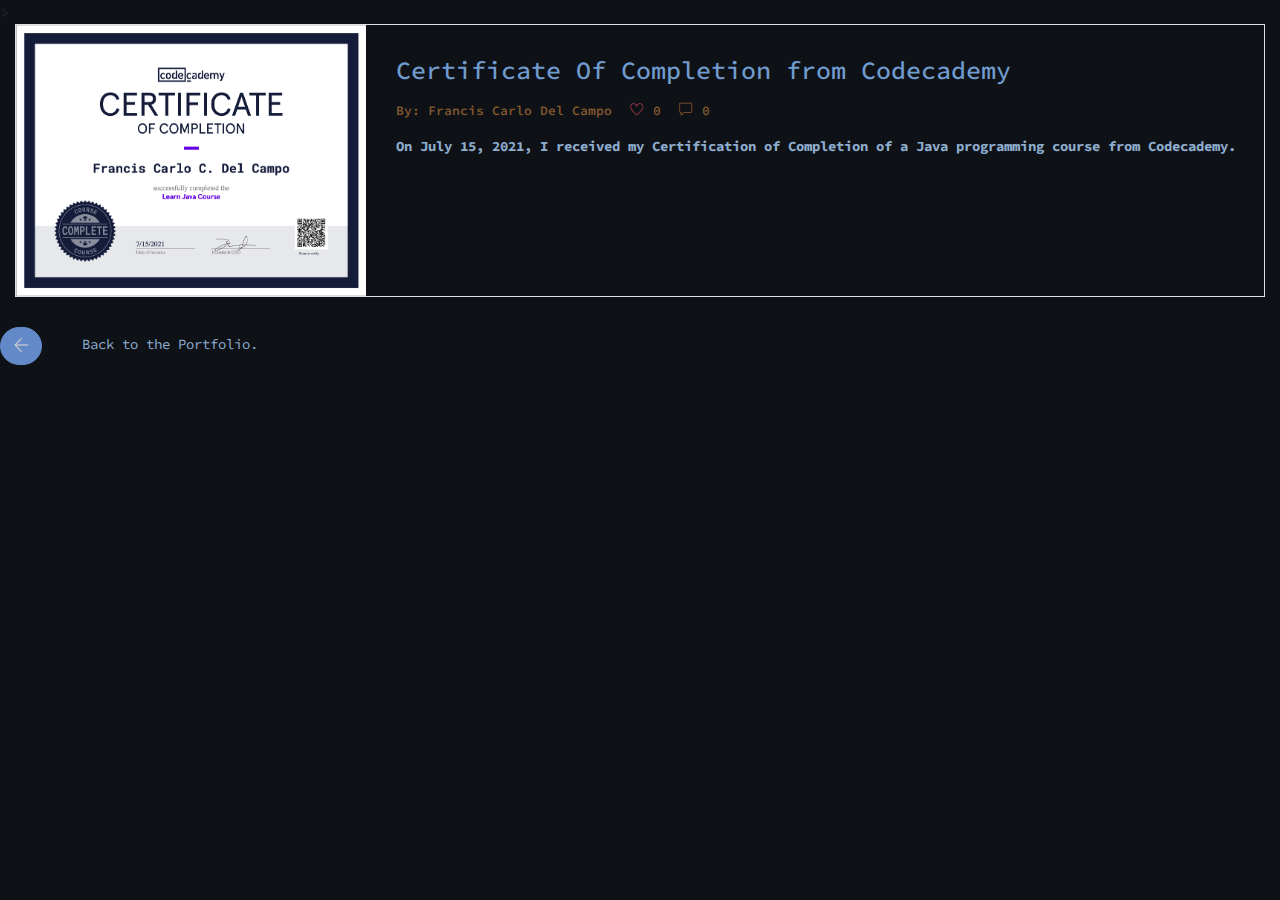
<file: codecademy.html>
<!DOCTYPE html>
<html lang="en">
<head>
	<meta charset="utf-8">
    <meta name="viewport" content="width=device-width, initial-scale=1, shrink-to-fit=no">>
    <meta name="author" content="Devcrud">
    <title>Certificate Of Completion From Codecademy</title>
    <!-- font icons -->
    <link rel="stylesheet" href="assets/vendors/themify-icons/css/themify-icons.css">
    <!-- Bootstrap + JohnDoe main styles -->
	<link rel="stylesheet" type="text/css" href="assets/css/johndoe.css">
    <style>
        .btn {
            position: relative;
            animation: moveLeftRight 3s infinite;
        }
    
        @keyframes moveLeftRight {
            0%, 100% {
                transform: translateX(0); /* No horizontal movement */
            }
            50% {
                transform: translateX(20px); /* Move to the right */
            }
        }
    
        /* Define the keyframes for the swoosh effect */
        .hover-header {
            animation: hoverEffect 2s ease-out;
            animation-fill-mode: forwards;
            opacity: 0;
            position: relative;
            left: -100px; /* Initial x position */
        }
    
        @keyframes hoverEffect {
            0% {
                opacity: 0;
                left: -100px; /* Starting x position */
            }
            100% {
                opacity: 1;
                left: 0; /* Final x position */
            }
        }
    </style>
    
</head>
<body data-spy="scroll" data-target=".navbar" data-offset="40" id="home">
    <div class="blog-card">
        <div class="img-holder">
            <img src="assets/imgs/codecademy.jpg">
        </div>
        <div class="content-holder">
            <h6 class="title">Certificate Of Completion from Codecademy</h6>

            <p class="post-details">
                <a href="#">By: Francis Carlo Del Campo</a>
                <a href="#"><i class="ti-heart text-danger"></i> 0</a>
                <a href="#"><i class="ti-comment"></i> 0</a>
            </p>
            
            <p><b>On July 15, 2021, I received my Certification of Completion of a Java programming course from Codecademy.</b></p>
        </div>
    </div>
    <p>            
        <button class="btn btn-primary btn-rounded" id="scrollButton">
            <a href="index.html#portfolio">
                <i class="ti-arrow-left"></i>
            </a>
        </button>
        &#160 &#160 Back to the Portfolio.
    </p><!-- end of blog wrapper -->
</body>
</file>
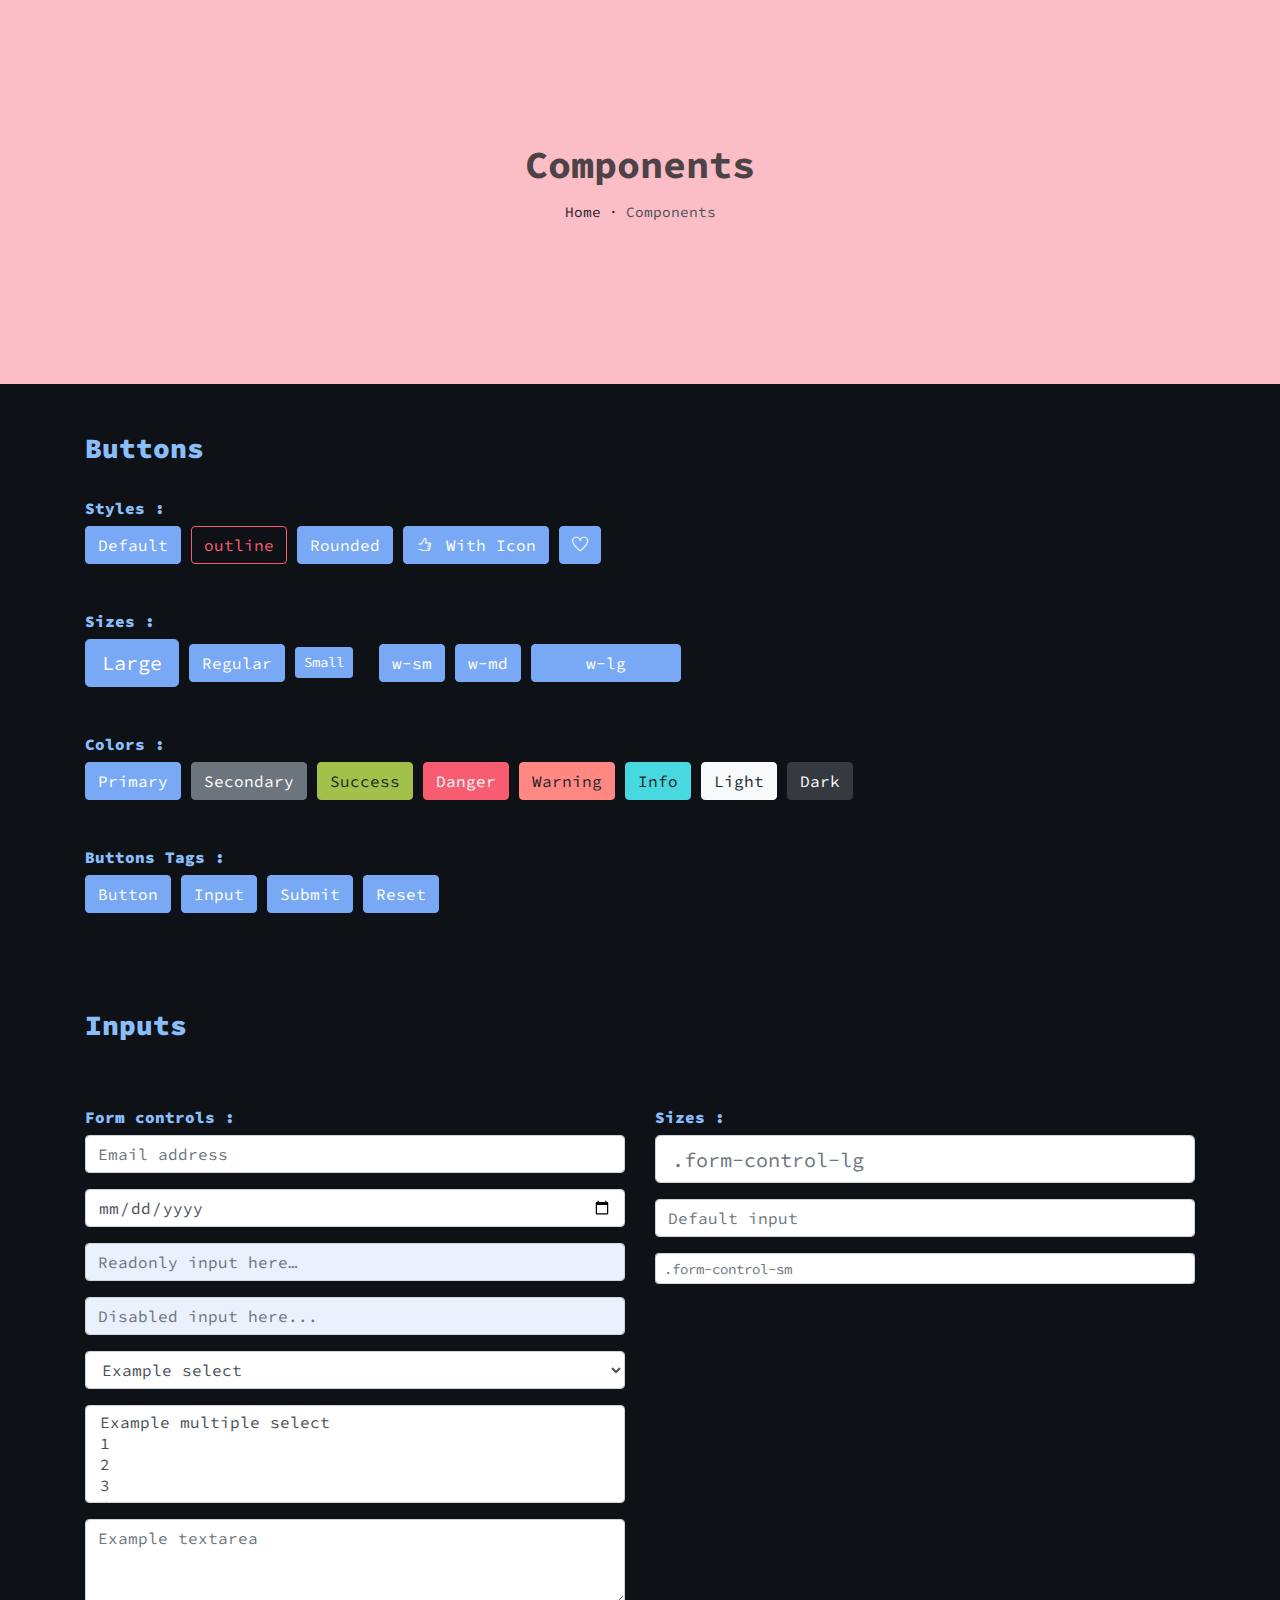
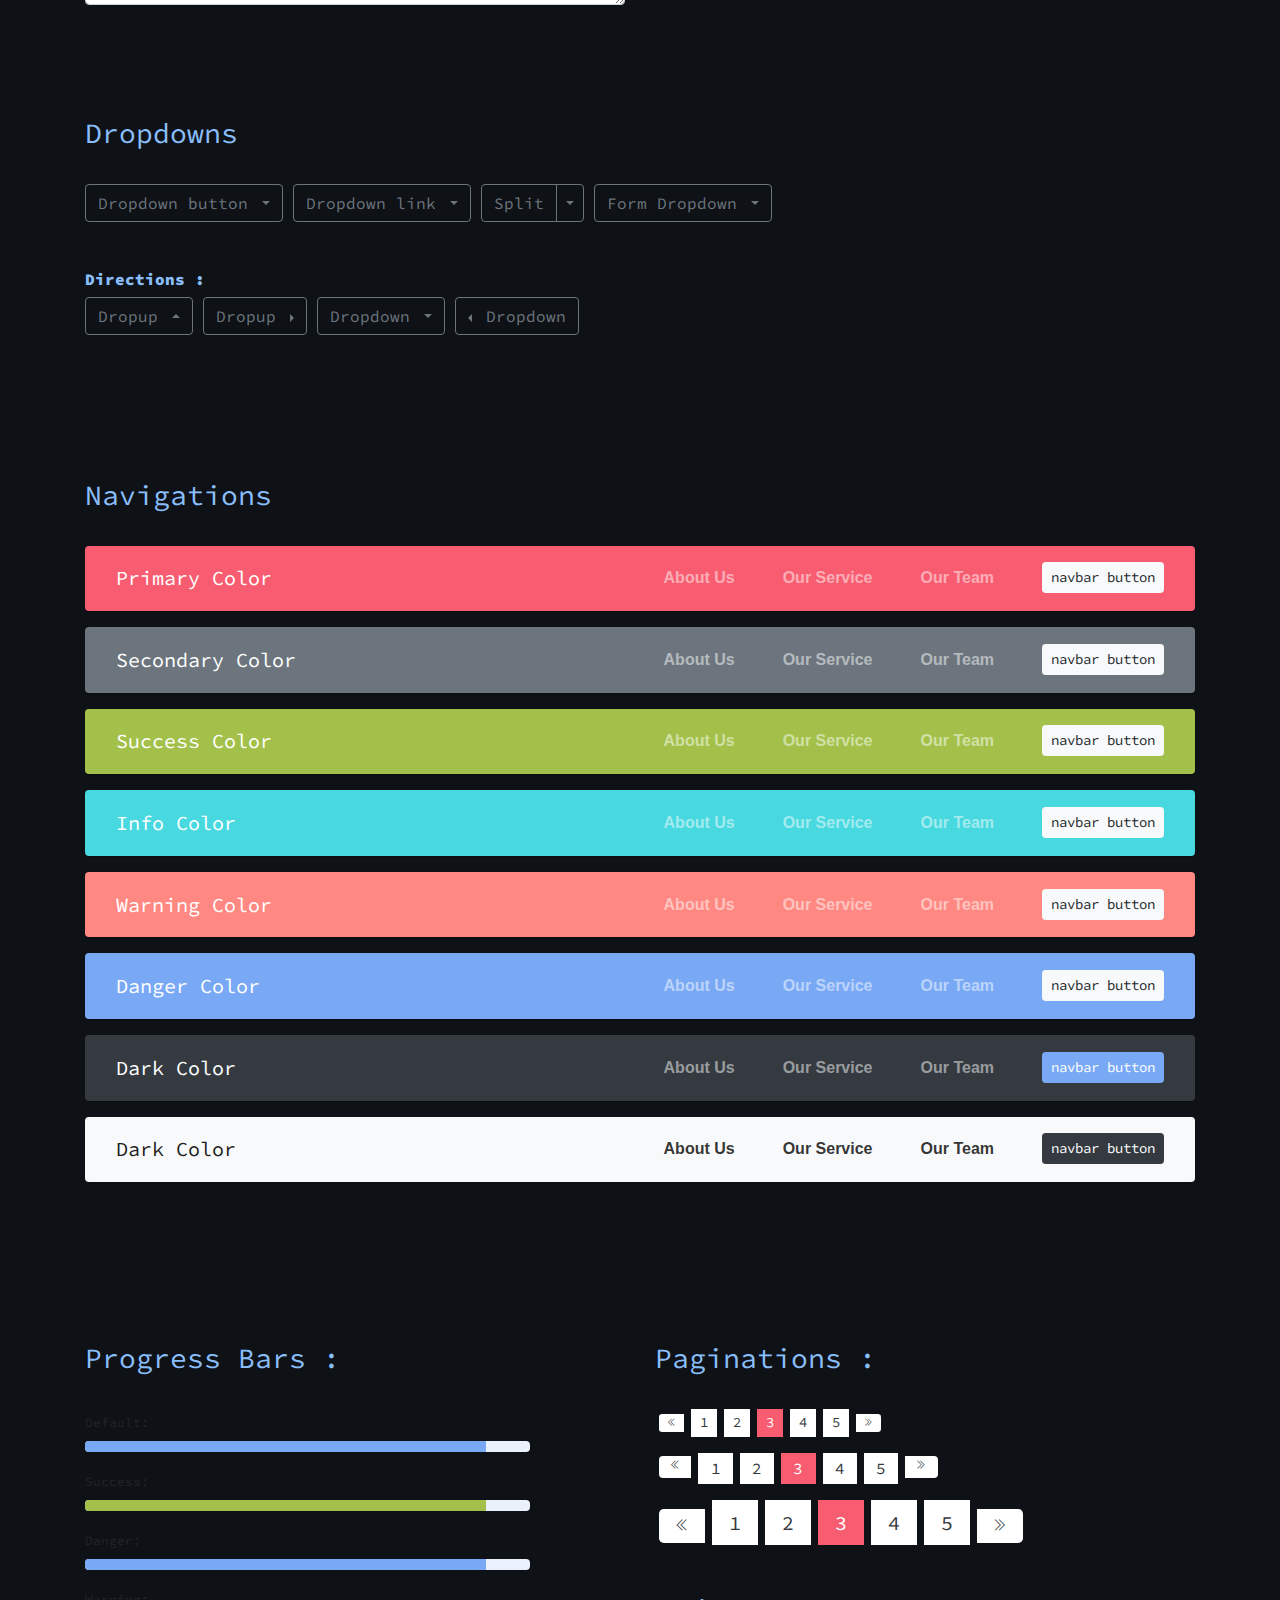
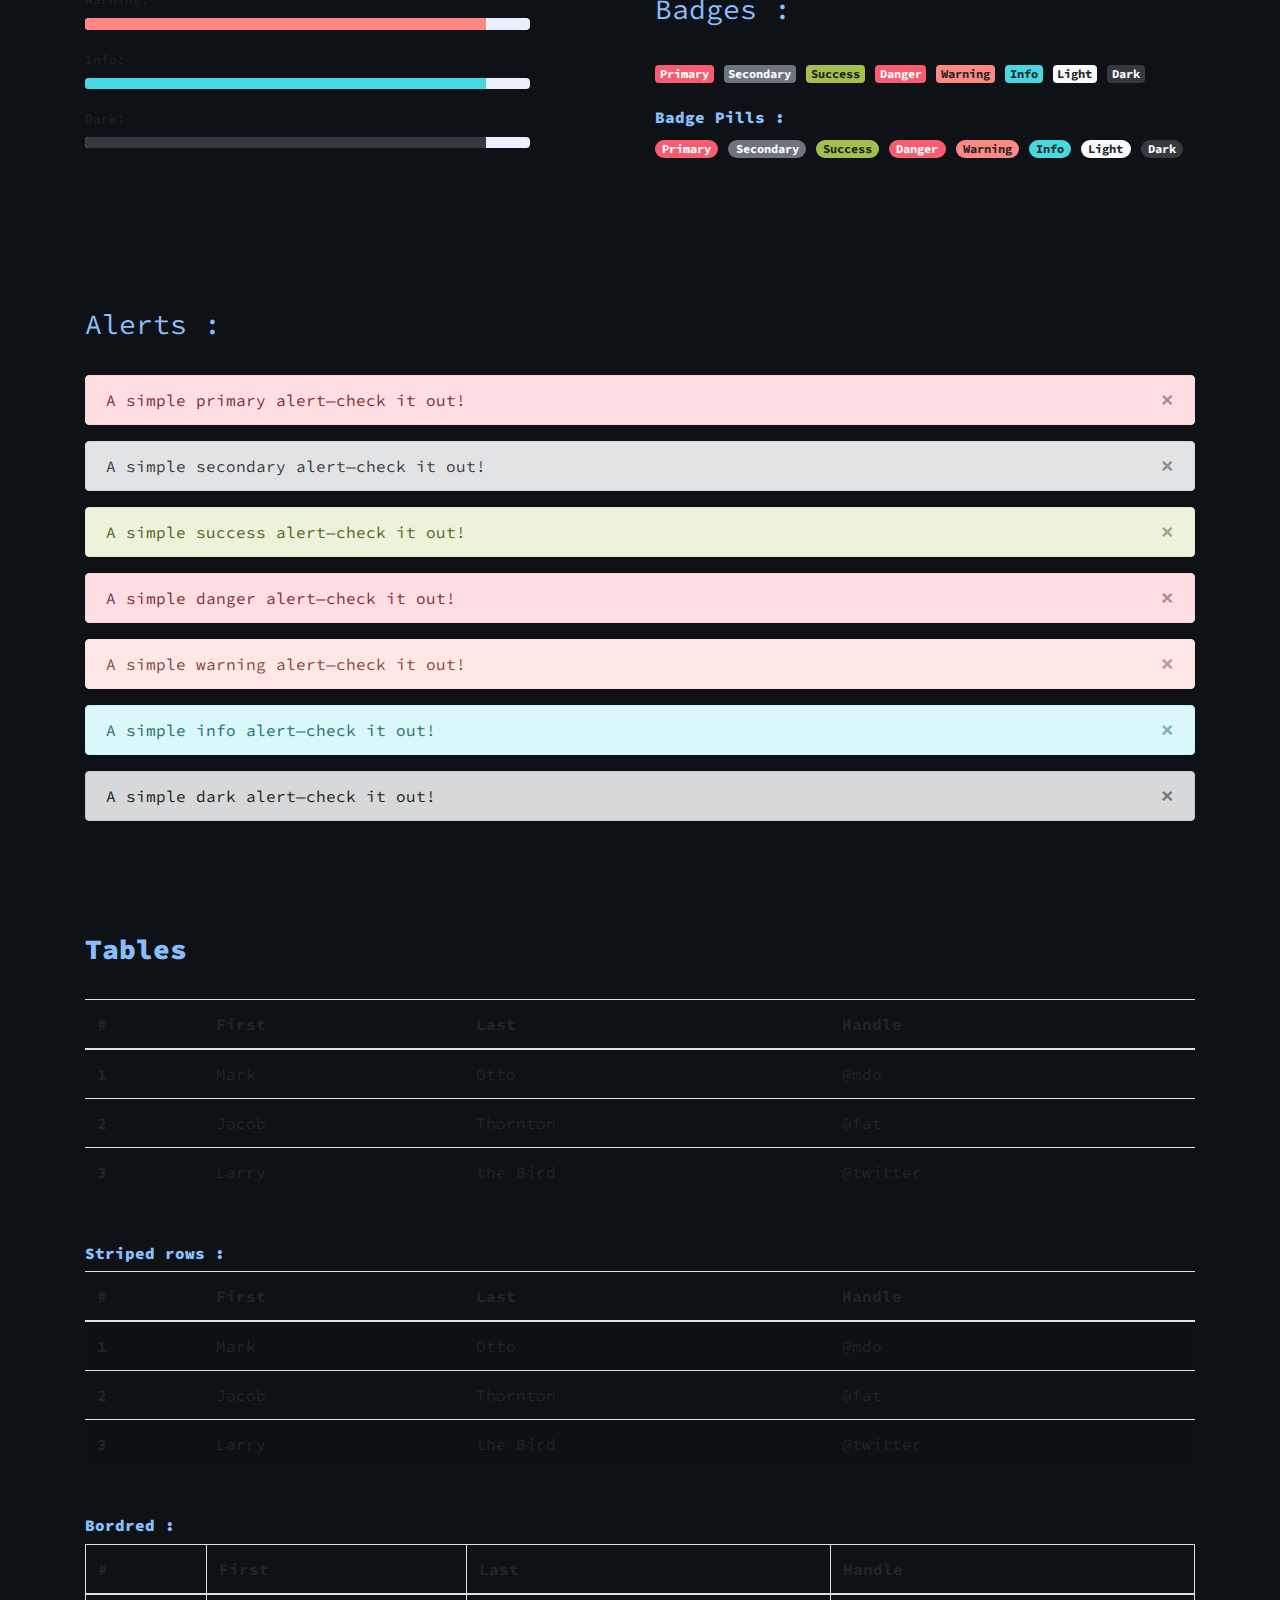
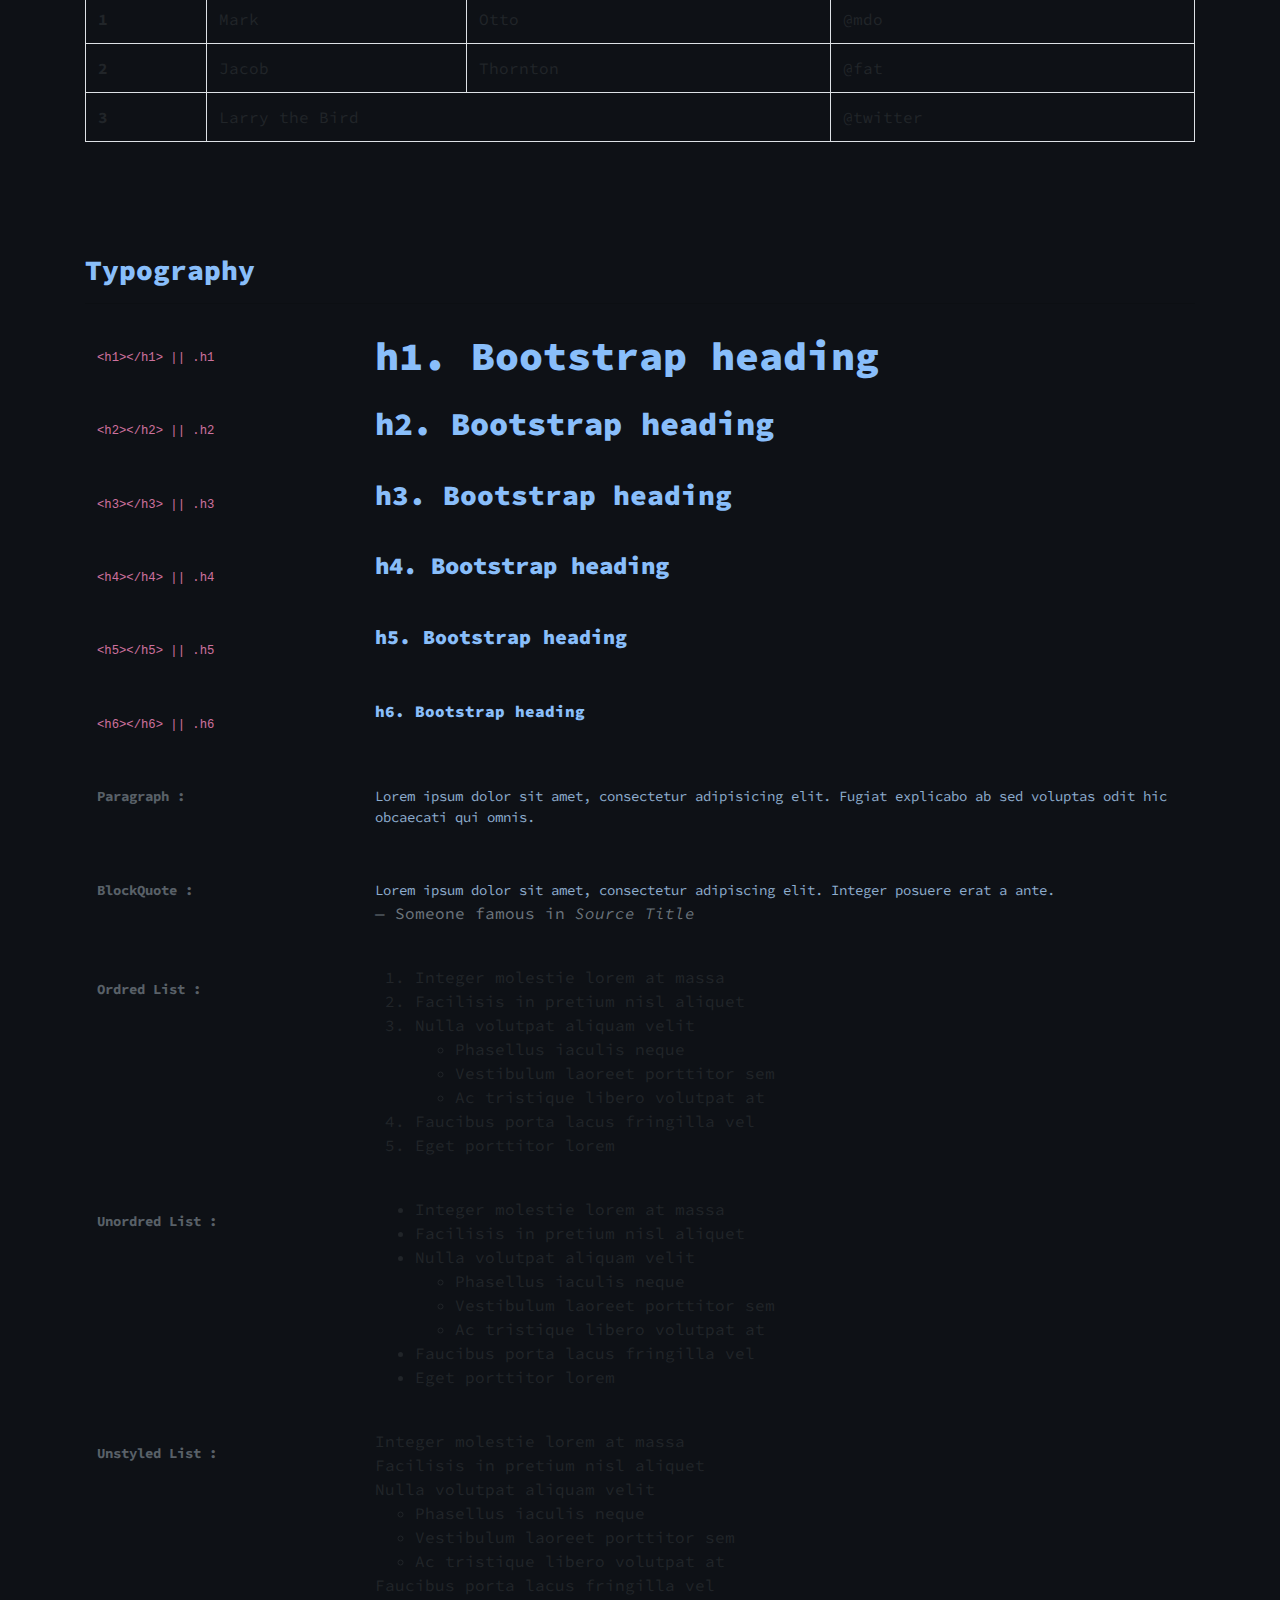
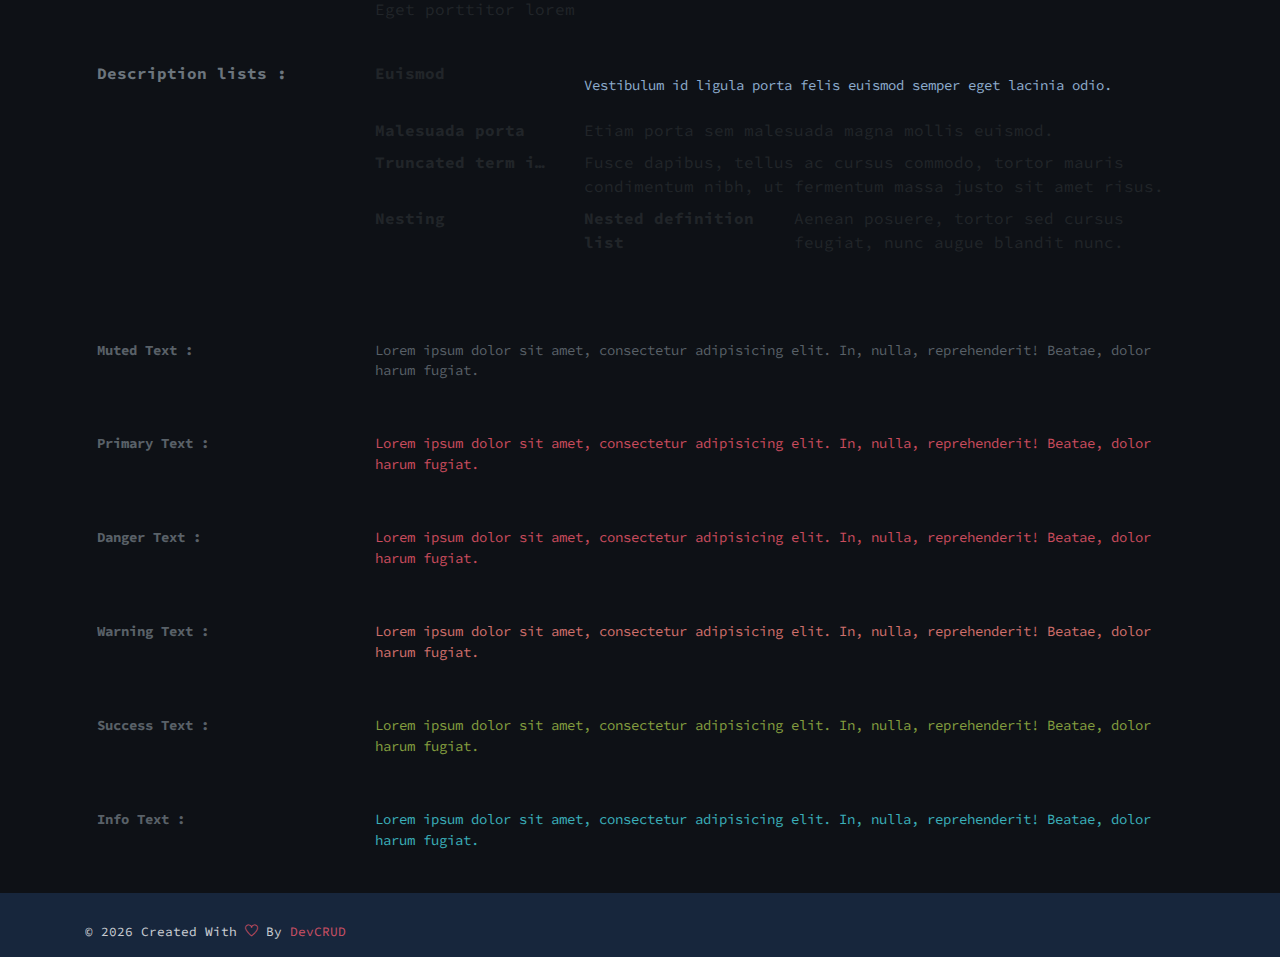
<file: components.html>
<!DOCTYPE html>
<html lang="en">
<head>
   <meta charset="utf-8">
   <meta name="viewport" content="width=device-width, initial-scale=1, shrink-to-fit=no">
   <meta name="description" content="Start your development with JohnDoe landing page.">
   <meta name="author" content="Devcrud">
   <title>JohnDoe Landing page | Components</title>
   <link rel="icon" href="assets/imgs/favicon.png" type="image/png">
   <!-- font icons -->
   <link rel="stylesheet" href="assets/vendors/themify-icons/css/themify-icons.css">
   <!-- Bootstrap + Steller  -->
   <link rel="stylesheet" href="assets/css/johndoe.css">
</head>
<body>

   <!-- Page Header -->
   <header class="header header-mini"> 
      <div class="header-title">Components</div> 
      <nav aria-label="breadcrumb">
         <ol class="breadcrumb">
            <li class="breadcrumb-item"><a href="/">Home</a></li>
            <li class="breadcrumb-item active" aria-current="page">Components</li>
         </ol>
      </nav>
   </header> <!-- End Of Page Header -->

   <!-- main content -->
   <div class="container">

      <!-- Buttons -->
      <h3 class="mt-5">Buttons</h3>
      <hr>
      <h6 class="section-secondary-title">Styles :</h6>
      <button class="btn btn-primary">Default</button>
      <button class="btn btn-outline-primary">outline</button>
      <button class="btn btn-primary rounded">Rounded</button>
      <button class="btn btn-primary rounded"><i class="ti-thumb-up pr-1"></i> With Icon</button>
      <button class="btn btn-primary circle"><i class="ti-heart"></i></button>

      <h6 class="section-secondary-title mt-5">Sizes :</h6>
      <button class="btn btn-primary btn-lg">Large</button>
      <button class="btn btn-primary ">Regular</button>
      <button class="btn btn-primary btn-sm">Small</button>
      <button class="btn btn-primary w-sm ml-3">w-sm</button>
      <button class="btn btn-primary w-md">w-md</button>
      <button class="btn btn-primary w-lg">w-lg</button>

      <h6 class="section-secondary-title mt-5">Colors :</h6>          
      <button type="button" class="btn btn-primary">Primary</button>
      <button type="button" class="btn btn-secondary">Secondary</button>
      <button type="button" class="btn btn-success">Success</button>
      <button type="button" class="btn btn-danger">Danger</button>
      <button type="button" class="btn btn-warning">Warning</button>
      <button type="button" class="btn btn-info">Info</button>
      <button type="button" class="btn btn-light">Light</button>
      <button type="button" class="btn btn-dark">Dark</button>

      <h6 class="section-secondary-title mt-5">Buttons Tags :</h6>
      <button class="btn btn-primary" type="submit">Button</button>
      <input class="btn btn-primary" type="button" value="Input">
      <input class="btn btn-primary" type="submit" value="Submit">
      <input class="btn btn-primary" type="reset" value="Reset">
      
      <!-- devider -->
      <div class="py-5"></div>

      <!-- Inputs -->
      <h3>Inputs</h3>
      <hr>
      <div class="row mt-5">
         <div class="col-md-6">
            <h6 class="section-secondary-title">Form controls :</h6>        
            <div class="form-group">
               <input type="email" class="form-control" id="exampleFormControlInput1" placeholder="Email address">
            </div>
            <div class="form-group">
               <input type="date" class="form-control" id="exampleFormControlInput1" placeholder="Date">
            </div>
            <div class="form-group">
               <input class="form-control" type="text" placeholder="Readonly input here…" readonly>
            </div>
            <div class="form-group">
               <input class="form-control" id="disabledInput" type="text" placeholder="Disabled input here..." disabled>
            </div>
            <div class="form-group">
               <select class="form-control" id="exampleFormControlSelect1">
                  <option>Example select</option>
                  <option>1</option>
                  <option>2</option>
                  <option>3</option>
                  <option>4</option>
                  <option>5</option>
               </select>
            </div>
            <div class="form-group">
               <select multiple class="form-control" id="exampleFormControlSelect2">
                  <option>Example multiple select</option>
                  <option>1</option>
                  <option>2</option>
                  <option>3</option>
                  <option>4</option>
                  <option>5</option>
               </select>
            </div>
            <div class="form-group">
               <textarea class="form-control" id="exampleFormControlTextarea1" rows="3" placeholder="Example textarea"></textarea>
            </div>
         </div>
         <div class="col-md-6">
            <h6 class="section-secondary-title">Sizes :</h6>    
            <div class="form-group">
               <input class="form-control form-control-lg" type="text" placeholder=".form-control-lg">             
            </div>
            <div class="form-group">
               <input class="form-control" type="text" placeholder="Default input">
            </div>
            <div class="form-group">
               <input class="form-control form-control-sm" type="text" placeholder=".form-control-sm"> 
            </div>
         </div>
      </div> <!-- end of inputs -->   

      <!-- devider -->
      <div class="py-5"></div>             

      <!-- Dropdowns -->
      <h3 class="components-section-title font-weight-normal">Dropdowns</h3>
      <hr>
      <div class="dropdown d-inline-block">
         <button class="btn btn-outline-secondary dropdown-toggle" type="button" id="dropdownMenuButton" data-toggle="dropdown" aria-haspopup="true" aria-expanded="false">
         Dropdown button
         </button>
         <div class="dropdown-menu" aria-labelledby="dropdownMenuButton">
         <a class="dropdown-item" href="#">Action</a>
         <a class="dropdown-item" href="#">Another action</a>
         <a class="dropdown-item" href="#">Something else here</a>
         </div>
      </div>
      <div class="dropdown d-inline-block">
         <a class="btn btn-outline-secondary dropdown-toggle" href="#" role="button" id="dropdownMenuLink" data-toggle="dropdown" aria-haspopup="true" aria-expanded="false">
            Dropdown link
         </a>
         <div class="dropdown-menu" aria-labelledby="dropdownMenuLink">
            <a class="dropdown-item" href="#">Action</a>
            <a class="dropdown-item" href="#">Another action</a>
            <a class="dropdown-item" href="#">Something else here</a>
         </div>
      </div>
      <div class="btn-group">
         <button type="button" class="btn btn-outline-secondary">Split</button>
         <button type="button" class="btn btn-outline-secondary dropdown-toggle dropdown-toggle-split" data-toggle="dropdown" aria-haspopup="true" aria-expanded="false">
         <span class="sr-only">Toggle Dropdown</span>
         </button>
         <div class="dropdown-menu">
            <a class="dropdown-item" href="#">Action</a>
            <a class="dropdown-item" href="#">Another action</a>
            <a class="dropdown-item" href="#">Something else here</a>
            <div class="dropdown-divider"></div>
            <a class="dropdown-item" href="#">Separated link</a>
         </div>
      </div>
      <div class="btn-group">
         <button class="btn btn-outline-secondary dropdown-toggle" type="button" id="dropdownMenuButton" data-toggle="dropdown" aria-haspopup="true" aria-expanded="false">
            Form Dropdown
         </button>
         <div class="dropdown-menu form">
            <form class="px-4 py-3">
               <div class="form-group">
                  <input type="email" class="form-control" id="exampleDropdownFormEmail1" placeholder="email@example.com">
               </div>
               <div class="form-group">
                  <input type="password" class="form-control" id="exampleDropdownFormPassword1" placeholder="Password">
               </div>
               <div class="form-check mb-3">
                  <input type="checkbox" class="form-check-input" id="dropdownCheck">
                  <label class="form-check-label" for="dropdownCheck">
                     Remember me
                  </label>
               </div>
               <button type="submit" class="btn btn-primary btn-block">Sign in</button>
            </form>
            <div class="dropdown-divider"></div>
            <a class="dropdown-item" href="#"><small>New around here? Sign up</small></a>
            <a class="dropdown-item" href="#"><small>Forgot password?</small></a>
         </div>
      </div>       
      <h6 class="section-secondary-title mt-5">Directions :</h6>  
      <div class="btn-group dropup">
         <button type="button" class="btn btn-outline-secondary dropdown-toggle" data-toggle="dropdown" aria-haspopup="true" aria-expanded="false">
            Dropup
         </button>
         <div class="dropdown-menu">
            <a class="dropdown-item" href="#">Action</a>
            <a class="dropdown-item" href="#">Another action</a>
            <a class="dropdown-item" href="#">Something else here</a>
            <div class="dropdown-divider"></div>
            <a class="dropdown-item" href="#">Separated link</a>
         </div>
      </div>
      <div class="btn-group dropright">
         <button type="button" class="btn btn-outline-secondary dropdown-toggle" data-toggle="dropdown" aria-haspopup="true" aria-expanded="false">
            Dropup
         </button>
         <div class="dropdown-menu">
            <a class="dropdown-item" href="#">Action</a>
            <a class="dropdown-item" href="#">Another action</a>
            <a class="dropdown-item" href="#">Something else here</a>
            <div class="dropdown-divider"></div>
            <a class="dropdown-item" href="#">Separated link</a>
         </div>
      </div>
      <div class="btn-group">
         <button type="button" class="btn btn-outline-secondary dropdown-toggle" data-toggle="dropdown" aria-haspopup="true" aria-expanded="false">
            Dropdown
         </button>
         <div class="dropdown-menu">
            <a class="dropdown-item" href="#">Action</a>
            <a class="dropdown-item" href="#">Another action</a>
            <a class="dropdown-item" href="#">Something else here</a>
            <div class="dropdown-divider"></div>
            <a class="dropdown-item" href="#">Separated link</a>
         </div>
      </div>
      <div class="btn-group dropleft">
         <button type="button" class="btn btn-outline-secondary dropdown-toggle" data-toggle="dropdown" aria-haspopup="true" aria-expanded="false">
            Dropdown
         </button>
         <div class="dropdown-menu">
            <a class="dropdown-item" href="#">Action</a>
            <a class="dropdown-item" href="#">Another action</a>
            <a class="dropdown-item" href="#">Something else here</a>
            <div class="dropdown-divider"></div>
            <a class="dropdown-item" href="#">Separated link</a>
         </div>
      </div> <!-- end of Dropdowns -->  

      <!-- devider -->
      <div class="py-5"></div>   

      <!-- navbars -->
      <h3 class="components-section-title font-weight-normal mt-5">Navigations</h3>
      <hr>
      <nav class="navbar navbar-expand-sm navbar-dark bg-primary rounded shadow mb-3">
         <div class="container">
            <a class="navbar-brand" href="#">Primary Color</a>
            <button class="navbar-toggler ml-auto" type="button" data-toggle="collapse" data-target="#navbarSupportedContent" aria-controls="navbarSupportedContent" aria-expanded="false" aria-label="Toggle navigation">
            <span class="navbar-toggler-icon"></span>
            </button>
            <div class="collapse navbar-collapse" id="navbarSupportedContent">
               <ul class="navbar-nav ml-auto"> 
                  <li class="nav-item">
                     <a class="nav-link" href="#about">About Us</a>
                  </li>
                  <li class="nav-item">
                     <a class="nav-link" href="#service">Our Service</a>
                  </li>
                  <li class="nav-item">
                     <a class="nav-link" href="#team">Our Team</a>
                  </li>
                  <li class="nav-item">
                     <a href="#book-table" class="ml-4 mt-1 btn btn-light btn-sm">navbar button</a>
                  </li>
               </ul>                       
            </div>
         </div>
      </nav>
      <nav class="navbar navbar-expand-sm navbar-dark bg-secondary rounded shadow mb-3">
         <div class="container">
            <a class="navbar-brand" href="#">Secondary Color</a>
            <button class="navbar-toggler ml-auto" type="button" data-toggle="collapse" data-target="#navbarSupportedContent" aria-controls="navbarSupportedContent" aria-expanded="false" aria-label="Toggle navigation">
            <span class="navbar-toggler-icon"></span>
            </button>
            <div class="collapse navbar-collapse" id="navbarSupportedContent">
               <ul class="navbar-nav ml-auto"> 
                  <li class="nav-item">
                     <a class="nav-link" href="#about">About Us</a>
                  </li>
                  <li class="nav-item">
                     <a class="nav-link" href="#service">Our Service</a>
                  </li>
                  <li class="nav-item">
                     <a class="nav-link" href="#team">Our Team</a>
                  </li>
                  <li class="nav-item">
                     <a href="#book-table" class="ml-4 mt-1 btn btn-light btn-sm">navbar button</a>
                  </li>
               </ul>                       
            </div>
         </div>
      </nav>
      <nav class="navbar navbar-expand-sm navbar-dark bg-success rounded shadow mb-3">
         <div class="container">
            <a class="navbar-brand" href="#">Success Color</a>
            <button class="navbar-toggler ml-auto" type="button" data-toggle="collapse" data-target="#navbarSupportedContent" aria-controls="navbarSupportedContent" aria-expanded="false" aria-label="Toggle navigation">
            <span class="navbar-toggler-icon"></span>
            </button>
            <div class="collapse navbar-collapse" id="navbarSupportedContent">
               <ul class="navbar-nav ml-auto"> 
                  <li class="nav-item">
                     <a class="nav-link" href="#about">About Us</a>
                  </li>
                  <li class="nav-item">
                     <a class="nav-link" href="#service">Our Service</a>
                  </li>
                  <li class="nav-item">
                     <a class="nav-link" href="#team">Our Team</a>
                  </li>
                  <li class="nav-item">
                     <a href="#book-table" class="ml-4 mt-1 btn btn-light btn-sm">navbar button</a>
                  </li>
               </ul>                       
            </div>
         </div>
      </nav>
      <nav class="navbar navbar-expand-sm navbar-dark bg-info rounded shadow mb-3">
         <div class="container">
            <a class="navbar-brand" href="#">Info Color</a>
            <button class="navbar-toggler ml-auto" type="button" data-toggle="collapse" data-target="#navbarSupportedContent" aria-controls="navbarSupportedContent" aria-expanded="false" aria-label="Toggle navigation">
            <span class="navbar-toggler-icon"></span>
            </button>
            <div class="collapse navbar-collapse" id="navbarSupportedContent">
               <ul class="navbar-nav ml-auto"> 
                  <li class="nav-item">
                     <a class="nav-link" href="#about">About Us</a>
                  </li>
                  <li class="nav-item">
                     <a class="nav-link" href="#service">Our Service</a>
                  </li>
                  <li class="nav-item">
                     <a class="nav-link" href="#team">Our Team</a>
                  </li>
                  <li class="nav-item">
                     <a href="#book-table" class="ml-4 mt-1 btn btn-light btn-sm">navbar button</a>
                  </li>
               </ul>                       
            </div>
         </div>
      </nav>
      <nav class="navbar navbar-expand-sm navbar-dark bg-warning rounded shadow mb-3">
         <div class="container">
            <a class="navbar-brand" href="#">Warning Color</a>
            <button class="navbar-toggler ml-auto" type="button" data-toggle="collapse" data-target="#navbarSupportedContent" aria-controls="navbarSupportedContent" aria-expanded="false" aria-label="Toggle navigation">
            <span class="navbar-toggler-icon"></span>
            </button>
            <div class="collapse navbar-collapse" id="navbarSupportedContent">
               <ul class="navbar-nav ml-auto"> 
                  <li class="nav-item">
                     <a class="nav-link" href="#about">About Us</a>
                  </li>
                  <li class="nav-item">
                     <a class="nav-link" href="#service">Our Service</a>
                  </li>
                  <li class="nav-item">
                     <a class="nav-link" href="#team">Our Team</a>
                  </li>
                  <li class="nav-item">
                     <a href="#book-table" class="ml-4 mt-1 btn btn-light btn-sm">navbar button</a>
                  </li>
               </ul>                       
            </div>
         </div>
      </nav>
      <nav class="navbar navbar-expand-sm navbar-dark bg-danger rounded shadow mb-3">
         <div class="container">
            <a class="navbar-brand" href="#">Danger Color</a>
            <button class="navbar-toggler ml-auto" type="button" data-toggle="collapse" data-target="#navbarSupportedContent" aria-controls="navbarSupportedContent" aria-expanded="false" aria-label="Toggle navigation">
            <span class="navbar-toggler-icon"></span>
            </button>
            <div class="collapse navbar-collapse" id="navbarSupportedContent">
               <ul class="navbar-nav ml-auto"> 
                  <li class="nav-item">
                     <a class="nav-link" href="#about">About Us</a>
                  </li>
                  <li class="nav-item">
                     <a class="nav-link" href="#service">Our Service</a>
                  </li>
                  <li class="nav-item">
                     <a class="nav-link" href="#team">Our Team</a>
                  </li>
                  <li class="nav-item">
                     <a href="#book-table" class="ml-4 mt-1 btn btn-light btn-sm">navbar button</a>
                  </li>
               </ul>                       
            </div>
         </div>
      </nav>
      <nav class="navbar navbar-expand-sm navbar-dark bg-dark rounded shadow mb-3">
         <div class="container">
            <a class="navbar-brand" href="#">Dark Color</a>
            <button class="navbar-toggler ml-auto" type="button" data-toggle="collapse" data-target="#navbarSupportedContent" aria-controls="navbarSupportedContent" aria-expanded="false" aria-label="Toggle navigation">
            <span class="navbar-toggler-icon"></span>
            </button>
            <div class="collapse navbar-collapse" id="navbarSupportedContent">
               <ul class="navbar-nav ml-auto"> 
                  <li class="nav-item">
                     <a class="nav-link" href="#about">About Us</a>
                  </li>
                  <li class="nav-item">
                     <a class="nav-link" href="#service">Our Service</a>
                  </li>
                  <li class="nav-item">
                     <a class="nav-link" href="#team">Our Team</a>
                  </li>
                  <li class="nav-item">
                     <a href="#book-table" class="ml-4 mt-1 btn btn-primary btn-sm">navbar button</a>
                  </li>
               </ul>                       
            </div>
         </div>
      </nav>
      <nav class="navbar navbar-expand-sm navbar-light bg-light rounded shadow mb-3">
         <div class="container">
            <a class="navbar-brand" href="#">Dark Color</a>
            <button class="navbar-toggler ml-auto" type="button" data-toggle="collapse" data-target="#navbarSupportedContent" aria-controls="navbarSupportedContent" aria-expanded="false" aria-label="Toggle navigation">
            <span class="navbar-toggler-icon"></span>
            </button>
            <div class="collapse navbar-collapse" id="navbarSupportedContent">
               <ul class="navbar-nav ml-auto"> 
                  <li class="nav-item">
                     <a class="nav-link" href="#about">About Us</a>
                  </li>
                  <li class="nav-item">
                     <a class="nav-link" href="#service">Our Service</a>
                  </li>
                  <li class="nav-item">
                     <a class="nav-link" href="#team">Our Team</a>
                  </li>
                  <li class="nav-item">
                     <a href="#book-table" class="ml-4 mt-1 btn btn-dark btn-sm">navbar button</a>
                  </li>
               </ul>                       
            </div>
         </div>
      </nav>
      <!-- End of navbars -->

      <!-- devider -->
      <div class="py-5"></div>   
      
      <!-- progress bars -->
      <div class="row justify-content-between">
         <div class="col-md-5">
            <h3 class="components-section-title font-weight-normal mt-5">Progress Bars :</h3>
            <hr>
            <small>Default: </small>
            <div class="progress mt-2 mb-3">
               <div class="progress-bar" role="progressbar" style="width: 90%" aria-valuenow="25" aria-valuemin="0" aria-valuemax="100"></div>
            </div>
            <small>Success:</small>
            <div class="progress mt-2 mb-3">
               <div class="progress-bar bg-success" role="progressbar" style="width: 90%" aria-valuenow="25" aria-valuemin="0" aria-valuemax="100"></div>
            </div>
            <small>Danger:</small>
            <div class="progress mt-2 mb-3">
               <div class="progress-bar bg-danger" role="progressbar" style="width: 90%" aria-valuenow="25" aria-valuemin="0" aria-valuemax="100"></div>
            </div>
            <small>Warning:</small>
            <div class="progress mt-2 mb-3">
               <div class="progress-bar bg-warning" role="progressbar" style="width: 90%" aria-valuenow="25" aria-valuemin="0" aria-valuemax="100"></div>
            </div>
            <small>Info:</small>
            <div class="progress mt-2 mb-3">
               <div class="progress-bar bg-info" role="progressbar" style="width: 90%" aria-valuenow="25" aria-valuemin="0" aria-valuemax="100"></div>
            </div>
            <small>Dark:</small>
            <div class="progress mt-2 mb-3">
               <div class="progress-bar bg-dark" role="progressbar" style="width: 90%" aria-valuenow="25" aria-valuemin="0" aria-valuemax="100"></div>
            </div>
         </div>
         <div class="col-md-6">
            <h3 class="components-section-title font-weight-normal mt-5">Paginations :</h3>
            <hr>
            <nav aria-label="Page navigation example">
               <ul class="pagination pagination-sm">
                  <li class="page-item"><a class="page-link" href="#"><i class="ti-angle-double-left"></i></a></li>
                  <li class="page-item"><a class="page-link" href="#">1</a></li>
                  <li class="page-item"><a class="page-link" href="#">2</a></li>
                  <li class="page-item active"><a class="page-link" href="#">3</a></li>
                  <li class="page-item"><a class="page-link" href="#">4</a></li>
                  <li class="page-item"><a class="page-link" href="#">5</a></li>
                  <li class="page-item"><a class="page-link" href="#"><i class="ti-angle-double-right"></i></a></li>
               </ul>
            </nav>
            <nav aria-label="Page navigation example">
               <ul class="pagination">
               <li class="page-item"><a class="page-link" href="#"><i class="ti-angle-double-left"></i></a></li>
                  <li class="page-item"><a class="page-link" href="#">1</a></li>
                  <li class="page-item"><a class="page-link" href="#">2</a></li>
                  <li class="page-item active"><a class="page-link" href="#">3</a></li>
                  <li class="page-item"><a class="page-link" href="#">4</a></li>
                  <li class="page-item"><a class="page-link" href="#">5</a></li>
                  <li class="page-item"><a class="page-link" href="#"><i class="ti-angle-double-right"></i></a></li>
               </ul>
            </nav>
            <nav aria-label="Page navigation example">
               <ul class="pagination pagination-lg">
                  <li class="page-item"><a class="page-link" href="#"><i class="ti-angle-double-left"></i></a></li>
                  <li class="page-item"><a class="page-link" href="#">1</a></li>
                  <li class="page-item"><a class="page-link" href="#">2</a></li>
                  <li class="page-item active"><a class="page-link" href="#">3</a></li>
                  <li class="page-item"><a class="page-link" href="#">4</a></li>
                  <li class="page-item"><a class="page-link" href="#">5</a></li>
                  <li class="page-item"><a class="page-link" href="#"><i class="ti-angle-double-right"></i></a></li>
               </ul>
            </nav>

            <!-- Badges -->
            <h3 class="components-section-title font-weight-normal mt-5">Badges :</h3>
            <hr>
            <span class="badge badge-primary">Primary</span>
            <span class="badge badge-secondary">Secondary</span>
            <span class="badge badge-success">Success</span>
            <span class="badge badge-danger">Danger</span>
            <span class="badge badge-warning">Warning</span>
            <span class="badge badge-info">Info</span>
            <span class="badge badge-light">Light</span>
            <span class="badge badge-dark">Dark</span>
            <h6 class="section-secondary-title mt-4 mb-2">Badge Pills :</h6>
            <span class="badge badge-pill badge-primary">Primary</span>
            <span class="badge badge-pill badge-secondary">Secondary</span>
            <span class="badge badge-pill badge-success">Success</span>
            <span class="badge badge-pill badge-danger">Danger</span>
            <span class="badge badge-pill badge-warning">Warning</span>
            <span class="badge badge-pill badge-info">Info</span>
            <span class="badge badge-pill badge-light">Light</span>
            <span class="badge badge-pill badge-dark">Dark</span>
         </div>
      </div> <!-- End of Progress bars -->

      <!-- devider -->
      <div class="py-5"></div>  

      <!-- Alerts -->
      <h3 class="components-section-title font-weight-normal mt-5">Alerts :</h3>
      <hr>
      <div class="alert alert-primary alert-dismissible fade show" role="alert">
         A simple primary alert—check it out!
         <button type="button" class="close" data-dismiss="alert" aria-label="Close">
            <span aria-hidden="true">&times;</span>
         </button>
      </div>
      <div class="alert alert-secondary alert-dismissible fade show" role="alert">
         A simple secondary alert—check it out!
         <button type="button" class="close" data-dismiss="alert" aria-label="Close">
            <span aria-hidden="true">&times;</span>
         </button>
      </div>
      <div class="alert alert-success alert-dismissible fade show" role="alert">
         A simple success alert—check it out!
         <button type="button" class="close" data-dismiss="alert" aria-label="Close">
            <span aria-hidden="true">&times;</span>
         </button>
      </div>
      <div class="alert alert-danger alert-dismissible fade show" role="alert">
         A simple danger alert—check it out!
         <button type="button" class="close" data-dismiss="alert" aria-label="Close">
            <span aria-hidden="true">&times;</span>
         </button>
      </div>
      <div class="alert alert-warning alert-dismissible fade show" role="alert">
         A simple warning alert—check it out!
         <button type="button" class="close" data-dismiss="alert" aria-label="Close">
            <span aria-hidden="true">&times;</span>
         </button>
      </div>
      <div class="alert alert-info alert-dismissible fade show" role="alert">
         A simple info alert—check it out!
         <button type="button" class="close" data-dismiss="alert" aria-label="Close">
            <span aria-hidden="true">&times;</span>
         </button>
      </div>
      <div class="alert alert-dark alert-dismissible fade show" role="alert">
         A simple dark alert—check it out!
         <button type="button" class="close" data-dismiss="alert" aria-label="Close">
            <span aria-hidden="true">&times;</span>
         </button>
      </div>
      <!-- end of alerts -->

      <!-- devider -->
      <div class="py-5"></div> 
   
      <!-- tables -->
      <h3 class="components-section-title">Tables</h3>
      <hr>
      <table class="table">
         <thead>
            <tr>
               <th scope="col">#</th>
               <th scope="col">First</th>
               <th scope="col">Last</th>
               <th scope="col">Handle</th>
            </tr>
         </thead>
         <tbody>
            <tr>
               <th scope="row">1</th>
               <td>Mark</td>
               <td>Otto</td>
               <td>@mdo</td>
            </tr>
            <tr>
               <th scope="row">2</th>
               <td>Jacob</td>
               <td>Thornton</td>
               <td>@fat</td>
            </tr>
            <tr>
               <th scope="row">3</th>
               <td>Larry</td>
               <td>the Bird</td>
               <td>@twitter</td>
            </tr>
         </tbody>
      </table>

      <h6 class="section-secondary-title mt-5">Striped rows :</h6>
      <table class="table table-striped">
         <thead>
            <tr>
               <th scope="col">#</th>
               <th scope="col">First</th>
               <th scope="col">Last</th>
               <th scope="col">Handle</th>
            </tr>
         </thead>
         <tbody>
            <tr>
               <th scope="row">1</th>
               <td>Mark</td>
               <td>Otto</td>
               <td>@mdo</td>
            </tr>
            <tr>
               <th scope="row">2</th>
               <td>Jacob</td>
               <td>Thornton</td>
               <td>@fat</td>
            </tr>
            <tr>
               <th scope="row">3</th>
               <td>Larry</td>
               <td>the Bird</td>
               <td>@twitter</td>
            </tr>
         </tbody>
      </table>

      <h6 class="section-secondary-title mt-5">Bordred :</h6>
      <table class="table table-bordered">
         <thead>
            <tr>
               <th scope="col">#</th>
               <th scope="col">First</th>
               <th scope="col">Last</th>
               <th scope="col">Handle</th>
            </tr>
         </thead>
         <tbody>
            <tr>
               <th scope="row">1</th>
               <td>Mark</td>
               <td>Otto</td>
               <td>@mdo</td>
            </tr>
            <tr>
               <th scope="row">2</th>
               <td>Jacob</td>
               <td>Thornton</td>
               <td>@fat</td>
            </tr>
            <tr>
               <th scope="row">3</th>
               <td colspan="2">Larry the Bird</td>
               <td>@twitter</td>
            </tr>
         </tbody>
      </table>
      <!-- end of tables -->

      <!-- devider -->
      <div class="py-5"></div> 

      <!-- typography -->
      <h3 class="components-section-title">Typography</h3>
      <hr>
     
      <table class="table table-borderless v-align-center">
         <tbody>
            <tr>
               <td>
                  <p><code class="highlighter-rouge">&lt;h1&gt;&lt;/h1&gt; || .h1</code></p>
               </td>
               <td class="w-75"><span class="h1">h1. Bootstrap heading</span></td>
            </tr>
            <tr>
               <td>
                  <p><code class="highlighter-rouge">&lt;h2&gt;&lt;/h2&gt; || .h2</code></p>
               </td>
               <td><span class="h2">h2. Bootstrap heading</span></td>
            </tr>
            <tr>
               <td>
                  <p><code class="highlighter-rouge">&lt;h3&gt;&lt;/h3&gt; || .h3</code></p>
               </td>
               <td><span class="h3">h3. Bootstrap heading</span></td>
            </tr>
            <tr>
               <td>
                  <p><code class="highlighter-rouge">&lt;h4&gt;&lt;/h4&gt; || .h4</code></p>
               </td>
               <td><span class="h4">h4. Bootstrap heading</span></td>
            </tr>
            <tr>
               <td>
                  <p><code class="highlighter-rouge">&lt;h5&gt;&lt;/h5&gt; || .h5</code></p>
               </td>
               <td><span class="h5">h5. Bootstrap heading</span></td>
            </tr>
            <tr>
               <td>
                  <p><code class="highlighter-rouge">&lt;h6&gt;&lt;/h6&gt; || .h6</code></p>
               </td>
               <td><span class="h6">h6. Bootstrap heading</span></td>
            </tr>
            <tr>
               <td>
                  <p class="font-weight-bold text-muted">Paragraph :</p>
               </td>
               <td><p>Lorem ipsum dolor sit amet, consectetur adipisicing elit. Fugiat explicabo ab sed voluptas odit hic obcaecati qui omnis.</p></td>
            </tr>
            <tr>
               <td>
                  <p class="font-weight-bold text-muted">BlockQuote :</p>
               </td>
               <td>
                  <blockquote class="blockquote">
                     <p class="mb-0">Lorem ipsum dolor sit amet, consectetur adipiscing elit. Integer posuere erat a ante.</p>
                     <footer class="blockquote-footer">Someone famous in <cite title="Source Title">Source Title</cite></footer>
                  </blockquote>
               </td>
            </tr>

            
            <tr>
               <td><p class="font-weight-bold text-muted">Ordred List :</p></td>
               <td>
                  <ol>
                     <li>Integer molestie lorem at massa</li>
                     <li>Facilisis in pretium nisl aliquet</li>
                     <li>Nulla volutpat aliquam velit
                        <ul>
                           <li>Phasellus iaculis neque</li>
                           <li>Vestibulum laoreet porttitor sem</li>
                           <li>Ac tristique libero volutpat at</li>
                        </ul>
                     </li>
                     <li>Faucibus porta lacus fringilla vel</li>
                     <li>Eget porttitor lorem</li>
                  </ol>
               </td>
            </tr>
            <tr>
               <td><p class="font-weight-bold text-muted">Unordred List :</p></td>
               <td>
                  <ul >
                     <li>Integer molestie lorem at massa</li>
                     <li>Facilisis in pretium nisl aliquet</li>
                     <li>Nulla volutpat aliquam velit
                        <ul>
                           <li>Phasellus iaculis neque</li>
                           <li>Vestibulum laoreet porttitor sem</li>
                           <li>Ac tristique libero volutpat at</li>
                        </ul>
                     </li>
                     <li>Faucibus porta lacus fringilla vel</li>
                     <li>Eget porttitor lorem</li>
                  </ul>
               </td>
            </tr>
            <tr>
               <td><p class="font-weight-bold text-muted">Unstyled List :</p></td>
               <td>
                  <ul class="list-unstyled">
                     <li>Integer molestie lorem at massa</li>
                     <li>Facilisis in pretium nisl aliquet</li>
                     <li>Nulla volutpat aliquam velit
                        <ul>
                           <li>Phasellus iaculis neque</li>
                           <li>Vestibulum laoreet porttitor sem</li>
                           <li>Ac tristique libero volutpat at</li>
                        </ul>
                     </li>
                     <li>Faucibus porta lacus fringilla vel</li>
                     <li>Eget porttitor lorem</li>
                  </ul>
               </td>
            </tr>
            <tr>
               <td class="font-weight-bold text-muted">Description lists : </td>
               <td>
                  <dl class="row">
                     <dt class="col-sm-3">Euismod</dt>
                     <dd class="col-sm-9">
                        <p>Vestibulum id ligula porta felis euismod semper eget lacinia odio.</p>
                     </dd>

                     <dt class="col-sm-3">Malesuada porta</dt>
                     <dd class="col-sm-9">Etiam porta sem malesuada magna mollis euismod.</dd>

                     <dt class="col-sm-3 text-truncate">Truncated term is truncated</dt>
                     <dd class="col-sm-9">Fusce dapibus, tellus ac cursus commodo, tortor mauris condimentum nibh, ut fermentum massa justo sit amet risus.</dd>

                     <dt class="col-sm-3">Nesting</dt>
                     <dd class="col-sm-9">
                        <dl class="row">
                           <dt class="col-sm-4">Nested definition list</dt>
                           <dd class="col-sm-8">Aenean posuere, tortor sed cursus feugiat, nunc augue blandit nunc.</dd>
                        </dl>
                     </dd>
                  </dl>
               </td>
            </tr>
            <tr>
               <td>
                  <p class="font-weight-bold text-muted">Muted Text :</p>
               </td>
               <td>
                  <p class="text-muted">Lorem ipsum dolor sit amet, consectetur adipisicing elit. In, nulla, reprehenderit! Beatae, dolor harum fugiat.</p>
               </td>
            </tr>
            <tr>
               <td>
                  <p class="font-weight-bold text-muted">Primary Text :</p>
               </td>
               <td>
                  <p class="text-primary">Lorem ipsum dolor sit amet, consectetur adipisicing elit. In, nulla, reprehenderit! Beatae, dolor harum fugiat.</p>
               </td>
            </tr>
            <tr>
               <td>
                  <p class="font-weight-bold text-muted">Danger Text :</p>
               </td>
               <td>
                  <p class="text-danger">Lorem ipsum dolor sit amet, consectetur adipisicing elit. In, nulla, reprehenderit! Beatae, dolor harum fugiat.</p>
               </td>
            </tr>
            <tr>
               <td>
                  <p class="font-weight-bold text-muted">Warning Text :</p>
               </td>
               <td>
                  <p class="text-warning">Lorem ipsum dolor sit amet, consectetur adipisicing elit. In, nulla, reprehenderit! Beatae, dolor harum fugiat.</p>
               </td>
            </tr>
            <tr>
               <td>
                  <p class="font-weight-bold text-muted">Success Text :</p>
               </td>
               <td>
                  <p class="text-success">Lorem ipsum dolor sit amet, consectetur adipisicing elit. In, nulla, reprehenderit! Beatae, dolor harum fugiat.</p>
               </td>
            </tr>
            <tr>
               <td>
                  <p class="font-weight-bold text-muted">Info Text :</p>
               </td>
               <td>
                  <p class="text-info">Lorem ipsum dolor sit amet, consectetur adipisicing elit. In, nulla, reprehenderit! Beatae, dolor harum fugiat.</p>
               </td>
            </tr>
         </tbody>
      </table>
   </div>
   <!-- end of typography -->

   <!-- Page Footer -->
   <footer class="footer py-3">
        <div class="container">
            <p class="small mb-0 text-light">
                &copy; <script>document.write(new Date().getFullYear())</script> Created With <i class="ti-heart text-danger"></i> By <a href="http://devcrud.com" target="_blank"><span class="text-danger" title="Bootstrap 4 Themes and Dashboards">DevCRUD</span></a> 
            </p>
        </div>
    </footer>
   <!-- End of Page Footer -->  
   
   <!-- core  -->
   <script src="assets/vendors/jquery/jquery-3.4.1.js"></script>
   <script src="assets/vendors/bootstrap/bootstrap.bundle.js"></script>

</body>
</html>
</file>
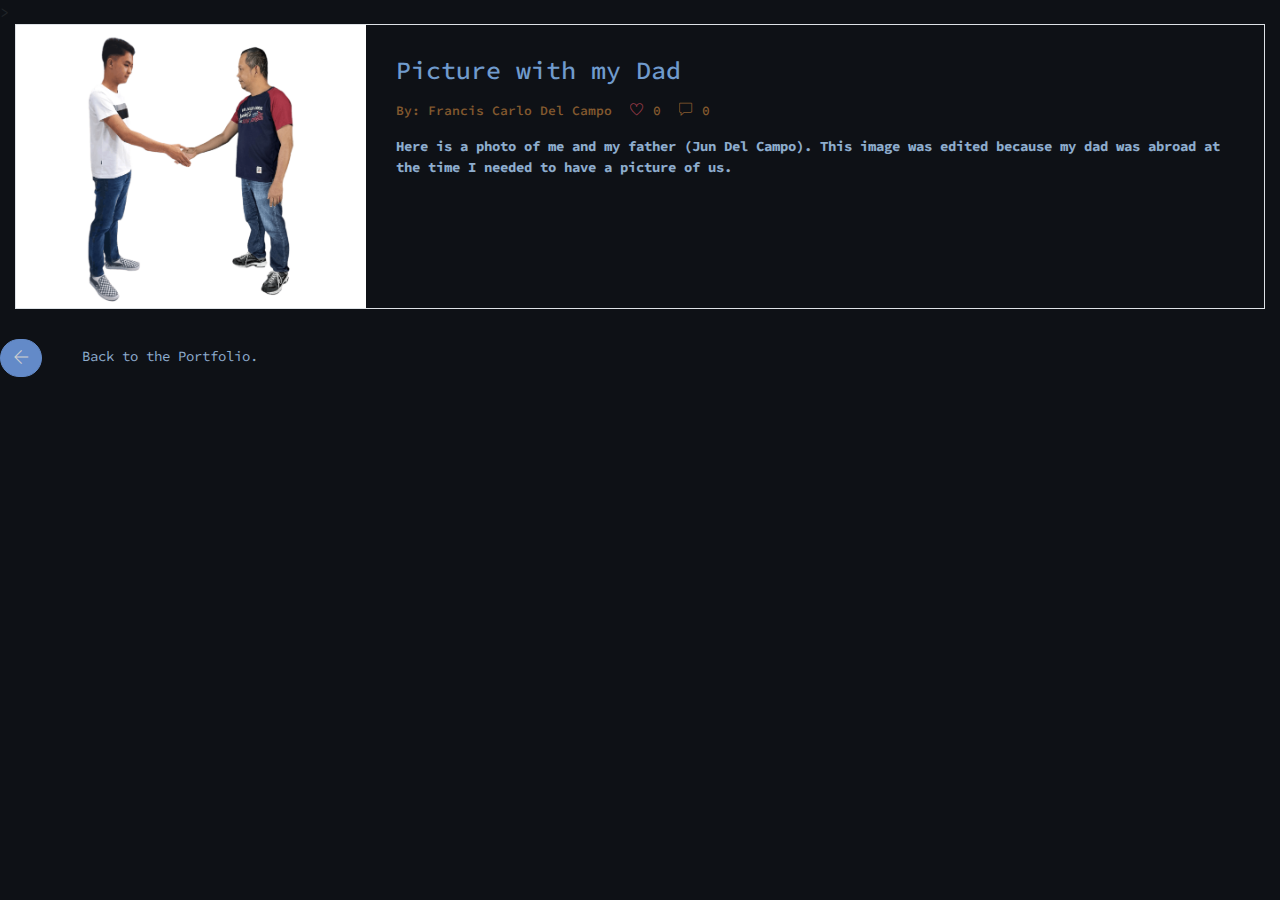
<file: dad.html>
<!DOCTYPE html>
<html lang="en">
<head>
	<meta charset="utf-8">
    <meta name="viewport" content="width=device-width, initial-scale=1, shrink-to-fit=no">>
    <meta name="author" content="Devcrud">
    <title>Picture with my Dad</title>
    <!-- font icons -->
    <link rel="stylesheet" href="assets/vendors/themify-icons/css/themify-icons.css">
    <!-- Bootstrap + JohnDoe main styles -->
	<link rel="stylesheet" type="text/css" href="assets/css/johndoe.css">
    <style>
        .btn {
            position: relative;
            animation: moveLeftRight 3s infinite;
        }
    
        @keyframes moveLeftRight {
            0%, 100% {
                transform: translateX(0); /* No horizontal movement */
            }
            50% {
                transform: translateX(20px); /* Move to the right */
            }
        }
    
        /* Define the keyframes for the swoosh effect */
        .hover-header {
            animation: hoverEffect 2s ease-out;
            animation-fill-mode: forwards;
            opacity: 0;
            position: relative;
            left: -100px; /* Initial x position */
        }
    
        @keyframes hoverEffect {
            0% {
                opacity: 0;
                left: -100px; /* Starting x position */
            }
            100% {
                opacity: 1;
                left: 0; /* Final x position */
            }
        }
    </style>
</head>
<body data-spy="scroll" data-target=".navbar" data-offset="40" id="home">
    <div class="blog-card">
        <div class="img-holder">
            <img src="assets/imgs/picwithdad.jpg">
        </div>
        <div class="content-holder">
            <h6 class="title">Picture with my Dad</h6>

            <p class="post-details">
                <a href="#">By: Francis Carlo Del Campo</a>
                <a href="#"><i class="ti-heart text-danger"></i> 0</a>
                <a href="#"><i class="ti-comment"></i> 0</a>
            </p>
            
            <p><b>Here is a photo of me and my father (Jun Del Campo). This image was edited because my dad was abroad at the time I needed to have a picture of us.</b></p>
        </div>
    </div>
    <p>            
        <button class="btn btn-primary btn-rounded" id="scrollButton">
            <a href="index.html#portfolio">
                <i class="ti-arrow-left"></i>
            </a>
        </button>
        &#160 &#160 Back to the Portfolio.
    </p><!-- end of blog wrapper -->
</body>
</file>
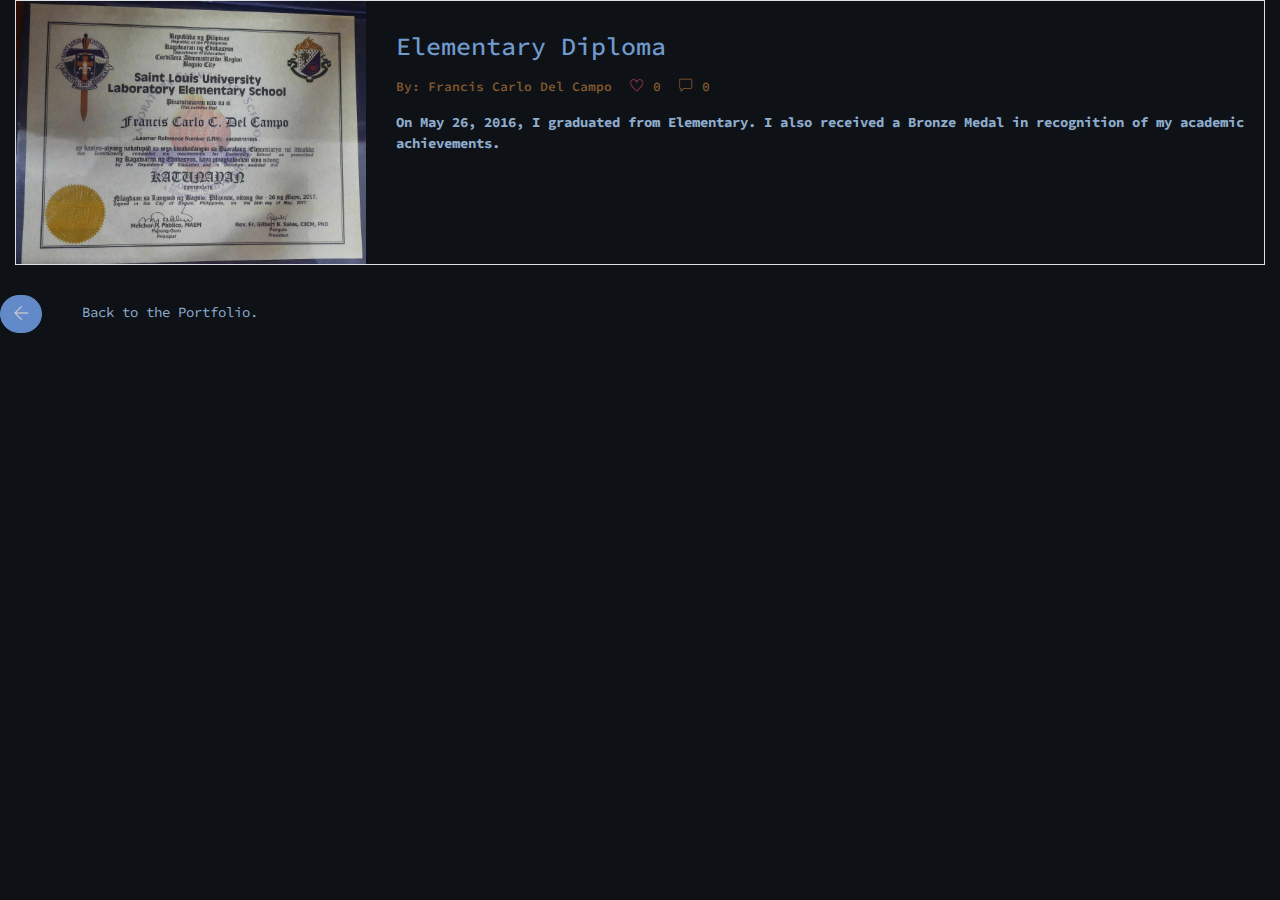
<file: elementary.html>
<!DOCTYPE html>
<html lang="en">
<head>
	<meta charset="utf-8">
    <meta name="viewport" content="width=device-width, initial-scale=1, shrink-to-fit=no">
    <meta name="description" content="Start your development with JohnDoe landing page.">
    <meta name="author" content="Devcrud">
    <title>Elementary Graduation</title>
    <!-- font icons -->
    <link rel="stylesheet" href="assets/vendors/themify-icons/css/themify-icons.css">
    <!-- Bootstrap + JohnDoe main styles -->
	<link rel="stylesheet" type="text/css" href="assets/css/johndoe.css">
    <style>
        .btn {
            position: relative;
            animation: moveLeftRight 3s infinite;
        }
    
        @keyframes moveLeftRight {
            0%, 100% {
                transform: translateX(0); /* No horizontal movement */
            }
            50% {
                transform: translateX(20px); /* Move to the right */
            }
        }
    
        /* Define the keyframes for the swoosh effect */
        .hover-header {
            animation: hoverEffect 2s ease-out;
            animation-fill-mode: forwards;
            opacity: 0;
            position: relative;
            left: -100px; /* Initial x position */
        }
    
        @keyframes hoverEffect {
            0% {
                opacity: 0;
                left: -100px; /* Starting x position */
            }
            100% {
                opacity: 1;
                left: 0; /* Final x position */
            }
        }
    </style>
</head>
<body data-spy="scroll" data-target=".navbar" data-offset="40" id="home">
    <div class="blog-card">
        <div class="img-holder">
            <img src="assets/imgs/elementary.jpg">
        </div>
        <div class="content-holder">
            <h6 class="title">Elementary Diploma</h6>

            <p class="post-details">
                <a href="#">By: Francis Carlo Del Campo</a>
                <a href="#"><i class="ti-heart text-danger"></i> 0</a>
                <a href="#"><i class="ti-comment"></i> 0</a>
            </p>
            
            <p><b>On May 26, 2016, I graduated from Elementary. I also received a Bronze Medal in recognition of my academic achievements. </b></p>
        </div>
    </div>
    <p>            
        <button class="btn btn-primary btn-rounded" id="scrollButton">
            <a href="index.html#portfolio">
                <i class="ti-arrow-left"></i>
            </a>
        </button>
        &#160 &#160 Back to the Portfolio.
    </p><!-- end of blog wrapper -->
</body>
</file>
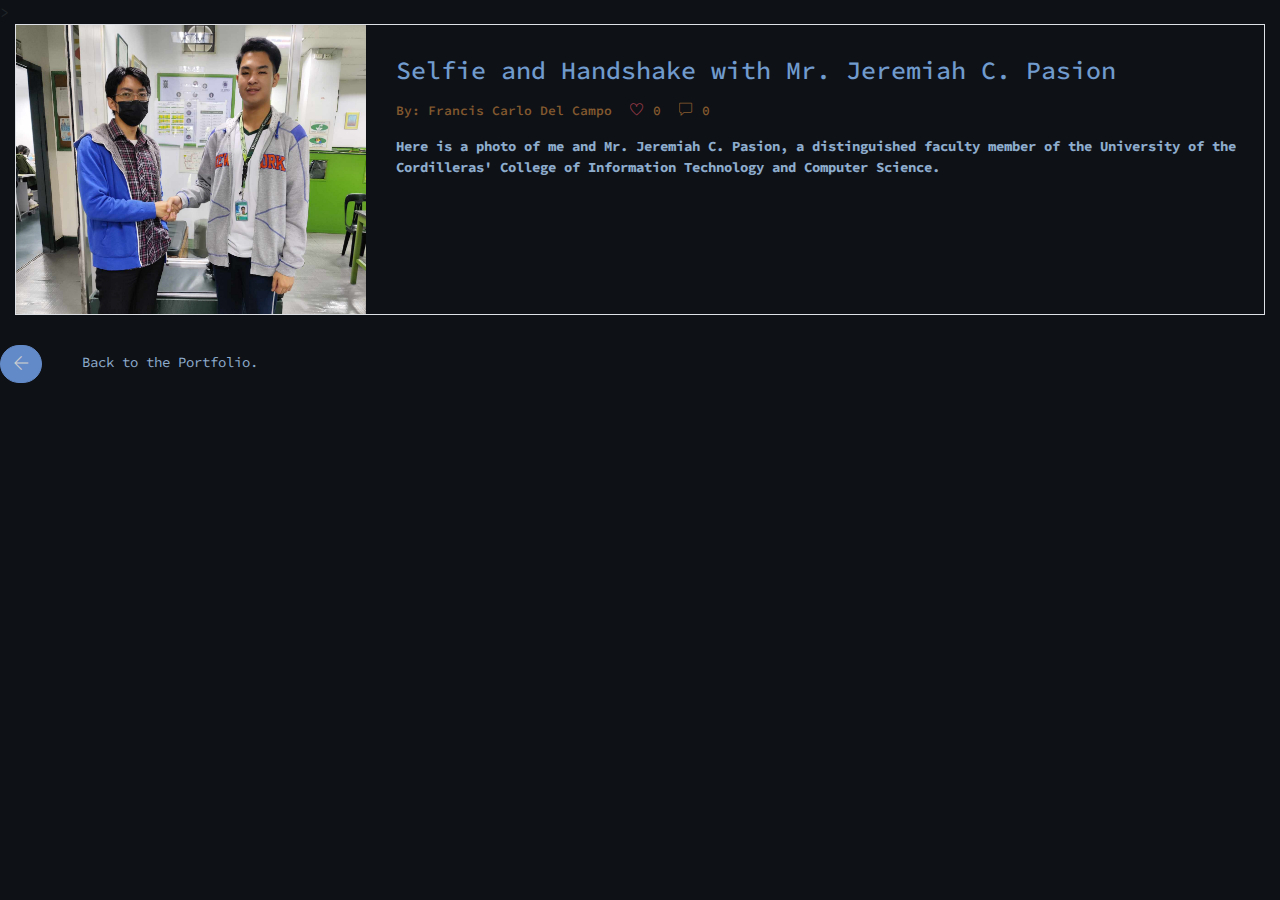
<file: faculty.html>
<!DOCTYPE html>
<html lang="en">
<head>
	<meta charset="utf-8">
    <meta name="viewport" content="width=device-width, initial-scale=1, shrink-to-fit=no">>
    <meta name="author" content="Devcrud">
    <title>Selfie and Handshake with Mr. Jeremiah C. Pasion</title>
    <!-- font icons -->
    <link rel="stylesheet" href="assets/vendors/themify-icons/css/themify-icons.css">
    <!-- Bootstrap + JohnDoe main styles -->
	<link rel="stylesheet" type="text/css" href="assets/css/johndoe.css">
    <style>
        .btn {
            position: relative;
            animation: moveLeftRight 3s infinite;
        }
    
        @keyframes moveLeftRight {
            0%, 100% {
                transform: translateX(0); /* No horizontal movement */
            }
            50% {
                transform: translateX(20px); /* Move to the right */
            }
        }
    
        /* Define the keyframes for the swoosh effect */
        .hover-header {
            animation: hoverEffect 2s ease-out;
            animation-fill-mode: forwards;
            opacity: 0;
            position: relative;
            left: -100px; /* Initial x position */
        }
    
        @keyframes hoverEffect {
            0% {
                opacity: 0;
                left: -100px; /* Starting x position */
            }
            100% {
                opacity: 1;
                left: 0; /* Final x position */
            }
        }
    </style>
</head>
<body data-spy="scroll" data-target=".navbar" data-offset="40" id="home">
    <div class="blog-card">
        <div class="img-holder">
            <img src="assets/imgs/faculty.jpg">
        </div>
        <div class="content-holder">
            <h6 class="title">Selfie and Handshake with Mr. Jeremiah C. Pasion</h6>

            <p class="post-details">
                <a href="#">By: Francis Carlo Del Campo</a>
                <a href="#"><i class="ti-heart text-danger"></i> 0</a>
                <a href="#"><i class="ti-comment"></i> 0</a>
            </p>
            
            <p><b>Here is a photo of me and Mr. Jeremiah C. Pasion, a distinguished faculty member of the University of the Cordilleras' College of Information Technology and Computer Science.</b></p>
        </div>
    </div>
    <p>            
        <button class="btn btn-primary btn-rounded" id="scrollButton">
            <a href="index.html#portfolio">
                <i class="ti-arrow-left"></i>
            </a>
        </button>
        &#160 &#160 Back to the Portfolio.
    </p><!-- end of blog wrapper -->
</body>
</file>
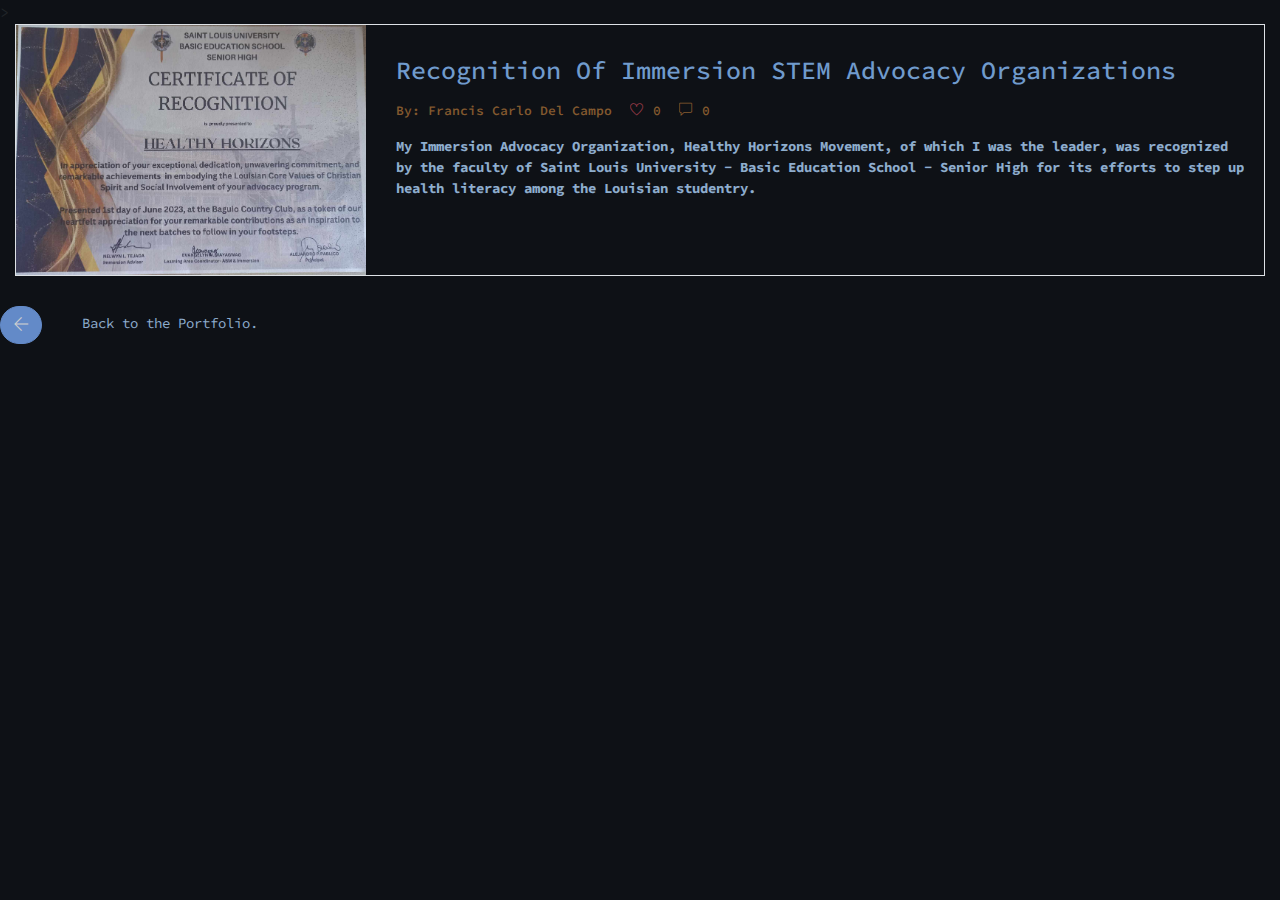
<file: immersion.html>
<!DOCTYPE html>
<html lang="en">
<head>
	<meta charset="utf-8">
    <meta name="viewport" content="width=device-width, initial-scale=1, shrink-to-fit=no">>
    <meta name="author" content="Devcrud">
    <title>Recognition Of Immersion STEM Advocacy Organizations</title>
    <!-- font icons -->
    <link rel="stylesheet" href="assets/vendors/themify-icons/css/themify-icons.css">
    <!-- Bootstrap + JohnDoe main styles -->
	<link rel="stylesheet" type="text/css" href="assets/css/johndoe.css">
    <style>
        .btn {
            position: relative;
            animation: moveLeftRight 3s infinite;
        }
    
        @keyframes moveLeftRight {
            0%, 100% {
                transform: translateX(0); /* No horizontal movement */
            }
            50% {
                transform: translateX(20px); /* Move to the right */
            }
        }
    
        /* Define the keyframes for the swoosh effect */
        .hover-header {
            animation: hoverEffect 2s ease-out;
            animation-fill-mode: forwards;
            opacity: 0;
            position: relative;
            left: -100px; /* Initial x position */
        }
    
        @keyframes hoverEffect {
            0% {
                opacity: 0;
                left: -100px; /* Starting x position */
            }
            100% {
                opacity: 1;
                left: 0; /* Final x position */
            }
        }
    </style>
</head>
<body data-spy="scroll" data-target=".navbar" data-offset="40" id="home">
    <div class="blog-card">
        <div class="img-holder">
            <img src="assets/imgs/immersion.jpg">
        </div>
        <div class="content-holder">
            <h6 class="title">Recognition Of Immersion STEM Advocacy Organizations</h6>

            <p class="post-details">
                <a href="#">By: Francis Carlo Del Campo</a>
                <a href="#"><i class="ti-heart text-danger"></i> 0</a>
                <a href="#"><i class="ti-comment"></i> 0</a>
            </p>
            
            <p><b>My Immersion Advocacy Organization, Healthy Horizons Movement, of which I was the leader, was recognized by the faculty of Saint Louis University - Basic Education School - Senior High for its efforts to step up health literacy among the Louisian studentry.</b></p>
        </div>
    </div>
    <p>            
        <button class="btn btn-primary btn-rounded" id="scrollButton">
            <a href="index.html#portfolio">
                <i class="ti-arrow-left"></i>
            </a>
        </button>
        &#160 &#160 Back to the Portfolio.
    </p><!-- end of blog wrapper -->
</body>
</file>
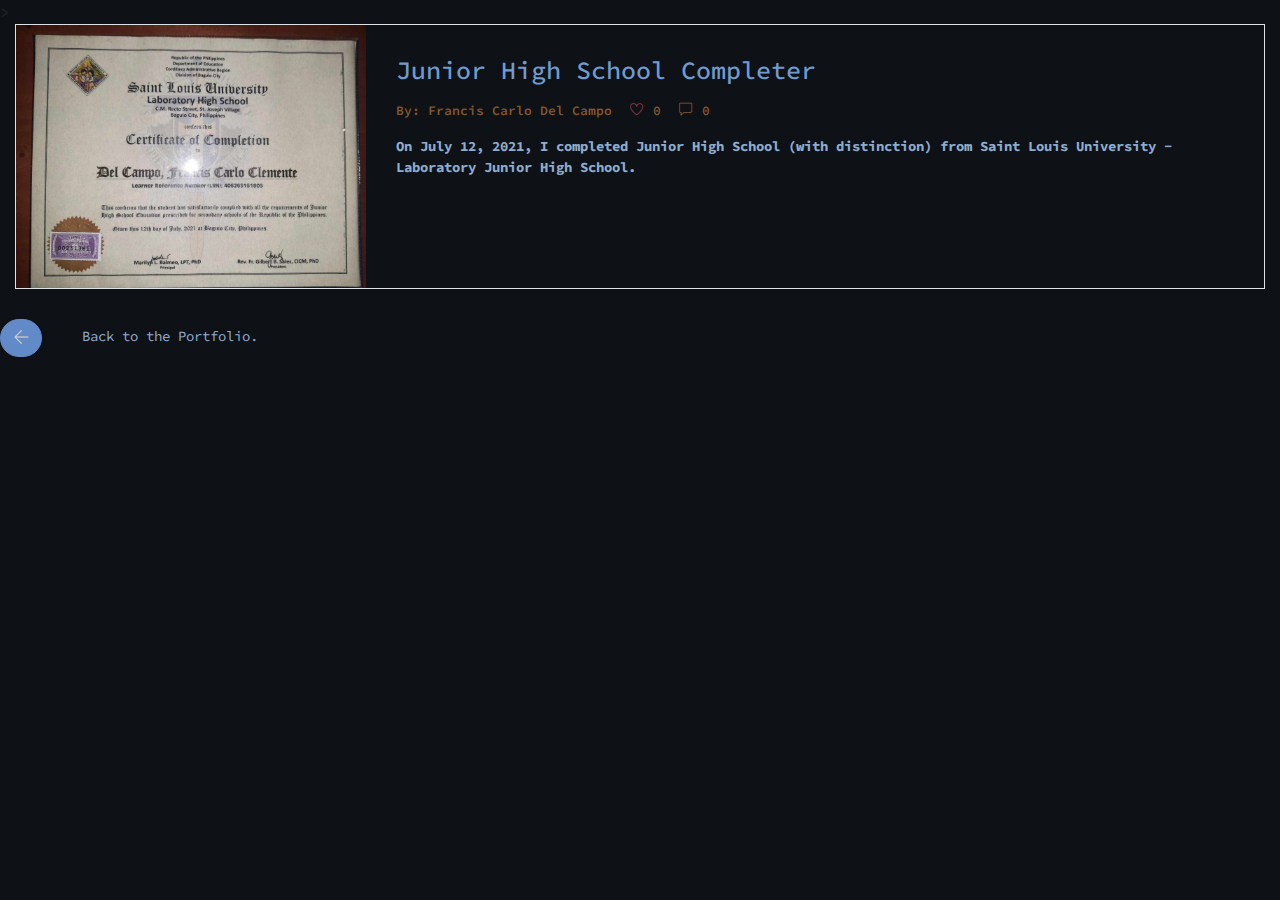
<file: juniorhighschool.html>
<!DOCTYPE html>
<html lang="en">
<head>
	<meta charset="utf-8">
    <meta name="viewport" content="width=device-width, initial-scale=1, shrink-to-fit=no">>
    <meta name="author" content="Devcrud">
    <title>Junior High School Completer</title>
    <!-- font icons -->
    <link rel="stylesheet" href="assets/vendors/themify-icons/css/themify-icons.css">
    <!-- Bootstrap + JohnDoe main styles -->
	<link rel="stylesheet" type="text/css" href="assets/css/johndoe.css">
    <style>
        .btn {
            position: relative;
            animation: moveLeftRight 3s infinite;
        }
    
        @keyframes moveLeftRight {
            0%, 100% {
                transform: translateX(0); /* No horizontal movement */
            }
            50% {
                transform: translateX(20px); /* Move to the right */
            }
        }
    
        /* Define the keyframes for the swoosh effect */
        .hover-header {
            animation: hoverEffect 2s ease-out;
            animation-fill-mode: forwards;
            opacity: 0;
            position: relative;
            left: -100px; /* Initial x position */
        }
    
        @keyframes hoverEffect {
            0% {
                opacity: 0;
                left: -100px; /* Starting x position */
            }
            100% {
                opacity: 1;
                left: 0; /* Final x position */
            }
        }
    </style>
</head>
<body data-spy="scroll" data-target=".navbar" data-offset="40" id="home">
    <div class="blog-card">
        <div class="img-holder">
            <img src="assets/imgs/juniorhighschool.jpg">
        </div>
        <div class="content-holder">
            <h6 class="title">Junior High School Completer</h6>

            <p class="post-details">
                <a href="#">By: Francis Carlo Del Campo</a>
                <a href="#"><i class="ti-heart text-danger"></i> 0</a>
                <a href="#"><i class="ti-comment"></i> 0</a>
            </p>
            
            <p><b>On July 12, 2021, I completed Junior High School (with distinction) from Saint Louis University - Laboratory Junior High School.</b></p>
        </div>
    </div>
    <p>            
        <button class="btn btn-primary btn-rounded" id="scrollButton">
            <a href="index.html#portfolio">
                <i class="ti-arrow-left"></i>
            </a>
        </button>
        &#160 &#160 Back to the Portfolio.
    </p><!-- end of blog wrapper -->
</body>
</file>
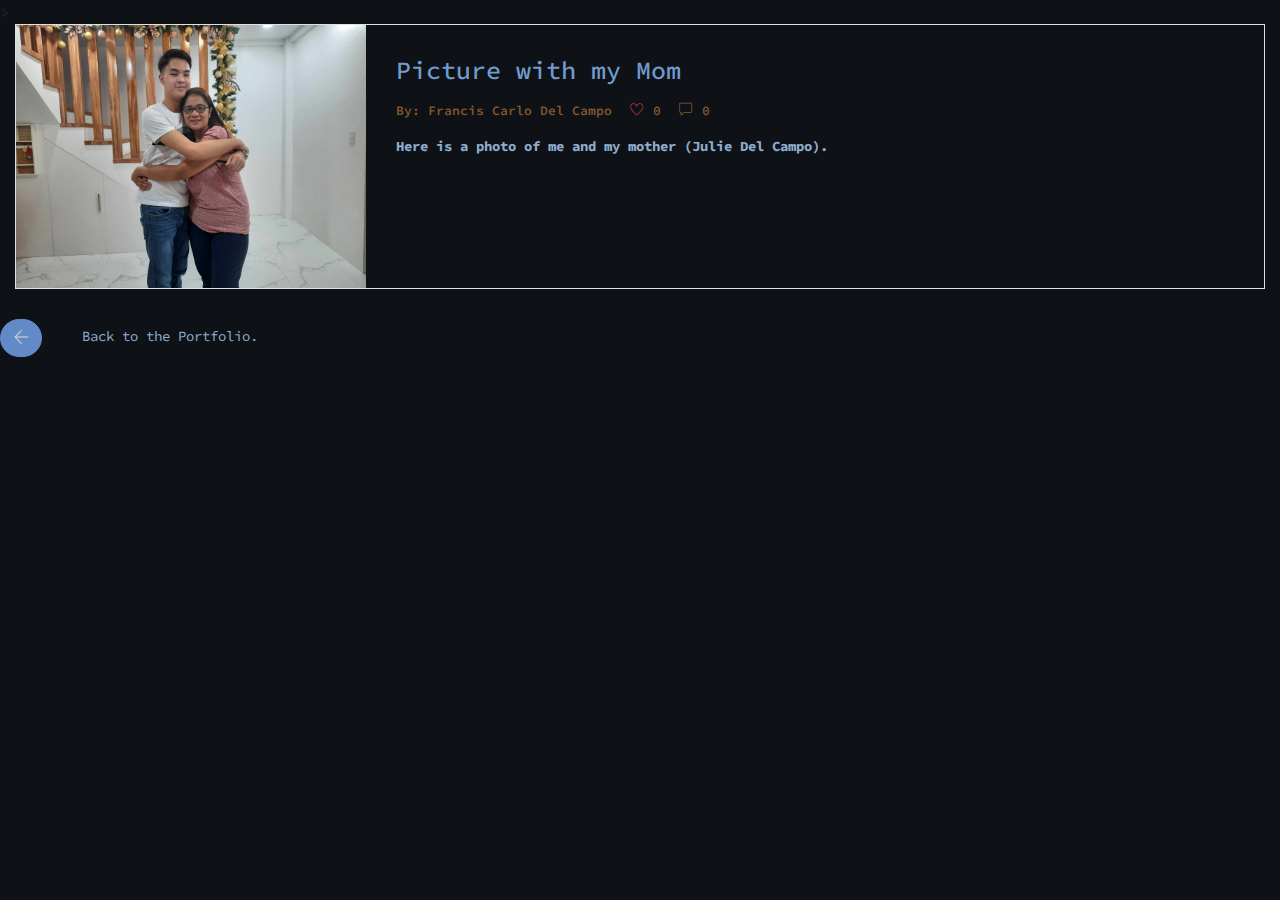
<file: mom.html>
<!DOCTYPE html>
<html lang="en">
<head>
	<meta charset="utf-8">
    <meta name="viewport" content="width=device-width, initial-scale=1, shrink-to-fit=no">>
    <meta name="author" content="Devcrud">
    <title>Picture with my Mom</title>
    <!-- font icons -->
    <link rel="stylesheet" href="assets/vendors/themify-icons/css/themify-icons.css">
    <!-- Bootstrap + JohnDoe main styles -->
	<link rel="stylesheet" type="text/css" href="assets/css/johndoe.css">
    <style>
        .btn {
            position: relative;
            animation: moveLeftRight 3s infinite;
        }
    
        @keyframes moveLeftRight {
            0%, 100% {
                transform: translateX(0); /* No horizontal movement */
            }
            50% {
                transform: translateX(20px); /* Move to the right */
            }
        }
    
        /* Define the keyframes for the swoosh effect */
        .hover-header {
            animation: hoverEffect 2s ease-out;
            animation-fill-mode: forwards;
            opacity: 0;
            position: relative;
            left: -100px; /* Initial x position */
        }
    
        @keyframes hoverEffect {
            0% {
                opacity: 0;
                left: -100px; /* Starting x position */
            }
            100% {
                opacity: 1;
                left: 0; /* Final x position */
            }
        }
    </style>
</head>
<body data-spy="scroll" data-target=".navbar" data-offset="40" id="home">
    <div class="blog-card">
        <div class="img-holder">
            <img src="assets/imgs/picwithmom.jpg">
        </div>
        <div class="content-holder">
            <h6 class="title">Picture with my Mom</h6>

            <p class="post-details">
                <a href="#">By: Francis Carlo Del Campo</a>
                <a href="#"><i class="ti-heart text-danger"></i> 0</a>
                <a href="#"><i class="ti-comment"></i> 0</a>
            </p>
            
            <p><b>Here is a photo of me and my mother (Julie Del Campo).</b></p>
        </div>
    </div>
    <p>            
        <button class="btn btn-primary btn-rounded" id="scrollButton">
            <a href="index.html#portfolio">
                <i class="ti-arrow-left"></i>
            </a>
        </button>
        &#160 &#160 Back to the Portfolio.
    </p><!-- end of blog wrapper -->
</body>
</file>
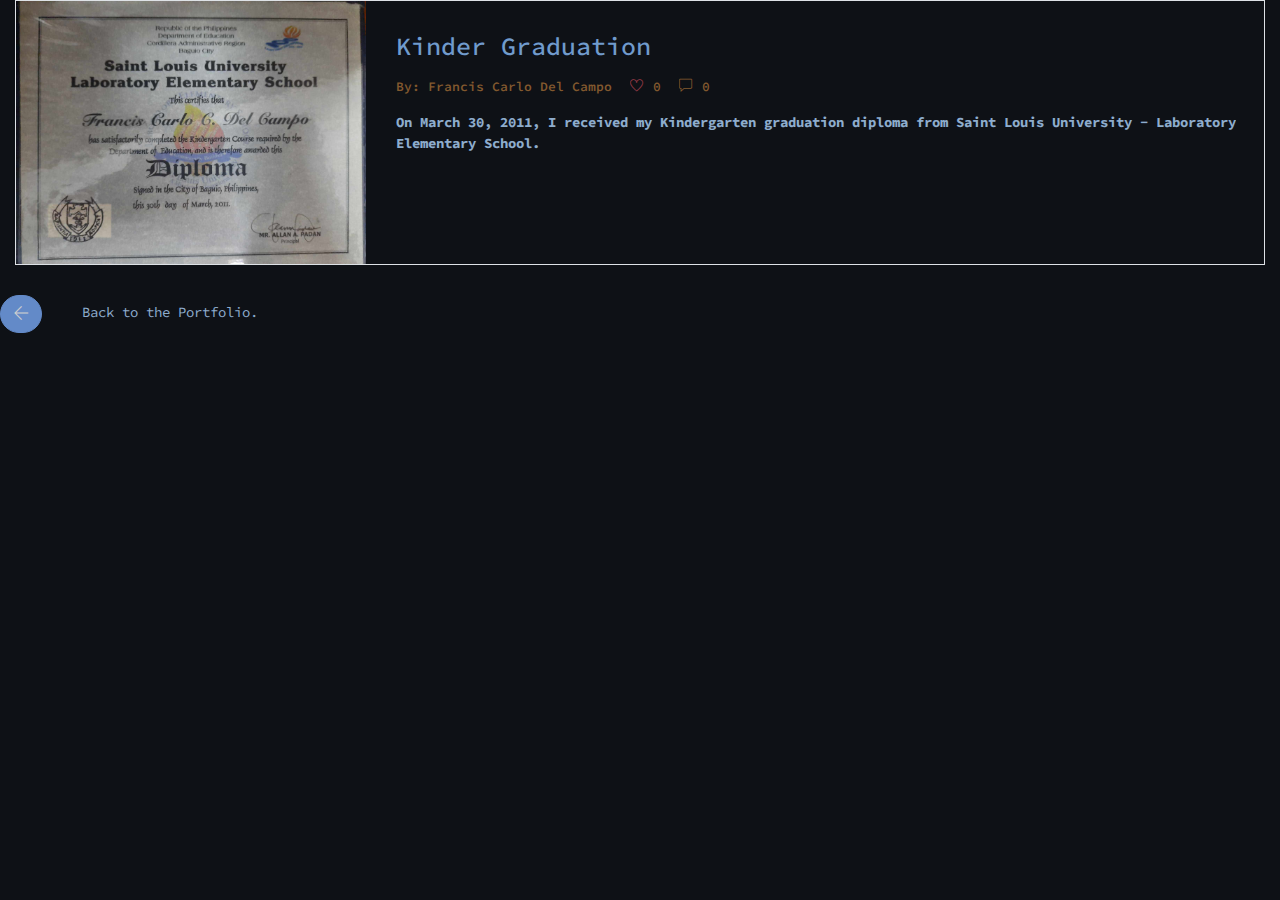
<file: primary.html>
<!DOCTYPE html>
<html lang="en">
<head>
	<meta charset="utf-8">
    <meta name="viewport" content="width=device-width, initial-scale=1, shrink-to-fit=no">
    <meta name="description" content="Start your development with JohnDoe landing page.">
    <meta name="author" content="Devcrud">
    <title>Kinder Graduation</title>
    <!-- font icons -->
    <link rel="stylesheet" href="assets/vendors/themify-icons/css/themify-icons.css">
    <!-- Bootstrap + JohnDoe main styles -->
	<link rel="stylesheet" type="text/css" href="assets/css/johndoe.css">
    <style>
        .btn {
            position: relative;
            animation: moveLeftRight 3s infinite;
        }
    
        @keyframes moveLeftRight {
            0%, 100% {
                transform: translateX(0); /* No horizontal movement */
            }
            50% {
                transform: translateX(20px); /* Move to the right */
            }
        }
    
        /* Define the keyframes for the swoosh effect */
        .hover-header {
            animation: hoverEffect 2s ease-out;
            animation-fill-mode: forwards;
            opacity: 0;
            position: relative;
            left: -100px; /* Initial x position */
        }
    
        @keyframes hoverEffect {
            0% {
                opacity: 0;
                left: -100px; /* Starting x position */
            }
            100% {
                opacity: 1;
                left: 0; /* Final x position */
            }
        }
    </style>
</head>
<body data-spy="scroll" data-target=".navbar" data-offset="40" id="home">
    <div class="blog-card">
        <div class="img-holder">
            <img src="assets/imgs/kinder.jpg">
        </div>
        <div class="content-holder">
            <h6 class="title">Kinder Graduation</h6>

            <p class="post-details">
                <a href="#">By: Francis Carlo Del Campo</a>
                <a href="#"><i class="ti-heart text-danger"></i> 0</a>
                <a href="#"><i class="ti-comment"></i> 0</a>
            </p>
            
            <p><b>On March 30, 2011, I received my Kindergarten graduation diploma from Saint Louis University - Laboratory Elementary School.</b></p>
        </div>
    </div>
    <p>            
        <button class="btn btn-primary btn-rounded" id="scrollButton">
            <a href="index.html#portfolio">
                <i class="ti-arrow-left"></i>
            </a>
        </button>
        &#160 &#160 Back to the Portfolio.
    </p><!-- end of blog wrapper -->
</body>
</file>
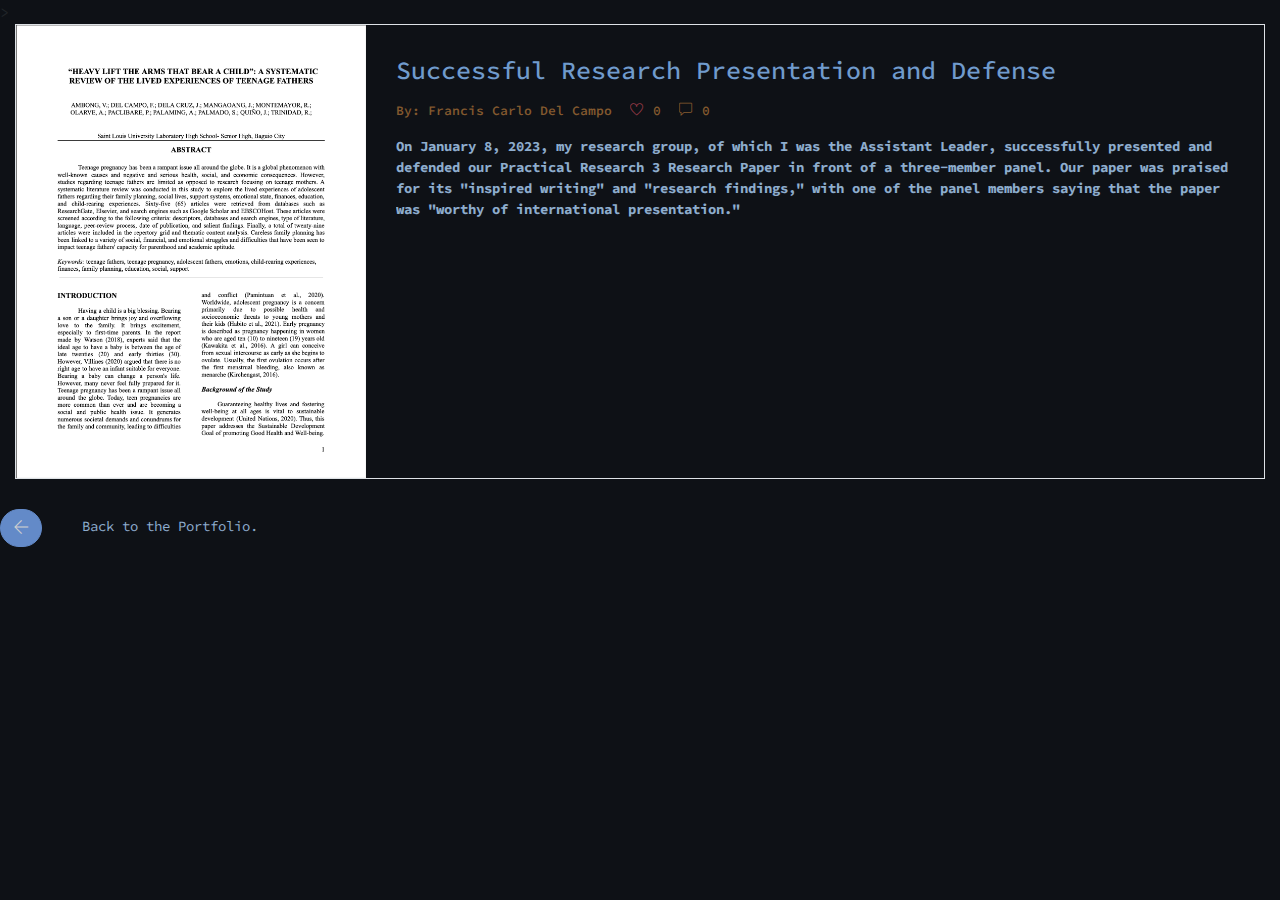
<file: research.html>
<!DOCTYPE html>
<html lang="en">
<head>
	<meta charset="utf-8">
    <meta name="viewport" content="width=device-width, initial-scale=1, shrink-to-fit=no">>
    <meta name="author" content="Devcrud">
    <title>Successful Research Presentation and Defense</title>
    <!-- font icons -->
    <link rel="stylesheet" href="assets/vendors/themify-icons/css/themify-icons.css">
    <!-- Bootstrap + JohnDoe main styles -->
	<link rel="stylesheet" type="text/css" href="assets/css/johndoe.css">
    <style>
        .btn {
            position: relative;
            animation: moveLeftRight 3s infinite;
        }
    
        @keyframes moveLeftRight {
            0%, 100% {
                transform: translateX(0); /* No horizontal movement */
            }
            50% {
                transform: translateX(20px); /* Move to the right */
            }
        }
    
        /* Define the keyframes for the swoosh effect */
        .hover-header {
            animation: hoverEffect 2s ease-out;
            animation-fill-mode: forwards;
            opacity: 0;
            position: relative;
            left: -100px; /* Initial x position */
        }
    
        @keyframes hoverEffect {
            0% {
                opacity: 0;
                left: -100px; /* Starting x position */
            }
            100% {
                opacity: 1;
                left: 0; /* Final x position */
            }
        }
    </style>
    
</head>
<body data-spy="scroll" data-target=".navbar" data-offset="40" id="home">
    <div class="blog-card">
        <div class="img-holder">
            <img src="assets/imgs/research.jpg">
        </div>
        <div class="content-holder">
            <h6 class="title">Successful Research Presentation and Defense</h6>

            <p class="post-details">
                <a href="#">By: Francis Carlo Del Campo</a>
                <a href="#"><i class="ti-heart text-danger"></i> 0</a>
                <a href="#"><i class="ti-comment"></i> 0</a>
            </p>
            
            <p><b>On January 8, 2023, my research group, of which I was the Assistant Leader, successfully presented and defended our Practical Research 3 Research Paper in front of a three-member panel. Our paper was praised for its "inspired writing" and "research findings," with one of the panel members saying that the paper was "worthy of international presentation." </b></p>
        </div>
    </div>
    <p>            
        <button class="btn btn-primary btn-rounded" id="scrollButton">
            <a href="index.html#portfolio">
                <i class="ti-arrow-left"></i>
            </a>
        </button>
        &#160 &#160 Back to the Portfolio.
    </p><!-- end of blog wrapper -->
</body>
</file>
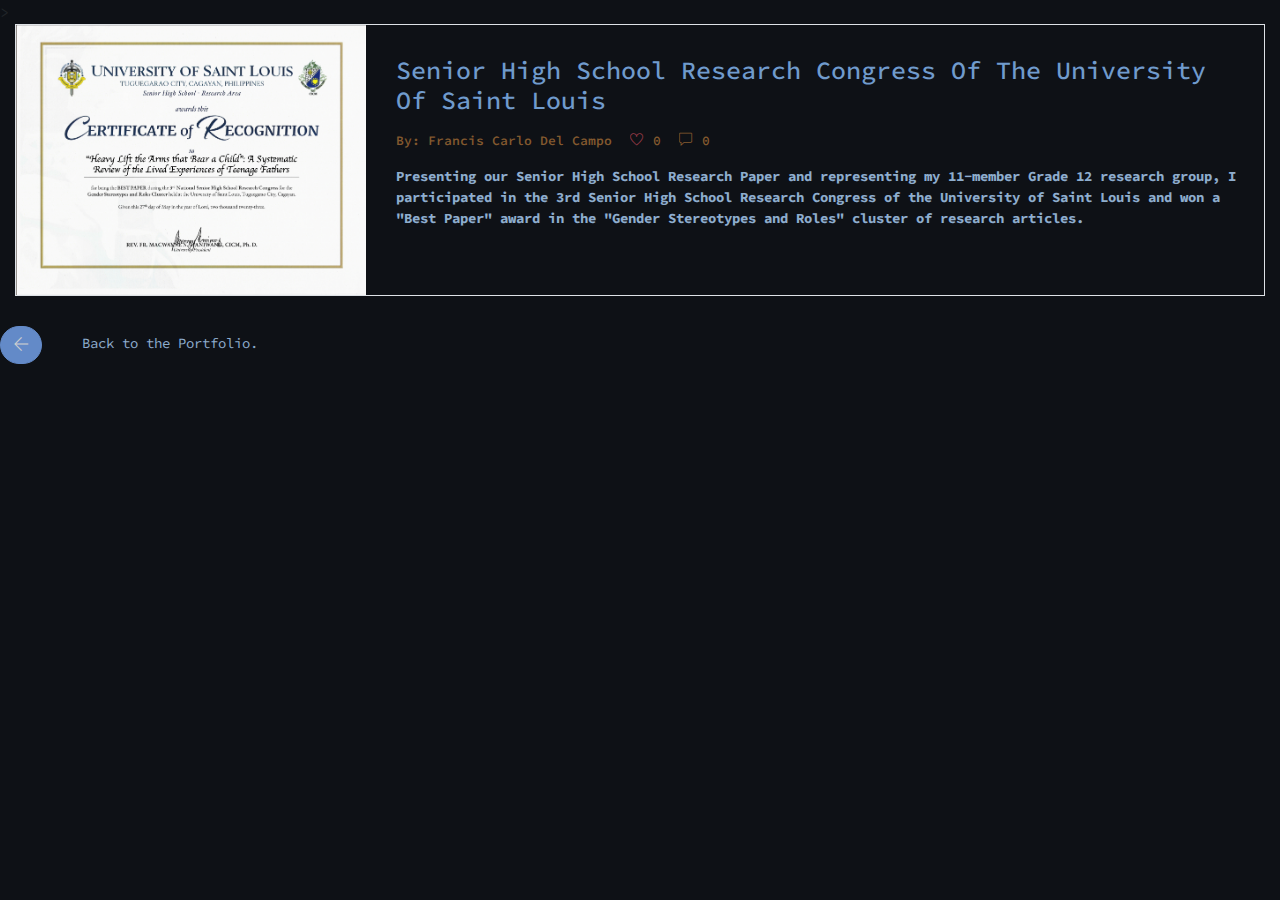
<file: researchcongress.html>
<!DOCTYPE html>
<html lang="en">
<head>
	<meta charset="utf-8">
    <meta name="viewport" content="width=device-width, initial-scale=1, shrink-to-fit=no">>
    <meta name="author" content="Devcrud">
    <title>Senior High School Research Congress Of The University Of Saint Louis</title>
    <!-- font icons -->
    <link rel="stylesheet" href="assets/vendors/themify-icons/css/themify-icons.css">
    <!-- Bootstrap + JohnDoe main styles -->
	<link rel="stylesheet" type="text/css" href="assets/css/johndoe.css">
    <style>
        .btn {
            position: relative;
            animation: moveLeftRight 3s infinite;
        }
    
        @keyframes moveLeftRight {
            0%, 100% {
                transform: translateX(0); /* No horizontal movement */
            }
            50% {
                transform: translateX(20px); /* Move to the right */
            }
        }
    
        /* Define the keyframes for the swoosh effect */
        .hover-header {
            animation: hoverEffect 2s ease-out;
            animation-fill-mode: forwards;
            opacity: 0;
            position: relative;
            left: -100px; /* Initial x position */
        }
    
        @keyframes hoverEffect {
            0% {
                opacity: 0;
                left: -100px; /* Starting x position */
            }
            100% {
                opacity: 1;
                left: 0; /* Final x position */
            }
        }
    </style>
    
</head>
<body data-spy="scroll" data-target=".navbar" data-offset="40" id="home">
    <div class="blog-card">
        <div class="img-holder">
            <img src="assets/imgs/researchcongress.jpg">
        </div>
        <div class="content-holder">
            <h6 class="title">Senior High School Research Congress Of The University Of Saint Louis</h6>

            <p class="post-details">
                <a href="#">By: Francis Carlo Del Campo</a>
                <a href="#"><i class="ti-heart text-danger"></i> 0</a>
                <a href="#"><i class="ti-comment"></i> 0</a>
            </p>
            
            <p><b>Presenting our Senior High School Research Paper and representing my 11-member Grade 12 research group, I participated in the 3rd Senior High School Research Congress of the University of Saint Louis and won a "Best Paper" award in the "Gender Stereotypes and Roles" cluster of research articles.</b></p>
        </div>
    </div>
    <p>            
        <button class="btn btn-primary btn-rounded" id="scrollButton">
            <a href="index.html#portfolio">
                <i class="ti-arrow-left"></i>
            </a>
        </button>
        &#160 &#160 Back to the Portfolio.
    </p><!-- end of blog wrapper -->
</body>
</file>
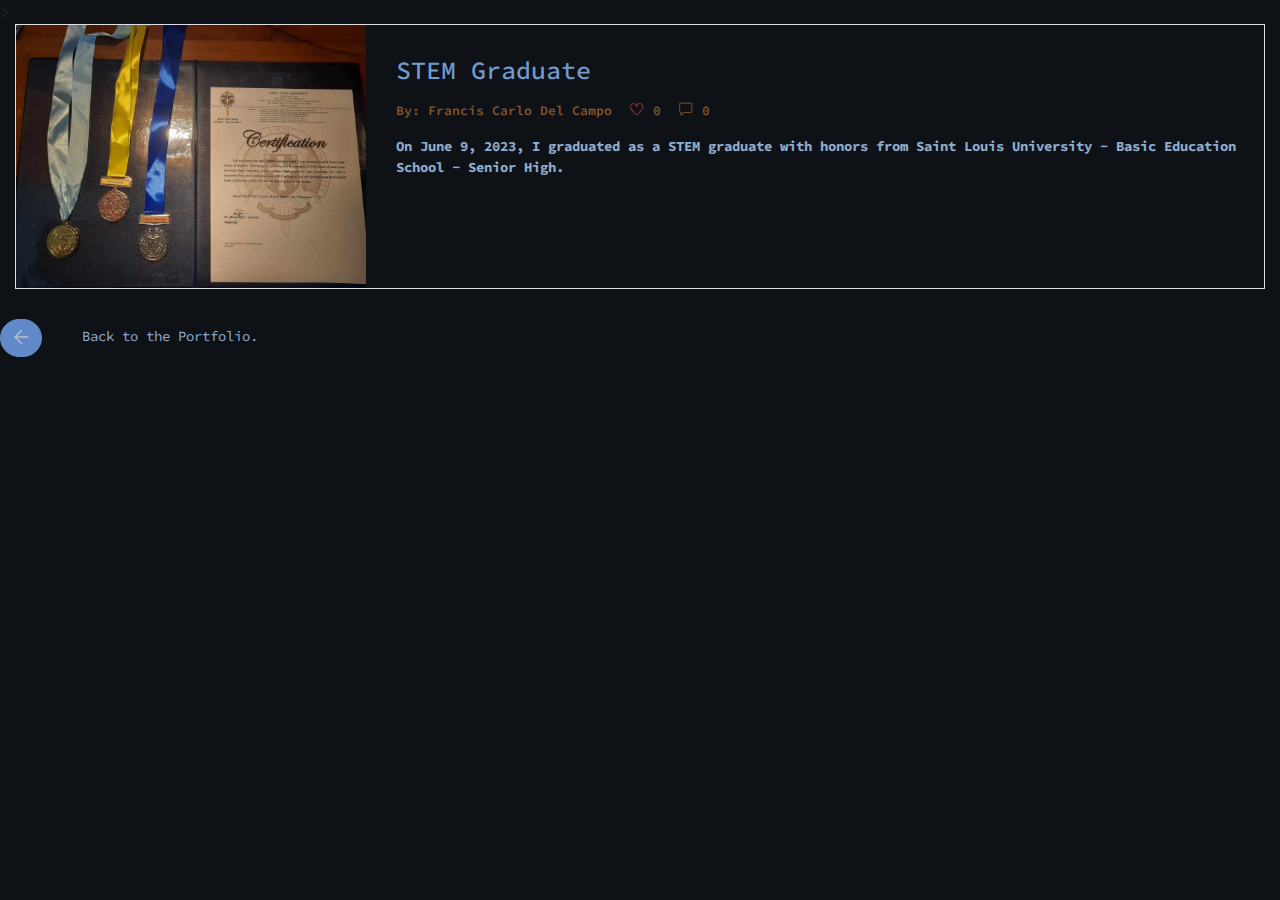
<file: seniorhighschool.html>
<!DOCTYPE html>
<html lang="en">
<head>
	<meta charset="utf-8">
    <meta name="viewport" content="width=device-width, initial-scale=1, shrink-to-fit=no">>
    <meta name="author" content="Devcrud">
    <title>STEM Graduate</title>
    <!-- font icons -->
    <link rel="stylesheet" href="assets/vendors/themify-icons/css/themify-icons.css">
    <!-- Bootstrap + JohnDoe main styles -->
	<link rel="stylesheet" type="text/css" href="assets/css/johndoe.css">
    <style>
        .btn {
            position: relative;
            animation: moveLeftRight 3s infinite;
        }
    
        @keyframes moveLeftRight {
            0%, 100% {
                transform: translateX(0); /* No horizontal movement */
            }
            50% {
                transform: translateX(20px); /* Move to the right */
            }
        }
    
        /* Define the keyframes for the swoosh effect */
        .hover-header {
            animation: hoverEffect 2s ease-out;
            animation-fill-mode: forwards;
            opacity: 0;
            position: relative;
            left: -100px; /* Initial x position */
        }
    
        @keyframes hoverEffect {
            0% {
                opacity: 0;
                left: -100px; /* Starting x position */
            }
            100% {
                opacity: 1;
                left: 0; /* Final x position */
            }
        }
    </style>
</head>
<body data-spy="scroll" data-target=".navbar" data-offset="40" id="home">
    <div class="blog-card">
        <div class="img-holder">
            <img src="assets/imgs/seniorhighschool.jpg">
        </div>
        <div class="content-holder">
            <h6 class="title">STEM Graduate</h6>

            <p class="post-details">
                <a href="#">By: Francis Carlo Del Campo</a>
                <a href="#"><i class="ti-heart text-danger"></i> 0</a>
                <a href="#"><i class="ti-comment"></i> 0</a>
            </p>
            
            <p><b>On June 9, 2023, I graduated as a STEM graduate with honors from Saint Louis University - Basic Education School - Senior High.</b></p>
        </div>
    </div>
    <p>            
        <button class="btn btn-primary btn-rounded" id="scrollButton">
            <a href="index.html#portfolio">
                <i class="ti-arrow-left"></i>
            </a>
        </button>
        &#160 &#160 Back to the Portfolio.
    </p><!-- end of blog wrapper -->
</body>
</file>
<file: assets/vendors/themify-icons/css/themify-icons.css>
@font-face {
	font-family: 'themify';
	src:url("../fonts/themify.eot?-fvbane");
	src:url("../fonts/themify.eot?#iefix-fvbane") format("embedded-opentype"),
		url("../fonts/themify.woff?-fvbane") format("woff"),
		url("../fonts/themify.ttf?-fvbane") format("truetype"),
		url("../fonts/themify.svg?-fvbane#themify") format("svg");
	font-weight: normal;
	font-style: normal;
}

[class^="ti-"], [class*=" ti-"] {
	font-family: 'themify';
	speak: none;
	font-style: normal;
	font-weight: normal;
	font-variant: normal;
	text-transform: none;
	line-height: 1;

	/* Better Font Rendering =========== */
	-webkit-font-smoothing: antialiased;
	-moz-osx-font-smoothing: grayscale;
}

.ti-wand:before {
	content: "\e600";
}
.ti-volume:before {
	content: "\e601";
}
.ti-user:before {
	content: "\e602";
}
.ti-unlock:before {
	content: "\e603";
}
.ti-unlink:before {
	content: "\e604";
}
.ti-trash:before {
	content: "\e605";
}
.ti-thought:before {
	content: "\e606";
}
.ti-target:before {
	content: "\e607";
}
.ti-tag:before {
	content: "\e608";
}
.ti-tablet:before {
	content: "\e609";
}
.ti-star:before {
	content: "\e60a";
}
.ti-spray:before {
	content: "\e60b";
}
.ti-signal:before {
	content: "\e60c";
}
.ti-shopping-cart:before {
	content: "\e60d";
}
.ti-shopping-cart-full:before {
	content: "\e60e";
}
.ti-settings:before {
	content: "\e60f";
}
.ti-search:before {
	content: "\e610";
}
.ti-zoom-in:before {
	content: "\e611";
}
.ti-zoom-out:before {
	content: "\e612";
}
.ti-cut:before {
	content: "\e613";
}
.ti-ruler:before {
	content: "\e614";
}
.ti-ruler-pencil:before {
	content: "\e615";
}
.ti-ruler-alt:before {
	content: "\e616";
}
.ti-bookmark:before {
	content: "\e617";
}
.ti-bookmark-alt:before {
	content: "\e618";
}
.ti-reload:before {
	content: "\e619";
}
.ti-plus:before {
	content: "\e61a";
}
.ti-pin:before {
	content: "\e61b";
}
.ti-pencil:before {
	content: "\e61c";
}
.ti-pencil-alt:before {
	content: "\e61d";
}
.ti-paint-roller:before {
	content: "\e61e";
}
.ti-paint-bucket:before {
	content: "\e61f";
}
.ti-na:before {
	content: "\e620";
}
.ti-mobile:before {
	content: "\e621";
}
.ti-minus:before {
	content: "\e622";
}
.ti-medall:before {
	content: "\e623";
}
.ti-medall-alt:before {
	content: "\e624";
}
.ti-marker:before {
	content: "\e625";
}
.ti-marker-alt:before {
	content: "\e626";
}
.ti-arrow-up:before {
	content: "\e627";
}
.ti-arrow-right:before {
	content: "\e628";
}
.ti-arrow-left:before {
	content: "\e629";
}
.ti-arrow-down:before {
	content: "\e62a";
	color: white;
}
.ti-lock:before {
	content: "\e62b";
}
.ti-location-arrow:before {
	content: "\e62c";
}
.ti-link:before {
	content: "\e62d";
}
.ti-layout:before {
	content: "\e62e";
}
.ti-layers:before {
	content: "\e62f";
}
.ti-layers-alt:before {
	content: "\e630";
}
.ti-key:before {
	content: "\e631";
}
.ti-import:before {
	content: "\e632";
}
.ti-image:before {
	content: "\e633";
}
.ti-heart:before {
	content: "\e634";
}
.ti-heart-broken:before {
	content: "\e635";
}
.ti-hand-stop:before {
	content: "\e636";
}
.ti-hand-open:before {
	content: "\e637";
}
.ti-hand-drag:before {
	content: "\e638";
}
.ti-folder:before {
	content: "\e639";
}
.ti-flag:before {
	content: "\e63a";
}
.ti-flag-alt:before {
	content: "\e63b";
}
.ti-flag-alt-2:before {
	content: "\e63c";
}
.ti-eye:before {
	content: "\e63d";
}
.ti-export:before {
	content: "\e63e";
}
.ti-exchange-vertical:before {
	content: "\e63f";
}
.ti-desktop:before {
	content: "\e640";
}
.ti-cup:before {
	content: "\e641";
}
.ti-crown:before {
	content: "\e642";
}
.ti-comments:before {
	content: "\e643";
}
.ti-comment:before {
	content: "\e644";
}
.ti-comment-alt:before {
	content: "\e645";
}
.ti-close:before {
	content: "\e646";
}
.ti-clip:before {
	content: "\e647";
}
.ti-angle-up:before {
	content: "\e648";
}
.ti-angle-right:before {
	content: "\e649";
}
.ti-angle-left:before {
	content: "\e64a";
}
.ti-angle-down:before {
	content: "\e64b";
}
.ti-check:before {
	content: "\e64c";
}
.ti-check-box:before {
	content: "\e64d";
}
.ti-camera:before {
	content: "\e64e";
}
.ti-announcement:before {
	content: "\e64f";
}
.ti-brush:before {
	content: "\e650";
}
.ti-briefcase:before {
	content: "\e651";
}
.ti-bolt:before {
	content: "\e652";
}
.ti-bolt-alt:before {
	content: "\e653";
}
.ti-blackboard:before {
	content: "\e654";
}
.ti-bag:before {
	content: "\e655";
}
.ti-move:before {
	content: "\e656";
}
.ti-arrows-vertical:before {
	content: "\e657";
}
.ti-arrows-horizontal:before {
	content: "\e658";
}
.ti-fullscreen:before {
	content: "\e659";
}
.ti-arrow-top-right:before {
	content: "\e65a";
}
.ti-arrow-top-left:before {
	content: "\e65b";
}
.ti-arrow-circle-up:before {
	content: "\e65c";
}
.ti-arrow-circle-right:before {
	content: "\e65d";
}
.ti-arrow-circle-left:before {
	content: "\e65e";
}
.ti-arrow-circle-down:before {
	content: "\e65f";
}
.ti-angle-double-up:before {
	content: "\e660";
}
.ti-angle-double-right:before {
	content: "\e661";
}
.ti-angle-double-left:before {
	content: "\e662";
}
.ti-angle-double-down:before {
	content: "\e663";
}
.ti-zip:before {
	content: "\e664";
}
.ti-world:before {
	content: "\e665";
}
.ti-wheelchair:before {
	content: "\e666";
}
.ti-view-list:before {
	content: "\e667";
}
.ti-view-list-alt:before {
	content: "\e668";
}
.ti-view-grid:before {
	content: "\e669";
}
.ti-uppercase:before {
	content: "\e66a";
}
.ti-upload:before {
	content: "\e66b";
}
.ti-underline:before {
	content: "\e66c";
}
.ti-truck:before {
	content: "\e66d";
}
.ti-timer:before {
	content: "\e66e";
}
.ti-ticket:before {
	content: "\e66f";
}
.ti-thumb-up:before {
	content: "\e670";
}
.ti-thumb-down:before {
	content: "\e671";
}
.ti-text:before {
	content: "\e672";
}
.ti-stats-up:before {
	content: "\e673";
}
.ti-stats-down:before {
	content: "\e674";
}
.ti-split-v:before {
	content: "\e675";
}
.ti-split-h:before {
	content: "\e676";
}
.ti-smallcap:before {
	content: "\e677";
}
.ti-shine:before {
	content: "\e678";
}
.ti-shift-right:before {
	content: "\e679";
}
.ti-shift-left:before {
	content: "\e67a";
}
.ti-shield:before {
	content: "\e67b";
}
.ti-notepad:before {
	content: "\e67c";
}
.ti-server:before {
	content: "\e67d";
}
.ti-quote-right:before {
	content: "\e67e";
}
.ti-quote-left:before {
	content: "\e67f";
}
.ti-pulse:before {
	content: "\e680";
}
.ti-printer:before {
	content: "\e681";
}
.ti-power-off:before {
	content: "\e682";
}
.ti-plug:before {
	content: "\e683";
}
.ti-pie-chart:before {
	content: "\e684";
}
.ti-paragraph:before {
	content: "\e685";
}
.ti-panel:before {
	content: "\e686";
}
.ti-package:before {
	content: "\e687";
}
.ti-music:before {
	content: "\e688";
}
.ti-music-alt:before {
	content: "\e689";
}
.ti-mouse:before {
	content: "\e68a";
}
.ti-mouse-alt:before {
	content: "\e68b";
}
.ti-money:before {
	content: "\e68c";
}
.ti-microphone:before {
	content: "\e68d";
}
.ti-menu:before {
	content: "\e68e";
}
.ti-menu-alt:before {
	content: "\e68f";
}
.ti-map:before {
	content: "\e690";
}
.ti-map-alt:before {
	content: "\e691";
}
.ti-loop:before {
	content: "\e692";
}
.ti-location-pin:before {
	content: "\e693";
}
.ti-list:before {
	content: "\e694";
}
.ti-light-bulb:before {
	content: "\e695";
}
.ti-Italic:before {
	content: "\e696";
}
.ti-info:before {
	content: "\e697";
}
.ti-infinite:before {
	content: "\e698";
}
.ti-id-badge:before {
	content: "\e699";
}
.ti-hummer:before {
	content: "\e69a";
}
.ti-home:before {
	content: "\e69b";
}
.ti-help:before {
	content: "\e69c";
}
.ti-headphone:before {
	content: "\e69d";
}
.ti-harddrives:before {
	content: "\e69e";
}
.ti-harddrive:before {
	content: "\e69f";
}
.ti-gift:before {
	content: "\e6a0";
}
.ti-game:before {
	content: "\e6a1";
}
.ti-filter:before {
	content: "\e6a2";
}
.ti-files:before {
	content: "\e6a3";
}
.ti-file:before {
	content: "\e6a4";
}
.ti-eraser:before {
	content: "\e6a5";
}
.ti-envelope:before {
	content: "\e6a6";
}
.ti-download:before {
	content: "\e6a7";
}
.ti-direction:before {
	content: "\e6a8";
}
.ti-direction-alt:before {
	content: "\e6a9";
}
.ti-dashboard:before {
	content: "\e6aa";
}
.ti-control-stop:before {
	content: "\e6ab";
}
.ti-control-shuffle:before {
	content: "\e6ac";
}
.ti-control-play:before {
	content: "\e6ad";
}
.ti-control-pause:before {
	content: "\e6ae";
}
.ti-control-forward:before {
	content: "\e6af";
}
.ti-control-backward:before {
	content: "\e6b0";
}
.ti-cloud:before {
	content: "\e6b1";
}
.ti-cloud-up:before {
	content: "\e6b2";
}
.ti-cloud-down:before {
	content: "\e6b3";
}
.ti-clipboard:before {
	content: "\e6b4";
}
.ti-car:before {
	content: "\e6b5";
}
.ti-calendar:before {
	content: "\e6b6";
}
.ti-book:before {
	content: "\e6b7";
}
.ti-bell:before {
	content: "\e6b8";
}
.ti-basketball:before {
	content: "\e6b9";
}
.ti-bar-chart:before {
	content: "\e6ba";
}
.ti-bar-chart-alt:before {
	content: "\e6bb";
}
.ti-back-right:before {
	content: "\e6bc";
}
.ti-back-left:before {
	content: "\e6bd";
}
.ti-arrows-corner:before {
	content: "\e6be";
}
.ti-archive:before {
	content: "\e6bf";
}
.ti-anchor:before {
	content: "\e6c0";
}
.ti-align-right:before {
	content: "\e6c1";
}
.ti-align-left:before {
	content: "\e6c2";
}
.ti-align-justify:before {
	content: "\e6c3";
}
.ti-align-center:before {
	content: "\e6c4";
}
.ti-alert:before {
	content: "\e6c5";
}
.ti-alarm-clock:before {
	content: "\e6c6";
}
.ti-agenda:before {
	content: "\e6c7";
}
.ti-write:before {
	content: "\e6c8";
}
.ti-window:before {
	content: "\e6c9";
}
.ti-widgetized:before {
	content: "\e6ca";
}
.ti-widget:before {
	content: "\e6cb";
}
.ti-widget-alt:before {
	content: "\e6cc";
}
.ti-wallet:before {
	content: "\e6cd";
}
.ti-video-clapper:before {
	content: "\e6ce";
}
.ti-video-camera:before {
	content: "\e6cf";
}
.ti-vector:before {
	content: "\e6d0";
}
.ti-themify-logo:before {
	content: "\e6d1";
}
.ti-themify-favicon:before {
	content: "\e6d2";
}
.ti-themify-favicon-alt:before {
	content: "\e6d3";
}
.ti-support:before {
	content: "\e6d4";
}
.ti-stamp:before {
	content: "\e6d5";
}
.ti-split-v-alt:before {
	content: "\e6d6";
}
.ti-slice:before {
	content: "\e6d7";
}
.ti-shortcode:before {
	content: "\e6d8";
}
.ti-shift-right-alt:before {
	content: "\e6d9";
}
.ti-shift-left-alt:before {
	content: "\e6da";
}
.ti-ruler-alt-2:before {
	content: "\e6db";
}
.ti-receipt:before {
	content: "\e6dc";
}
.ti-pin2:before {
	content: "\e6dd";
}
.ti-pin-alt:before {
	content: "\e6de";
}
.ti-pencil-alt2:before {
	content: "\e6df";
}
.ti-palette:before {
	content: "\e6e0";
}
.ti-more:before {
	content: "\e6e1";
}
.ti-more-alt:before {
	content: "\e6e2";
}
.ti-microphone-alt:before {
	content: "\e6e3";
}
.ti-magnet:before {
	content: "\e6e4";
}
.ti-line-double:before {
	content: "\e6e5";
}
.ti-line-dotted:before {
	content: "\e6e6";
}
.ti-line-dashed:before {
	content: "\e6e7";
}
.ti-layout-width-full:before {
	content: "\e6e8";
}
.ti-layout-width-default:before {
	content: "\e6e9";
}
.ti-layout-width-default-alt:before {
	content: "\e6ea";
}
.ti-layout-tab:before {
	content: "\e6eb";
}
.ti-layout-tab-window:before {
	content: "\e6ec";
}
.ti-layout-tab-v:before {
	content: "\e6ed";
}
.ti-layout-tab-min:before {
	content: "\e6ee";
}
.ti-layout-slider:before {
	content: "\e6ef";
}
.ti-layout-slider-alt:before {
	content: "\e6f0";
}
.ti-layout-sidebar-right:before {
	content: "\e6f1";
}
.ti-layout-sidebar-none:before {
	content: "\e6f2";
}
.ti-layout-sidebar-left:before {
	content: "\e6f3";
}
.ti-layout-placeholder:before {
	content: "\e6f4";
}
.ti-layout-menu:before {
	content: "\e6f5";
}
.ti-layout-menu-v:before {
	content: "\e6f6";
}
.ti-layout-menu-separated:before {
	content: "\e6f7";
}
.ti-layout-menu-full:before {
	content: "\e6f8";
}
.ti-layout-media-right-alt:before {
	content: "\e6f9";
}
.ti-layout-media-right:before {
	content: "\e6fa";
}
.ti-layout-media-overlay:before {
	content: "\e6fb";
}
.ti-layout-media-overlay-alt:before {
	content: "\e6fc";
}
.ti-layout-media-overlay-alt-2:before {
	content: "\e6fd";
}
.ti-layout-media-left-alt:before {
	content: "\e6fe";
}
.ti-layout-media-left:before {
	content: "\e6ff";
}
.ti-layout-media-center-alt:before {
	content: "\e700";
}
.ti-layout-media-center:before {
	content: "\e701";
}
.ti-layout-list-thumb:before {
	content: "\e702";
}
.ti-layout-list-thumb-alt:before {
	content: "\e703";
}
.ti-layout-list-post:before {
	content: "\e704";
}
.ti-layout-list-large-image:before {
	content: "\e705";
}
.ti-layout-line-solid:before {
	content: "\e706";
}
.ti-layout-grid4:before {
	content: "\e707";
}
.ti-layout-grid3:before {
	content: "\e708";
}
.ti-layout-grid2:before {
	content: "\e709";
}
.ti-layout-grid2-thumb:before {
	content: "\e70a";
}
.ti-layout-cta-right:before {
	content: "\e70b";
}
.ti-layout-cta-left:before {
	content: "\e70c";
}
.ti-layout-cta-center:before {
	content: "\e70d";
}
.ti-layout-cta-btn-right:before {
	content: "\e70e";
}
.ti-layout-cta-btn-left:before {
	content: "\e70f";
}
.ti-layout-column4:before {
	content: "\e710";
}
.ti-layout-column3:before {
	content: "\e711";
}
.ti-layout-column2:before {
	content: "\e712";
}
.ti-layout-accordion-separated:before {
	content: "\e713";
}
.ti-layout-accordion-merged:before {
	content: "\e714";
}
.ti-layout-accordion-list:before {
	content: "\e715";
}
.ti-ink-pen:before {
	content: "\e716";
}
.ti-info-alt:before {
	content: "\e717";
}
.ti-help-alt:before {
	content: "\e718";
}
.ti-headphone-alt:before {
	content: "\e719";
}
.ti-hand-point-up:before {
	content: "\e71a";
}
.ti-hand-point-right:before {
	content: "\e71b";
}
.ti-hand-point-left:before {
	content: "\e71c";
}
.ti-hand-point-down:before {
	content: "\e71d";
}
.ti-gallery:before {
	content: "\e71e";
}
.ti-face-smile:before {
	content: "\e71f";
}
.ti-face-sad:before {
	content: "\e720";
}
.ti-credit-card:before {
	content: "\e721";
}
.ti-control-skip-forward:before {
	content: "\e722";
}
.ti-control-skip-backward:before {
	content: "\e723";
}
.ti-control-record:before {
	content: "\e724";
}
.ti-control-eject:before {
	content: "\e725";
}
.ti-comments-smiley:before {
	content: "\e726";
}
.ti-brush-alt:before {
	content: "\e727";
}
.ti-youtube:before {
	content: "\e728";
}
.ti-vimeo:before {
	content: "\e729";
}
.ti-twitter:before {
	content: "\e72a";
}
.ti-time:before {
	content: "\e72b";
}
.ti-tumblr:before {
	content: "\e72c";
}
.ti-skype:before {
	content: "\e72d";
}
.ti-share:before {
	content: "\e72e";
}
.ti-share-alt:before {
	content: "\e72f";
}
.ti-rocket:before {
	content: "\e730";
}
.ti-pinterest:before {
	content: "\e731";
}
.ti-new-window:before {
	content: "\e732";
}
.ti-microsoft:before {
	content: "\e733";
}
.ti-list-ol:before {
	content: "\e734";
}
.ti-linkedin:before {
	content: "\e735";
}
.ti-layout-sidebar-2:before {
	content: "\e736";
}
.ti-layout-grid4-alt:before {
	content: "\e737";
}
.ti-layout-grid3-alt:before {
	content: "\e738";
}
.ti-layout-grid2-alt:before {
	content: "\e739";
}
.ti-layout-column4-alt:before {
	content: "\e73a";
}
.ti-layout-column3-alt:before {
	content: "\e73b";
}
.ti-layout-column2-alt:before {
	content: "\e73c";
}
.ti-instagram:before {
	content: "\e73d";
}
.ti-google:before {
	content: "\e73e";
}
.ti-github:before {
	content: "\e73f";
}
.ti-flickr:before {
	content: "\e740";
}
.ti-facebook:before {
	content: "\e741";
}
.ti-dropbox:before {
	content: "\e742";
}
.ti-dribbble:before {
	content: "\e743";
}
.ti-apple:before {
	content: "\e744";
}
.ti-android:before {
	content: "\e745";
}
.ti-save:before {
	content: "\e746";
}
.ti-save-alt:before {
	content: "\e747";
}
.ti-yahoo:before {
	content: "\e748";
}
.ti-wordpress:before {
	content: "\e749";
}
.ti-vimeo-alt:before {
	content: "\e74a";
}
.ti-twitter-alt:before {
	content: "\e74b";
}
.ti-tumblr-alt:before {
	content: "\e74c";
}
.ti-trello:before {
	content: "\e74d";
}
.ti-stack-overflow:before {
	content: "\e74e";
}
.ti-soundcloud:before {
	content: "\e74f";
}
.ti-sharethis:before {
	content: "\e750";
}
.ti-sharethis-alt:before {
	content: "\e751";
}
.ti-reddit:before {
	content: "\e752";
}
.ti-pinterest-alt:before {
	content: "\e753";
}
.ti-microsoft-alt:before {
	content: "\e754";
}
.ti-linux:before {
	content: "\e755";
}
.ti-jsfiddle:before {
	content: "\e756";
}
.ti-joomla:before {
	content: "\e757";
}
.ti-html5:before {
	content: "\e758";
}
.ti-flickr-alt:before {
	content: "\e759";
}
.ti-email:before {
	content: "\e75a";
}
.ti-drupal:before {
	content: "\e75b";
}
.ti-dropbox-alt:before {
	content: "\e75c";
}
.ti-css3:before {
	content: "\e75d";
}
.ti-rss:before {
	content: "\e75e";
}
.ti-rss-alt:before {
	content: "\e75f";
}
</file>
<file: assets/css/johndoe.css>
@charset "UTF-8";
/*!
=========================================================
* JohnDoe Landing page
=========================================================

* Copyright: 2019 DevCRUD (https://devcrud.com)
* Licensed: (https://devcrud.com/licenses)
* Coded by www.devcrud.com

=========================================================

* The above copyright notice and this permission notice shall be included in all copies or substantial portions of the Software.
*/
@import url('https://fonts.googleapis.com/css2?family=Forum&family=Source+Code+Pro:wght@300&display=swap');
@import url('https://fonts.googleapis.com/css2?family=Forum&family=Source+Code+Pro:wght@300;700&display=swap');
:root {
  --blue: #79A9F5;
  --indigo: #C45F90;
  --purple: #A16AE8;
  --pink: #FC8BC0;
  --red: #F85C70;
  --orange: #FF8882;
  --yellow: #FAD02C;
  --green: #A3C14A;
  --teal: #20c997;
  --cyan: #47D8E0;
  --white: #fff;
  --gray: #6c757d;
  --gray-dark: #343a40;
  --primary: #F85C70;
  --secondary: #6c757d;
  --success: #A3C14A;
  --info: #47D8E0;
  --warning: #FF8882;
  --danger: #F85C70;
  --light: #f8f9fa;
  --dark: #343a40;
  --breakpoint-xs: 0;
  --breakpoint-sm: 576px;
  --breakpoint-md: 768px;
  --breakpoint-lg: 992px;
  --breakpoint-xl: 1200px;
  --font-family: 'Forum', serif;
  --font-family: 'Source Code Pro', monospace;
}

*,
*::before,
*::after {
  box-sizing: border-box;
}

html {
  font-family: sans-serif;
  line-height: 1.15;
  -webkit-text-size-adjust: 100%;
  -webkit-tap-highlight-color: rgba(0, 0, 0, 0);
}

article, aside, figcaption, figure, footer, header, hgroup, main, nav, section {
  display: block;
}

body {
  margin: 0;
  font-family: 'Forum', serif;
  font-family: 'Source Code Pro', monospace;
  font-size: 1rem;
  font-weight: 400;
  line-height: 1.5;
  color: #212529;
  text-align: left;
  background-color: #0E1116;
}

[tabindex="-1"]:focus {
  outline: 0 !important;
}

hr {
  box-sizing: content-box;
  height: 0;
  overflow: visible;
}

h1, h2, h3, h4, h5, h6 {
  font: 'Source Code Pro', monospace;
  margin-top: 0;
  margin-bottom: 0.5rem;
}

abbr[title],
abbr[data-original-title] {
  text-decoration: underline;
  -webkit-text-decoration: underline dotted;
          text-decoration: underline dotted;
  cursor: help;
  border-bottom: 0;
  -webkit-text-decoration-skip-ink: none;
          text-decoration-skip-ink: none;
}

address {
  margin-bottom: 1rem;
  font-style: normal;
  line-height: inherit;
}

ol,
ul,
dl {
  margin-top: 0;
  margin-bottom: 1rem;
}

ol ol,
ul ul,
ol ul,
ul ol {
  margin-bottom: 0;
}

dt {
  font-weight: 700;
}

dd {
  margin-bottom: .5rem;
  margin-left: 0;
}

blockquote {
  margin: 0 0 1rem;
}

b,
strong {
  font-weight: bolder;
}

small {
  font-size: 80%;
}

sub,
sup {
  position: relative;
  font-size: 75%;
  line-height: 0;
  vertical-align: baseline;
}

sub {
  bottom: -.25em;
}

sup {
  top: -.5em;
}

a {
  color: white;
  text-decoration: none;
  background-color: transparent;
}

a:hover {
  color: white;
  text-decoration: none;
}

a:not([href]):not([tabindex]) {
  color: white;
  text-decoration: none;
}

a:not([href]):not([tabindex]):hover, a:not([href]):not([tabindex]):focus {
  color: white;
  text-decoration: none;
}

a:not([href]):not([tabindex]):focus {
  outline: 0;
}

pre,
code,
kbd,
samp {
  font-family: SFMono-Regular, Menlo, Monaco, Consolas, "Liberation Mono", "Courier New", monospace;
  font-size: 1em;
}

pre {
  margin-top: 0;
  margin-bottom: 1rem;
  overflow: auto;
}

figure {
  margin: 0 0 1rem;
}

img {
  vertical-align: middle;
  border-style: none;
}

svg {
  overflow: hidden;
  vertical-align: middle;
}

table {
  border-collapse: collapse;
}

caption {
  padding-top: 0.75rem;
  padding-bottom: 0.75rem;
  color: #6c757d;
  text-align: left;
  caption-side: bottom;
}

th {
  text-align: inherit;
}

label {
  display: inline-block;
  margin-bottom: 0.5rem;
}

button {
  border-radius: 0;
  cursor: pointer;
}

button:focus {
  outline: 1px dotted;
  outline: 5px auto -webkit-focus-ring-color;
}

input,
button,
select,
optgroup,
textarea {
  margin: 0;
  font-family: inherit;
  font-size: inherit;
  line-height: inherit;
}

button,
input {
  overflow: visible;
}

button,
select {
  text-transform: none;
}

select {
  word-wrap: normal;
}

button,
[type="button"],
[type="reset"],
[type="submit"] {
  -webkit-appearance: button;
}

button:not(:disabled),
[type="button"]:not(:disabled),
[type="reset"]:not(:disabled),
[type="submit"]:not(:disabled) {
  cursor: pointer;
}

button::-moz-focus-inner,
[type="button"]::-moz-focus-inner,
[type="reset"]::-moz-focus-inner,
[type="submit"]::-moz-focus-inner {
  padding: 0;
  border-style: none;
}

input[type="radio"],
input[type="checkbox"] {
  box-sizing: border-box;
  padding: 0;
}

input[type="date"],
input[type="time"],
input[type="datetime-local"],
input[type="month"] {
  -webkit-appearance: listbox;
}

textarea {
  overflow: auto;
  resize: vertical;
}

fieldset {
  min-width: 0;
  padding: 0;
  margin: 0;
  border: 0;
}

legend {
  display: block;
  width: 100%;
  max-width: 100%;
  padding: 0;
  margin-bottom: .5rem;
  font-size: 1.5rem;
  line-height: inherit;
  color: inherit;
  white-space: normal;
}

progress {
  vertical-align: baseline;
}

[type="number"]::-webkit-inner-spin-button,
[type="number"]::-webkit-outer-spin-button {
  height: auto;
}

[type="search"] {
  outline-offset: -2px;
  -webkit-appearance: none;
}

[type="search"]::-webkit-search-decoration {
  -webkit-appearance: none;
}

::-webkit-file-upload-button {
  font: inherit;
  -webkit-appearance: button;
}

output {
  display: inline-block;
}

summary {
  display: list-item;
  cursor: pointer;
}

template {
  display: none;
}

[hidden] {
  display: none !important;
}

h1, h2, h3, h4, h5, h6,
.h1, .h2, .h3, .h4, .h5, .h6 {
  color: #89BEFA;
  margin-bottom: 0.5rem;
  font-family: 'Forum', serif;
  font-family: 'Source Code Pro', monospace;
  font-weight: 1000;
  line-height: 1.2;
}

h1, .h1 {
  font-size: 2.5rem;
}

h2, .h2 {
  font-size: 2rem;
  text-align: center;
}

h3, .h3 {
  font-size: 1.75rem;
}

h4, .h4 {
  font-size: 1.5rem;
}

h5, .h5 {
  font-size: 1.25rem;
}

h6, .h6 {
  font-size: 1rem;
}

.lead {
  font-size: 1.25rem;
  font-weight: 300;
}

.display-1 {
  font-size: 6rem;
  font-weight: 300;
  line-height: 1.2;
}

.display-2 {
  font-size: 5.5rem;
  font-weight: 300;
  line-height: 1.2;
}

.display-3 {
  font-size: 4.5rem;
  font-weight: 300;
  line-height: 1.2;
}

.display-4 {
  font-size: 3.5rem;
  font-weight: 300;
  line-height: 1.2;
}

hr {
  margin-top: 1rem;
  margin-bottom: 1rem;
  border: 0;
  border-top: 1px solid rgba(0, 0, 0, 0.1);
}

small,
.small {
  font-size: 80%;
  font-weight: 400;
}

mark,
.mark {
  padding: 0.2em;
  background-color: #fcf8e3;
}

.list-unstyled {
  padding-left: 0;
  list-style: none;
}

.list-inline {
  padding-left: 0;
  list-style: none;
}

.list-inline-item {
  display: inline-block;
}

.list-inline-item:not(:last-child) {
  margin-right: 0.5rem;
}

.initialism {
  font-size: 90%;
  text-transform: uppercase;
}

.blockquote {
  margin-bottom: 1rem;
  font-size: 1.25rem;
}

.blockquote-footer {
  display: block;
  font-size: 80%;
  color: #6c757d;
}

.blockquote-footer::before {
  content: "\2014\00A0";
}

.img-fluid {
  max-width: 100%;
  height: auto;
}

.img-thumbnail {
  padding: 0.25rem;
  background-color: #fff;
  border: 5px solid #dee2e6;
  border-radius: 0.25rem;
  max-width: 100%;
  max-height: 80vh;
  align-self: center;
  opacity: 0; /* Initially set the opacity to 0 for the fade effect */
}

.fade-in {
  animation: fadeIn 1.5s ease-in-out forwards;
}

@keyframes fadeIn {
  0% {
    opacity: 0;
    transform: translateY(-20px); /* Optional, to move it from the top */
  }
  100% {
    opacity: 1;
    transform: translateY(0); /* Optional, bring it to its original position */
  }
}

.figure {
  display: inline-block;
}

.figure-img {
  margin-bottom: 0.5rem;
  line-height: 1;
}

.figure-caption {
  font-size: 90%;
  color: #6c757d;
}

code {
  font-size: 87.5%;
  color: #FC8BC0;
  word-break: break-word;
}

a > code {
  color: inherit;
}

kbd {
  padding: 0.2rem 0.4rem;
  font-size: 87.5%;
  color: #fff;
  background-color: #212529;
  border-radius: 0.2rem;
}

kbd kbd {
  padding: 0;
  font-size: 100%;
  font-weight: 700;
}

pre {
  display: block;
  font-size: 87.5%;
  color: #212529;
}

pre code {
  font-size: inherit;
  color: inherit;
  word-break: normal;
}

.pre-scrollable {
  max-height: 340px;
  overflow-y: scroll;
}

.container {
  width: 100%;
  padding-right: 15px;
  padding-left: 15px;
  margin-right: auto;
  margin-left: auto;
}

@media (min-width: 576px) {
  .container {
    max-width: 540px;
  }
}

@media (min-width: 768px) {
  .container {
    max-width: 720px;
  }
}

@media (min-width: 992px) {
  .container {
    max-width: 960px;
  }
}

@media (min-width: 1200px) {
  .container {
    max-width: 1140px;
  }
}

.container-fluid {
  width: 100%;
  padding-right: 15px;
  padding-left: 15px;
  margin-right: auto;
  margin-left: auto;
}

.row {
  display: -webkit-box;
  display: -webkit-flex;
  display: -ms-flexbox;
  display: flex;
  -webkit-flex-wrap: wrap;
      -ms-flex-wrap: wrap;
          flex-wrap: wrap;
  margin-right: -15px;
  margin-left: -15px;
}

.no-gutters {
  margin-right: 0;
  margin-left: 0;
}

.no-gutters > .col,
.no-gutters > [class*="col-"] {
  padding-right: 0;
  padding-left: 0;
}

.col-1, .col-2, .col-3, .col-4, .col-5, .col-6, .col-7, .col-8, .col-9, .col-10, .col-11, .col-12, .col,
.col-auto, .col-sm-1, .col-sm-2, .col-sm-3, .col-sm-4, .col-sm-5, .col-sm-6, .col-sm-7, .col-sm-8, .col-sm-9, .col-sm-10, .col-sm-11, .col-sm-12, .col-sm,
.col-sm-auto, .col-md-1, .col-md-2, .col-md-3, .col-md-4, .col-md-5, .col-md-6, .col-md-7, .col-md-8, .col-md-9, .col-md-10, .col-md-11, .col-md-12, .col-md,
.col-md-auto, .col-lg-1, .col-lg-2, .col-lg-3, .col-lg-4, .col-lg-5, .col-lg-6, .col-lg-7, .col-lg-8, .col-lg-9, .col-lg-10, .col-lg-11, .col-lg-12, .col-lg,
.col-lg-auto, .col-xl-1, .col-xl-2, .col-xl-3, .col-xl-4, .col-xl-5, .col-xl-6, .col-xl-7, .col-xl-8, .col-xl-9, .col-xl-10, .col-xl-11, .col-xl-12, .col-xl,
.col-xl-auto {
  position: relative;
  width: 100%;
  padding-right: 15px;
  padding-left: 15px;
}

.col {
  -webkit-flex-basis: 0;
      -ms-flex-preferred-size: 0;
          flex-basis: 0;
  -webkit-box-flex: 1;
  -webkit-flex-grow: 1;
      -ms-flex-positive: 1;
          flex-grow: 1;
  max-width: 100%;
}

.col-auto {
  -webkit-box-flex: 0;
  -webkit-flex: 0 0 auto;
      -ms-flex: 0 0 auto;
          flex: 0 0 auto;
  width: auto;
  max-width: 100%;
}

.col-1 {
  -webkit-box-flex: 0;
  -webkit-flex: 0 0 8.33333%;
      -ms-flex: 0 0 8.33333%;
          flex: 0 0 8.33333%;
  max-width: 8.33333%;
}

.col-2 {
  -webkit-box-flex: 0;
  -webkit-flex: 0 0 16.66667%;
      -ms-flex: 0 0 16.66667%;
          flex: 0 0 16.66667%;
  max-width: 16.66667%;
}

.col-3 {
  -webkit-box-flex: 0;
  -webkit-flex: 0 0 25%;
      -ms-flex: 0 0 25%;
          flex: 0 0 25%;
  max-width: 25%;
}

.col-4 {
  -webkit-box-flex: 0;
  -webkit-flex: 0 0 33.33333%;
      -ms-flex: 0 0 33.33333%;
          flex: 0 0 33.33333%;
  max-width: 33.33333%;
}

.col-5 {
  -webkit-box-flex: 0;
  -webkit-flex: 0 0 41.66667%;
      -ms-flex: 0 0 41.66667%;
          flex: 0 0 41.66667%;
  max-width: 41.66667%;
}

.col-6 {
  -webkit-box-flex: 0;
  -webkit-flex: 0 0 50%;
      -ms-flex: 0 0 50%;
          flex: 0 0 50%;
  max-width: 50%;
}

.col-7 {
  -webkit-box-flex: 0;
  -webkit-flex: 0 0 58.33333%;
      -ms-flex: 0 0 58.33333%;
          flex: 0 0 58.33333%;
  max-width: 58.33333%;
}

.col-8 {
  -webkit-box-flex: 0;
  -webkit-flex: 0 0 66.66667%;
      -ms-flex: 0 0 66.66667%;
          flex: 0 0 66.66667%;
  max-width: 66.66667%;
}

.col-9 {
  -webkit-box-flex: 0;
  -webkit-flex: 0 0 75%;
      -ms-flex: 0 0 75%;
          flex: 0 0 75%;
  max-width: 75%;
}

.col-10 {
  -webkit-box-flex: 0;
  -webkit-flex: 0 0 83.33333%;
      -ms-flex: 0 0 83.33333%;
          flex: 0 0 83.33333%;
  max-width: 83.33333%;
}

.col-11 {
  -webkit-box-flex: 0;
  -webkit-flex: 0 0 91.66667%;
      -ms-flex: 0 0 91.66667%;
          flex: 0 0 91.66667%;
  max-width: 91.66667%;
}

.col-12 {
  -webkit-box-flex: 0;
  -webkit-flex: 0 0 100%;
      -ms-flex: 0 0 100%;
          flex: 0 0 100%;
  max-width: 100%;
}

.order-first {
  -webkit-box-ordinal-group: 0;
  -webkit-order: -1;
      -ms-flex-order: -1;
          order: -1;
}

.order-last {
  -webkit-box-ordinal-group: 14;
  -webkit-order: 13;
      -ms-flex-order: 13;
          order: 13;
}

.order-0 {
  -webkit-box-ordinal-group: 1;
  -webkit-order: 0;
      -ms-flex-order: 0;
          order: 0;
}

.order-1 {
  -webkit-box-ordinal-group: 2;
  -webkit-order: 1;
      -ms-flex-order: 1;
          order: 1;
}

.order-2 {
  -webkit-box-ordinal-group: 3;
  -webkit-order: 2;
      -ms-flex-order: 2;
          order: 2;
}

.order-3 {
  -webkit-box-ordinal-group: 4;
  -webkit-order: 3;
      -ms-flex-order: 3;
          order: 3;
}

.order-4 {
  -webkit-box-ordinal-group: 5;
  -webkit-order: 4;
      -ms-flex-order: 4;
          order: 4;
}

.order-5 {
  -webkit-box-ordinal-group: 6;
  -webkit-order: 5;
      -ms-flex-order: 5;
          order: 5;
}

.order-6 {
  -webkit-box-ordinal-group: 7;
  -webkit-order: 6;
      -ms-flex-order: 6;
          order: 6;
}

.order-7 {
  -webkit-box-ordinal-group: 8;
  -webkit-order: 7;
      -ms-flex-order: 7;
          order: 7;
}

.order-8 {
  -webkit-box-ordinal-group: 9;
  -webkit-order: 8;
      -ms-flex-order: 8;
          order: 8;
}

.order-9 {
  -webkit-box-ordinal-group: 10;
  -webkit-order: 9;
      -ms-flex-order: 9;
          order: 9;
}

.order-10 {
  -webkit-box-ordinal-group: 11;
  -webkit-order: 10;
      -ms-flex-order: 10;
          order: 10;
}

.order-11 {
  -webkit-box-ordinal-group: 12;
  -webkit-order: 11;
      -ms-flex-order: 11;
          order: 11;
}

.order-12 {
  -webkit-box-ordinal-group: 13;
  -webkit-order: 12;
      -ms-flex-order: 12;
          order: 12;
}

.offset-1 {
  margin-left: 8.33333%;
}

.offset-2 {
  margin-left: 16.66667%;
}

.offset-3 {
  margin-left: 25%;
}

.offset-4 {
  margin-left: 33.33333%;
}

.offset-5 {
  margin-left: 41.66667%;
}

.offset-6 {
  margin-left: 50%;
}

.offset-7 {
  margin-left: 58.33333%;
}

.offset-8 {
  margin-left: 66.66667%;
}

.offset-9 {
  margin-left: 75%;
}

.offset-10 {
  margin-left: 83.33333%;
}

.offset-11 {
  margin-left: 91.66667%;
}

@media (min-width: 576px) {
  .col-sm {
    -webkit-flex-basis: 0;
        -ms-flex-preferred-size: 0;
            flex-basis: 0;
    -webkit-box-flex: 1;
    -webkit-flex-grow: 1;
        -ms-flex-positive: 1;
            flex-grow: 1;
    max-width: 100%;
  }
  .col-sm-auto {
    -webkit-box-flex: 0;
    -webkit-flex: 0 0 auto;
        -ms-flex: 0 0 auto;
            flex: 0 0 auto;
    width: auto;
    max-width: 100%;
  }
  .col-sm-1 {
    -webkit-box-flex: 0;
    -webkit-flex: 0 0 8.33333%;
        -ms-flex: 0 0 8.33333%;
            flex: 0 0 8.33333%;
    max-width: 8.33333%;
  }
  .col-sm-2 {
    -webkit-box-flex: 0;
    -webkit-flex: 0 0 16.66667%;
        -ms-flex: 0 0 16.66667%;
            flex: 0 0 16.66667%;
    max-width: 16.66667%;
  }
  .col-sm-3 {
    -webkit-box-flex: 0;
    -webkit-flex: 0 0 25%;
        -ms-flex: 0 0 25%;
            flex: 0 0 25%;
    max-width: 25%;
  }
  .col-sm-4 {
    -webkit-box-flex: 0;
    -webkit-flex: 0 0 33.33333%;
        -ms-flex: 0 0 33.33333%;
            flex: 0 0 33.33333%;
    max-width: 33.33333%;
  }
  .col-sm-5 {
    -webkit-box-flex: 0;
    -webkit-flex: 0 0 41.66667%;
        -ms-flex: 0 0 41.66667%;
            flex: 0 0 41.66667%;
    max-width: 41.66667%;
  }
  .col-sm-6 {
    -webkit-box-flex: 0;
    -webkit-flex: 0 0 50%;
        -ms-flex: 0 0 50%;
            flex: 0 0 50%;
    max-width: 50%;
  }
  .col-sm-7 {
    -webkit-box-flex: 0;
    -webkit-flex: 0 0 58.33333%;
        -ms-flex: 0 0 58.33333%;
            flex: 0 0 58.33333%;
    max-width: 58.33333%;
  }
  .col-sm-8 {
    -webkit-box-flex: 0;
    -webkit-flex: 0 0 66.66667%;
        -ms-flex: 0 0 66.66667%;
            flex: 0 0 66.66667%;
    max-width: 66.66667%;
  }
  .col-sm-9 {
    -webkit-box-flex: 0;
    -webkit-flex: 0 0 75%;
        -ms-flex: 0 0 75%;
            flex: 0 0 75%;
    max-width: 75%;
  }
  .col-sm-10 {
    -webkit-box-flex: 0;
    -webkit-flex: 0 0 83.33333%;
        -ms-flex: 0 0 83.33333%;
            flex: 0 0 83.33333%;
    max-width: 83.33333%;
  }
  .col-sm-11 {
    -webkit-box-flex: 0;
    -webkit-flex: 0 0 91.66667%;
        -ms-flex: 0 0 91.66667%;
            flex: 0 0 91.66667%;
    max-width: 91.66667%;
  }
  .col-sm-12 {
    -webkit-box-flex: 0;
    -webkit-flex: 0 0 100%;
        -ms-flex: 0 0 100%;
            flex: 0 0 100%;
    max-width: 100%;
  }
  .order-sm-first {
    -webkit-box-ordinal-group: 0;
    -webkit-order: -1;
        -ms-flex-order: -1;
            order: -1;
  }
  .order-sm-last {
    -webkit-box-ordinal-group: 14;
    -webkit-order: 13;
        -ms-flex-order: 13;
            order: 13;
  }
  .order-sm-0 {
    -webkit-box-ordinal-group: 1;
    -webkit-order: 0;
        -ms-flex-order: 0;
            order: 0;
  }
  .order-sm-1 {
    -webkit-box-ordinal-group: 2;
    -webkit-order: 1;
        -ms-flex-order: 1;
            order: 1;
  }
  .order-sm-2 {
    -webkit-box-ordinal-group: 3;
    -webkit-order: 2;
        -ms-flex-order: 2;
            order: 2;
  }
  .order-sm-3 {
    -webkit-box-ordinal-group: 4;
    -webkit-order: 3;
        -ms-flex-order: 3;
            order: 3;
  }
  .order-sm-4 {
    -webkit-box-ordinal-group: 5;
    -webkit-order: 4;
        -ms-flex-order: 4;
            order: 4;
  }
  .order-sm-5 {
    -webkit-box-ordinal-group: 6;
    -webkit-order: 5;
        -ms-flex-order: 5;
            order: 5;
  }
  .order-sm-6 {
    -webkit-box-ordinal-group: 7;
    -webkit-order: 6;
        -ms-flex-order: 6;
            order: 6;
  }
  .order-sm-7 {
    -webkit-box-ordinal-group: 8;
    -webkit-order: 7;
        -ms-flex-order: 7;
            order: 7;
  }
  .order-sm-8 {
    -webkit-box-ordinal-group: 9;
    -webkit-order: 8;
        -ms-flex-order: 8;
            order: 8;
  }
  .order-sm-9 {
    -webkit-box-ordinal-group: 10;
    -webkit-order: 9;
        -ms-flex-order: 9;
            order: 9;
  }
  .order-sm-10 {
    -webkit-box-ordinal-group: 11;
    -webkit-order: 10;
        -ms-flex-order: 10;
            order: 10;
  }
  .order-sm-11 {
    -webkit-box-ordinal-group: 12;
    -webkit-order: 11;
        -ms-flex-order: 11;
            order: 11;
  }
  .order-sm-12 {
    -webkit-box-ordinal-group: 13;
    -webkit-order: 12;
        -ms-flex-order: 12;
            order: 12;
  }
  .offset-sm-0 {
    margin-left: 0;
  }
  .offset-sm-1 {
    margin-left: 8.33333%;
  }
  .offset-sm-2 {
    margin-left: 16.66667%;
  }
  .offset-sm-3 {
    margin-left: 25%;
  }
  .offset-sm-4 {
    margin-left: 33.33333%;
  }
  .offset-sm-5 {
    margin-left: 41.66667%;
  }
  .offset-sm-6 {
    margin-left: 50%;
  }
  .offset-sm-7 {
    margin-left: 58.33333%;
  }
  .offset-sm-8 {
    margin-left: 66.66667%;
  }
  .offset-sm-9 {
    margin-left: 75%;
  }
  .offset-sm-10 {
    margin-left: 83.33333%;
  }
  .offset-sm-11 {
    margin-left: 91.66667%;
  }
}

@media (min-width: 768px) {
  .col-md {
    -webkit-flex-basis: 0;
        -ms-flex-preferred-size: 0;
            flex-basis: 0;
    -webkit-box-flex: 1;
    -webkit-flex-grow: 1;
        -ms-flex-positive: 1;
            flex-grow: 1;
    max-width: 100%;
  }
  .col-md-auto {
    -webkit-box-flex: 0;
    -webkit-flex: 0 0 auto;
        -ms-flex: 0 0 auto;
            flex: 0 0 auto;
    width: auto;
    max-width: 100%;
  }
  .col-md-1 {
    -webkit-box-flex: 0;
    -webkit-flex: 0 0 8.33333%;
        -ms-flex: 0 0 8.33333%;
            flex: 0 0 8.33333%;
    max-width: 8.33333%;
  }
  .col-md-2 {
    -webkit-box-flex: 0;
    -webkit-flex: 0 0 16.66667%;
        -ms-flex: 0 0 16.66667%;
            flex: 0 0 16.66667%;
    max-width: 16.66667%;
  }
  .col-md-3 {
    -webkit-box-flex: 0;
    -webkit-flex: 0 0 25%;
        -ms-flex: 0 0 25%;
            flex: 0 0 25%;
    max-width: 25%;
  }
  .col-md-4 {
    -webkit-box-flex: 0;
    -webkit-flex: 0 0 33.33333%;
        -ms-flex: 0 0 33.33333%;
            flex: 0 0 33.33333%;
    max-width: 33.33333%;
  }
  .col-md-5 {
    -webkit-box-flex: 0;
    -webkit-flex: 0 0 41.66667%;
        -ms-flex: 0 0 41.66667%;
            flex: 0 0 41.66667%;
    max-width: 41.66667%;
  }
  .col-md-6 {
    -webkit-box-flex: 0;
    -webkit-flex: 0 0 50%;
        -ms-flex: 0 0 50%;
            flex: 0 0 50%;
    max-width: 50%;
  }
  .col-md-7 {
    -webkit-box-flex: 0;
    -webkit-flex: 0 0 58.33333%;
        -ms-flex: 0 0 58.33333%;
            flex: 0 0 58.33333%;
    max-width: 58.33333%;
  }
  .col-md-8 {
    -webkit-box-flex: 0;
    -webkit-flex: 0 0 66.66667%;
        -ms-flex: 0 0 66.66667%;
            flex: 0 0 66.66667%;
    max-width: 66.66667%;
  }
  .col-md-9 {
    -webkit-box-flex: 0;
    -webkit-flex: 0 0 75%;
        -ms-flex: 0 0 75%;
            flex: 0 0 75%;
    max-width: 75%;
  }
  .col-md-10 {
    -webkit-box-flex: 0;
    -webkit-flex: 0 0 83.33333%;
        -ms-flex: 0 0 83.33333%;
            flex: 0 0 83.33333%;
    max-width: 83.33333%;
  }
  .col-md-11 {
    -webkit-box-flex: 0;
    -webkit-flex: 0 0 91.66667%;
        -ms-flex: 0 0 91.66667%;
            flex: 0 0 91.66667%;
    max-width: 91.66667%;
  }
  .col-md-12 {
    -webkit-box-flex: 0;
    -webkit-flex: 0 0 100%;
        -ms-flex: 0 0 100%;
            flex: 0 0 100%;
    max-width: 100%;
  }
  .order-md-first {
    -webkit-box-ordinal-group: 0;
    -webkit-order: -1;
        -ms-flex-order: -1;
            order: -1;
  }
  .order-md-last {
    -webkit-box-ordinal-group: 14;
    -webkit-order: 13;
        -ms-flex-order: 13;
            order: 13;
  }
  .order-md-0 {
    -webkit-box-ordinal-group: 1;
    -webkit-order: 0;
        -ms-flex-order: 0;
            order: 0;
  }
  .order-md-1 {
    -webkit-box-ordinal-group: 2;
    -webkit-order: 1;
        -ms-flex-order: 1;
            order: 1;
  }
  .order-md-2 {
    -webkit-box-ordinal-group: 3;
    -webkit-order: 2;
        -ms-flex-order: 2;
            order: 2;
  }
  .order-md-3 {
    -webkit-box-ordinal-group: 4;
    -webkit-order: 3;
        -ms-flex-order: 3;
            order: 3;
  }
  .order-md-4 {
    -webkit-box-ordinal-group: 5;
    -webkit-order: 4;
        -ms-flex-order: 4;
            order: 4;
  }
  .order-md-5 {
    -webkit-box-ordinal-group: 6;
    -webkit-order: 5;
        -ms-flex-order: 5;
            order: 5;
  }
  .order-md-6 {
    -webkit-box-ordinal-group: 7;
    -webkit-order: 6;
        -ms-flex-order: 6;
            order: 6;
  }
  .order-md-7 {
    -webkit-box-ordinal-group: 8;
    -webkit-order: 7;
        -ms-flex-order: 7;
            order: 7;
  }
  .order-md-8 {
    -webkit-box-ordinal-group: 9;
    -webkit-order: 8;
        -ms-flex-order: 8;
            order: 8;
  }
  .order-md-9 {
    -webkit-box-ordinal-group: 10;
    -webkit-order: 9;
        -ms-flex-order: 9;
            order: 9;
  }
  .order-md-10 {
    -webkit-box-ordinal-group: 11;
    -webkit-order: 10;
        -ms-flex-order: 10;
            order: 10;
  }
  .order-md-11 {
    -webkit-box-ordinal-group: 12;
    -webkit-order: 11;
        -ms-flex-order: 11;
            order: 11;
  }
  .order-md-12 {
    -webkit-box-ordinal-group: 13;
    -webkit-order: 12;
        -ms-flex-order: 12;
            order: 12;
  }
  .offset-md-0 {
    margin-left: 0;
  }
  .offset-md-1 {
    margin-left: 8.33333%;
  }
  .offset-md-2 {
    margin-left: 16.66667%;
  }
  .offset-md-3 {
    margin-left: 25%;
  }
  .offset-md-4 {
    margin-left: 33.33333%;
  }
  .offset-md-5 {
    margin-left: 41.66667%;
  }
  .offset-md-6 {
    margin-left: 50%;
  }
  .offset-md-7 {
    margin-left: 58.33333%;
  }
  .offset-md-8 {
    margin-left: 66.66667%;
  }
  .offset-md-9 {
    margin-left: 75%;
  }
  .offset-md-10 {
    margin-left: 83.33333%;
  }
  .offset-md-11 {
    margin-left: 91.66667%;
  }
}

@media (min-width: 992px) {
  .col-lg {
    -webkit-flex-basis: 0;
        -ms-flex-preferred-size: 0;
            flex-basis: 0;
    -webkit-box-flex: 1;
    -webkit-flex-grow: 1;
        -ms-flex-positive: 1;
            flex-grow: 1;
    max-width: 100%;
  }
  .col-lg-auto {
    -webkit-box-flex: 0;
    -webkit-flex: 0 0 auto;
        -ms-flex: 0 0 auto;
            flex: 0 0 auto;
    width: auto;
    max-width: 100%;
  }
  .col-lg-1 {
    -webkit-box-flex: 0;
    -webkit-flex: 0 0 8.33333%;
        -ms-flex: 0 0 8.33333%;
            flex: 0 0 8.33333%;
    max-width: 8.33333%;
  }
  .col-lg-2 {
    -webkit-box-flex: 0;
    -webkit-flex: 0 0 16.66667%;
        -ms-flex: 0 0 16.66667%;
            flex: 0 0 16.66667%;
    max-width: 16.66667%;
  }
  .col-lg-3 {
    -webkit-box-flex: 0;
    -webkit-flex: 0 0 25%;
        -ms-flex: 0 0 25%;
            flex: 0 0 25%;
    max-width: 25%;
  }
  .col-lg-4 {
    -webkit-box-flex: 0;
    -webkit-flex: 0 0 33.33333%;
        -ms-flex: 0 0 33.33333%;
            flex: 0 0 33.33333%;
    max-width: 33.33333%;
  }
  .col-lg-5 {
    -webkit-box-flex: 0;
    -webkit-flex: 0 0 41.66667%;
        -ms-flex: 0 0 41.66667%;
            flex: 0 0 41.66667%;
    max-width: 41.66667%;
  }
  .col-lg-6 {
    -webkit-box-flex: 0;
    -webkit-flex: 0 0 50%;
        -ms-flex: 0 0 50%;
            flex: 0 0 50%;
    max-width: 50%;
  }
  .col-lg-7 {
    -webkit-box-flex: 0;
    -webkit-flex: 0 0 58.33333%;
        -ms-flex: 0 0 58.33333%;
            flex: 0 0 58.33333%;
    max-width: 58.33333%;
  }
  .col-lg-8 {
    -webkit-box-flex: 0;
    -webkit-flex: 0 0 66.66667%;
        -ms-flex: 0 0 66.66667%;
            flex: 0 0 66.66667%;
    max-width: 66.66667%;
  }
  .col-lg-9 {
    -webkit-box-flex: 0;
    -webkit-flex: 0 0 75%;
        -ms-flex: 0 0 75%;
            flex: 0 0 75%;
    max-width: 75%;
  }
  .col-lg-10 {
    -webkit-box-flex: 0;
    -webkit-flex: 0 0 83.33333%;
        -ms-flex: 0 0 83.33333%;
            flex: 0 0 83.33333%;
    max-width: 83.33333%;
  }
  .col-lg-11 {
    -webkit-box-flex: 0;
    -webkit-flex: 0 0 91.66667%;
        -ms-flex: 0 0 91.66667%;
            flex: 0 0 91.66667%;
    max-width: 91.66667%;
  }
  .col-lg-12 {
    -webkit-box-flex: 0;
    -webkit-flex: 0 0 100%;
        -ms-flex: 0 0 100%;
            flex: 0 0 100%;
    max-width: 100%;
  }
  .order-lg-first {
    -webkit-box-ordinal-group: 0;
    -webkit-order: -1;
        -ms-flex-order: -1;
            order: -1;
  }
  .order-lg-last {
    -webkit-box-ordinal-group: 14;
    -webkit-order: 13;
        -ms-flex-order: 13;
            order: 13;
  }
  .order-lg-0 {
    -webkit-box-ordinal-group: 1;
    -webkit-order: 0;
        -ms-flex-order: 0;
            order: 0;
  }
  .order-lg-1 {
    -webkit-box-ordinal-group: 2;
    -webkit-order: 1;
        -ms-flex-order: 1;
            order: 1;
  }
  .order-lg-2 {
    -webkit-box-ordinal-group: 3;
    -webkit-order: 2;
        -ms-flex-order: 2;
            order: 2;
  }
  .order-lg-3 {
    -webkit-box-ordinal-group: 4;
    -webkit-order: 3;
        -ms-flex-order: 3;
            order: 3;
  }
  .order-lg-4 {
    -webkit-box-ordinal-group: 5;
    -webkit-order: 4;
        -ms-flex-order: 4;
            order: 4;
  }
  .order-lg-5 {
    -webkit-box-ordinal-group: 6;
    -webkit-order: 5;
        -ms-flex-order: 5;
            order: 5;
  }
  .order-lg-6 {
    -webkit-box-ordinal-group: 7;
    -webkit-order: 6;
        -ms-flex-order: 6;
            order: 6;
  }
  .order-lg-7 {
    -webkit-box-ordinal-group: 8;
    -webkit-order: 7;
        -ms-flex-order: 7;
            order: 7;
  }
  .order-lg-8 {
    -webkit-box-ordinal-group: 9;
    -webkit-order: 8;
        -ms-flex-order: 8;
            order: 8;
  }
  .order-lg-9 {
    -webkit-box-ordinal-group: 10;
    -webkit-order: 9;
        -ms-flex-order: 9;
            order: 9;
  }
  .order-lg-10 {
    -webkit-box-ordinal-group: 11;
    -webkit-order: 10;
        -ms-flex-order: 10;
            order: 10;
  }
  .order-lg-11 {
    -webkit-box-ordinal-group: 12;
    -webkit-order: 11;
        -ms-flex-order: 11;
            order: 11;
  }
  .order-lg-12 {
    -webkit-box-ordinal-group: 13;
    -webkit-order: 12;
        -ms-flex-order: 12;
            order: 12;
  }
  .offset-lg-0 {
    margin-left: 0;
  }
  .offset-lg-1 {
    margin-left: 8.33333%;
  }
  .offset-lg-2 {
    margin-left: 16.66667%;
  }
  .offset-lg-3 {
    margin-left: 25%;
  }
  .offset-lg-4 {
    margin-left: 33.33333%;
  }
  .offset-lg-5 {
    margin-left: 41.66667%;
  }
  .offset-lg-6 {
    margin-left: 50%;
  }
  .offset-lg-7 {
    margin-left: 58.33333%;
  }
  .offset-lg-8 {
    margin-left: 66.66667%;
  }
  .offset-lg-9 {
    margin-left: 75%;
  }
  .offset-lg-10 {
    margin-left: 83.33333%;
  }
  .offset-lg-11 {
    margin-left: 91.66667%;
  }
}

@media (min-width: 1200px) {
  .col-xl {
    -webkit-flex-basis: 0;
        -ms-flex-preferred-size: 0;
            flex-basis: 0;
    -webkit-box-flex: 1;
    -webkit-flex-grow: 1;
        -ms-flex-positive: 1;
            flex-grow: 1;
    max-width: 100%;
  }
  .col-xl-auto {
    -webkit-box-flex: 0;
    -webkit-flex: 0 0 auto;
        -ms-flex: 0 0 auto;
            flex: 0 0 auto;
    width: auto;
    max-width: 100%;
  }
  .col-xl-1 {
    -webkit-box-flex: 0;
    -webkit-flex: 0 0 8.33333%;
        -ms-flex: 0 0 8.33333%;
            flex: 0 0 8.33333%;
    max-width: 8.33333%;
  }
  .col-xl-2 {
    -webkit-box-flex: 0;
    -webkit-flex: 0 0 16.66667%;
        -ms-flex: 0 0 16.66667%;
            flex: 0 0 16.66667%;
    max-width: 16.66667%;
  }
  .col-xl-3 {
    -webkit-box-flex: 0;
    -webkit-flex: 0 0 25%;
        -ms-flex: 0 0 25%;
            flex: 0 0 25%;
    max-width: 25%;
  }
  .col-xl-4 {
    -webkit-box-flex: 0;
    -webkit-flex: 0 0 33.33333%;
        -ms-flex: 0 0 33.33333%;
            flex: 0 0 33.33333%;
    max-width: 33.33333%;
  }
  .col-xl-5 {
    -webkit-box-flex: 0;
    -webkit-flex: 0 0 41.66667%;
        -ms-flex: 0 0 41.66667%;
            flex: 0 0 41.66667%;
    max-width: 41.66667%;
  }
  .col-xl-6 {
    -webkit-box-flex: 0;
    -webkit-flex: 0 0 50%;
        -ms-flex: 0 0 50%;
            flex: 0 0 50%;
    max-width: 50%;
  }
  .col-xl-7 {
    -webkit-box-flex: 0;
    -webkit-flex: 0 0 58.33333%;
        -ms-flex: 0 0 58.33333%;
            flex: 0 0 58.33333%;
    max-width: 58.33333%;
  }
  .col-xl-8 {
    -webkit-box-flex: 0;
    -webkit-flex: 0 0 66.66667%;
        -ms-flex: 0 0 66.66667%;
            flex: 0 0 66.66667%;
    max-width: 66.66667%;
  }
  .col-xl-9 {
    -webkit-box-flex: 0;
    -webkit-flex: 0 0 75%;
        -ms-flex: 0 0 75%;
            flex: 0 0 75%;
    max-width: 75%;
  }
  .col-xl-10 {
    -webkit-box-flex: 0;
    -webkit-flex: 0 0 83.33333%;
        -ms-flex: 0 0 83.33333%;
            flex: 0 0 83.33333%;
    max-width: 83.33333%;
  }
  .col-xl-11 {
    -webkit-box-flex: 0;
    -webkit-flex: 0 0 91.66667%;
        -ms-flex: 0 0 91.66667%;
            flex: 0 0 91.66667%;
    max-width: 91.66667%;
  }
  .col-xl-12 {
    -webkit-box-flex: 0;
    -webkit-flex: 0 0 100%;
        -ms-flex: 0 0 100%;
            flex: 0 0 100%;
    max-width: 100%;
  }
  .order-xl-first {
    -webkit-box-ordinal-group: 0;
    -webkit-order: -1;
        -ms-flex-order: -1;
            order: -1;
  }
  .order-xl-last {
    -webkit-box-ordinal-group: 14;
    -webkit-order: 13;
        -ms-flex-order: 13;
            order: 13;
  }
  .order-xl-0 {
    -webkit-box-ordinal-group: 1;
    -webkit-order: 0;
        -ms-flex-order: 0;
            order: 0;
  }
  .order-xl-1 {
    -webkit-box-ordinal-group: 2;
    -webkit-order: 1;
        -ms-flex-order: 1;
            order: 1;
  }
  .order-xl-2 {
    -webkit-box-ordinal-group: 3;
    -webkit-order: 2;
        -ms-flex-order: 2;
            order: 2;
  }
  .order-xl-3 {
    -webkit-box-ordinal-group: 4;
    -webkit-order: 3;
        -ms-flex-order: 3;
            order: 3;
  }
  .order-xl-4 {
    -webkit-box-ordinal-group: 5;
    -webkit-order: 4;
        -ms-flex-order: 4;
            order: 4;
  }
  .order-xl-5 {
    -webkit-box-ordinal-group: 6;
    -webkit-order: 5;
        -ms-flex-order: 5;
            order: 5;
  }
  .order-xl-6 {
    -webkit-box-ordinal-group: 7;
    -webkit-order: 6;
        -ms-flex-order: 6;
            order: 6;
  }
  .order-xl-7 {
    -webkit-box-ordinal-group: 8;
    -webkit-order: 7;
        -ms-flex-order: 7;
            order: 7;
  }
  .order-xl-8 {
    -webkit-box-ordinal-group: 9;
    -webkit-order: 8;
        -ms-flex-order: 8;
            order: 8;
  }
  .order-xl-9 {
    -webkit-box-ordinal-group: 10;
    -webkit-order: 9;
        -ms-flex-order: 9;
            order: 9;
  }
  .order-xl-10 {
    -webkit-box-ordinal-group: 11;
    -webkit-order: 10;
        -ms-flex-order: 10;
            order: 10;
  }
  .order-xl-11 {
    -webkit-box-ordinal-group: 12;
    -webkit-order: 11;
        -ms-flex-order: 11;
            order: 11;
  }
  .order-xl-12 {
    -webkit-box-ordinal-group: 13;
    -webkit-order: 12;
        -ms-flex-order: 12;
            order: 12;
  }
  .offset-xl-0 {
    margin-left: 0;
  }
  .offset-xl-1 {
    margin-left: 8.33333%;
  }
  .offset-xl-2 {
    margin-left: 16.66667%;
  }
  .offset-xl-3 {
    margin-left: 25%;
  }
  .offset-xl-4 {
    margin-left: 33.33333%;
  }
  .offset-xl-5 {
    margin-left: 41.66667%;
  }
  .offset-xl-6 {
    margin-left: 50%;
  }
  .offset-xl-7 {
    margin-left: 58.33333%;
  }
  .offset-xl-8 {
    margin-left: 66.66667%;
  }
  .offset-xl-9 {
    margin-left: 75%;
  }
  .offset-xl-10 {
    margin-left: 83.33333%;
  }
  .offset-xl-11 {
    margin-left: 91.66667%;
  }
}

.table {
  width: 100%;
  margin-bottom: 1rem;
  color: #212529;
}

.table th,
.table td {
  padding: 0.75rem;
  vertical-align: top;
  border-top: 1px solid #dee2e6;
}

.table thead th {
  vertical-align: bottom;
  border-bottom: 2px solid #dee2e6;
}

.table tbody + tbody {
  border-top: 2px solid #dee2e6;
}

.table-sm th,
.table-sm td {
  padding: 0.3rem;
}

.table-bordered {
  border: 1px solid #dee2e6;
}

.table-bordered th,
.table-bordered td {
  border: 1px solid #dee2e6;
}

.table-bordered thead th,
.table-bordered thead td {
  border-bottom-width: 2px;
}

.table-borderless th,
.table-borderless td,
.table-borderless thead th,
.table-borderless tbody + tbody {
  border: 0;
}

.table-striped tbody tr:nth-of-type(odd) {
  background-color: rgba(0, 0, 0, 0.05);
}

.table-hover tbody tr:hover {
  color: #212529;
  background-color: rgba(0, 0, 0, 0.075);
}

.table-primary,
.table-primary > th,
.table-primary > td {
  background-color: #fdd1d7;
}

.table-primary th,
.table-primary td,
.table-primary thead th,
.table-primary tbody + tbody {
  border-color: #fbaab5;
}

.table-hover .table-primary:hover {
  background-color: #fcb9c2;
}

.table-hover .table-primary:hover > td,
.table-hover .table-primary:hover > th {
  background-color: #fcb9c2;
}

.table-secondary,
.table-secondary > th,
.table-secondary > td {
  background-color: #d6d8db;
}

.table-secondary th,
.table-secondary td,
.table-secondary thead th,
.table-secondary tbody + tbody {
  border-color: #b3b7bb;
}

.table-hover .table-secondary:hover {
  background-color: #c8cbcf;
}

.table-hover .table-secondary:hover > td,
.table-hover .table-secondary:hover > th {
  background-color: #c8cbcf;
}

.table-success,
.table-success > th,
.table-success > td {
  background-color: #e5eecc;
}

.table-success th,
.table-success td,
.table-success thead th,
.table-success tbody + tbody {
  border-color: #cfdfa1;
}

.table-hover .table-success:hover {
  background-color: #dbe8b9;
}

.table-hover .table-success:hover > td,
.table-hover .table-success:hover > th {
  background-color: #dbe8b9;
}

.table-info,
.table-info > th,
.table-info > td {
  background-color: #cbf4f6;
}

.table-info th,
.table-info td,
.table-info thead th,
.table-info tbody + tbody {
  border-color: #9febef;
}

.table-hover .table-info:hover {
  background-color: #b5eff2;
}

.table-hover .table-info:hover > td,
.table-hover .table-info:hover > th {
  background-color: #b5eff2;
}

.table-warning,
.table-warning > th,
.table-warning > td {
  background-color: #ffdedc;
}

.table-warning th,
.table-warning td,
.table-warning thead th,
.table-warning tbody + tbody {
  border-color: #ffc1be;
}

.table-hover .table-warning:hover {
  background-color: #ffc6c3;
}

.table-hover .table-warning:hover > td,
.table-hover .table-warning:hover > th {
  background-color: #ffc6c3;
}

.table-danger,
.table-danger > th,
.table-danger > td {
  background-color: #fdd1d7;
}

.table-danger th,
.table-danger td,
.table-danger thead th,
.table-danger tbody + tbody {
  border-color: #fbaab5;
}

.table-hover .table-danger:hover {
  background-color: #fcb9c2;
}

.table-hover .table-danger:hover > td,
.table-hover .table-danger:hover > th {
  background-color: #fcb9c2;
}

.table-light,
.table-light > th,
.table-light > td {
  background-color: #fdfdfe;
}

.table-light th,
.table-light td,
.table-light thead th,
.table-light tbody + tbody {
  border-color: #fbfcfc;
}

.table-hover .table-light:hover {
  background-color: #ececf6;
}

.table-hover .table-light:hover > td,
.table-hover .table-light:hover > th {
  background-color: #ececf6;
}

.table-dark,
.table-dark > th,
.table-dark > td {
  background-color: #c6c8ca;
}

.table-dark th,
.table-dark td,
.table-dark thead th,
.table-dark tbody + tbody {
  border-color: #95999c;
}

.table-hover .table-dark:hover {
  background-color: #b9bbbe;
}

.table-hover .table-dark:hover > td,
.table-hover .table-dark:hover > th {
  background-color: #b9bbbe;
}

.table-active,
.table-active > th,
.table-active > td {
  background-color: rgba(0, 0, 0, 0.075);
}

.table-hover .table-active:hover {
  background-color: rgba(0, 0, 0, 0.075);
}

.table-hover .table-active:hover > td,
.table-hover .table-active:hover > th {
  background-color: rgba(0, 0, 0, 0.075);
}

.table .thead-dark th {
  color: #fff;
  background-color: #343a40;
  border-color: #454d55;
}

.table .thead-light th {
  color: #495057;
  background-color: #eaf0fc;
  border-color: #dee2e6;
}

.table-dark {
  color: #fff;
  background-color: #343a40;
}

.table-dark th,
.table-dark td,
.table-dark thead th {
  border-color: #454d55;
}

.table-dark.table-bordered {
  border: 0;
}

.table-dark.table-striped tbody tr:nth-of-type(odd) {
  background-color: rgba(255, 255, 255, 0.05);
}

.table-dark.table-hover tbody tr:hover {
  color: #fff;
  background-color: rgba(255, 255, 255, 0.075);
}

@media (max-width: 575.98px) {
  .table-responsive-sm {
    display: block;
    width: 100%;
    overflow-x: auto;
    -webkit-overflow-scrolling: touch;
  }
  .table-responsive-sm > .table-bordered {
    border: 0;
  }
}

@media (max-width: 767.98px) {
  .table-responsive-md {
    display: block;
    width: 100%;
    overflow-x: auto;
    -webkit-overflow-scrolling: touch;
  }
  .table-responsive-md > .table-bordered {
    border: 0;
  }
}

@media (max-width: 991.98px) {
  .table-responsive-lg {
    display: block;
    width: 100%;
    overflow-x: auto;
    -webkit-overflow-scrolling: touch;
  }
  .table-responsive-lg > .table-bordered {
    border: 0;
  }
}

@media (max-width: 1199.98px) {
  .table-responsive-xl {
    display: block;
    width: 100%;
    overflow-x: auto;
    -webkit-overflow-scrolling: touch;
  }
  .table-responsive-xl > .table-bordered {
    border: 0;
  }
}

.table-responsive {
  display: block;
  width: 100%;
  overflow-x: auto;
  -webkit-overflow-scrolling: touch;
}

.table-responsive > .table-bordered {
  border: 0;
}

.form-control {
  display: block;
  width: 100%;
  height: calc(1.5em + 0.75rem + 2px);
  padding: 0.375rem 0.75rem;
  font-size: 1rem;
  font-weight: 400;
  line-height: 1.5;
  color: #495057;
  background-color: #fff;
  background-clip: padding-box;
  border: 1px solid #ced4da;
  border-radius: 0.25rem;
  -webkit-transition: border-color 0.15s ease-in-out, box-shadow 0.15s ease-in-out;
  transition: border-color 0.15s ease-in-out, box-shadow 0.15s ease-in-out;
}

@media (prefers-reduced-motion: reduce) {
  .form-control {
    -webkit-transition: none;
    transition: none;
  }
}

.form-control::-ms-expand {
  background-color: transparent;
  border: 0;
}

.form-control:focus {
  color: #495057;
  background-color: #fff;
  border-color: #fdd6db;
  outline: 0;
  box-shadow: 0 0 0 0.2rem rgba(248, 92, 112, 0.25);
}

.form-control::-webkit-input-placeholder {
  color: #6c757d;
  opacity: 1;
}

.form-control::-moz-placeholder {
  color: #6c757d;
  opacity: 1;
}

.form-control:-ms-input-placeholder {
  color: #6c757d;
  opacity: 1;
}

.form-control::-ms-input-placeholder {
  color: #6c757d;
  opacity: 1;
}

.form-control::placeholder {
  color: #6c757d;
  opacity: 1;
}

.form-control:disabled, .form-control[readonly] {
  background-color: #eaf0fc;
  opacity: 1;
}

select.form-control:focus::-ms-value {
  color: #495057;
  background-color: #fff;
}

.form-control-file,
.form-control-range {
  display: block;
  width: 100%;
}

.col-form-label {
  padding-top: calc(0.375rem + 1px);
  padding-bottom: calc(0.375rem + 1px);
  margin-bottom: 0;
  font-size: inherit;
  line-height: 1.5;
}

.col-form-label-lg {
  padding-top: calc(0.5rem + 1px);
  padding-bottom: calc(0.5rem + 1px);
  font-size: 1.25rem;
  line-height: 1.5;
}

.col-form-label-sm {
  padding-top: calc(0.25rem + 1px);
  padding-bottom: calc(0.25rem + 1px);
  font-size: 0.875rem;
  line-height: 1.5;
}

.form-control-plaintext {
  display: block;
  width: 100%;
  padding-top: 0.375rem;
  padding-bottom: 0.375rem;
  margin-bottom: 0;
  line-height: 1.5;
  color: #212529;
  background-color: transparent;
  border: solid transparent;
  border-width: 1px 0;
}

.form-control-plaintext.form-control-sm, .form-control-plaintext.form-control-lg {
  padding-right: 0;
  padding-left: 0;
}

.form-control-sm {
  height: calc(1.5em + 0.5rem + 2px);
  padding: 0.25rem 0.5rem;
  font-size: 0.875rem;
  line-height: 1.5;
  border-radius: 0.2rem;
}

.form-control-lg {
  height: calc(1.5em + 1rem + 2px);
  padding: 0.5rem 1rem;
  font-size: 1.25rem;
  line-height: 1.5;
  border-radius: 0.3rem;
}

select.form-control[size], select.form-control[multiple] {
  height: auto;
}

textarea.form-control {
  height: auto;
}

.form-group {
  margin-bottom: 1rem;
}

.form-text {
  display: block;
  margin-top: 0.25rem;
}

.form-row {
  display: -webkit-box;
  display: -webkit-flex;
  display: -ms-flexbox;
  display: flex;
  -webkit-flex-wrap: wrap;
      -ms-flex-wrap: wrap;
          flex-wrap: wrap;
  margin-right: -5px;
  margin-left: -5px;
}

.form-row > .col,
.form-row > [class*="col-"] {
  padding-right: 5px;
  padding-left: 5px;
}

.form-check {
  position: relative;
  display: block;
  padding-left: 1.25rem;
}

.form-check-input {
  position: absolute;
  margin-top: 0.3rem;
  margin-left: -1.25rem;
}

.form-check-input:disabled ~ .form-check-label {
  color: #6c757d;
}

.form-check-label {
  margin-bottom: 0;
}

.form-check-inline {
  display: -webkit-inline-box;
  display: -webkit-inline-flex;
  display: -ms-inline-flexbox;
  display: inline-flex;
  -webkit-box-align: center;
  -webkit-align-items: center;
      -ms-flex-align: center;
          align-items: center;
  padding-left: 0;
  margin-right: 0.75rem;
}

.form-check-inline .form-check-input {
  position: static;
  margin-top: 0;
  margin-right: 0.3125rem;
  margin-left: 0;
}

.valid-feedback {
  display: none;
  width: 100%;
  margin-top: 0.25rem;
  font-size: 80%;
  color: #A3C14A;
}

.valid-tooltip {
  position: absolute;
  top: 100%;
  z-index: 5;
  display: none;
  max-width: 100%;
  padding: 0.25rem 0.5rem;
  margin-top: .1rem;
  font-size: 0.875rem;
  line-height: 1.5;
  color: #212529;
  background-color: rgba(163, 193, 74, 0.9);
  border-radius: 0.25rem;
}

.was-validated .form-control:valid, .form-control.is-valid {
  border-color: #A3C14A;
  padding-right: calc(1.5em + 0.75rem);
  background-image: url("data:image/svg+xml,%3csvg xmlns='http://www.w3.org/2000/svg' viewBox='0 0 8 8'%3e%3cpath fill='%23A3C14A' d='M2.3 6.73L.6 4.53c-.4-1.04.46-1.4 1.1-.8l1.1 1.4 3.4-3.8c.6-.63 1.6-.27 1.2.7l-4 4.6c-.43.5-.8.4-1.1.1z'/%3e%3c/svg%3e");
  background-repeat: no-repeat;
  background-position: center right calc(0.375em + 0.1875rem);
  background-size: calc(0.75em + 0.375rem) calc(0.75em + 0.375rem);
}

.was-validated .form-control:valid:focus, .form-control.is-valid:focus {
  border-color: #A3C14A;
  box-shadow: 0 0 0 0.2rem rgba(163, 193, 74, 0.25);
}

.was-validated .form-control:valid ~ .valid-feedback,
.was-validated .form-control:valid ~ .valid-tooltip, .form-control.is-valid ~ .valid-feedback,
.form-control.is-valid ~ .valid-tooltip {
  display: block;
}

.was-validated textarea.form-control:valid, textarea.form-control.is-valid {
  padding-right: calc(1.5em + 0.75rem);
  background-position: top calc(0.375em + 0.1875rem) right calc(0.375em + 0.1875rem);
}

.was-validated .custom-select:valid, .custom-select.is-valid {
  border-color: #A3C14A;
  padding-right: calc((1em + 0.75rem) * 3 / 4 + 1.75rem);
  background: url("data:image/svg+xml,%3csvg xmlns='http://www.w3.org/2000/svg' viewBox='0 0 4 5'%3e%3cpath fill='%23343a40' d='M2 0L0 2h4zm0 5L0 3h4z'/%3e%3c/svg%3e") no-repeat right 0.75rem center/8px 10px, url("data:image/svg+xml,%3csvg xmlns='http://www.w3.org/2000/svg' viewBox='0 0 8 8'%3e%3cpath fill='%23A3C14A' d='M2.3 6.73L.6 4.53c-.4-1.04.46-1.4 1.1-.8l1.1 1.4 3.4-3.8c.6-.63 1.6-.27 1.2.7l-4 4.6c-.43.5-.8.4-1.1.1z'/%3e%3c/svg%3e") #fff no-repeat center right 1.75rem/calc(0.75em + 0.375rem) calc(0.75em + 0.375rem);
}

.was-validated .custom-select:valid:focus, .custom-select.is-valid:focus {
  border-color: #A3C14A;
  box-shadow: 0 0 0 0.2rem rgba(163, 193, 74, 0.25);
}

.was-validated .custom-select:valid ~ .valid-feedback,
.was-validated .custom-select:valid ~ .valid-tooltip, .custom-select.is-valid ~ .valid-feedback,
.custom-select.is-valid ~ .valid-tooltip {
  display: block;
}

.was-validated .form-control-file:valid ~ .valid-feedback,
.was-validated .form-control-file:valid ~ .valid-tooltip, .form-control-file.is-valid ~ .valid-feedback,
.form-control-file.is-valid ~ .valid-tooltip {
  display: block;
}

.was-validated .form-check-input:valid ~ .form-check-label, .form-check-input.is-valid ~ .form-check-label {
  color: #A3C14A;
}

.was-validated .form-check-input:valid ~ .valid-feedback,
.was-validated .form-check-input:valid ~ .valid-tooltip, .form-check-input.is-valid ~ .valid-feedback,
.form-check-input.is-valid ~ .valid-tooltip {
  display: block;
}

.was-validated .custom-control-input:valid ~ .custom-control-label, .custom-control-input.is-valid ~ .custom-control-label {
  color: #A3C14A;
}

.was-validated .custom-control-input:valid ~ .custom-control-label::before, .custom-control-input.is-valid ~ .custom-control-label::before {
  border-color: #A3C14A;
}

.was-validated .custom-control-input:valid ~ .valid-feedback,
.was-validated .custom-control-input:valid ~ .valid-tooltip, .custom-control-input.is-valid ~ .valid-feedback,
.custom-control-input.is-valid ~ .valid-tooltip {
  display: block;
}

.was-validated .custom-control-input:valid:checked ~ .custom-control-label::before, .custom-control-input.is-valid:checked ~ .custom-control-label::before {
  border-color: #b6ce70;
  background-color: #b6ce70;
}

.was-validated .custom-control-input:valid:focus ~ .custom-control-label::before, .custom-control-input.is-valid:focus ~ .custom-control-label::before {
  box-shadow: 0 0 0 0.2rem rgba(163, 193, 74, 0.25);
}

.was-validated .custom-control-input:valid:focus:not(:checked) ~ .custom-control-label::before, .custom-control-input.is-valid:focus:not(:checked) ~ .custom-control-label::before {
  border-color: #A3C14A;
}

.was-validated .custom-file-input:valid ~ .custom-file-label, .custom-file-input.is-valid ~ .custom-file-label {
  border-color: #A3C14A;
}

.was-validated .custom-file-input:valid ~ .valid-feedback,
.was-validated .custom-file-input:valid ~ .valid-tooltip, .custom-file-input.is-valid ~ .valid-feedback,
.custom-file-input.is-valid ~ .valid-tooltip {
  display: block;
}

.was-validated .custom-file-input:valid:focus ~ .custom-file-label, .custom-file-input.is-valid:focus ~ .custom-file-label {
  border-color: #A3C14A;
  box-shadow: 0 0 0 0.2rem rgba(163, 193, 74, 0.25);
}

.invalid-feedback {
  display: none;
  width: 100%;
  margin-top: 0.25rem;
  font-size: 80%;
  color: #F85C70;
}

.invalid-tooltip {
  position: absolute;
  top: 100%;
  z-index: 5;
  display: none;
  max-width: 100%;
  padding: 0.25rem 0.5rem;
  margin-top: .1rem;
  font-size: 0.875rem;
  line-height: 1.5;
  color: #fff;
  background-color: rgba(248, 92, 112, 0.9);
  border-radius: 0.25rem;
}

.was-validated .form-control:invalid, .form-control.is-invalid {
  border-color: #F85C70;
  padding-right: calc(1.5em + 0.75rem);
  background-image: url("data:image/svg+xml,%3csvg xmlns='http://www.w3.org/2000/svg' fill='%23F85C70' viewBox='-2 -2 7 7'%3e%3cpath stroke='%23F85C70' d='M0 0l3 3m0-3L0 3'/%3e%3ccircle r='.5'/%3e%3ccircle cx='3' r='.5'/%3e%3ccircle cy='3' r='.5'/%3e%3ccircle cx='3' cy='3' r='.5'/%3e%3c/svg%3E");
  background-repeat: no-repeat;
  background-position: center right calc(0.375em + 0.1875rem);
  background-size: calc(0.75em + 0.375rem) calc(0.75em + 0.375rem);
}

.was-validated .form-control:invalid:focus, .form-control.is-invalid:focus {
  border-color: #F85C70;
  box-shadow: 0 0 0 0.2rem rgba(248, 92, 112, 0.25);
}

.was-validated .form-control:invalid ~ .invalid-feedback,
.was-validated .form-control:invalid ~ .invalid-tooltip, .form-control.is-invalid ~ .invalid-feedback,
.form-control.is-invalid ~ .invalid-tooltip {
  display: block;
}

.was-validated textarea.form-control:invalid, textarea.form-control.is-invalid {
  padding-right: calc(1.5em + 0.75rem);
  background-position: top calc(0.375em + 0.1875rem) right calc(0.375em + 0.1875rem);
}

.was-validated .custom-select:invalid, .custom-select.is-invalid {
  border-color: #F85C70;
  padding-right: calc((1em + 0.75rem) * 3 / 4 + 1.75rem);
  background: url("data:image/svg+xml,%3csvg xmlns='http://www.w3.org/2000/svg' viewBox='0 0 4 5'%3e%3cpath fill='%23343a40' d='M2 0L0 2h4zm0 5L0 3h4z'/%3e%3c/svg%3e") no-repeat right 0.75rem center/8px 10px, url("data:image/svg+xml,%3csvg xmlns='http://www.w3.org/2000/svg' fill='%23F85C70' viewBox='-2 -2 7 7'%3e%3cpath stroke='%23F85C70' d='M0 0l3 3m0-3L0 3'/%3e%3ccircle r='.5'/%3e%3ccircle cx='3' r='.5'/%3e%3ccircle cy='3' r='.5'/%3e%3ccircle cx='3' cy='3' r='.5'/%3e%3c/svg%3E") #fff no-repeat center right 1.75rem/calc(0.75em + 0.375rem) calc(0.75em + 0.375rem);
}

.was-validated .custom-select:invalid:focus, .custom-select.is-invalid:focus {
  border-color: #F85C70;
  box-shadow: 0 0 0 0.2rem rgba(248, 92, 112, 0.25);
}

.was-validated .custom-select:invalid ~ .invalid-feedback,
.was-validated .custom-select:invalid ~ .invalid-tooltip, .custom-select.is-invalid ~ .invalid-feedback,
.custom-select.is-invalid ~ .invalid-tooltip {
  display: block;
}

.was-validated .form-control-file:invalid ~ .invalid-feedback,
.was-validated .form-control-file:invalid ~ .invalid-tooltip, .form-control-file.is-invalid ~ .invalid-feedback,
.form-control-file.is-invalid ~ .invalid-tooltip {
  display: block;
}

.was-validated .form-check-input:invalid ~ .form-check-label, .form-check-input.is-invalid ~ .form-check-label {
  color: #F85C70;
}

.was-validated .form-check-input:invalid ~ .invalid-feedback,
.was-validated .form-check-input:invalid ~ .invalid-tooltip, .form-check-input.is-invalid ~ .invalid-feedback,
.form-check-input.is-invalid ~ .invalid-tooltip {
  display: block;
}

.was-validated .custom-control-input:invalid ~ .custom-control-label, .custom-control-input.is-invalid ~ .custom-control-label {
  color: #F85C70;
}

.was-validated .custom-control-input:invalid ~ .custom-control-label::before, .custom-control-input.is-invalid ~ .custom-control-label::before {
  border-color: #F85C70;
}

.was-validated .custom-control-input:invalid ~ .invalid-feedback,
.was-validated .custom-control-input:invalid ~ .invalid-tooltip, .custom-control-input.is-invalid ~ .invalid-feedback,
.custom-control-input.is-invalid ~ .invalid-tooltip {
  display: block;
}

.was-validated .custom-control-input:invalid:checked ~ .custom-control-label::before, .custom-control-input.is-invalid:checked ~ .custom-control-label::before {
  border-color: #fa8d9b;
  background-color: #fa8d9b;
}

.was-validated .custom-control-input:invalid:focus ~ .custom-control-label::before, .custom-control-input.is-invalid:focus ~ .custom-control-label::before {
  box-shadow: 0 0 0 0.2rem rgba(248, 92, 112, 0.25);
}

.was-validated .custom-control-input:invalid:focus:not(:checked) ~ .custom-control-label::before, .custom-control-input.is-invalid:focus:not(:checked) ~ .custom-control-label::before {
  border-color: #F85C70;
}

.was-validated .custom-file-input:invalid ~ .custom-file-label, .custom-file-input.is-invalid ~ .custom-file-label {
  border-color: #F85C70;
}

.was-validated .custom-file-input:invalid ~ .invalid-feedback,
.was-validated .custom-file-input:invalid ~ .invalid-tooltip, .custom-file-input.is-invalid ~ .invalid-feedback,
.custom-file-input.is-invalid ~ .invalid-tooltip {
  display: block;
}

.was-validated .custom-file-input:invalid:focus ~ .custom-file-label, .custom-file-input.is-invalid:focus ~ .custom-file-label {
  border-color: #F85C70;
  box-shadow: 0 0 0 0.2rem rgba(248, 92, 112, 0.25);
}

.form-inline {
  display: -webkit-box;
  display: -webkit-flex;
  display: -ms-flexbox;
  display: flex;
  -webkit-box-orient: horizontal;
  -webkit-box-direction: normal;
  -webkit-flex-flow: row wrap;
      -ms-flex-flow: row wrap;
          flex-flow: row wrap;
  -webkit-box-align: center;
  -webkit-align-items: center;
      -ms-flex-align: center;
          align-items: center;
}

.form-inline .form-check {
  width: 100%;
}

@media (min-width: 576px) {
  .form-inline label {
    display: -webkit-box;
    display: -webkit-flex;
    display: -ms-flexbox;
    display: flex;
    -webkit-box-align: center;
    -webkit-align-items: center;
        -ms-flex-align: center;
            align-items: center;
    -webkit-box-pack: center;
    -webkit-justify-content: center;
        -ms-flex-pack: center;
            justify-content: center;
    margin-bottom: 0;
  }
  .form-inline .form-group {
    display: -webkit-box;
    display: -webkit-flex;
    display: -ms-flexbox;
    display: flex;
    -webkit-box-flex: 0;
    -webkit-flex: 0 0 auto;
        -ms-flex: 0 0 auto;
            flex: 0 0 auto;
    -webkit-box-orient: horizontal;
    -webkit-box-direction: normal;
    -webkit-flex-flow: row wrap;
        -ms-flex-flow: row wrap;
            flex-flow: row wrap;
    -webkit-box-align: center;
    -webkit-align-items: center;
        -ms-flex-align: center;
            align-items: center;
    margin-bottom: 0;
  }
  .form-inline .form-control {
    display: inline-block;
    width: auto;
    vertical-align: middle;
  }
  .form-inline .form-control-plaintext {
    display: inline-block;
  }
  .form-inline .input-group,
  .form-inline .custom-select {
    width: auto;
  }
  .form-inline .form-check {
    display: -webkit-box;
    display: -webkit-flex;
    display: -ms-flexbox;
    display: flex;
    -webkit-box-align: center;
    -webkit-align-items: center;
        -ms-flex-align: center;
            align-items: center;
    -webkit-box-pack: center;
    -webkit-justify-content: center;
        -ms-flex-pack: center;
            justify-content: center;
    width: auto;
    padding-left: 0;
  }
  .form-inline .form-check-input {
    position: relative;
    -webkit-flex-shrink: 0;
        -ms-flex-negative: 0;
            flex-shrink: 0;
    margin-top: 0;
    margin-right: 0.25rem;
    margin-left: 0;
  }
  .form-inline .custom-control {
    -webkit-box-align: center;
    -webkit-align-items: center;
        -ms-flex-align: center;
            align-items: center;
    -webkit-box-pack: center;
    -webkit-justify-content: center;
        -ms-flex-pack: center;
            justify-content: center;
  }
  .form-inline .custom-control-label {
    margin-bottom: 0;
  }
}

.btn {
  display: inline-block;
  font-weight: 400;
  color: blue;
  text-align: center;
  vertical-align: middle;
  -webkit-user-select: none;
     -moz-user-select: none;
      -ms-user-select: none;
          user-select: none;
  background-color: transparent;
  border: 1px solid transparent;
  padding: 0.375rem 0.75rem;
  font-size: 1rem;
  line-height: 1.5;
  border-radius: 0.25rem;
  -webkit-transition: color 0.15s ease-in-out, background-color 0.15s ease-in-out, border-color 0.15s ease-in-out, box-shadow 0.15s ease-in-out;
  transition: color 0.15s ease-in-out, background-color 0.15s ease-in-out, border-color 0.15s ease-in-out, box-shadow 0.15s ease-in-out;
}

@media (prefers-reduced-motion: reduce) {
  .btn {
    -webkit-transition: none;
    transition: none;
  }
}

.btn:hover {
  color: blue;
  text-decoration: none;
}

.btn:focus, .btn.focus {
  outline: 0;
  box-shadow: 0 0 0 0.2rem rgba(248, 92, 112, 0.25);
}

.btn.disabled, .btn:disabled {
  opacity: 0.65;
}

a.btn.disabled,
fieldset:disabled a.btn {
  pointer-events: none;
}

.btn-primary {
  color: #fff;
  background-color: var(--blue);
  border-color: var(--blue);
}

.btn-primary:hover {
  color: #fff;
  background-color: blue;
  border-color: blue;
}

.btn-primary:focus, .btn-primary.focus {
  box-shadow: 0 0 0 0.2rem rgba(249, 116, 133, 0.5);
}

.btn-primary.disabled, .btn-primary:disabled {
  color: #fff;
  background-color: #F85C70;
  border-color: #F85C70;
}

.btn-primary:not(:disabled):not(.disabled):active, .btn-primary:not(:disabled):not(.disabled).active,
.show > .btn-primary.dropdown-toggle {
  color: #fff;
  background-color: #f62b45;
  border-color: #f51f3a;
}

.btn-primary:not(:disabled):not(.disabled):active:focus, .btn-primary:not(:disabled):not(.disabled).active:focus,
.show > .btn-primary.dropdown-toggle:focus {
  box-shadow: 0 0 0 0.2rem rgba(249, 116, 133, 0.5);
}

.btn-secondary {
  color: #fff;
  background-color: #6c757d;
  border-color: #6c757d;
}

.btn-secondary:hover {
  color: #fff;
  background-color: #5a6268;
  border-color: #545b62;
}

.btn-secondary:focus, .btn-secondary.focus {
  box-shadow: 0 0 0 0.2rem rgba(130, 138, 145, 0.5);
}

.btn-secondary.disabled, .btn-secondary:disabled {
  color: #fff;
  background-color: #6c757d;
  border-color: #6c757d;
}

.btn-secondary:not(:disabled):not(.disabled):active, .btn-secondary:not(:disabled):not(.disabled).active,
.show > .btn-secondary.dropdown-toggle {
  color: #fff;
  background-color: #545b62;
  border-color: #4e555b;
}

.btn-secondary:not(:disabled):not(.disabled):active:focus, .btn-secondary:not(:disabled):not(.disabled).active:focus,
.show > .btn-secondary.dropdown-toggle:focus {
  box-shadow: 0 0 0 0.2rem rgba(130, 138, 145, 0.5);
}

.btn-success {
  color: #212529;
  background-color: #A3C14A;
  border-color: #A3C14A;
}

.btn-success:hover {
  color: #fff;
  background-color: #8eaa3a;
  border-color: #86a137;
}

.btn-success:focus, .btn-success.focus {
  box-shadow: 0 0 0 0.2rem rgba(144, 170, 69, 0.5);
}

.btn-success.disabled, .btn-success:disabled {
  color: #212529;
  background-color: #A3C14A;
  border-color: #A3C14A;
}

.btn-success:not(:disabled):not(.disabled):active, .btn-success:not(:disabled):not(.disabled).active,
.show > .btn-success.dropdown-toggle {
  color: #fff;
  background-color: #86a137;
  border-color: #7e9734;
}

.btn-success:not(:disabled):not(.disabled):active:focus, .btn-success:not(:disabled):not(.disabled).active:focus,
.show > .btn-success.dropdown-toggle:focus {
  box-shadow: 0 0 0 0.2rem rgba(144, 170, 69, 0.5);
}

.btn-info {
  color: #212529;
  background-color: #47D8E0;
  border-color: #47D8E0;
}

.btn-info:hover {
  color: #212529;
  background-color: #26d1da;
  border-color: #23c8d1;
}

.btn-info:focus, .btn-info.focus {
  box-shadow: 0 0 0 0.2rem rgba(65, 189, 197, 0.5);
}

.btn-info.disabled, .btn-info:disabled {
  color: #212529;
  background-color: #47D8E0;
  border-color: #47D8E0;
}

.btn-info:not(:disabled):not(.disabled):active, .btn-info:not(:disabled):not(.disabled).active,
.show > .btn-info.dropdown-toggle {
  color: #212529;
  background-color: #23c8d1;
  border-color: #21bdc6;
}

.btn-info:not(:disabled):not(.disabled):active:focus, .btn-info:not(:disabled):not(.disabled).active:focus,
.show > .btn-info.dropdown-toggle:focus {
  box-shadow: 0 0 0 0.2rem rgba(65, 189, 197, 0.5);
}

.btn-warning {
  color: #212529;
  background-color: #FF8882;
  border-color: #FF8882;
}

.btn-warning:hover {
  color: #fff;
  background-color: #ff645c;
  border-color: #ff574f;
}

.btn-warning:focus, .btn-warning.focus {
  box-shadow: 0 0 0 0.2rem rgba(222, 121, 117, 0.5);
}

.btn-warning.disabled, .btn-warning:disabled {
  color: #212529;
  background-color: #FF8882;
  border-color: #FF8882;
}

.btn-warning:not(:disabled):not(.disabled):active, .btn-warning:not(:disabled):not(.disabled).active,
.show > .btn-warning.dropdown-toggle {
  color: #fff;
  background-color: #ff574f;
  border-color: #ff4b42;
}

.btn-warning:not(:disabled):not(.disabled):active:focus, .btn-warning:not(:disabled):not(.disabled).active:focus,
.show > .btn-warning.dropdown-toggle:focus {
  box-shadow: 0 0 0 0.2rem rgba(222, 121, 117, 0.5);
}

.btn-danger {
  color: #fff;
  background-color: #F85C70;
  border-color: #F85C70;
}

.btn-danger:hover {
  color: #fff;
  background-color: #f63750;
  border-color: #f62b45;
}

.btn-danger:focus, .btn-danger.focus {
  box-shadow: 0 0 0 0.2rem rgba(249, 116, 133, 0.5);
}

.btn-danger.disabled, .btn-danger:disabled {
  color: #fff;
  background-color: #F85C70;
  border-color: #F85C70;
}

.btn-danger:not(:disabled):not(.disabled):active, .btn-danger:not(:disabled):not(.disabled).active,
.show > .btn-danger.dropdown-toggle {
  color: #fff;
  background-color: #f62b45;
  border-color: #f51f3a;
}

.btn-danger:not(:disabled):not(.disabled):active:focus, .btn-danger:not(:disabled):not(.disabled).active:focus,
.show > .btn-danger.dropdown-toggle:focus {
  box-shadow: 0 0 0 0.2rem rgba(249, 116, 133, 0.5);
}

.btn-light {
  color: #212529;
  background-color: #f8f9fa;
  border-color: #f8f9fa;
}

.btn-light:hover {
  color: #212529;
  background-color: #e2e6ea;
  border-color: #dae0e5;
}

.btn-light:focus, .btn-light.focus {
  box-shadow: 0 0 0 0.2rem rgba(216, 217, 219, 0.5);
}

.btn-light.disabled, .btn-light:disabled {
  color: #212529;
  background-color: #f8f9fa;
  border-color: #f8f9fa;
}

.btn-light:not(:disabled):not(.disabled):active, .btn-light:not(:disabled):not(.disabled).active,
.show > .btn-light.dropdown-toggle {
  color: #212529;
  background-color: #dae0e5;
  border-color: #d3d9df;
}

.btn-light:not(:disabled):not(.disabled):active:focus, .btn-light:not(:disabled):not(.disabled).active:focus,
.show > .btn-light.dropdown-toggle:focus {
  box-shadow: 0 0 0 0.2rem rgba(216, 217, 219, 0.5);
}

.btn-dark {
  color: #fff;
  background-color: #343a40;
  border-color: #343a40;
}

.btn-dark:hover {
  color: #fff;
  background-color: #23272b;
  border-color: #1d2124;
}

.btn-dark:focus, .btn-dark.focus {
  box-shadow: 0 0 0 0.2rem rgba(82, 88, 93, 0.5);
}

.btn-dark.disabled, .btn-dark:disabled {
  color: #fff;
  background-color: #343a40;
  border-color: #343a40;
}

.btn-dark:not(:disabled):not(.disabled):active, .btn-dark:not(:disabled):not(.disabled).active,
.show > .btn-dark.dropdown-toggle {
  color: #fff;
  background-color: #1d2124;
  border-color: #171a1d;
}

.btn-dark:not(:disabled):not(.disabled):active:focus, .btn-dark:not(:disabled):not(.disabled).active:focus,
.show > .btn-dark.dropdown-toggle:focus {
  box-shadow: 0 0 0 0.2rem rgba(82, 88, 93, 0.5);
}

.btn-outline-primary {
  color: #F85C70;
  border-color: #F85C70;
}

.btn-outline-primary:hover {
  color: #fff;
  background-color: #F85C70;
  border-color: #F85C70;
}

.btn-outline-primary:focus, .btn-outline-primary.focus {
  box-shadow: 0 0 0 0.2rem rgba(248, 92, 112, 0.5);
}

.btn-outline-primary.disabled, .btn-outline-primary:disabled {
  color: #F85C70;
  background-color: transparent;
}

.btn-outline-primary:not(:disabled):not(.disabled):active, .btn-outline-primary:not(:disabled):not(.disabled).active,
.show > .btn-outline-primary.dropdown-toggle {
  color: #fff;
  background-color: #F85C70;
  border-color: #F85C70;
}

.btn-outline-primary:not(:disabled):not(.disabled):active:focus, .btn-outline-primary:not(:disabled):not(.disabled).active:focus,
.show > .btn-outline-primary.dropdown-toggle:focus {
  box-shadow: 0 0 0 0.2rem rgba(248, 92, 112, 0.5);
}

.btn-outline-secondary {
  color: #6c757d;
  border-color: #6c757d;
}

.btn-outline-secondary:hover {
  color: #fff;
  background-color: #6c757d;
  border-color: #6c757d;
}

.btn-outline-secondary:focus, .btn-outline-secondary.focus {
  box-shadow: 0 0 0 0.2rem rgba(108, 117, 125, 0.5);
}

.btn-outline-secondary.disabled, .btn-outline-secondary:disabled {
  color: #6c757d;
  background-color: transparent;
}

.btn-outline-secondary:not(:disabled):not(.disabled):active, .btn-outline-secondary:not(:disabled):not(.disabled).active,
.show > .btn-outline-secondary.dropdown-toggle {
  color: #fff;
  background-color: #6c757d;
  border-color: #6c757d;
}

.btn-outline-secondary:not(:disabled):not(.disabled):active:focus, .btn-outline-secondary:not(:disabled):not(.disabled).active:focus,
.show > .btn-outline-secondary.dropdown-toggle:focus {
  box-shadow: 0 0 0 0.2rem rgba(108, 117, 125, 0.5);
}

.btn-outline-success {
  color: #A3C14A;
  border-color: #A3C14A;
}

.btn-outline-success:hover {
  color: #212529;
  background-color: #A3C14A;
  border-color: #A3C14A;
}

.btn-outline-success:focus, .btn-outline-success.focus {
  box-shadow: 0 0 0 0.2rem rgba(163, 193, 74, 0.5);
}

.btn-outline-success.disabled, .btn-outline-success:disabled {
  color: #A3C14A;
  background-color: transparent;
}

.btn-outline-success:not(:disabled):not(.disabled):active, .btn-outline-success:not(:disabled):not(.disabled).active,
.show > .btn-outline-success.dropdown-toggle {
  color: #212529;
  background-color: #A3C14A;
  border-color: #A3C14A;
}

.btn-outline-success:not(:disabled):not(.disabled):active:focus, .btn-outline-success:not(:disabled):not(.disabled).active:focus,
.show > .btn-outline-success.dropdown-toggle:focus {
  box-shadow: 0 0 0 0.2rem rgba(163, 193, 74, 0.5);
}

.btn-outline-info {
  color: #47D8E0;
  border-color: #47D8E0;
}

.btn-outline-info:hover {
  color: #212529;
  background-color: #47D8E0;
  border-color: #47D8E0;
}

.btn-outline-info:focus, .btn-outline-info.focus {
  box-shadow: 0 0 0 0.2rem rgba(71, 216, 224, 0.5);
}

.btn-outline-info.disabled, .btn-outline-info:disabled {
  color: #47D8E0;
  background-color: transparent;
}

.btn-outline-info:not(:disabled):not(.disabled):active, .btn-outline-info:not(:disabled):not(.disabled).active,
.show > .btn-outline-info.dropdown-toggle {
  color: #212529;
  background-color: #47D8E0;
  border-color: #47D8E0;
}

.btn-outline-info:not(:disabled):not(.disabled):active:focus, .btn-outline-info:not(:disabled):not(.disabled).active:focus,
.show > .btn-outline-info.dropdown-toggle:focus {
  box-shadow: 0 0 0 0.2rem rgba(71, 216, 224, 0.5);
}

.btn-outline-warning {
  color: #FF8882;
  border-color: #FF8882;
}

.btn-outline-warning:hover {
  color: #212529;
  background-color: #FF8882;
  border-color: #FF8882;
}

.btn-outline-warning:focus, .btn-outline-warning.focus {
  box-shadow: 0 0 0 0.2rem rgba(255, 136, 130, 0.5);
}

.btn-outline-warning.disabled, .btn-outline-warning:disabled {
  color: #FF8882;
  background-color: transparent;
}

.btn-outline-warning:not(:disabled):not(.disabled):active, .btn-outline-warning:not(:disabled):not(.disabled).active,
.show > .btn-outline-warning.dropdown-toggle {
  color: #212529;
  background-color: #FF8882;
  border-color: #FF8882;
}

.btn-outline-warning:not(:disabled):not(.disabled):active:focus, .btn-outline-warning:not(:disabled):not(.disabled).active:focus,
.show > .btn-outline-warning.dropdown-toggle:focus {
  box-shadow: 0 0 0 0.2rem rgba(255, 136, 130, 0.5);
}

.btn-outline-danger {
  color: #F85C70;
  border-color: #F85C70;
}

.btn-outline-danger:hover {
  color: #fff;
  background-color: #F85C70;
  border-color: #F85C70;
}

.btn-outline-danger:focus, .btn-outline-danger.focus {
  box-shadow: 0 0 0 0.2rem rgba(248, 92, 112, 0.5);
}

.btn-outline-danger.disabled, .btn-outline-danger:disabled {
  color: #F85C70;
  background-color: transparent;
}

.btn-outline-danger:not(:disabled):not(.disabled):active, .btn-outline-danger:not(:disabled):not(.disabled).active,
.show > .btn-outline-danger.dropdown-toggle {
  color: #fff;
  background-color: #F85C70;
  border-color: #F85C70;
}

.btn-outline-danger:not(:disabled):not(.disabled):active:focus, .btn-outline-danger:not(:disabled):not(.disabled).active:focus,
.show > .btn-outline-danger.dropdown-toggle:focus {
  box-shadow: 0 0 0 0.2rem rgba(248, 92, 112, 0.5);
}

.btn-outline-light {
  color: #f8f9fa;
  border-color: #f8f9fa;
}

.btn-outline-light:hover {
  color: #212529;
  background-color: #f8f9fa;
  border-color: #f8f9fa;
}

.btn-outline-light:focus, .btn-outline-light.focus {
  box-shadow: 0 0 0 0.2rem rgba(248, 249, 250, 0.5);
}

.btn-outline-light.disabled, .btn-outline-light:disabled {
  color: #f8f9fa;
  background-color: transparent;
}

.btn-outline-light:not(:disabled):not(.disabled):active, .btn-outline-light:not(:disabled):not(.disabled).active,
.show > .btn-outline-light.dropdown-toggle {
  color: #212529;
  background-color: #f8f9fa;
  border-color: #f8f9fa;
}

.btn-outline-light:not(:disabled):not(.disabled):active:focus, .btn-outline-light:not(:disabled):not(.disabled).active:focus,
.show > .btn-outline-light.dropdown-toggle:focus {
  box-shadow: 0 0 0 0.2rem rgba(248, 249, 250, 0.5);
}

.btn-outline-dark {
  color: #343a40;
  border-color: #343a40;
}

.btn-outline-dark:hover {
  color: #fff;
  background-color: #343a40;
  border-color: #343a40;
}

.btn-outline-dark:focus, .btn-outline-dark.focus {
  box-shadow: 0 0 0 0.2rem rgba(52, 58, 64, 0.5);
}

.btn-outline-dark.disabled, .btn-outline-dark:disabled {
  color: #343a40;
  background-color: transparent;
}

.btn-outline-dark:not(:disabled):not(.disabled):active, .btn-outline-dark:not(:disabled):not(.disabled).active,
.show > .btn-outline-dark.dropdown-toggle {
  color: #fff;
  background-color: #343a40;
  border-color: #343a40;
}

.btn-outline-dark:not(:disabled):not(.disabled):active:focus, .btn-outline-dark:not(:disabled):not(.disabled).active:focus,
.show > .btn-outline-dark.dropdown-toggle:focus {
  box-shadow: 0 0 0 0.2rem rgba(52, 58, 64, 0.5);
}

.btn-link {
  font-weight: 400;
  color: #F85C70;
  text-decoration: none;
}

.btn-link:hover {
  color: #f51330;
  text-decoration: none;
}

.btn-link:focus, .btn-link.focus {
  text-decoration: none;
  box-shadow: none;
}

.btn-link:disabled, .btn-link.disabled {
  color: #6c757d;
  pointer-events: none;
}

.btn-lg, .btn-group-lg > .btn {
  padding: 0.5rem 1rem;
  font-size: 1.25rem;
  line-height: 1.5;
  border-radius: 0.3rem;
}

.btn-sm, .btn-group-sm > .btn {
  padding: 0.25rem 0.5rem;
  font-size: 0.875rem;
  line-height: 1.5;
  border-radius: 0.2rem;
}

.btn-block {
  display: block;
  width: 100%;
}

.btn-block + .btn-block {
  margin-top: 0.5rem;
}

input[type="submit"].btn-block,
input[type="reset"].btn-block,
input[type="button"].btn-block {
  width: 100%;
}

.fade {
  -webkit-transition: opacity 0.15s linear;
  transition: opacity 0.15s linear;
}

@media (prefers-reduced-motion: reduce) {
  .fade {
    -webkit-transition: none;
    transition: none;
  }
}

.fade:not(.show) {
  opacity: 0;
}

.collapse:not(.show) {
  display: none;
}

.collapsing {
  position: relative;
  height: 0;
  overflow: hidden;
  -webkit-transition: height 0.35s ease;
  transition: height 0.35s ease;
}

@media (prefers-reduced-motion: reduce) {
  .collapsing {
    -webkit-transition: none;
    transition: none;
  }
}

.dropup,
.dropright,
.dropdown,
.dropleft {
  position: relative;
}

.dropdown-toggle {
  white-space: nowrap;
}

.dropdown-toggle::after {
  display: inline-block;
  margin-left: 0.255em;
  vertical-align: 0.255em;
  content: "";
  border-top: 0.3em solid;
  border-right: 0.3em solid transparent;
  border-bottom: 0;
  border-left: 0.3em solid transparent;
}

.dropdown-toggle:empty::after {
  margin-left: 0;
}

.dropdown-menu {
  position: absolute;
  top: 100%;
  left: 0;
  z-index: 1000;
  display: none;
  float: left;
  min-width: 10rem;
  padding: 0.5rem 0;
  margin: 0.125rem 0 0;
  font-size: 1rem;
  color: #212529;
  text-align: left;
  list-style: none;
  background-color: #fff;
  background-clip: padding-box;
  border: 1px solid rgba(0, 0, 0, 0.15);
  border-radius: 0.25rem;
}

.dropdown-menu-left {
  right: auto;
  left: 0;
}

.dropdown-menu-right {
  right: 0;
  left: auto;
}

@media (min-width: 576px) {
  .dropdown-menu-sm-left {
    right: auto;
    left: 0;
  }
  .dropdown-menu-sm-right {
    right: 0;
    left: auto;
  }
}

@media (min-width: 768px) {
  .dropdown-menu-md-left {
    right: auto;
    left: 0;
  }
  .dropdown-menu-md-right {
    right: 0;
    left: auto;
  }
}

@media (min-width: 992px) {
  .dropdown-menu-lg-left {
    right: auto;
    left: 0;
  }
  .dropdown-menu-lg-right {
    right: 0;
    left: auto;
  }
}

@media (min-width: 1200px) {
  .dropdown-menu-xl-left {
    right: auto;
    left: 0;
  }
  .dropdown-menu-xl-right {
    right: 0;
    left: auto;
  }
}

.dropup .dropdown-menu {
  top: auto;
  bottom: 100%;
  margin-top: 0;
  margin-bottom: 0.125rem;
}

.dropup .dropdown-toggle::after {
  display: inline-block;
  margin-left: 0.255em;
  vertical-align: 0.255em;
  content: "";
  border-top: 0;
  border-right: 0.3em solid transparent;
  border-bottom: 0.3em solid;
  border-left: 0.3em solid transparent;
}

.dropup .dropdown-toggle:empty::after {
  margin-left: 0;
}

.dropright .dropdown-menu {
  top: 0;
  right: auto;
  left: 100%;
  margin-top: 0;
  margin-left: 0.125rem;
}

.dropright .dropdown-toggle::after {
  display: inline-block;
  margin-left: 0.255em;
  vertical-align: 0.255em;
  content: "";
  border-top: 0.3em solid transparent;
  border-right: 0;
  border-bottom: 0.3em solid transparent;
  border-left: 0.3em solid;
}

.dropright .dropdown-toggle:empty::after {
  margin-left: 0;
}

.dropright .dropdown-toggle::after {
  vertical-align: 0;
}

.dropleft .dropdown-menu {
  top: 0;
  right: 100%;
  left: auto;
  margin-top: 0;
  margin-right: 0.125rem;
}

.dropleft .dropdown-toggle::after {
  display: inline-block;
  margin-left: 0.255em;
  vertical-align: 0.255em;
  content: "";
}

.dropleft .dropdown-toggle::after {
  display: none;
}

.dropleft .dropdown-toggle::before {
  display: inline-block;
  margin-right: 0.255em;
  vertical-align: 0.255em;
  content: "";
  border-top: 0.3em solid transparent;
  border-right: 0.3em solid;
  border-bottom: 0.3em solid transparent;
}

.dropleft .dropdown-toggle:empty::after {
  margin-left: 0;
}

.dropleft .dropdown-toggle::before {
  vertical-align: 0;
}

.dropdown-menu[x-placement^="top"], .dropdown-menu[x-placement^="right"], .dropdown-menu[x-placement^="bottom"], .dropdown-menu[x-placement^="left"] {
  right: auto;
  bottom: auto;
}

.dropdown-divider {
  height: 0;
  margin: 0.5rem 0;
  overflow: hidden;
  border-top: 1px solid #eaf0fc;
}

.dropdown-item {
  display: block;
  width: 100%;
  padding: 0.25rem 1.5rem;
  clear: both;
  font-weight: 400;
  color: #212529;
  text-align: inherit;
  white-space: nowrap;
  background-color: transparent;
  border: 0;
}

.dropdown-item:hover, .dropdown-item:focus {
  color: #16181b;
  text-decoration: none;
  background-color: #f8f9fa;
}

.dropdown-item.active, .dropdown-item:active {
  color: #fff;
  text-decoration: none;
  background-color: #F85C70;
}

.dropdown-item.disabled, .dropdown-item:disabled {
  color: #6c757d;
  pointer-events: none;
  background-color: transparent;
}

.dropdown-menu.show {
  display: block;
}

.dropdown-header {
  display: block;
  padding: 0.5rem 1.5rem;
  margin-bottom: 0;
  font-size: 0.875rem;
  color: #6c757d;
  white-space: nowrap;
}

.dropdown-item-text {
  display: block;
  padding: 0.25rem 1.5rem;
  color: #212529;
}

.btn-group,
.btn-group-vertical {
  position: relative;
  display: -webkit-inline-box;
  display: -webkit-inline-flex;
  display: -ms-inline-flexbox;
  display: inline-flex;
  vertical-align: middle;
}

.btn-group > .btn,
.btn-group-vertical > .btn {
  position: relative;
  -webkit-box-flex: 1;
  -webkit-flex: 1 1 auto;
      -ms-flex: 1 1 auto;
          flex: 1 1 auto;
}

.btn-group > .btn:hover,
.btn-group-vertical > .btn:hover {
  z-index: 1;
}

.btn-group > .btn:focus, .btn-group > .btn:active, .btn-group > .btn.active,
.btn-group-vertical > .btn:focus,
.btn-group-vertical > .btn:active,
.btn-group-vertical > .btn.active {
  z-index: 1;
}

.btn-toolbar {
  display: -webkit-box;
  display: -webkit-flex;
  display: -ms-flexbox;
  display: flex;
  -webkit-flex-wrap: wrap;
      -ms-flex-wrap: wrap;
          flex-wrap: wrap;
  -webkit-box-pack: start;
  -webkit-justify-content: flex-start;
      -ms-flex-pack: start;
          justify-content: flex-start;
}

.btn-toolbar .input-group {
  width: auto;
}

.btn-group > .btn:not(:first-child),
.btn-group > .btn-group:not(:first-child) {
  margin-left: -1px;
}

.btn-group > .btn:not(:last-child):not(.dropdown-toggle),
.btn-group > .btn-group:not(:last-child) > .btn {
  border-top-right-radius: 0;
  border-bottom-right-radius: 0;
}

.btn-group > .btn:not(:first-child),
.btn-group > .btn-group:not(:first-child) > .btn {
  border-top-left-radius: 0;
  border-bottom-left-radius: 0;
}

.dropdown-toggle-split {
  padding-right: 0.5625rem;
  padding-left: 0.5625rem;
}

.dropdown-toggle-split::after,
.dropup .dropdown-toggle-split::after,
.dropright .dropdown-toggle-split::after {
  margin-left: 0;
}

.dropleft .dropdown-toggle-split::before {
  margin-right: 0;
}

.btn-sm + .dropdown-toggle-split, .btn-group-sm > .btn + .dropdown-toggle-split {
  padding-right: 0.375rem;
  padding-left: 0.375rem;
}

.btn-lg + .dropdown-toggle-split, .btn-group-lg > .btn + .dropdown-toggle-split {
  padding-right: 0.75rem;
  padding-left: 0.75rem;
}

.btn-group-vertical {
  -webkit-box-orient: vertical;
  -webkit-box-direction: normal;
  -webkit-flex-direction: column;
      -ms-flex-direction: column;
          flex-direction: column;
  -webkit-box-align: start;
  -webkit-align-items: flex-start;
      -ms-flex-align: start;
          align-items: flex-start;
  -webkit-box-pack: center;
  -webkit-justify-content: center;
      -ms-flex-pack: center;
          justify-content: center;
}

.btn-group-vertical > .btn,
.btn-group-vertical > .btn-group {
  width: 100%;
}

.btn-group-vertical > .btn:not(:first-child),
.btn-group-vertical > .btn-group:not(:first-child) {
  margin-top: -1px;
}

.btn-group-vertical > .btn:not(:last-child):not(.dropdown-toggle),
.btn-group-vertical > .btn-group:not(:last-child) > .btn {
  border-bottom-right-radius: 0;
  border-bottom-left-radius: 0;
}

.btn-group-vertical > .btn:not(:first-child),
.btn-group-vertical > .btn-group:not(:first-child) > .btn {
  border-top-left-radius: 0;
  border-top-right-radius: 0;
}

.btn-group-toggle > .btn,
.btn-group-toggle > .btn-group > .btn {
  margin-bottom: 0;
}

.btn-group-toggle > .btn input[type="radio"],
.btn-group-toggle > .btn input[type="checkbox"],
.btn-group-toggle > .btn-group > .btn input[type="radio"],
.btn-group-toggle > .btn-group > .btn input[type="checkbox"] {
  position: absolute;
  clip: rect(0, 0, 0, 0);
  pointer-events: none;
}

.input-group {
  position: relative;
  display: -webkit-box;
  display: -webkit-flex;
  display: -ms-flexbox;
  display: flex;
  -webkit-flex-wrap: wrap;
      -ms-flex-wrap: wrap;
          flex-wrap: wrap;
  -webkit-box-align: stretch;
  -webkit-align-items: stretch;
      -ms-flex-align: stretch;
          align-items: stretch;
  width: 100%;
}

.input-group > .form-control,
.input-group > .form-control-plaintext,
.input-group > .custom-select,
.input-group > .custom-file {
  position: relative;
  -webkit-box-flex: 1;
  -webkit-flex: 1 1 auto;
      -ms-flex: 1 1 auto;
          flex: 1 1 auto;
  width: 1%;
  margin-bottom: 0;
}

.input-group > .form-control + .form-control,
.input-group > .form-control + .custom-select,
.input-group > .form-control + .custom-file,
.input-group > .form-control-plaintext + .form-control,
.input-group > .form-control-plaintext + .custom-select,
.input-group > .form-control-plaintext + .custom-file,
.input-group > .custom-select + .form-control,
.input-group > .custom-select + .custom-select,
.input-group > .custom-select + .custom-file,
.input-group > .custom-file + .form-control,
.input-group > .custom-file + .custom-select,
.input-group > .custom-file + .custom-file {
  margin-left: -1px;
}

.input-group > .form-control:focus,
.input-group > .custom-select:focus,
.input-group > .custom-file .custom-file-input:focus ~ .custom-file-label {
  z-index: 3;
}

.input-group > .custom-file .custom-file-input:focus {
  z-index: 4;
}

.input-group > .form-control:not(:last-child),
.input-group > .custom-select:not(:last-child) {
  border-top-right-radius: 0;
  border-bottom-right-radius: 0;
}

.input-group > .form-control:not(:first-child),
.input-group > .custom-select:not(:first-child) {
  border-top-left-radius: 0;
  border-bottom-left-radius: 0;
}

.input-group > .custom-file {
  display: -webkit-box;
  display: -webkit-flex;
  display: -ms-flexbox;
  display: flex;
  -webkit-box-align: center;
  -webkit-align-items: center;
      -ms-flex-align: center;
          align-items: center;
}

.input-group > .custom-file:not(:last-child) .custom-file-label,
.input-group > .custom-file:not(:last-child) .custom-file-label::after {
  border-top-right-radius: 0;
  border-bottom-right-radius: 0;
}

.input-group > .custom-file:not(:first-child) .custom-file-label {
  border-top-left-radius: 0;
  border-bottom-left-radius: 0;
}

.input-group-prepend,
.input-group-append {
  display: -webkit-box;
  display: -webkit-flex;
  display: -ms-flexbox;
  display: flex;
}

.input-group-prepend .btn,
.input-group-append .btn {
  position: relative;
  z-index: 2;
}

.input-group-prepend .btn:focus,
.input-group-append .btn:focus {
  z-index: 3;
}

.input-group-prepend .btn + .btn,
.input-group-prepend .btn + .input-group-text,
.input-group-prepend .input-group-text + .input-group-text,
.input-group-prepend .input-group-text + .btn,
.input-group-append .btn + .btn,
.input-group-append .btn + .input-group-text,
.input-group-append .input-group-text + .input-group-text,
.input-group-append .input-group-text + .btn {
  margin-left: -1px;
}

.input-group-prepend {
  margin-right: -1px;
}

.input-group-append {
  margin-left: -1px;
}

.input-group-text {
  display: -webkit-box;
  display: -webkit-flex;
  display: -ms-flexbox;
  display: flex;
  -webkit-box-align: center;
  -webkit-align-items: center;
      -ms-flex-align: center;
          align-items: center;
  padding: 0.375rem 0.75rem;
  margin-bottom: 0;
  font-size: 1rem;
  font-weight: 400;
  line-height: 1.5;
  color: #495057;
  text-align: center;
  white-space: nowrap;
  background-color: #eaf0fc;
  border: 1px solid #ced4da;
  border-radius: 0.25rem;
}

.input-group-text input[type="radio"],
.input-group-text input[type="checkbox"] {
  margin-top: 0;
}

.input-group-lg > .form-control:not(textarea),
.input-group-lg > .custom-select {
  height: calc(1.5em + 1rem + 2px);
}

.input-group-lg > .form-control,
.input-group-lg > .custom-select,
.input-group-lg > .input-group-prepend > .input-group-text,
.input-group-lg > .input-group-append > .input-group-text,
.input-group-lg > .input-group-prepend > .btn,
.input-group-lg > .input-group-append > .btn {
  padding: 0.5rem 1rem;
  font-size: 1.25rem;
  line-height: 1.5;
  border-radius: 0.3rem;
}

.input-group-sm > .form-control:not(textarea),
.input-group-sm > .custom-select {
  height: calc(1.5em + 0.5rem + 2px);
}

.input-group-sm > .form-control,
.input-group-sm > .custom-select,
.input-group-sm > .input-group-prepend > .input-group-text,
.input-group-sm > .input-group-append > .input-group-text,
.input-group-sm > .input-group-prepend > .btn,
.input-group-sm > .input-group-append > .btn {
  padding: 0.25rem 0.5rem;
  font-size: 0.875rem;
  line-height: 1.5;
  border-radius: 0.2rem;
}

.input-group-lg > .custom-select,
.input-group-sm > .custom-select {
  padding-right: 1.75rem;
}

.input-group > .input-group-prepend > .btn,
.input-group > .input-group-prepend > .input-group-text,
.input-group > .input-group-append:not(:last-child) > .btn,
.input-group > .input-group-append:not(:last-child) > .input-group-text,
.input-group > .input-group-append:last-child > .btn:not(:last-child):not(.dropdown-toggle),
.input-group > .input-group-append:last-child > .input-group-text:not(:last-child) {
  border-top-right-radius: 0;
  border-bottom-right-radius: 0;
}

.input-group > .input-group-append > .btn,
.input-group > .input-group-append > .input-group-text,
.input-group > .input-group-prepend:not(:first-child) > .btn,
.input-group > .input-group-prepend:not(:first-child) > .input-group-text,
.input-group > .input-group-prepend:first-child > .btn:not(:first-child),
.input-group > .input-group-prepend:first-child > .input-group-text:not(:first-child) {
  border-top-left-radius: 0;
  border-bottom-left-radius: 0;
}

.custom-control {
  position: relative;
  display: block;
  min-height: 1.5rem;
  padding-left: 1.5rem;
}

.custom-control-inline {
  display: -webkit-inline-box;
  display: -webkit-inline-flex;
  display: -ms-inline-flexbox;
  display: inline-flex;
  margin-right: 1rem;
}

.custom-control-input {
  position: absolute;
  z-index: -1;
  opacity: 0;
}

.custom-control-input:checked ~ .custom-control-label::before {
  color: #fff;
  border-color: #F85C70;
  background-color: #F85C70;
}

.custom-control-input:focus ~ .custom-control-label::before {
  box-shadow: 0 0 0 0.2rem rgba(248, 92, 112, 0.25);
}

.custom-control-input:focus:not(:checked) ~ .custom-control-label::before {
  border-color: #fdd6db;
}

.custom-control-input:not(:disabled):active ~ .custom-control-label::before {
  color: #fff;
  background-color: white;
  border-color: white;
}

.custom-control-input:disabled ~ .custom-control-label {
  color: #6c757d;
}

.custom-control-input:disabled ~ .custom-control-label::before {
  background-color: #eaf0fc;
}

.custom-control-label {
  position: relative;
  margin-bottom: 0;
  vertical-align: top;
}

.custom-control-label::before {
  position: absolute;
  top: 0.25rem;
  left: -1.5rem;
  display: block;
  width: 1rem;
  height: 1rem;
  pointer-events: none;
  content: "";
  background-color: #fff;
  border: #adb5bd solid 1px;
}

.custom-control-label::after {
  position: absolute;
  top: 0.25rem;
  left: -1.5rem;
  display: block;
  width: 1rem;
  height: 1rem;
  content: "";
  background: no-repeat 50% / 50% 50%;
}

.custom-checkbox .custom-control-label::before {
  border-radius: 0.25rem;
}

.custom-checkbox .custom-control-input:checked ~ .custom-control-label::after {
  background-image: url("data:image/svg+xml,%3csvg xmlns='http://www.w3.org/2000/svg' viewBox='0 0 8 8'%3e%3cpath fill='%23fff' d='M6.564.75l-3.59 3.612-1.538-1.55L0 4.26 2.974 7.25 8 2.193z'/%3e%3c/svg%3e");
}

.custom-checkbox .custom-control-input:indeterminate ~ .custom-control-label::before {
  border-color: #F85C70;
  background-color: #F85C70;
}

.custom-checkbox .custom-control-input:indeterminate ~ .custom-control-label::after {
  background-image: url("data:image/svg+xml,%3csvg xmlns='http://www.w3.org/2000/svg' viewBox='0 0 4 4'%3e%3cpath stroke='%23fff' d='M0 2h4'/%3e%3c/svg%3e");
}

.custom-checkbox .custom-control-input:disabled:checked ~ .custom-control-label::before {
  background-color: rgba(248, 92, 112, 0.5);
}

.custom-checkbox .custom-control-input:disabled:indeterminate ~ .custom-control-label::before {
  background-color: rgba(248, 92, 112, 0.5);
}

.custom-radio .custom-control-label::before {
  border-radius: 50%;
}

.custom-radio .custom-control-input:checked ~ .custom-control-label::after {
  background-image: url("data:image/svg+xml,%3csvg xmlns='http://www.w3.org/2000/svg' viewBox='-4 -4 8 8'%3e%3ccircle r='3' fill='%23fff'/%3e%3c/svg%3e");
}

.custom-radio .custom-control-input:disabled:checked ~ .custom-control-label::before {
  background-color: rgba(248, 92, 112, 0.5);
}

.custom-switch {
  padding-left: 2.25rem;
}

.custom-switch .custom-control-label::before {
  left: -2.25rem;
  width: 1.75rem;
  pointer-events: all;
  border-radius: 0.5rem;
}

.custom-switch .custom-control-label::after {
  top: calc(0.25rem + 2px);
  left: calc(-2.25rem + 2px);
  width: calc(1rem - 4px);
  height: calc(1rem - 4px);
  background-color: #adb5bd;
  border-radius: 0.5rem;
  -webkit-transition: background-color 0.15s ease-in-out, border-color 0.15s ease-in-out, box-shadow 0.15s ease-in-out, -webkit-transform 0.15s ease-in-out;
  transition: background-color 0.15s ease-in-out, border-color 0.15s ease-in-out, box-shadow 0.15s ease-in-out, -webkit-transform 0.15s ease-in-out;
  transition: transform 0.15s ease-in-out, background-color 0.15s ease-in-out, border-color 0.15s ease-in-out, box-shadow 0.15s ease-in-out;
  transition: transform 0.15s ease-in-out, background-color 0.15s ease-in-out, border-color 0.15s ease-in-out, box-shadow 0.15s ease-in-out, -webkit-transform 0.15s ease-in-out;
}

@media (prefers-reduced-motion: reduce) {
  .custom-switch .custom-control-label::after {
    -webkit-transition: none;
    transition: none;
  }
}

.custom-switch .custom-control-input:checked ~ .custom-control-label::after {
  background-color: #fff;
  -webkit-transform: translateX(0.75rem);
      -ms-transform: translateX(0.75rem);
          transform: translateX(0.75rem);
}

.custom-switch .custom-control-input:disabled:checked ~ .custom-control-label::before {
  background-color: rgba(248, 92, 112, 0.5);
}

.custom-select {
  display: inline-block;
  width: 100%;
  height: calc(1.5em + 0.75rem + 2px);
  padding: 0.375rem 1.75rem 0.375rem 0.75rem;
  font-size: 1rem;
  font-weight: 400;
  line-height: 1.5;
  color: #495057;
  vertical-align: middle;
  background: url("data:image/svg+xml,%3csvg xmlns='http://www.w3.org/2000/svg' viewBox='0 0 4 5'%3e%3cpath fill='%23343a40' d='M2 0L0 2h4zm0 5L0 3h4z'/%3e%3c/svg%3e") no-repeat right 0.75rem center/8px 10px;
  background-color: #fff;
  border: 1px solid #ced4da;
  border-radius: 0.25rem;
  -webkit-appearance: none;
     -moz-appearance: none;
          appearance: none;
}

.custom-select:focus {
  border-color: #fdd6db;
  outline: 0;
  box-shadow: 0 0 0 0.2rem rgba(248, 92, 112, 0.25);
}

.custom-select:focus::-ms-value {
  color: #495057;
  background-color: #fff;
}

.custom-select[multiple], .custom-select[size]:not([size="1"]) {
  height: auto;
  padding-right: 0.75rem;
  background-image: none;
}

.custom-select:disabled {
  color: #6c757d;
  background-color: #eaf0fc;
}

.custom-select::-ms-expand {
  display: none;
}

.custom-select-sm {
  height: calc(1.5em + 0.5rem + 2px);
  padding-top: 0.25rem;
  padding-bottom: 0.25rem;
  padding-left: 0.5rem;
  font-size: 0.875rem;
}

.custom-select-lg {
  height: calc(1.5em + 1rem + 2px);
  padding-top: 0.5rem;
  padding-bottom: 0.5rem;
  padding-left: 1rem;
  font-size: 1.25rem;
}

.custom-file {
  position: relative;
  display: inline-block;
  width: 100%;
  height: calc(1.5em + 0.75rem + 2px);
  margin-bottom: 0;
}

.custom-file-input {
  position: relative;
  z-index: 2;
  width: 100%;
  height: calc(1.5em + 0.75rem + 2px);
  margin: 0;
  opacity: 0;
}

.custom-file-input:focus ~ .custom-file-label {
  border-color: #fdd6db;
  box-shadow: 0 0 0 0.2rem rgba(248, 92, 112, 0.25);
}

.custom-file-input:disabled ~ .custom-file-label {
  background-color: #eaf0fc;
}

.custom-file-input:lang(en) ~ .custom-file-label::after {
  content: "Browse";
}

.custom-file-input ~ .custom-file-label[data-browse]::after {
  content: attr(data-browse);
}

.custom-file-label {
  position: absolute;
  top: 0;
  right: 0;
  left: 0;
  z-index: 1;
  height: calc(1.5em + 0.75rem + 2px);
  padding: 0.375rem 0.75rem;
  font-weight: 400;
  line-height: 1.5;
  color: #495057;
  background-color: #fff;
  border: 1px solid #ced4da;
  border-radius: 0.25rem;
}

.custom-file-label::after {
  position: absolute;
  top: 0;
  right: 0;
  bottom: 0;
  z-index: 3;
  display: block;
  height: calc(1.5em + 0.75rem);
  padding: 0.375rem 0.75rem;
  line-height: 1.5;
  color: #495057;
  content: "Browse";
  background-color: #eaf0fc;
  border-left: inherit;
  border-radius: 0 0.25rem 0.25rem 0;
}

.custom-range {
  width: 100%;
  height: calc(1rem + 0.4rem);
  padding: 0;
  background-color: transparent;
  -webkit-appearance: none;
     -moz-appearance: none;
          appearance: none;
}

.custom-range:focus {
  outline: none;
}

.custom-range:focus::-webkit-slider-thumb {
  box-shadow: 0 0 0 1px #fff, 0 0 0 0.2rem rgba(248, 92, 112, 0.25);
}

.custom-range:focus::-moz-range-thumb {
  box-shadow: 0 0 0 1px #fff, 0 0 0 0.2rem rgba(248, 92, 112, 0.25);
}

.custom-range:focus::-ms-thumb {
  box-shadow: 0 0 0 1px #fff, 0 0 0 0.2rem rgba(248, 92, 112, 0.25);
}

.custom-range::-moz-focus-outer {
  border: 0;
}

.custom-range::-webkit-slider-thumb {
  width: 1rem;
  height: 1rem;
  margin-top: -0.25rem;
  background-color: #F85C70;
  border: 0;
  border-radius: 1rem;
  -webkit-transition: background-color 0.15s ease-in-out, border-color 0.15s ease-in-out, box-shadow 0.15s ease-in-out;
  transition: background-color 0.15s ease-in-out, border-color 0.15s ease-in-out, box-shadow 0.15s ease-in-out;
  -webkit-appearance: none;
          appearance: none;
}

@media (prefers-reduced-motion: reduce) {
  .custom-range::-webkit-slider-thumb {
    -webkit-transition: none;
    transition: none;
  }
}

.custom-range::-webkit-slider-thumb:active {
  background-color: white;
}

.custom-range::-webkit-slider-runnable-track {
  width: 100%;
  height: 0.5rem;
  color: transparent;
  cursor: pointer;
  background-color: #dee2e6;
  border-color: transparent;
  border-radius: 1rem;
}

.custom-range::-moz-range-thumb {
  width: 1rem;
  height: 1rem;
  background-color: #F85C70;
  border: 0;
  border-radius: 1rem;
  -webkit-transition: background-color 0.15s ease-in-out, border-color 0.15s ease-in-out, box-shadow 0.15s ease-in-out;
  transition: background-color 0.15s ease-in-out, border-color 0.15s ease-in-out, box-shadow 0.15s ease-in-out;
  -moz-appearance: none;
       appearance: none;
}

@media (prefers-reduced-motion: reduce) {
  .custom-range::-moz-range-thumb {
    -webkit-transition: none;
    transition: none;
  }
}

.custom-range::-moz-range-thumb:active {
  background-color: white;
}

.custom-range::-moz-range-track {
  width: 100%;
  height: 0.5rem;
  color: transparent;
  cursor: pointer;
  background-color: #dee2e6;
  border-color: transparent;
  border-radius: 1rem;
}

.custom-range::-ms-thumb {
  width: 1rem;
  height: 1rem;
  margin-top: 0;
  margin-right: 0.2rem;
  margin-left: 0.2rem;
  background-color: #F85C70;
  border: 0;
  border-radius: 1rem;
  -webkit-transition: background-color 0.15s ease-in-out, border-color 0.15s ease-in-out, box-shadow 0.15s ease-in-out;
  transition: background-color 0.15s ease-in-out, border-color 0.15s ease-in-out, box-shadow 0.15s ease-in-out;
  appearance: none;
}

@media (prefers-reduced-motion: reduce) {
  .custom-range::-ms-thumb {
    -webkit-transition: none;
    transition: none;
  }
}

.custom-range::-ms-thumb:active {
  background-color: white;
}

.custom-range::-ms-track {
  width: 100%;
  height: 0.5rem;
  color: transparent;
  cursor: pointer;
  background-color: transparent;
  border-color: transparent;
  border-width: 0.5rem;
}

.custom-range::-ms-fill-lower {
  background-color: #dee2e6;
  border-radius: 1rem;
}

.custom-range::-ms-fill-upper {
  margin-right: 15px;
  background-color: #dee2e6;
  border-radius: 1rem;
}

.custom-range:disabled::-webkit-slider-thumb {
  background-color: #adb5bd;
}

.custom-range:disabled::-webkit-slider-runnable-track {
  cursor: default;
}

.custom-range:disabled::-moz-range-thumb {
  background-color: #adb5bd;
}

.custom-range:disabled::-moz-range-track {
  cursor: default;
}

.custom-range:disabled::-ms-thumb {
  background-color: #adb5bd;
}

.custom-control-label::before,
.custom-file-label,
.custom-select {
  -webkit-transition: background-color 0.15s ease-in-out, border-color 0.15s ease-in-out, box-shadow 0.15s ease-in-out;
  transition: background-color 0.15s ease-in-out, border-color 0.15s ease-in-out, box-shadow 0.15s ease-in-out;
}

@media (prefers-reduced-motion: reduce) {
  .custom-control-label::before,
  .custom-file-label,
  .custom-select {
    -webkit-transition: none;
    transition: none;
  }
}

.nav {
  display: -webkit-box;
  display: -webkit-flex;
  display: -ms-flexbox;
  display: flex;
  -webkit-flex-wrap: wrap;
      -ms-flex-wrap: wrap;
          flex-wrap: wrap;
  padding-left: 0;
  margin-bottom: 0;
  list-style: none;
}

.nav-link {
  display: block;
  padding: 0.5rem 1rem;
}

.nav-link:hover, .nav-link:focus {
  text-decoration: none;
}

.nav-link.disabled {
  color: #6c757d;
  pointer-events: none;
  cursor: default;
}

.nav-tabs {
  border-bottom: 1px solid #dee2e6;
}

.nav-tabs .nav-item {
  margin-bottom: -1px;
}

.nav-tabs .nav-link {
  border: 1px solid transparent;
  border-top-left-radius: 0.25rem;
  border-top-right-radius: 0.25rem;
}

.nav-tabs .nav-link:hover, .nav-tabs .nav-link:focus {
  border-color: #eaf0fc #eaf0fc #dee2e6;
}

.nav-tabs .nav-link.disabled {
  color: #6c757d;
  background-color: transparent;
  border-color: transparent;
}

.nav-tabs .nav-link.active,
.nav-tabs .nav-item.show .nav-link {
  color: #495057;
  background-color: #fff;
  border-color: #dee2e6 #dee2e6 #fff;
}

.nav-tabs .dropdown-menu {
  margin-top: -1px;
  border-top-left-radius: 0;
  border-top-right-radius: 0;
}

.nav-pills .nav-link {
  border-radius: 0.25rem;
}

.nav-pills .nav-link.active,
.nav-pills .show > .nav-link {
  color: #fff;
  background-color: #F85C70;
}

.nav-fill .nav-item {
  -webkit-box-flex: 1;
  -webkit-flex: 1 1 auto;
      -ms-flex: 1 1 auto;
          flex: 1 1 auto;
  text-align: center;
}

.nav-justified .nav-item {
  -webkit-flex-basis: 0;
      -ms-flex-preferred-size: 0;
          flex-basis: 0;
  -webkit-box-flex: 1;
  -webkit-flex-grow: 1;
      -ms-flex-positive: 1;
          flex-grow: 1;
  text-align: center;
}

.tab-content > .tab-pane {
  display: none;
}

.tab-content > .active {
  display: block;
}

.navbar {
  position: relative;
  display: -webkit-box;
  display: -webkit-flex;
  display: -ms-flexbox;
  display: flex;
  -webkit-flex-wrap: wrap;
      -ms-flex-wrap: wrap;
          flex-wrap: wrap;
  -webkit-box-align: center;
  -webkit-align-items: center;
      -ms-flex-align: center;
          align-items: center;
  -webkit-box-pack: justify;
  -webkit-justify-content: space-between;
      -ms-flex-pack: justify;
          justify-content: space-between;
  padding: 0.8rem 1rem;
}

.navbar > .container,
.navbar > .container-fluid {
  display: -webkit-box;
  display: -webkit-flex;
  display: -ms-flexbox;
  display: flex;
  -webkit-flex-wrap: wrap;
      -ms-flex-wrap: wrap;
          flex-wrap: wrap;
  -webkit-box-align: center;
  -webkit-align-items: center;
      -ms-flex-align: center;
          align-items: center;
  -webkit-box-pack: justify;
  -webkit-justify-content: space-between;
      -ms-flex-pack: justify;
          justify-content: space-between;
}

.navbar-brand {
  display: inline-block;
  padding-top: 0.3125rem;
  padding-bottom: 0.3125rem;
  margin-right: 1rem;
  font-size: 1.25rem;
  line-height: inherit;
  white-space: nowrap;
}

.navbar-brand:hover, .navbar-brand:focus {
  text-decoration: none;
}

.navbar-nav {
  display: -webkit-box;
  display: -webkit-flex;
  display: -ms-flexbox;
  display: flex;
  -webkit-box-orient: vertical;
  -webkit-box-direction: normal;
  -webkit-flex-direction: column;
      -ms-flex-direction: column;
          flex-direction: column;
  padding-left: 0;
  margin-bottom: 0;
  list-style: none;
}

.navbar-nav .nav-link {
  padding-right: 0;
  padding-left: 0;
}

.navbar-nav .dropdown-menu {
  position: static;
  float: none;
}

.navbar-text {
  display: inline-block;
  padding-top: 0.5rem;
  padding-bottom: 0.5rem;
}

.navbar-collapse {
  -webkit-flex-basis: 100%;
      -ms-flex-preferred-size: 100%;
          flex-basis: 100%;
  -webkit-box-flex: 1;
  -webkit-flex-grow: 1;
      -ms-flex-positive: 1;
          flex-grow: 1;
  -webkit-box-align: center;
  -webkit-align-items: center;
      -ms-flex-align: center;
          align-items: center;
}

.navbar-toggler {
  padding: 0.25rem 0.75rem;
  font-size: 1.25rem;
  line-height: 1;
  background-color: transparent;
  border: 1px solid transparent;
  border-radius: 0.25rem;
}

.navbar-toggler:hover, .navbar-toggler:focus {
  text-decoration: none;
}

.navbar-toggler-icon {
  display: inline-block;
  width: 1.5em;
  height: 1.5em;
  vertical-align: middle;
  content: "";
  background: no-repeat center center;
  background-size: 100% 100%;
}

@media (max-width: 575.98px) {
  .navbar-expand-sm > .container,
  .navbar-expand-sm > .container-fluid {
    padding-right: 0;
    padding-left: 0;
  }
}

@media (min-width: 576px) {
  .navbar-expand-sm {
    -webkit-box-orient: horizontal;
    -webkit-box-direction: normal;
    -webkit-flex-flow: row nowrap;
        -ms-flex-flow: row nowrap;
            flex-flow: row nowrap;
    -webkit-box-pack: start;
    -webkit-justify-content: flex-start;
        -ms-flex-pack: start;
            justify-content: flex-start;
  }
  .navbar-expand-sm .navbar-nav {
    -webkit-box-orient: horizontal;
    -webkit-box-direction: normal;
    -webkit-flex-direction: row;
        -ms-flex-direction: row;
            flex-direction: row;
  }
  .navbar-expand-sm .navbar-nav .dropdown-menu {
    position: absolute;
  }
  .navbar-expand-sm .navbar-nav .nav-link {
    padding-right: 1.5rem;
    padding-left: 1.5rem;
  }
  .navbar-expand-sm > .container,
  .navbar-expand-sm > .container-fluid {
    -webkit-flex-wrap: nowrap;
        -ms-flex-wrap: nowrap;
            flex-wrap: nowrap;
  }
  .navbar-expand-sm .navbar-collapse {
    display: -webkit-box !important;
    display: -webkit-flex !important;
    display: -ms-flexbox !important;
    display: flex !important;
    -webkit-flex-basis: auto;
        -ms-flex-preferred-size: auto;
            flex-basis: auto;
  }
  .navbar-expand-sm .navbar-toggler {
    display: none;
  }
}

@media (max-width: 767.98px) {
  .navbar-expand-md > .container,
  .navbar-expand-md > .container-fluid {
    padding-right: 0;
    padding-left: 0;
  }
}

@media (min-width: 768px) {
  .navbar-expand-md {
    -webkit-box-orient: horizontal;
    -webkit-box-direction: normal;
    -webkit-flex-flow: row nowrap;
        -ms-flex-flow: row nowrap;
            flex-flow: row nowrap;
    -webkit-box-pack: start;
    -webkit-justify-content: flex-start;
        -ms-flex-pack: start;
            justify-content: flex-start;
  }
  .navbar-expand-md .navbar-nav {
    -webkit-box-orient: horizontal;
    -webkit-box-direction: normal;
    -webkit-flex-direction: row;
        -ms-flex-direction: row;
            flex-direction: row;
  }
  .navbar-expand-md .navbar-nav .dropdown-menu {
    position: absolute;
  }
  .navbar-expand-md .navbar-nav .nav-link {
    padding-right: 1.5rem;
    padding-left: 1.5rem;
  }
  .navbar-expand-md > .container,
  .navbar-expand-md > .container-fluid {
    -webkit-flex-wrap: nowrap;
        -ms-flex-wrap: nowrap;
            flex-wrap: nowrap;
  }
  .navbar-expand-md .navbar-collapse {
    display: -webkit-box !important;
    display: -webkit-flex !important;
    display: -ms-flexbox !important;
    display: flex !important;
    -webkit-flex-basis: auto;
        -ms-flex-preferred-size: auto;
            flex-basis: auto;
  }
  .navbar-expand-md .navbar-toggler {
    display: none;
  }
}

@media (max-width: 991.98px) {
  .navbar-expand-lg > .container,
  .navbar-expand-lg > .container-fluid {
    padding-right: 0;
    padding-left: 0;
  }
}

@media (min-width: 992px) {
  .navbar-expand-lg {
    -webkit-box-orient: horizontal;
    -webkit-box-direction: normal;
    -webkit-flex-flow: row nowrap;
        -ms-flex-flow: row nowrap;
            flex-flow: row nowrap;
    -webkit-box-pack: start;
    -webkit-justify-content: flex-start;
        -ms-flex-pack: start;
            justify-content: flex-start;
  }
  .navbar-expand-lg .navbar-nav {
    -webkit-box-orient: horizontal;
    -webkit-box-direction: normal;
    -webkit-flex-direction: row;
        -ms-flex-direction: row;
            flex-direction: row;
  }
  .navbar-expand-lg .navbar-nav .dropdown-menu {
    position: absolute;
  }
  .navbar-expand-lg .navbar-nav .nav-link {
    padding-right: 1.5rem;
    padding-left: 1.5rem;
  }
  .navbar-expand-lg > .container,
  .navbar-expand-lg > .container-fluid {
    -webkit-flex-wrap: nowrap;
        -ms-flex-wrap: nowrap;
            flex-wrap: nowrap;
  }
  .navbar-expand-lg .navbar-collapse {
    display: -webkit-box !important;
    display: -webkit-flex !important;
    display: -ms-flexbox !important;
    display: flex !important;
    -webkit-flex-basis: auto;
        -ms-flex-preferred-size: auto;
            flex-basis: auto;
  }
  .navbar-expand-lg .navbar-toggler {
    display: none;
  }
}

@media (max-width: 1199.98px) {
  .navbar-expand-xl > .container,
  .navbar-expand-xl > .container-fluid {
    padding-right: 0;
    padding-left: 0;
  }
}

@media (min-width: 1200px) {
  .navbar-expand-xl {
    -webkit-box-orient: horizontal;
    -webkit-box-direction: normal;
    -webkit-flex-flow: row nowrap;
        -ms-flex-flow: row nowrap;
            flex-flow: row nowrap;
    -webkit-box-pack: start;
    -webkit-justify-content: flex-start;
        -ms-flex-pack: start;
            justify-content: flex-start;
  }
  .navbar-expand-xl .navbar-nav {
    -webkit-box-orient: horizontal;
    -webkit-box-direction: normal;
    -webkit-flex-direction: row;
        -ms-flex-direction: row;
            flex-direction: row;
  }
  .navbar-expand-xl .navbar-nav .dropdown-menu {
    position: absolute;
  }
  .navbar-expand-xl .navbar-nav .nav-link {
    padding-right: 1.5rem;
    padding-left: 1.5rem;
  }
  .navbar-expand-xl > .container,
  .navbar-expand-xl > .container-fluid {
    -webkit-flex-wrap: nowrap;
        -ms-flex-wrap: nowrap;
            flex-wrap: nowrap;
  }
  .navbar-expand-xl .navbar-collapse {
    display: -webkit-box !important;
    display: -webkit-flex !important;
    display: -ms-flexbox !important;
    display: flex !important;
    -webkit-flex-basis: auto;
        -ms-flex-preferred-size: auto;
            flex-basis: auto;
  }
  .navbar-expand-xl .navbar-toggler {
    display: none;
  }
}

.navbar-expand {
  -webkit-box-orient: horizontal;
  -webkit-box-direction: normal;
  -webkit-flex-flow: row nowrap;
      -ms-flex-flow: row nowrap;
          flex-flow: row nowrap;
  -webkit-box-pack: start;
  -webkit-justify-content: flex-start;
      -ms-flex-pack: start;
          justify-content: flex-start;
}

.navbar-expand > .container,
.navbar-expand > .container-fluid {
  padding-right: 0;
  padding-left: 0;
}

.navbar-expand .navbar-nav {
  -webkit-box-orient: horizontal;
  -webkit-box-direction: normal;
  -webkit-flex-direction: row;
      -ms-flex-direction: row;
          flex-direction: row;
}

.navbar-expand .navbar-nav .dropdown-menu {
  position: absolute;
}

.navbar-expand .navbar-nav .nav-link {
  padding-right: 1.5rem;
  padding-left: 1.5rem;
}

.navbar-expand > .container,
.navbar-expand > .container-fluid {
  -webkit-flex-wrap: nowrap;
      -ms-flex-wrap: nowrap;
          flex-wrap: nowrap;
}

.navbar-expand .navbar-collapse {
  display: -webkit-box !important;
  display: -webkit-flex !important;
  display: -ms-flexbox !important;
  display: flex !important;
  -webkit-flex-basis: auto;
      -ms-flex-preferred-size: auto;
          flex-basis: auto;
}

.navbar-expand .navbar-toggler {
  display: none;
}

.navbar-light .navbar-brand {
  color: rgba(0, 0, 0, 0.9);
}

.navbar-light .navbar-brand:hover, .navbar-light .navbar-brand:focus {
  color: rgba(0, 0, 0, 0.9);
}

.navbar-light .navbar-nav .nav-link {
  color: rgba(0, 0, 0, 0.8);
}

.navbar-light .navbar-nav .nav-link:hover, .navbar-light .navbar-nav .nav-link:focus {
  color: rgba(0, 0, 0, 0.7);
}

.navbar-light .navbar-nav .nav-link.disabled {
  color: rgba(0, 0, 0, 0.3);
}

.navbar-light .navbar-nav .show > .nav-link,
.navbar-light .navbar-nav .active > .nav-link,
.navbar-light .navbar-nav .nav-link.show,
.navbar-light .navbar-nav .nav-link.active {
  color: rgba(0, 0, 0, 0.9);
}

.navbar-light .navbar-toggler {
  color: rgba(0, 0, 0, 0.8);
  border-color: rgba(0, 0, 0, 0.1);
}

.navbar-light .navbar-toggler-icon {
  background-image: url("data:image/svg+xml,%3csvg viewBox='0 0 30 30' xmlns='http://www.w3.org/2000/svg'%3e%3cpath stroke='rgba(0, 0, 0, 0.8)' stroke-width='2' stroke-linecap='round' stroke-miterlimit='10' d='M4 7h22M4 15h22M4 23h22'/%3e%3c/svg%3e");
}

.navbar-light .navbar-text {
  color: rgba(0, 0, 0, 0.8);
}

.navbar-light .navbar-text a {
  color: rgba(0, 0, 0, 0.9);
}

.navbar-light .navbar-text a:hover, .navbar-light .navbar-text a:focus {
  color: rgba(0, 0, 0, 0.9);
}

.navbar-dark .navbar-brand {
  color: #fff;
}

.navbar-dark .navbar-brand:hover, .navbar-dark .navbar-brand:focus {
  color: #fff;
}

.navbar-dark .navbar-nav .nav-link {
  color: rgba(255, 255, 255, 0.5);
}

.navbar-dark .navbar-nav .nav-link:hover, .navbar-dark .navbar-nav .nav-link:focus {
  color: rgba(255, 255, 255, 0.75);
}

.navbar-dark .navbar-nav .nav-link.disabled {
  color: rgba(255, 255, 255, 0.25);
}

.navbar-dark .navbar-nav .show > .nav-link,
.navbar-dark .navbar-nav .active > .nav-link,
.navbar-dark .navbar-nav .nav-link.show,
.navbar-dark .navbar-nav .nav-link.active {
  color: #fff;
}

.navbar-dark .navbar-toggler {
  color: rgba(255, 255, 255, 0.5);
  border-color: rgba(255, 255, 255, 0.1);
}

.navbar-dark .navbar-toggler-icon {
  background-image: url("data:image/svg+xml,%3csvg viewBox='0 0 30 30' xmlns='http://www.w3.org/2000/svg'%3e%3cpath stroke='rgba(255, 255, 255, 0.5)' stroke-width='2' stroke-linecap='round' stroke-miterlimit='10' d='M4 7h22M4 15h22M4 23h22'/%3e%3c/svg%3e");
}

.navbar-dark .navbar-text {
  color: rgba(255, 255, 255, 0.5);
}

.navbar-dark .navbar-text a {
  color: #fff;
}

.navbar-dark .navbar-text a:hover, .navbar-dark .navbar-text a:focus {
  color: #fff;
}

.card {
  position: relative;
  display: -webkit-box;
  display: -webkit-flex;
  display: -ms-flexbox;
  display: flex;
  -webkit-box-orient: vertical;
  -webkit-box-direction: normal;
  -webkit-flex-direction: column;
      -ms-flex-direction: column;
          flex-direction: column;
  min-width: 0;
  word-wrap: break-word;
  background-color: #fff;
  background-clip: border-box;
  border: 1px solid rgba(0, 0, 0, 0.125);
  border-radius: 0;
}

.card > hr {
  margin-right: 0;
  margin-left: 0;
}

.card > .list-group:first-child .list-group-item:first-child {
  border-top-left-radius: 0;
  border-top-right-radius: 0;
}

.card > .list-group:last-child .list-group-item:last-child {
  border-bottom-right-radius: 0;
  border-bottom-left-radius: 0;
}

.card-body {
  -webkit-box-flex: 1;
  -webkit-flex: 1 1 auto;
      -ms-flex: 1 1 auto;
          flex: 1 1 auto;
  padding: 1.25rem;
}

.card-title {
  margin-bottom: 0.75rem;
}

.card-subtitle {
  margin-top: -0.375rem;
  margin-bottom: 0;
}

.card-text:last-child {
  margin-bottom: 0;
}

.card-link:hover {
  text-decoration: none;
}

.card-link + .card-link {
  margin-left: 1.25rem;
}

.card-header {
  padding: 0.75rem 1.25rem;
  margin-bottom: 0;
  background-color: rgba(0, 0, 0, 0.03);
  border-bottom: 1px solid rgba(0, 0, 0, 0.125);
}

.card-header:first-child {
  border-radius: calc(0 - 1px) calc(0 - 1px) 0 0;
}

.card-header + .list-group .list-group-item:first-child {
  border-top: 0;
}

.card-footer {
  padding: 0.75rem 1.25rem;
  background-color: rgba(0, 0, 0, 0.03);
  border-top: 1px solid rgba(0, 0, 0, 0.125);
}

.card-footer:last-child {
  border-radius: 0 0 calc(0 - 1px) calc(0 - 1px);
}

.card-header-tabs {
  margin-right: -0.625rem;
  margin-bottom: -0.75rem;
  margin-left: -0.625rem;
  border-bottom: 0;
}

.card-header-pills {
  margin-right: -0.625rem;
  margin-left: -0.625rem;
}

.card-img-overlay {
  position: absolute;
  top: 0;
  right: 0;
  bottom: 0;
  left: 0;
  padding: 1.25rem;
}

.card-img {
  width: 100%;
  border-radius: calc(0 - 1px);
}

.card-img-top {
  width: 100%;
  border-top-left-radius: calc(0 - 1px);
  border-top-right-radius: calc(0 - 1px);
}

.card-img-bottom {
  width: 100%;
  border-bottom-right-radius: calc(0 - 1px);
  border-bottom-left-radius: calc(0 - 1px);
}

.card-deck {
  display: -webkit-box;
  display: -webkit-flex;
  display: -ms-flexbox;
  display: flex;
  -webkit-box-orient: vertical;
  -webkit-box-direction: normal;
  -webkit-flex-direction: column;
      -ms-flex-direction: column;
          flex-direction: column;
}

.card-deck .card {
  margin-bottom: 15px;
}

@media (min-width: 576px) {
  .card-deck {
    -webkit-box-orient: horizontal;
    -webkit-box-direction: normal;
    -webkit-flex-flow: row wrap;
        -ms-flex-flow: row wrap;
            flex-flow: row wrap;
    margin-right: -15px;
    margin-left: -15px;
  }
  .card-deck .card {
    display: -webkit-box;
    display: -webkit-flex;
    display: -ms-flexbox;
    display: flex;
    -webkit-box-flex: 1;
    -webkit-flex: 1 0 0%;
        -ms-flex: 1 0 0%;
            flex: 1 0 0%;
    -webkit-box-orient: vertical;
    -webkit-box-direction: normal;
    -webkit-flex-direction: column;
        -ms-flex-direction: column;
            flex-direction: column;
    margin-right: 15px;
    margin-bottom: 0;
    margin-left: 15px;
  }
}

.card-group {
  display: -webkit-box;
  display: -webkit-flex;
  display: -ms-flexbox;
  display: flex;
  -webkit-box-orient: vertical;
  -webkit-box-direction: normal;
  -webkit-flex-direction: column;
      -ms-flex-direction: column;
          flex-direction: column;
}

.card-group > .card {
  margin-bottom: 15px;
}

@media (min-width: 576px) {
  .card-group {
    -webkit-box-orient: horizontal;
    -webkit-box-direction: normal;
    -webkit-flex-flow: row wrap;
        -ms-flex-flow: row wrap;
            flex-flow: row wrap;
  }
  .card-group > .card {
    -webkit-box-flex: 1;
    -webkit-flex: 1 0 0%;
        -ms-flex: 1 0 0%;
            flex: 1 0 0%;
    margin-bottom: 0;
  }
  .card-group > .card + .card {
    margin-left: 0;
    border-left: 0;
  }
  .card-group > .card:not(:last-child) {
    border-top-right-radius: 0;
    border-bottom-right-radius: 0;
  }
  .card-group > .card:not(:last-child) .card-img-top,
  .card-group > .card:not(:last-child) .card-header {
    border-top-right-radius: 0;
  }
  .card-group > .card:not(:last-child) .card-img-bottom,
  .card-group > .card:not(:last-child) .card-footer {
    border-bottom-right-radius: 0;
  }
  .card-group > .card:not(:first-child) {
    border-top-left-radius: 0;
    border-bottom-left-radius: 0;
  }
  .card-group > .card:not(:first-child) .card-img-top,
  .card-group > .card:not(:first-child) .card-header {
    border-top-left-radius: 0;
  }
  .card-group > .card:not(:first-child) .card-img-bottom,
  .card-group > .card:not(:first-child) .card-footer {
    border-bottom-left-radius: 0;
  }
}

.card-columns .card {
  margin-bottom: 0.75rem;
}

@media (min-width: 576px) {
  .card-columns {
    -webkit-column-count: 3;
       -moz-column-count: 3;
            column-count: 3;
    -webkit-column-gap: 1.25rem;
       -moz-column-gap: 1.25rem;
            column-gap: 1.25rem;
    orphans: 1;
    widows: 1;
  }
  .card-columns .card {
    display: inline-block;
    width: 100%;
  }
}

.accordion > .card {
  overflow: hidden;
}

.accordion > .card:not(:first-of-type) .card-header:first-child {
  border-radius: 0;
}

.accordion > .card:not(:first-of-type):not(:last-of-type) {
  border-bottom: 0;
  border-radius: 0;
}

.accordion > .card:first-of-type {
  border-bottom: 0;
  border-bottom-right-radius: 0;
  border-bottom-left-radius: 0;
}

.accordion > .card:last-of-type {
  border-top-left-radius: 0;
  border-top-right-radius: 0;
}

.accordion > .card .card-header {
  margin-bottom: -1px;
}

.breadcrumb {
  display: -webkit-box;
  display: -webkit-flex;
  display: -ms-flexbox;
  display: flex;
  -webkit-flex-wrap: wrap;
      -ms-flex-wrap: wrap;
          flex-wrap: wrap;
  padding: 0.55rem 1rem;
  margin-bottom: 1rem;
  list-style: none;
  background-color: transparent;
  border-radius: 0.25rem;
}

.breadcrumb-item + .breadcrumb-item {
  padding-left: 0.5rem;
}

.breadcrumb-item + .breadcrumb-item::before {
  display: inline-block;
  padding-right: 0.5rem;
  color: #212529;
  content: "·";
}

.breadcrumb-item + .breadcrumb-item:hover::before {
  text-decoration: underline;
}

.breadcrumb-item + .breadcrumb-item:hover::before {
  text-decoration: none;
}

.breadcrumb-item.active {
  color: #495057;
}

.pagination {
  display: -webkit-box;
  display: -webkit-flex;
  display: -ms-flexbox;
  display: flex;
  padding-left: 0;
  list-style: none;
  border-radius: 0.25rem;
}

.page-link {
  position: relative;
  display: block;
  padding: 0.3rem 0.7rem;
  margin-left: -1px;
  line-height: 1.25;
  color: #343a40;
  background-color: #fff;
  border: 1px solid transparent;
}

.page-link:hover {
  z-index: 2;
  color: #f51330;
  text-decoration: none;
  background-color: rgba(248, 92, 112, 0.3);
  border-color: transparent;
}

.page-link:focus {
  z-index: 2;
  outline: 0;
  box-shadow: 0 0 0 0.2rem rgba(248, 92, 112, 0.25);
}

.page-item:first-child .page-link {
  margin-left: 0;
  border-top-left-radius: 0.25rem;
  border-bottom-left-radius: 0.25rem;
}

.page-item:last-child .page-link {
  border-top-right-radius: 0.25rem;
  border-bottom-right-radius: 0.25rem;
}

.page-item.active .page-link {
  z-index: 1;
  color: #fff;
  background-color: #F85C70;
  border-color: #F85C70;
}

.page-item.disabled .page-link {
  color: #6c757d;
  pointer-events: none;
  cursor: auto;
  background-color: #fff;
  border-color: #dee2e6;
}

.pagination-lg .page-link {
  padding: 0.4rem 1rem;
  font-size: 1.25rem;
  line-height: 1.5;
}

.pagination-lg .page-item:first-child .page-link {
  border-top-left-radius: 0.3rem;
  border-bottom-left-radius: 0.3rem;
}

.pagination-lg .page-item:last-child .page-link {
  border-top-right-radius: 0.3rem;
  border-bottom-right-radius: 0.3rem;
}

.pagination-sm .page-link {
  padding: 0.15rem 0.5rem;
  font-size: 0.875rem;
  line-height: 1.5;
}

.pagination-sm .page-item:first-child .page-link {
  border-top-left-radius: 0.2rem;
  border-bottom-left-radius: 0.2rem;
}

.pagination-sm .page-item:last-child .page-link {
  border-top-right-radius: 0.2rem;
  border-bottom-right-radius: 0.2rem;
}

.badge {
  display: inline-block;
  padding: 0.25em 0.4em;
  font-size: 75%;
  font-weight: 700;
  line-height: 1;
  text-align: center;
  white-space: nowrap;
  vertical-align: baseline;
  border-radius: 0.25rem;
  -webkit-transition: color 0.15s ease-in-out, background-color 0.15s ease-in-out, border-color 0.15s ease-in-out, box-shadow 0.15s ease-in-out;
  transition: color 0.15s ease-in-out, background-color 0.15s ease-in-out, border-color 0.15s ease-in-out, box-shadow 0.15s ease-in-out;
}

@media (prefers-reduced-motion: reduce) {
  .badge {
    -webkit-transition: none;
    transition: none;
  }
}

a.badge:hover, a.badge:focus {
  text-decoration: none;
}

.badge:empty {
  display: none;
}

.btn .badge {
  position: relative;
  top: -1px;
}

.badge-pill {
  padding-right: 0.6em;
  padding-left: 0.6em;
  border-radius: 10rem;
}

.badge-primary {
  color: #fff;
  background-color: #F85C70;
}

a.badge-primary:hover, a.badge-primary:focus {
  color: #fff;
  background-color: #f62b45;
}

a.badge-primary:focus, a.badge-primary.focus {
  outline: 0;
  box-shadow: 0 0 0 0.2rem rgba(248, 92, 112, 0.5);
}

.badge-secondary {
  color: #fff;
  background-color: #6c757d;
}

a.badge-secondary:hover, a.badge-secondary:focus {
  color: #fff;
  background-color: #545b62;
}

a.badge-secondary:focus, a.badge-secondary.focus {
  outline: 0;
  box-shadow: 0 0 0 0.2rem rgba(108, 117, 125, 0.5);
}

.badge-success {
  color: #212529;
  background-color: #A3C14A;
}

a.badge-success:hover, a.badge-success:focus {
  color: #212529;
  background-color: #86a137;
}

a.badge-success:focus, a.badge-success.focus {
  outline: 0;
  box-shadow: 0 0 0 0.2rem rgba(163, 193, 74, 0.5);
}

.badge-info {
  color: #212529;
  background-color: #47D8E0;
}

a.badge-info:hover, a.badge-info:focus {
  color: #212529;
  background-color: #23c8d1;
}

a.badge-info:focus, a.badge-info.focus {
  outline: 0;
  box-shadow: 0 0 0 0.2rem rgba(71, 216, 224, 0.5);
}

.badge-warning {
  color: #212529;
  background-color: #FF8882;
}

a.badge-warning:hover, a.badge-warning:focus {
  color: #212529;
  background-color: #ff574f;
}

a.badge-warning:focus, a.badge-warning.focus {
  outline: 0;
  box-shadow: 0 0 0 0.2rem rgba(255, 136, 130, 0.5);
}

.badge-danger {
  color: #fff;
  background-color: #F85C70;
}

a.badge-danger:hover, a.badge-danger:focus {
  color: #fff;
  background-color: #f62b45;
}

a.badge-danger:focus, a.badge-danger.focus {
  outline: 0;
  box-shadow: 0 0 0 0.2rem rgba(248, 92, 112, 0.5);
}

.badge-light {
  color: #212529;
  background-color: #f8f9fa;
}

a.badge-light:hover, a.badge-light:focus {
  color: #212529;
  background-color: #dae0e5;
}

a.badge-light:focus, a.badge-light.focus {
  outline: 0;
  box-shadow: 0 0 0 0.2rem rgba(248, 249, 250, 0.5);
}

.badge-dark {
  color: #fff;
  background-color: #343a40;
}

a.badge-dark:hover, a.badge-dark:focus {
  color: #fff;
  background-color: #1d2124;
}

a.badge-dark:focus, a.badge-dark.focus {
  outline: 0;
  box-shadow: 0 0 0 0.2rem rgba(52, 58, 64, 0.5);
}

.jumbotron {
  padding: 2rem 1rem;
  margin-bottom: 2rem;
  background-color: #eaf0fc;
  border-radius: 0.3rem;
}

@media (min-width: 576px) {
  .jumbotron {
    padding: 4rem 2rem;
  }
}

.jumbotron-fluid {
  padding-right: 0;
  padding-left: 0;
  border-radius: 0;
}

.alert {
  position: relative;
  padding: 0.75rem 1.25rem;
  margin-bottom: 1rem;
  border: 1px solid transparent;
  border-radius: 0.25rem;
}

.alert-heading {
  color: inherit;
}

.alert-link {
  font-weight: 700;
}

.alert-dismissible {
  padding-right: 4rem;
}

.alert-dismissible .close {
  position: absolute;
  top: 0;
  right: 0;
  padding: 0.75rem 1.25rem;
  color: inherit;
}

.alert-primary {
  color: #81303a;
  background-color: #fedee2;
  border-color: #fdd1d7;
}

.alert-primary hr {
  border-top-color: #fcb9c2;
}

.alert-primary .alert-link {
  color: #5c2229;
}

.alert-secondary {
  color: #383d41;
  background-color: #e2e3e5;
  border-color: #d6d8db;
}

.alert-secondary hr {
  border-top-color: #c8cbcf;
}

.alert-secondary .alert-link {
  color: #202326;
}

.alert-success {
  color: #556426;
  background-color: #edf3db;
  border-color: #e5eecc;
}

.alert-success hr {
  border-top-color: #dbe8b9;
}

.alert-success .alert-link {
  color: #363f18;
}

.alert-info {
  color: #257074;
  background-color: #daf7f9;
  border-color: #cbf4f6;
}

.alert-info hr {
  border-top-color: #b5eff2;
}

.alert-info .alert-link {
  color: #194b4d;
}

.alert-warning {
  color: #854744;
  background-color: #ffe7e6;
  border-color: #ffdedc;
}

.alert-warning hr {
  border-top-color: #ffc6c3;
}

.alert-warning .alert-link {
  color: #633533;
}

.alert-danger {
  color: #81303a;
  background-color: #fedee2;
  border-color: #fdd1d7;
}

.alert-danger hr {
  border-top-color: #fcb9c2;
}

.alert-danger .alert-link {
  color: #5c2229;
}

.alert-light {
  color: #818182;
  background-color: #fefefe;
  border-color: #fdfdfe;
}

.alert-light hr {
  border-top-color: #ececf6;
}

.alert-light .alert-link {
  color: #686868;
}

.alert-dark {
  color: #1b1e21;
  background-color: #d6d8d9;
  border-color: #c6c8ca;
}

.alert-dark hr {
  border-top-color: #b9bbbe;
}

.alert-dark .alert-link {
  color: #040505;
}

@-webkit-keyframes progress-bar-stripes {
  from {
    background-position: 0.3rem 0;
  }
  to {
    background-position: 0 0;
  }
}

@keyframes progress-bar-stripes {
  from {
    background-position: 0.3rem 0;
  }
  to {
    background-position: 0 0;
  }
}

.progress {
  display: -webkit-box;
  display: -webkit-flex;
  display: -ms-flexbox;
  display: flex;
  height: 0.7rem;
  overflow: hidden;
  font-size: 0.75rem;
  background-color: #eaf0fc;
  border-radius: 0.25rem;
}

.progress-bar {
  display: -webkit-box;
  display: -webkit-flex;
  display: -ms-flexbox;
  display: flex;
  -webkit-box-orient: vertical;
  -webkit-box-direction: normal;
  -webkit-flex-direction: column;
      -ms-flex-direction: column;
          flex-direction: column;
  -webkit-box-pack: center;
  -webkit-justify-content: center;
      -ms-flex-pack: center;
          justify-content: center;
  color: #fff;
  text-align: center;
  white-space: nowrap;
  background-color: var(--blue);
  -webkit-transition: width 0.6s ease;
  transition: width 0.6s ease;
}

@media (prefers-reduced-motion: reduce) {
  .progress-bar {
    -webkit-transition: none;
    transition: none;
  }
}

.progress-bar-striped {
  background-image: -webkit-linear-gradient(45deg, rgba(255, 255, 255, 0.15) 25%, transparent 25%, transparent 50%, rgba(255, 255, 255, 0.15) 50%, rgba(255, 255, 255, 0.15) 75%, transparent 75%, transparent);
  background-image: linear-gradient(45deg, rgba(255, 255, 255, 0.15) 25%, transparent 25%, transparent 50%, rgba(255, 255, 255, 0.15) 50%, rgba(255, 255, 255, 0.15) 75%, transparent 75%, transparent);
  background-size: 0.3rem 0.3rem;
}

.progress-bar-animated {
  -webkit-animation: progress-bar-stripes 1s linear infinite;
          animation: progress-bar-stripes 1s linear infinite;
}

@media (prefers-reduced-motion: reduce) {
  .progress-bar-animated {
    -webkit-animation: none;
            animation: none;
  }
}

.media {
  display: -webkit-box;
  display: -webkit-flex;
  display: -ms-flexbox;
  display: flex;
  -webkit-box-align: start;
  -webkit-align-items: flex-start;
      -ms-flex-align: start;
          align-items: flex-start;
}

.media-body {
  -webkit-box-flex: 1;
  -webkit-flex: 1;
      -ms-flex: 1;
          flex: 1;
}

.list-group {
  display: -webkit-box;
  display: -webkit-flex;
  display: -ms-flexbox;
  display: flex;
  -webkit-box-orient: vertical;
  -webkit-box-direction: normal;
  -webkit-flex-direction: column;
      -ms-flex-direction: column;
          flex-direction: column;
  padding-left: 0;
  margin-bottom: 0;
}

.list-group-item-action {
  width: 100%;
  color: #495057;
  text-align: inherit;
}

.list-group-item-action:hover, .list-group-item-action:focus {
  z-index: 1;
  color: #495057;
  text-decoration: none;
  background-color: #f8f9fa;
}

.list-group-item-action:active {
  color: #212529;
  background-color: #eaf0fc;
}

.list-group-item {
  position: relative;
  display: block;
  padding: 0.75rem 1.25rem;
  margin-bottom: -1px;
  background-color: #fff;
  border: 1px solid rgba(0, 0, 0, 0.125);
}

.list-group-item:first-child {
  border-top-left-radius: 0.25rem;
  border-top-right-radius: 0.25rem;
}

.list-group-item:last-child {
  margin-bottom: 0;
  border-bottom-right-radius: 0.25rem;
  border-bottom-left-radius: 0.25rem;
}

.list-group-item.disabled, .list-group-item:disabled {
  color: #6c757d;
  pointer-events: none;
  background-color: #fff;
}

.list-group-item.active {
  z-index: 2;
  color: #fff;
  background-color: #F85C70;
  border-color: #F85C70;
}

.list-group-horizontal {
  -webkit-box-orient: horizontal;
  -webkit-box-direction: normal;
  -webkit-flex-direction: row;
      -ms-flex-direction: row;
          flex-direction: row;
}

.list-group-horizontal .list-group-item {
  margin-right: -1px;
  margin-bottom: 0;
}

.list-group-horizontal .list-group-item:first-child {
  border-top-left-radius: 0.25rem;
  border-bottom-left-radius: 0.25rem;
  border-top-right-radius: 0;
}

.list-group-horizontal .list-group-item:last-child {
  margin-right: 0;
  border-top-right-radius: 0.25rem;
  border-bottom-right-radius: 0.25rem;
  border-bottom-left-radius: 0;
}

@media (min-width: 576px) {
  .list-group-horizontal-sm {
    -webkit-box-orient: horizontal;
    -webkit-box-direction: normal;
    -webkit-flex-direction: row;
        -ms-flex-direction: row;
            flex-direction: row;
  }
  .list-group-horizontal-sm .list-group-item {
    margin-right: -1px;
    margin-bottom: 0;
  }
  .list-group-horizontal-sm .list-group-item:first-child {
    border-top-left-radius: 0.25rem;
    border-bottom-left-radius: 0.25rem;
    border-top-right-radius: 0;
  }
  .list-group-horizontal-sm .list-group-item:last-child {
    margin-right: 0;
    border-top-right-radius: 0.25rem;
    border-bottom-right-radius: 0.25rem;
    border-bottom-left-radius: 0;
  }
}

@media (min-width: 768px) {
  .list-group-horizontal-md {
    -webkit-box-orient: horizontal;
    -webkit-box-direction: normal;
    -webkit-flex-direction: row;
        -ms-flex-direction: row;
            flex-direction: row;
  }
  .list-group-horizontal-md .list-group-item {
    margin-right: -1px;
    margin-bottom: 0;
  }
  .list-group-horizontal-md .list-group-item:first-child {
    border-top-left-radius: 0.25rem;
    border-bottom-left-radius: 0.25rem;
    border-top-right-radius: 0;
  }
  .list-group-horizontal-md .list-group-item:last-child {
    margin-right: 0;
    border-top-right-radius: 0.25rem;
    border-bottom-right-radius: 0.25rem;
    border-bottom-left-radius: 0;
  }
}

@media (min-width: 992px) {
  .list-group-horizontal-lg {
    -webkit-box-orient: horizontal;
    -webkit-box-direction: normal;
    -webkit-flex-direction: row;
        -ms-flex-direction: row;
            flex-direction: row;
  }
  .list-group-horizontal-lg .list-group-item {
    margin-right: -1px;
    margin-bottom: 0;
  }
  .list-group-horizontal-lg .list-group-item:first-child {
    border-top-left-radius: 0.25rem;
    border-bottom-left-radius: 0.25rem;
    border-top-right-radius: 0;
  }
  .list-group-horizontal-lg .list-group-item:last-child {
    margin-right: 0;
    border-top-right-radius: 0.25rem;
    border-bottom-right-radius: 0.25rem;
    border-bottom-left-radius: 0;
  }
}

@media (min-width: 1200px) {
  .list-group-horizontal-xl {
    -webkit-box-orient: horizontal;
    -webkit-box-direction: normal;
    -webkit-flex-direction: row;
        -ms-flex-direction: row;
            flex-direction: row;
  }
  .list-group-horizontal-xl .list-group-item {
    margin-right: -1px;
    margin-bottom: 0;
  }
  .list-group-horizontal-xl .list-group-item:first-child {
    border-top-left-radius: 0.25rem;
    border-bottom-left-radius: 0.25rem;
    border-top-right-radius: 0;
  }
  .list-group-horizontal-xl .list-group-item:last-child {
    margin-right: 0;
    border-top-right-radius: 0.25rem;
    border-bottom-right-radius: 0.25rem;
    border-bottom-left-radius: 0;
  }
}

.list-group-flush .list-group-item {
  border-right: 0;
  border-left: 0;
  border-radius: 0;
}

.list-group-flush .list-group-item:last-child {
  margin-bottom: -1px;
}

.list-group-flush:first-child .list-group-item:first-child {
  border-top: 0;
}

.list-group-flush:last-child .list-group-item:last-child {
  margin-bottom: 0;
  border-bottom: 0;
}

.list-group-item-primary {
  color: #81303a;
  background-color: #fdd1d7;
}

.list-group-item-primary.list-group-item-action:hover, .list-group-item-primary.list-group-item-action:focus {
  color: #81303a;
  background-color: #fcb9c2;
}

.list-group-item-primary.list-group-item-action.active {
  color: #fff;
  background-color: #81303a;
  border-color: #81303a;
}

.list-group-item-secondary {
  color: #383d41;
  background-color: #d6d8db;
}

.list-group-item-secondary.list-group-item-action:hover, .list-group-item-secondary.list-group-item-action:focus {
  color: #383d41;
  background-color: #c8cbcf;
}

.list-group-item-secondary.list-group-item-action.active {
  color: #fff;
  background-color: #383d41;
  border-color: #383d41;
}

.list-group-item-success {
  color: #556426;
  background-color: #e5eecc;
}

.list-group-item-success.list-group-item-action:hover, .list-group-item-success.list-group-item-action:focus {
  color: #556426;
  background-color: #dbe8b9;
}

.list-group-item-success.list-group-item-action.active {
  color: #fff;
  background-color: #556426;
  border-color: #556426;
}

.list-group-item-info {
  color: #257074;
  background-color: #cbf4f6;
}

.list-group-item-info.list-group-item-action:hover, .list-group-item-info.list-group-item-action:focus {
  color: #257074;
  background-color: #b5eff2;
}

.list-group-item-info.list-group-item-action.active {
  color: #fff;
  background-color: #257074;
  border-color: #257074;
}

.list-group-item-warning {
  color: #854744;
  background-color: #ffdedc;
}

.list-group-item-warning.list-group-item-action:hover, .list-group-item-warning.list-group-item-action:focus {
  color: #854744;
  background-color: #ffc6c3;
}

.list-group-item-warning.list-group-item-action.active {
  color: #fff;
  background-color: #854744;
  border-color: #854744;
}

.list-group-item-danger {
  color: #81303a;
  background-color: #fdd1d7;
}

.list-group-item-danger.list-group-item-action:hover, .list-group-item-danger.list-group-item-action:focus {
  color: #81303a;
  background-color: #fcb9c2;
}

.list-group-item-danger.list-group-item-action.active {
  color: #fff;
  background-color: #81303a;
  border-color: #81303a;
}

.list-group-item-light {
  color: #818182;
  background-color: #fdfdfe;
}

.list-group-item-light.list-group-item-action:hover, .list-group-item-light.list-group-item-action:focus {
  color: #818182;
  background-color: #ececf6;
}

.list-group-item-light.list-group-item-action.active {
  color: #fff;
  background-color: #818182;
  border-color: #818182;
}

.list-group-item-dark {
  color: #1b1e21;
  background-color: #c6c8ca;
}

.list-group-item-dark.list-group-item-action:hover, .list-group-item-dark.list-group-item-action:focus {
  color: #1b1e21;
  background-color: #b9bbbe;
}

.list-group-item-dark.list-group-item-action.active {
  color: #fff;
  background-color: #1b1e21;
  border-color: #1b1e21;
}

.close {
  float: right;
  font-size: 1.5rem;
  font-weight: 700;
  line-height: 1;
  color: #000;
  text-shadow: 0 1px 0 #fff;
  opacity: .5;
}

.close:hover {
  color: #000;
  text-decoration: none;
}

.close:not(:disabled):not(.disabled):hover, .close:not(:disabled):not(.disabled):focus {
  opacity: .75;
}

button.close {
  padding: 0;
  background-color: transparent;
  border: 0;
  -webkit-appearance: none;
     -moz-appearance: none;
          appearance: none;
}

a.close.disabled {
  pointer-events: none;
}

.toast {
  max-width: 350px;
  overflow: hidden;
  font-size: 0.875rem;
  background-color: rgba(255, 255, 255, 0.85);
  background-clip: padding-box;
  border: 1px solid rgba(0, 0, 0, 0.1);
  box-shadow: 0 0.25rem 0.75rem rgba(0, 0, 0, 0.1);
  -webkit-backdrop-filter: blur(10px);
          backdrop-filter: blur(10px);
  opacity: 0;
  border-radius: 0.25rem;
}

.toast:not(:last-child) {
  margin-bottom: 0.75rem;
}

.toast.showing {
  opacity: 1;
}

.toast.show {
  display: block;
  opacity: 1;
}

.toast.hide {
  display: none;
}

.toast-header {
  display: -webkit-box;
  display: -webkit-flex;
  display: -ms-flexbox;
  display: flex;
  -webkit-box-align: center;
  -webkit-align-items: center;
      -ms-flex-align: center;
          align-items: center;
  padding: 0.25rem 0.75rem;
  color: #6c757d;
  background-color: rgba(255, 255, 255, 0.85);
  background-clip: padding-box;
  border-bottom: 1px solid rgba(0, 0, 0, 0.05);
}

.toast-body {
  padding: 0.75rem;
}

.modal-open {
  overflow: hidden;
}

.modal-open .modal {
  overflow-x: hidden;
  overflow-y: auto;
}

.modal {
  position: fixed;
  top: 0;
  left: 0;
  z-index: 1050;
  display: none;
  width: 100%;
  height: 100%;
  overflow: hidden;
  outline: 0;
}

.modal-dialog {
  position: relative;
  width: auto;
  margin: 0.5rem;
  pointer-events: none;
}

.modal.fade .modal-dialog {
  -webkit-transition: -webkit-transform 0.3s ease-out;
  transition: -webkit-transform 0.3s ease-out;
  transition: transform 0.3s ease-out;
  transition: transform 0.3s ease-out, -webkit-transform 0.3s ease-out;
  -webkit-transform: translate(0, -50px);
      -ms-transform: translate(0, -50px);
          transform: translate(0, -50px);
}

@media (prefers-reduced-motion: reduce) {
  .modal.fade .modal-dialog {
    -webkit-transition: none;
    transition: none;
  }
}

.modal.show .modal-dialog {
  -webkit-transform: none;
      -ms-transform: none;
          transform: none;
}

.modal-dialog-scrollable {
  display: -webkit-box;
  display: -webkit-flex;
  display: -ms-flexbox;
  display: flex;
  max-height: calc(100% - 1rem);
}

.modal-dialog-scrollable .modal-content {
  max-height: calc(100vh - 1rem);
  overflow: hidden;
}

.modal-dialog-scrollable .modal-header,
.modal-dialog-scrollable .modal-footer {
  -webkit-flex-shrink: 0;
      -ms-flex-negative: 0;
          flex-shrink: 0;
}

.modal-dialog-scrollable .modal-body {
  overflow-y: auto;
}

.modal-dialog-centered {
  display: -webkit-box;
  display: -webkit-flex;
  display: -ms-flexbox;
  display: flex;
  -webkit-box-align: center;
  -webkit-align-items: center;
      -ms-flex-align: center;
          align-items: center;
  min-height: calc(100% - 1rem);
}

.modal-dialog-centered::before {
  display: block;
  height: calc(100vh - 1rem);
  content: "";
}

.modal-dialog-centered.modal-dialog-scrollable {
  -webkit-box-orient: vertical;
  -webkit-box-direction: normal;
  -webkit-flex-direction: column;
      -ms-flex-direction: column;
          flex-direction: column;
  -webkit-box-pack: center;
  -webkit-justify-content: center;
      -ms-flex-pack: center;
          justify-content: center;
  height: 100%;
}

.modal-dialog-centered.modal-dialog-scrollable .modal-content {
  max-height: none;
}

.modal-dialog-centered.modal-dialog-scrollable::before {
  content: none;
}

.modal-content {
  position: relative;
  display: -webkit-box;
  display: -webkit-flex;
  display: -ms-flexbox;
  display: flex;
  -webkit-box-orient: vertical;
  -webkit-box-direction: normal;
  -webkit-flex-direction: column;
      -ms-flex-direction: column;
          flex-direction: column;
  width: 100%;
  pointer-events: auto;
  background-color: #fff;
  background-clip: padding-box;
  border: 1px solid rgba(0, 0, 0, 0.2);
  border-radius: 0.3rem;
  outline: 0;
}

.modal-backdrop {
  position: fixed;
  top: 0;
  left: 0;
  z-index: 1040;
  width: 100vw;
  height: 100vh;
  background-color: #000;
}

.modal-backdrop.fade {
  opacity: 0;
}

.modal-backdrop.show {
  opacity: 0.5;
}

.modal-header {
  display: -webkit-box;
  display: -webkit-flex;
  display: -ms-flexbox;
  display: flex;
  -webkit-box-align: start;
  -webkit-align-items: flex-start;
      -ms-flex-align: start;
          align-items: flex-start;
  -webkit-box-pack: justify;
  -webkit-justify-content: space-between;
      -ms-flex-pack: justify;
          justify-content: space-between;
  padding: 1rem 1rem;
  border-bottom: 1px solid #dee2e6;
  border-top-left-radius: 0.3rem;
  border-top-right-radius: 0.3rem;
}

.modal-header .close {
  padding: 1rem 1rem;
  margin: -1rem -1rem -1rem auto;
}

.modal-title {
  margin-bottom: 0;
  line-height: 1.5;
}

.modal-body {
  position: relative;
  -webkit-box-flex: 1;
  -webkit-flex: 1 1 auto;
      -ms-flex: 1 1 auto;
          flex: 1 1 auto;
  padding: 1rem;
}

.modal-footer {
  display: -webkit-box;
  display: -webkit-flex;
  display: -ms-flexbox;
  display: flex;
  -webkit-box-align: center;
  -webkit-align-items: center;
      -ms-flex-align: center;
          align-items: center;
  -webkit-box-pack: end;
  -webkit-justify-content: flex-end;
      -ms-flex-pack: end;
          justify-content: flex-end;
  padding: 1rem;
  border-top: 1px solid #dee2e6;
  border-bottom-right-radius: 0.3rem;
  border-bottom-left-radius: 0.3rem;
}

.modal-footer > :not(:first-child) {
  margin-left: .25rem;
}

.modal-footer > :not(:last-child) {
  margin-right: .25rem;
}

.modal-scrollbar-measure {
  position: absolute;
  top: -9999px;
  width: 50px;
  height: 50px;
  overflow: scroll;
}

@media (min-width: 576px) {
  .modal-dialog {
    max-width: 500px;
    margin: 1.75rem auto;
  }
  .modal-dialog-scrollable {
    max-height: calc(100% - 3.5rem);
  }
  .modal-dialog-scrollable .modal-content {
    max-height: calc(100vh - 3.5rem);
  }
  .modal-dialog-centered {
    min-height: calc(100% - 3.5rem);
  }
  .modal-dialog-centered::before {
    height: calc(100vh - 3.5rem);
  }
  .modal-sm {
    max-width: 300px;
  }
}

@media (min-width: 992px) {
  .modal-lg,
  .modal-xl {
    max-width: 800px;
  }
}

@media (min-width: 1200px) {
  .modal-xl {
    max-width: 1140px;
  }
}

.tooltip {
  position: absolute;
  z-index: 1070;
  display: block;
  margin: 0;
  font-family: "Source Sans Pro", sans-serif;
  font-style: normal;
  font-weight: 400;
  line-height: 1.5;
  text-align: left;
  text-align: start;
  text-decoration: none;
  text-shadow: none;
  text-transform: none;
  letter-spacing: normal;
  word-break: normal;
  word-spacing: normal;
  white-space: normal;
  line-break: auto;
  font-size: 0.875rem;
  word-wrap: break-word;
  opacity: 0;
}

.tooltip.show {
  opacity: 0.9;
}

.tooltip .arrow {
  position: absolute;
  display: block;
  width: 0.8rem;
  height: 0.4rem;
}

.tooltip .arrow::before {
  position: absolute;
  content: "";
  border-color: transparent;
  border-style: solid;
}

.bs-tooltip-top, .bs-tooltip-auto[x-placement^="top"] {
  padding: 0.4rem 0;
}

.bs-tooltip-top .arrow, .bs-tooltip-auto[x-placement^="top"] .arrow {
  bottom: 0;
}

.bs-tooltip-top .arrow::before, .bs-tooltip-auto[x-placement^="top"] .arrow::before {
  top: 0;
  border-width: 0.4rem 0.4rem 0;
  border-top-color: #000;
}

.bs-tooltip-right, .bs-tooltip-auto[x-placement^="right"] {
  padding: 0 0.4rem;
}

.bs-tooltip-right .arrow, .bs-tooltip-auto[x-placement^="right"] .arrow {
  left: 0;
  width: 0.4rem;
  height: 0.8rem;
}

.bs-tooltip-right .arrow::before, .bs-tooltip-auto[x-placement^="right"] .arrow::before {
  right: 0;
  border-width: 0.4rem 0.4rem 0.4rem 0;
  border-right-color: #000;
}

.bs-tooltip-bottom, .bs-tooltip-auto[x-placement^="bottom"] {
  padding: 0.4rem 0;
}

.bs-tooltip-bottom .arrow, .bs-tooltip-auto[x-placement^="bottom"] .arrow {
  top: 0;
}

.bs-tooltip-bottom .arrow::before, .bs-tooltip-auto[x-placement^="bottom"] .arrow::before {
  bottom: 0;
  border-width: 0 0.4rem 0.4rem;
  border-bottom-color: #000;
}

.bs-tooltip-left, .bs-tooltip-auto[x-placement^="left"] {
  padding: 0 0.4rem;
}

.bs-tooltip-left .arrow, .bs-tooltip-auto[x-placement^="left"] .arrow {
  right: 0;
  width: 0.4rem;
  height: 0.8rem;
}

.bs-tooltip-left .arrow::before, .bs-tooltip-auto[x-placement^="left"] .arrow::before {
  left: 0;
  border-width: 0.4rem 0 0.4rem 0.4rem;
  border-left-color: #000;
}

.tooltip-inner {
  max-width: 200px;
  padding: 0.25rem 0.5rem;
  color: #fff;
  text-align: center;
  background-color: #000;
  border-radius: 0.25rem;
}

.popover {
  position: absolute;
  top: 0;
  left: 0;
  z-index: 1060;
  display: block;
  max-width: 276px;
  font-family: "Source Sans Pro", sans-serif;
  font-style: normal;
  font-weight: 400;
  line-height: 1.5;
  text-align: left;
  text-align: start;
  text-decoration: none;
  text-shadow: none;
  text-transform: none;
  letter-spacing: normal;
  word-break: normal;
  word-spacing: normal;
  white-space: normal;
  line-break: auto;
  font-size: 0.875rem;
  word-wrap: break-word;
  background-color: #fff;
  background-clip: padding-box;
  border: 1px solid rgba(0, 0, 0, 0.2);
  border-radius: 0.3rem;
}

.popover .arrow {
  position: absolute;
  display: block;
  width: 1rem;
  height: 0.5rem;
  margin: 0 0.3rem;
}

.popover .arrow::before, .popover .arrow::after {
  position: absolute;
  display: block;
  content: "";
  border-color: transparent;
  border-style: solid;
}

.bs-popover-top, .bs-popover-auto[x-placement^="top"] {
  margin-bottom: 0.5rem;
}

.bs-popover-top > .arrow, .bs-popover-auto[x-placement^="top"] > .arrow {
  bottom: calc((0.5rem + 1px) * -1);
}

.bs-popover-top > .arrow::before, .bs-popover-auto[x-placement^="top"] > .arrow::before {
  bottom: 0;
  border-width: 0.5rem 0.5rem 0;
  border-top-color: rgba(0, 0, 0, 0.25);
}

.bs-popover-top > .arrow::after, .bs-popover-auto[x-placement^="top"] > .arrow::after {
  bottom: 1px;
  border-width: 0.5rem 0.5rem 0;
  border-top-color: #fff;
}

.bs-popover-right, .bs-popover-auto[x-placement^="right"] {
  margin-left: 0.5rem;
}

.bs-popover-right > .arrow, .bs-popover-auto[x-placement^="right"] > .arrow {
  left: calc((0.5rem + 1px) * -1);
  width: 0.5rem;
  height: 1rem;
  margin: 0.3rem 0;
}

.bs-popover-right > .arrow::before, .bs-popover-auto[x-placement^="right"] > .arrow::before {
  left: 0;
  border-width: 0.5rem 0.5rem 0.5rem 0;
  border-right-color: rgba(0, 0, 0, 0.25);
}

.bs-popover-right > .arrow::after, .bs-popover-auto[x-placement^="right"] > .arrow::after {
  left: 1px;
  border-width: 0.5rem 0.5rem 0.5rem 0;
  border-right-color: #fff;
}

.bs-popover-bottom, .bs-popover-auto[x-placement^="bottom"] {
  margin-top: 0.5rem;
}

.bs-popover-bottom > .arrow, .bs-popover-auto[x-placement^="bottom"] > .arrow {
  top: calc((0.5rem + 1px) * -1);
}

.bs-popover-bottom > .arrow::before, .bs-popover-auto[x-placement^="bottom"] > .arrow::before {
  top: 0;
  border-width: 0 0.5rem 0.5rem 0.5rem;
  border-bottom-color: rgba(0, 0, 0, 0.25);
}

.bs-popover-bottom > .arrow::after, .bs-popover-auto[x-placement^="bottom"] > .arrow::after {
  top: 1px;
  border-width: 0 0.5rem 0.5rem 0.5rem;
  border-bottom-color: #fff;
}

.bs-popover-bottom .popover-header::before, .bs-popover-auto[x-placement^="bottom"] .popover-header::before {
  position: absolute;
  top: 0;
  left: 50%;
  display: block;
  width: 1rem;
  margin-left: -0.5rem;
  content: "";
  border-bottom: 1px solid #f7f7f7;
}

.bs-popover-left, .bs-popover-auto[x-placement^="left"] {
  margin-right: 0.5rem;
}

.bs-popover-left > .arrow, .bs-popover-auto[x-placement^="left"] > .arrow {
  right: calc((0.5rem + 1px) * -1);
  width: 0.5rem;
  height: 1rem;
  margin: 0.3rem 0;
}

.bs-popover-left > .arrow::before, .bs-popover-auto[x-placement^="left"] > .arrow::before {
  right: 0;
  border-width: 0.5rem 0 0.5rem 0.5rem;
  border-left-color: rgba(0, 0, 0, 0.25);
}

.bs-popover-left > .arrow::after, .bs-popover-auto[x-placement^="left"] > .arrow::after {
  right: 1px;
  border-width: 0.5rem 0 0.5rem 0.5rem;
  border-left-color: #fff;
}

.popover-header {
  padding: 0.5rem 0.75rem;
  margin-bottom: 0;
  font-size: 1rem;
  background-color: #f7f7f7;
  border-bottom: 1px solid #ebebeb;
  border-top-left-radius: calc(0.3rem - 1px);
  border-top-right-radius: calc(0.3rem - 1px);
}

.popover-header:empty {
  display: none;
}

.popover-body {
  padding: 0.5rem 0.75rem;
  color: #212529;
}

.carousel {
  position: relative;
}

.carousel.pointer-event {
  -ms-touch-action: pan-y;
      touch-action: pan-y;
}

.carousel-inner {
  position: relative;
  width: 100%;
  overflow: hidden;
}

.carousel-inner::after {
  display: block;
  clear: both;
  content: "";
}

.carousel-item {
  position: relative;
  display: none;
  float: left;
  width: 100%;
  margin-right: -100%;
  -webkit-backface-visibility: hidden;
          backface-visibility: hidden;
  -webkit-transition: -webkit-transform 0.6s ease-in-out;
  transition: -webkit-transform 0.6s ease-in-out;
  transition: transform 0.6s ease-in-out;
  transition: transform 0.6s ease-in-out, -webkit-transform 0.6s ease-in-out;
}

@media (prefers-reduced-motion: reduce) {
  .carousel-item {
    -webkit-transition: none;
    transition: none;
  }
}

.carousel-item.active,
.carousel-item-next,
.carousel-item-prev {
  display: block;
}

.carousel-item-next:not(.carousel-item-left),
.active.carousel-item-right {
  -webkit-transform: translateX(100%);
      -ms-transform: translateX(100%);
          transform: translateX(100%);
}

.carousel-item-prev:not(.carousel-item-right),
.active.carousel-item-left {
  -webkit-transform: translateX(-100%);
      -ms-transform: translateX(-100%);
          transform: translateX(-100%);
}

.carousel-fade .carousel-item {
  opacity: 0;
  -webkit-transition-property: opacity;
  transition-property: opacity;
  -webkit-transform: none;
      -ms-transform: none;
          transform: none;
}

.carousel-fade .carousel-item.active,
.carousel-fade .carousel-item-next.carousel-item-left,
.carousel-fade .carousel-item-prev.carousel-item-right {
  z-index: 1;
  opacity: 1;
}

.carousel-fade .active.carousel-item-left,
.carousel-fade .active.carousel-item-right {
  z-index: 0;
  opacity: 0;
  -webkit-transition: 0s 0.6s opacity;
  transition: 0s 0.6s opacity;
}

@media (prefers-reduced-motion: reduce) {
  .carousel-fade .active.carousel-item-left,
  .carousel-fade .active.carousel-item-right {
    -webkit-transition: none;
    transition: none;
  }
}

.carousel-control-prev,
.carousel-control-next {
  position: absolute;
  top: 0;
  bottom: 0;
  z-index: 1;
  display: -webkit-box;
  display: -webkit-flex;
  display: -ms-flexbox;
  display: flex;
  -webkit-box-align: center;
  -webkit-align-items: center;
      -ms-flex-align: center;
          align-items: center;
  -webkit-box-pack: center;
  -webkit-justify-content: center;
      -ms-flex-pack: center;
          justify-content: center;
  width: 15%;
  color: #fff;
  text-align: center;
  opacity: 0.5;
  -webkit-transition: opacity 0.15s ease;
  transition: opacity 0.15s ease;
}

@media (prefers-reduced-motion: reduce) {
  .carousel-control-prev,
  .carousel-control-next {
    -webkit-transition: none;
    transition: none;
  }
}

.carousel-control-prev:hover, .carousel-control-prev:focus,
.carousel-control-next:hover,
.carousel-control-next:focus {
  color: #fff;
  text-decoration: none;
  outline: 0;
  opacity: 0.9;
}

.carousel-control-prev {
  left: 0;
}

.carousel-control-next {
  right: 0;
}

.carousel-control-prev-icon,
.carousel-control-next-icon {
  display: inline-block;
  width: 20px;
  height: 20px;
  background: no-repeat 50% / 100% 100%;
}

.carousel-control-prev-icon {
  background-image: url("data:image/svg+xml,%3csvg xmlns='http://www.w3.org/2000/svg' fill='%23fff' viewBox='0 0 8 8'%3e%3cpath d='M5.25 0l-4 4 4 4 1.5-1.5-2.5-2.5 2.5-2.5-1.5-1.5z'/%3e%3c/svg%3e");
}

.carousel-control-next-icon {
  background-image: url("data:image/svg+xml,%3csvg xmlns='http://www.w3.org/2000/svg' fill='%23fff' viewBox='0 0 8 8'%3e%3cpath d='M2.75 0l-1.5 1.5 2.5 2.5-2.5 2.5 1.5 1.5 4-4-4-4z'/%3e%3c/svg%3e");
}

.carousel-indicators {
  position: absolute;
  right: 0;
  bottom: 0;
  left: 0;
  z-index: 15;
  display: -webkit-box;
  display: -webkit-flex;
  display: -ms-flexbox;
  display: flex;
  -webkit-box-pack: center;
  -webkit-justify-content: center;
      -ms-flex-pack: center;
          justify-content: center;
  padding-left: 0;
  margin-right: 15%;
  margin-left: 15%;
  list-style: none;
}

.carousel-indicators li {
  box-sizing: content-box;
  -webkit-box-flex: 0;
  -webkit-flex: 0 1 auto;
      -ms-flex: 0 1 auto;
          flex: 0 1 auto;
  width: 30px;
  height: 3px;
  margin-right: 3px;
  margin-left: 3px;
  text-indent: -999px;
  cursor: pointer;
  background-color: #fff;
  background-clip: padding-box;
  border-top: 10px solid transparent;
  border-bottom: 10px solid transparent;
  opacity: .5;
  -webkit-transition: opacity 0.6s ease;
  transition: opacity 0.6s ease;
}

@media (prefers-reduced-motion: reduce) {
  .carousel-indicators li {
    -webkit-transition: none;
    transition: none;
  }
}

.carousel-indicators .active {
  opacity: 1;
}

.carousel-caption {
  position: absolute;
  right: 15%;
  bottom: 20px;
  left: 15%;
  z-index: 10;
  padding-top: 20px;
  padding-bottom: 20px;
  color: #fff;
  text-align: center;
}

@-webkit-keyframes spinner-border {
  to {
    -webkit-transform: rotate(360deg);
            transform: rotate(360deg);
  }
}

@keyframes spinner-border {
  to {
    -webkit-transform: rotate(360deg);
            transform: rotate(360deg);
  }
}

.spinner-border {
  display: inline-block;
  width: 2rem;
  height: 2rem;
  vertical-align: text-bottom;
  border: 0.25em solid currentColor;
  border-right-color: transparent;
  border-radius: 50%;
  -webkit-animation: spinner-border .75s linear infinite;
          animation: spinner-border .75s linear infinite;
}

.spinner-border-sm {
  width: 1rem;
  height: 1rem;
  border-width: 0.2em;
}

@-webkit-keyframes spinner-grow {
  0% {
    -webkit-transform: scale(0);
            transform: scale(0);
  }
  50% {
    opacity: 1;
  }
}

@keyframes spinner-grow {
  0% {
    -webkit-transform: scale(0);
            transform: scale(0);
  }
  50% {
    opacity: 1;
  }
}

.spinner-grow {
  display: inline-block;
  width: 2rem;
  height: 2rem;
  vertical-align: text-bottom;
  background-color: currentColor;
  border-radius: 50%;
  opacity: 0;
  -webkit-animation: spinner-grow .75s linear infinite;
          animation: spinner-grow .75s linear infinite;
}

.spinner-grow-sm {
  width: 1rem;
  height: 1rem;
}

.align-baseline {
  vertical-align: baseline !important;
}

.align-top {
  vertical-align: top !important;
}

.align-middle {
  vertical-align: middle !important;
}

.align-bottom {
  vertical-align: bottom !important;
}

.align-text-bottom {
  vertical-align: text-bottom !important;
}

.align-text-top {
  vertical-align: text-top !important;
}

.bg-primary {
  background-color: #F85C70 !important;
}

a.bg-primary:hover, a.bg-primary:focus,
button.bg-primary:hover,
button.bg-primary:focus {
  background-color: #f62b45 !important;
}

.bg-secondary {
  background-color: #6c757d !important;
}

a.bg-secondary:hover, a.bg-secondary:focus,
button.bg-secondary:hover,
button.bg-secondary:focus {
  background-color: #545b62 !important;
}

.bg-success {
  background-color: #A3C14A !important;
}

a.bg-success:hover, a.bg-success:focus,
button.bg-success:hover,
button.bg-success:focus {
  background-color: #86a137 !important;
}

.bg-info {
  background-color: #47D8E0 !important;
}

a.bg-info:hover, a.bg-info:focus,
button.bg-info:hover,
button.bg-info:focus {
  background-color: #23c8d1 !important;
}

.bg-warning {
  background-color: #FF8882 !important;
}

a.bg-warning:hover, a.bg-warning:focus,
button.bg-warning:hover,
button.bg-warning:focus {
  background-color: #ff574f !important;
}

.bg-danger {
  background-color: var(--blue) !important;
}

a.bg-danger:hover, a.bg-danger:focus,
button.bg-danger:hover,
button.bg-danger:focus {
  background-color: #f62b45 !important;
}

.bg-light {
  background-color: #f8f9fa !important;
}

a.bg-light:hover, a.bg-light:focus,
button.bg-light:hover,
button.bg-light:focus {
  background-color: #dae0e5 !important;
}

.bg-dark {
  background-color: #343a40 !important;
}

a.bg-dark:hover, a.bg-dark:focus,
button.bg-dark:hover,
button.bg-dark:focus {
  background-color: #1d2124 !important;
}

.bg-white {
  background-color: #fff !important;
}

.bg-transparent {
  background-color: transparent !important;
}

.border {
  border: 1px solid #dee2e6 !important;
}

.border-top {
  border-top: 1px solid #dee2e6 !important;
}

.border-right {
  border-right: 1px solid #dee2e6 !important;
}

.border-bottom {
  border-bottom: 1px solid #dee2e6 !important;
}

.border-left {
  border-left: 1px solid #dee2e6 !important;
}

.border-0 {
  border: 0 !important;
}

.border-top-0 {
  border-top: 0 !important;
}

.border-right-0 {
  border-right: 0 !important;
}

.border-bottom-0 {
  border-bottom: 0 !important;
}

.border-left-0 {
  border-left: 0 !important;
}

.border-primary {
  border-color: #F85C70 !important;
}

.border-secondary {
  border-color: #6c757d !important;
}

.border-success {
  border-color: #A3C14A !important;
}

.border-info {
  border-color: #47D8E0 !important;
}

.border-warning {
  border-color: #FF8882 !important;
}

.border-danger {
  border-color: #F85C70 !important;
}

.border-light {
  border-color: #f8f9fa !important;
}

.border-dark {
  border-color: #343a40 !important;
}

.border-white {
  border-color: #fff !important;
}

.rounded-sm {
  border-radius: 0.2rem !important;
}

.rounded {
  border-radius: 0.25rem !important;
}

.rounded-top {
  border-top-left-radius: 0.25rem !important;
  border-top-right-radius: 0.25rem !important;
}

.rounded-right {
  border-top-right-radius: 0.25rem !important;
  border-bottom-right-radius: 0.25rem !important;
}

.rounded-bottom {
  border-bottom-right-radius: 0.25rem !important;
  border-bottom-left-radius: 0.25rem !important;
}

.rounded-left {
  border-top-left-radius: 0.25rem !important;
  border-bottom-left-radius: 0.25rem !important;
}

.rounded-lg {
  border-radius: 0.3rem !important;
}

.rounded-circle {
  border-radius: 50% !important;
}

.rounded-pill {
  border-radius: 50rem !important;
}

.rounded-0 {
  border-radius: 0 !important;
}

.clearfix::after {
  display: block;
  clear: both;
  content: "";
}

.d-none {
  display: none !important;
}

.d-inline {
  display: inline !important;
}

.d-inline-block {
  display: inline-block !important;
}

.d-block {
  display: block !important;
}

.d-table {
  display: table !important;
}

.d-table-row {
  display: table-row !important;
}

.d-table-cell {
  display: table-cell !important;
}

.d-flex {
  display: -webkit-box !important;
  display: -webkit-flex !important;
  display: -ms-flexbox !important;
  display: flex !important;
}

.d-inline-flex {
  display: -webkit-inline-box !important;
  display: -webkit-inline-flex !important;
  display: -ms-inline-flexbox !important;
  display: inline-flex !important;
}

@media (min-width: 576px) {
  .d-sm-none {
    display: none !important;
  }
  .d-sm-inline {
    display: inline !important;
  }
  .d-sm-inline-block {
    display: inline-block !important;
  }
  .d-sm-block {
    display: block !important;
  }
  .d-sm-table {
    display: table !important;
  }
  .d-sm-table-row {
    display: table-row !important;
  }
  .d-sm-table-cell {
    display: table-cell !important;
  }
  .d-sm-flex {
    display: -webkit-box !important;
    display: -webkit-flex !important;
    display: -ms-flexbox !important;
    display: flex !important;
  }
  .d-sm-inline-flex {
    display: -webkit-inline-box !important;
    display: -webkit-inline-flex !important;
    display: -ms-inline-flexbox !important;
    display: inline-flex !important;
  }
}

@media (min-width: 768px) {
  .d-md-none {
    display: none !important;
  }
  .d-md-inline {
    display: inline !important;
  }
  .d-md-inline-block {
    display: inline-block !important;
  }
  .d-md-block {
    display: block !important;
  }
  .d-md-table {
    display: table !important;
  }
  .d-md-table-row {
    display: table-row !important;
  }
  .d-md-table-cell {
    display: table-cell !important;
  }
  .d-md-flex {
    display: -webkit-box !important;
    display: -webkit-flex !important;
    display: -ms-flexbox !important;
    display: flex !important;
  }
  .d-md-inline-flex {
    display: -webkit-inline-box !important;
    display: -webkit-inline-flex !important;
    display: -ms-inline-flexbox !important;
    display: inline-flex !important;
  }
}

@media (min-width: 992px) {
  .d-lg-none {
    display: none !important;
  }
  .d-lg-inline {
    display: inline !important;
  }
  .d-lg-inline-block {
    display: inline-block !important;
  }
  .d-lg-block {
    display: block !important;
  }
  .d-lg-table {
    display: table !important;
  }
  .d-lg-table-row {
    display: table-row !important;
  }
  .d-lg-table-cell {
    display: table-cell !important;
  }
  .d-lg-flex {
    display: -webkit-box !important;
    display: -webkit-flex !important;
    display: -ms-flexbox !important;
    display: flex !important;
  }
  .d-lg-inline-flex {
    display: -webkit-inline-box !important;
    display: -webkit-inline-flex !important;
    display: -ms-inline-flexbox !important;
    display: inline-flex !important;
  }
}

@media (min-width: 1200px) {
  .d-xl-none {
    display: none !important;
  }
  .d-xl-inline {
    display: inline !important;
  }
  .d-xl-inline-block {
    display: inline-block !important;
  }
  .d-xl-block {
    display: block !important;
  }
  .d-xl-table {
    display: table !important;
  }
  .d-xl-table-row {
    display: table-row !important;
  }
  .d-xl-table-cell {
    display: table-cell !important;
  }
  .d-xl-flex {
    display: -webkit-box !important;
    display: -webkit-flex !important;
    display: -ms-flexbox !important;
    display: flex !important;
  }
  .d-xl-inline-flex {
    display: -webkit-inline-box !important;
    display: -webkit-inline-flex !important;
    display: -ms-inline-flexbox !important;
    display: inline-flex !important;
  }
}

@media print {
  .d-print-none {
    display: none !important;
  }
  .d-print-inline {
    display: inline !important;
  }
  .d-print-inline-block {
    display: inline-block !important;
  }
  .d-print-block {
    display: block !important;
  }
  .d-print-table {
    display: table !important;
  }
  .d-print-table-row {
    display: table-row !important;
  }
  .d-print-table-cell {
    display: table-cell !important;
  }
  .d-print-flex {
    display: -webkit-box !important;
    display: -webkit-flex !important;
    display: -ms-flexbox !important;
    display: flex !important;
  }
  .d-print-inline-flex {
    display: -webkit-inline-box !important;
    display: -webkit-inline-flex !important;
    display: -ms-inline-flexbox !important;
    display: inline-flex !important;
  }
}

.embed-responsive {
  position: relative;
  display: block;
  width: 100%;
  padding: 0;
  overflow: hidden;
}

.embed-responsive::before {
  display: block;
  content: "";
}

.embed-responsive .embed-responsive-item,
.embed-responsive iframe,
.embed-responsive embed,
.embed-responsive object,
.embed-responsive video {
  position: absolute;
  top: 0;
  bottom: 0;
  left: 0;
  width: 100%;
  height: 100%;
  border: 0;
}

.embed-responsive-21by9::before {
  padding-top: 42.85714%;
}

.embed-responsive-16by9::before {
  padding-top: 56.25%;
}

.embed-responsive-4by3::before {
  padding-top: 75%;
}

.embed-responsive-1by1::before {
  padding-top: 100%;
}

.flex-row {
  -webkit-box-orient: horizontal !important;
  -webkit-box-direction: normal !important;
  -webkit-flex-direction: row !important;
      -ms-flex-direction: row !important;
          flex-direction: row !important;
}

.flex-column {
  -webkit-box-orient: vertical !important;
  -webkit-box-direction: normal !important;
  -webkit-flex-direction: column !important;
      -ms-flex-direction: column !important;
          flex-direction: column !important;
}

.flex-row-reverse {
  -webkit-box-orient: horizontal !important;
  -webkit-box-direction: reverse !important;
  -webkit-flex-direction: row-reverse !important;
      -ms-flex-direction: row-reverse !important;
          flex-direction: row-reverse !important;
}

.flex-column-reverse {
  -webkit-box-orient: vertical !important;
  -webkit-box-direction: reverse !important;
  -webkit-flex-direction: column-reverse !important;
      -ms-flex-direction: column-reverse !important;
          flex-direction: column-reverse !important;
}

.flex-wrap {
  -webkit-flex-wrap: wrap !important;
      -ms-flex-wrap: wrap !important;
          flex-wrap: wrap !important;
}

.flex-nowrap {
  -webkit-flex-wrap: nowrap !important;
      -ms-flex-wrap: nowrap !important;
          flex-wrap: nowrap !important;
}

.flex-wrap-reverse {
  -webkit-flex-wrap: wrap-reverse !important;
      -ms-flex-wrap: wrap-reverse !important;
          flex-wrap: wrap-reverse !important;
}

.flex-fill {
  -webkit-box-flex: 1 !important;
  -webkit-flex: 1 1 auto !important;
      -ms-flex: 1 1 auto !important;
          flex: 1 1 auto !important;
}

.flex-grow-0 {
  -webkit-box-flex: 0 !important;
  -webkit-flex-grow: 0 !important;
      -ms-flex-positive: 0 !important;
          flex-grow: 0 !important;
}

.flex-grow-1 {
  -webkit-box-flex: 1 !important;
  -webkit-flex-grow: 1 !important;
      -ms-flex-positive: 1 !important;
          flex-grow: 1 !important;
}

.flex-shrink-0 {
  -webkit-flex-shrink: 0 !important;
      -ms-flex-negative: 0 !important;
          flex-shrink: 0 !important;
}

.flex-shrink-1 {
  -webkit-flex-shrink: 1 !important;
      -ms-flex-negative: 1 !important;
          flex-shrink: 1 !important;
}

.justify-content-start {
  -webkit-box-pack: start !important;
  -webkit-justify-content: flex-start !important;
      -ms-flex-pack: start !important;
          justify-content: flex-start !important;
}

.justify-content-end {
  -webkit-box-pack: end !important;
  -webkit-justify-content: flex-end !important;
      -ms-flex-pack: end !important;
          justify-content: flex-end !important;
}

.justify-content-center {
  -webkit-box-pack: center !important;
  -webkit-justify-content: center !important;
      -ms-flex-pack: center !important;
          justify-content: center !important;
}

.justify-content-between {
  -webkit-box-pack: justify !important;
  -webkit-justify-content: space-between !important;
      -ms-flex-pack: justify !important;
          justify-content: space-between !important;
}

.justify-content-around {
  -webkit-justify-content: space-around !important;
      -ms-flex-pack: distribute !important;
          justify-content: space-around !important;
}

.align-items-start {
  -webkit-box-align: start !important;
  -webkit-align-items: flex-start !important;
      -ms-flex-align: start !important;
          align-items: flex-start !important;
}

.align-items-end {
  -webkit-box-align: end !important;
  -webkit-align-items: flex-end !important;
      -ms-flex-align: end !important;
          align-items: flex-end !important;
}

.align-items-center {
  -webkit-box-align: center !important;
  -webkit-align-items: center !important;
      -ms-flex-align: center !important;
          align-items: center !important;
}

.align-items-baseline {
  -webkit-box-align: baseline !important;
  -webkit-align-items: baseline !important;
      -ms-flex-align: baseline !important;
          align-items: baseline !important;
}

.align-items-stretch {
  -webkit-box-align: stretch !important;
  -webkit-align-items: stretch !important;
      -ms-flex-align: stretch !important;
          align-items: stretch !important;
}

.align-content-start {
  -webkit-align-content: flex-start !important;
      -ms-flex-line-pack: start !important;
          align-content: flex-start !important;
}

.align-content-end {
  -webkit-align-content: flex-end !important;
      -ms-flex-line-pack: end !important;
          align-content: flex-end !important;
}

.align-content-center {
  -webkit-align-content: center !important;
      -ms-flex-line-pack: center !important;
          align-content: center !important;
}

.align-content-between {
  -webkit-align-content: space-between !important;
      -ms-flex-line-pack: justify !important;
          align-content: space-between !important;
}

.align-content-around {
  -webkit-align-content: space-around !important;
      -ms-flex-line-pack: distribute !important;
          align-content: space-around !important;
}

.align-content-stretch {
  -webkit-align-content: stretch !important;
      -ms-flex-line-pack: stretch !important;
          align-content: stretch !important;
}

.align-self-auto {
  -webkit-align-self: auto !important;
      -ms-flex-item-align: auto !important;
          align-self: auto !important;
}

.align-self-start {
  -webkit-align-self: flex-start !important;
      -ms-flex-item-align: start !important;
          align-self: flex-start !important;
}

.align-self-end {
  -webkit-align-self: flex-end !important;
      -ms-flex-item-align: end !important;
          align-self: flex-end !important;
}

.align-self-center {
  -webkit-align-self: center !important;
      -ms-flex-item-align: center !important;
          align-self: center !important;
}

.align-self-baseline {
  -webkit-align-self: baseline !important;
      -ms-flex-item-align: baseline !important;
          align-self: baseline !important;
}

.align-self-stretch {
  -webkit-align-self: stretch !important;
      -ms-flex-item-align: stretch !important;
          align-self: stretch !important;
}

@media (min-width: 576px) {
  .flex-sm-row {
    -webkit-box-orient: horizontal !important;
    -webkit-box-direction: normal !important;
    -webkit-flex-direction: row !important;
        -ms-flex-direction: row !important;
            flex-direction: row !important;
  }
  .flex-sm-column {
    -webkit-box-orient: vertical !important;
    -webkit-box-direction: normal !important;
    -webkit-flex-direction: column !important;
        -ms-flex-direction: column !important;
            flex-direction: column !important;
  }
  .flex-sm-row-reverse {
    -webkit-box-orient: horizontal !important;
    -webkit-box-direction: reverse !important;
    -webkit-flex-direction: row-reverse !important;
        -ms-flex-direction: row-reverse !important;
            flex-direction: row-reverse !important;
  }
  .flex-sm-column-reverse {
    -webkit-box-orient: vertical !important;
    -webkit-box-direction: reverse !important;
    -webkit-flex-direction: column-reverse !important;
        -ms-flex-direction: column-reverse !important;
            flex-direction: column-reverse !important;
  }
  .flex-sm-wrap {
    -webkit-flex-wrap: wrap !important;
        -ms-flex-wrap: wrap !important;
            flex-wrap: wrap !important;
  }
  .flex-sm-nowrap {
    -webkit-flex-wrap: nowrap !important;
        -ms-flex-wrap: nowrap !important;
            flex-wrap: nowrap !important;
  }
  .flex-sm-wrap-reverse {
    -webkit-flex-wrap: wrap-reverse !important;
        -ms-flex-wrap: wrap-reverse !important;
            flex-wrap: wrap-reverse !important;
  }
  .flex-sm-fill {
    -webkit-box-flex: 1 !important;
    -webkit-flex: 1 1 auto !important;
        -ms-flex: 1 1 auto !important;
            flex: 1 1 auto !important;
  }
  .flex-sm-grow-0 {
    -webkit-box-flex: 0 !important;
    -webkit-flex-grow: 0 !important;
        -ms-flex-positive: 0 !important;
            flex-grow: 0 !important;
  }
  .flex-sm-grow-1 {
    -webkit-box-flex: 1 !important;
    -webkit-flex-grow: 1 !important;
        -ms-flex-positive: 1 !important;
            flex-grow: 1 !important;
  }
  .flex-sm-shrink-0 {
    -webkit-flex-shrink: 0 !important;
        -ms-flex-negative: 0 !important;
            flex-shrink: 0 !important;
  }
  .flex-sm-shrink-1 {
    -webkit-flex-shrink: 1 !important;
        -ms-flex-negative: 1 !important;
            flex-shrink: 1 !important;
  }
  .justify-content-sm-start {
    -webkit-box-pack: start !important;
    -webkit-justify-content: flex-start !important;
        -ms-flex-pack: start !important;
            justify-content: flex-start !important;
  }
  .justify-content-sm-end {
    -webkit-box-pack: end !important;
    -webkit-justify-content: flex-end !important;
        -ms-flex-pack: end !important;
            justify-content: flex-end !important;
  }
  .justify-content-sm-center {
    -webkit-box-pack: center !important;
    -webkit-justify-content: center !important;
        -ms-flex-pack: center !important;
            justify-content: center !important;
  }
  .justify-content-sm-between {
    -webkit-box-pack: justify !important;
    -webkit-justify-content: space-between !important;
        -ms-flex-pack: justify !important;
            justify-content: space-between !important;
  }
  .justify-content-sm-around {
    -webkit-justify-content: space-around !important;
        -ms-flex-pack: distribute !important;
            justify-content: space-around !important;
  }
  .align-items-sm-start {
    -webkit-box-align: start !important;
    -webkit-align-items: flex-start !important;
        -ms-flex-align: start !important;
            align-items: flex-start !important;
  }
  .align-items-sm-end {
    -webkit-box-align: end !important;
    -webkit-align-items: flex-end !important;
        -ms-flex-align: end !important;
            align-items: flex-end !important;
  }
  .align-items-sm-center {
    -webkit-box-align: center !important;
    -webkit-align-items: center !important;
        -ms-flex-align: center !important;
            align-items: center !important;
  }
  .align-items-sm-baseline {
    -webkit-box-align: baseline !important;
    -webkit-align-items: baseline !important;
        -ms-flex-align: baseline !important;
            align-items: baseline !important;
  }
  .align-items-sm-stretch {
    -webkit-box-align: stretch !important;
    -webkit-align-items: stretch !important;
        -ms-flex-align: stretch !important;
            align-items: stretch !important;
  }
  .align-content-sm-start {
    -webkit-align-content: flex-start !important;
        -ms-flex-line-pack: start !important;
            align-content: flex-start !important;
  }
  .align-content-sm-end {
    -webkit-align-content: flex-end !important;
        -ms-flex-line-pack: end !important;
            align-content: flex-end !important;
  }
  .align-content-sm-center {
    -webkit-align-content: center !important;
        -ms-flex-line-pack: center !important;
            align-content: center !important;
  }
  .align-content-sm-between {
    -webkit-align-content: space-between !important;
        -ms-flex-line-pack: justify !important;
            align-content: space-between !important;
  }
  .align-content-sm-around {
    -webkit-align-content: space-around !important;
        -ms-flex-line-pack: distribute !important;
            align-content: space-around !important;
  }
  .align-content-sm-stretch {
    -webkit-align-content: stretch !important;
        -ms-flex-line-pack: stretch !important;
            align-content: stretch !important;
  }
  .align-self-sm-auto {
    -webkit-align-self: auto !important;
        -ms-flex-item-align: auto !important;
            align-self: auto !important;
  }
  .align-self-sm-start {
    -webkit-align-self: flex-start !important;
        -ms-flex-item-align: start !important;
            align-self: flex-start !important;
  }
  .align-self-sm-end {
    -webkit-align-self: flex-end !important;
        -ms-flex-item-align: end !important;
            align-self: flex-end !important;
  }
  .align-self-sm-center {
    -webkit-align-self: center !important;
        -ms-flex-item-align: center !important;
            align-self: center !important;
  }
  .align-self-sm-baseline {
    -webkit-align-self: baseline !important;
        -ms-flex-item-align: baseline !important;
            align-self: baseline !important;
  }
  .align-self-sm-stretch {
    -webkit-align-self: stretch !important;
        -ms-flex-item-align: stretch !important;
            align-self: stretch !important;
  }
}

@media (min-width: 768px) {
  .flex-md-row {
    -webkit-box-orient: horizontal !important;
    -webkit-box-direction: normal !important;
    -webkit-flex-direction: row !important;
        -ms-flex-direction: row !important;
            flex-direction: row !important;
  }
  .flex-md-column {
    -webkit-box-orient: vertical !important;
    -webkit-box-direction: normal !important;
    -webkit-flex-direction: column !important;
        -ms-flex-direction: column !important;
            flex-direction: column !important;
  }
  .flex-md-row-reverse {
    -webkit-box-orient: horizontal !important;
    -webkit-box-direction: reverse !important;
    -webkit-flex-direction: row-reverse !important;
        -ms-flex-direction: row-reverse !important;
            flex-direction: row-reverse !important;
  }
  .flex-md-column-reverse {
    -webkit-box-orient: vertical !important;
    -webkit-box-direction: reverse !important;
    -webkit-flex-direction: column-reverse !important;
        -ms-flex-direction: column-reverse !important;
            flex-direction: column-reverse !important;
  }
  .flex-md-wrap {
    -webkit-flex-wrap: wrap !important;
        -ms-flex-wrap: wrap !important;
            flex-wrap: wrap !important;
  }
  .flex-md-nowrap {
    -webkit-flex-wrap: nowrap !important;
        -ms-flex-wrap: nowrap !important;
            flex-wrap: nowrap !important;
  }
  .flex-md-wrap-reverse {
    -webkit-flex-wrap: wrap-reverse !important;
        -ms-flex-wrap: wrap-reverse !important;
            flex-wrap: wrap-reverse !important;
  }
  .flex-md-fill {
    -webkit-box-flex: 1 !important;
    -webkit-flex: 1 1 auto !important;
        -ms-flex: 1 1 auto !important;
            flex: 1 1 auto !important;
  }
  .flex-md-grow-0 {
    -webkit-box-flex: 0 !important;
    -webkit-flex-grow: 0 !important;
        -ms-flex-positive: 0 !important;
            flex-grow: 0 !important;
  }
  .flex-md-grow-1 {
    -webkit-box-flex: 1 !important;
    -webkit-flex-grow: 1 !important;
        -ms-flex-positive: 1 !important;
            flex-grow: 1 !important;
  }
  .flex-md-shrink-0 {
    -webkit-flex-shrink: 0 !important;
        -ms-flex-negative: 0 !important;
            flex-shrink: 0 !important;
  }
  .flex-md-shrink-1 {
    -webkit-flex-shrink: 1 !important;
        -ms-flex-negative: 1 !important;
            flex-shrink: 1 !important;
  }
  .justify-content-md-start {
    -webkit-box-pack: start !important;
    -webkit-justify-content: flex-start !important;
        -ms-flex-pack: start !important;
            justify-content: flex-start !important;
  }
  .justify-content-md-end {
    -webkit-box-pack: end !important;
    -webkit-justify-content: flex-end !important;
        -ms-flex-pack: end !important;
            justify-content: flex-end !important;
  }
  .justify-content-md-center {
    -webkit-box-pack: center !important;
    -webkit-justify-content: center !important;
        -ms-flex-pack: center !important;
            justify-content: center !important;
  }
  .justify-content-md-between {
    -webkit-box-pack: justify !important;
    -webkit-justify-content: space-between !important;
        -ms-flex-pack: justify !important;
            justify-content: space-between !important;
  }
  .justify-content-md-around {
    -webkit-justify-content: space-around !important;
        -ms-flex-pack: distribute !important;
            justify-content: space-around !important;
  }
  .align-items-md-start {
    -webkit-box-align: start !important;
    -webkit-align-items: flex-start !important;
        -ms-flex-align: start !important;
            align-items: flex-start !important;
  }
  .align-items-md-end {
    -webkit-box-align: end !important;
    -webkit-align-items: flex-end !important;
        -ms-flex-align: end !important;
            align-items: flex-end !important;
  }
  .align-items-md-center {
    -webkit-box-align: center !important;
    -webkit-align-items: center !important;
        -ms-flex-align: center !important;
            align-items: center !important;
  }
  .align-items-md-baseline {
    -webkit-box-align: baseline !important;
    -webkit-align-items: baseline !important;
        -ms-flex-align: baseline !important;
            align-items: baseline !important;
  }
  .align-items-md-stretch {
    -webkit-box-align: stretch !important;
    -webkit-align-items: stretch !important;
        -ms-flex-align: stretch !important;
            align-items: stretch !important;
  }
  .align-content-md-start {
    -webkit-align-content: flex-start !important;
        -ms-flex-line-pack: start !important;
            align-content: flex-start !important;
  }
  .align-content-md-end {
    -webkit-align-content: flex-end !important;
        -ms-flex-line-pack: end !important;
            align-content: flex-end !important;
  }
  .align-content-md-center {
    -webkit-align-content: center !important;
        -ms-flex-line-pack: center !important;
            align-content: center !important;
  }
  .align-content-md-between {
    -webkit-align-content: space-between !important;
        -ms-flex-line-pack: justify !important;
            align-content: space-between !important;
  }
  .align-content-md-around {
    -webkit-align-content: space-around !important;
        -ms-flex-line-pack: distribute !important;
            align-content: space-around !important;
  }
  .align-content-md-stretch {
    -webkit-align-content: stretch !important;
        -ms-flex-line-pack: stretch !important;
            align-content: stretch !important;
  }
  .align-self-md-auto {
    -webkit-align-self: auto !important;
        -ms-flex-item-align: auto !important;
            align-self: auto !important;
  }
  .align-self-md-start {
    -webkit-align-self: flex-start !important;
        -ms-flex-item-align: start !important;
            align-self: flex-start !important;
  }
  .align-self-md-end {
    -webkit-align-self: flex-end !important;
        -ms-flex-item-align: end !important;
            align-self: flex-end !important;
  }
  .align-self-md-center {
    -webkit-align-self: center !important;
        -ms-flex-item-align: center !important;
            align-self: center !important;
  }
  .align-self-md-baseline {
    -webkit-align-self: baseline !important;
        -ms-flex-item-align: baseline !important;
            align-self: baseline !important;
  }
  .align-self-md-stretch {
    -webkit-align-self: stretch !important;
        -ms-flex-item-align: stretch !important;
            align-self: stretch !important;
  }
}

@media (min-width: 992px) {
  .flex-lg-row {
    -webkit-box-orient: horizontal !important;
    -webkit-box-direction: normal !important;
    -webkit-flex-direction: row !important;
        -ms-flex-direction: row !important;
            flex-direction: row !important;
  }
  .flex-lg-column {
    -webkit-box-orient: vertical !important;
    -webkit-box-direction: normal !important;
    -webkit-flex-direction: column !important;
        -ms-flex-direction: column !important;
            flex-direction: column !important;
  }
  .flex-lg-row-reverse {
    -webkit-box-orient: horizontal !important;
    -webkit-box-direction: reverse !important;
    -webkit-flex-direction: row-reverse !important;
        -ms-flex-direction: row-reverse !important;
            flex-direction: row-reverse !important;
  }
  .flex-lg-column-reverse {
    -webkit-box-orient: vertical !important;
    -webkit-box-direction: reverse !important;
    -webkit-flex-direction: column-reverse !important;
        -ms-flex-direction: column-reverse !important;
            flex-direction: column-reverse !important;
  }
  .flex-lg-wrap {
    -webkit-flex-wrap: wrap !important;
        -ms-flex-wrap: wrap !important;
            flex-wrap: wrap !important;
  }
  .flex-lg-nowrap {
    -webkit-flex-wrap: nowrap !important;
        -ms-flex-wrap: nowrap !important;
            flex-wrap: nowrap !important;
  }
  .flex-lg-wrap-reverse {
    -webkit-flex-wrap: wrap-reverse !important;
        -ms-flex-wrap: wrap-reverse !important;
            flex-wrap: wrap-reverse !important;
  }
  .flex-lg-fill {
    -webkit-box-flex: 1 !important;
    -webkit-flex: 1 1 auto !important;
        -ms-flex: 1 1 auto !important;
            flex: 1 1 auto !important;
  }
  .flex-lg-grow-0 {
    -webkit-box-flex: 0 !important;
    -webkit-flex-grow: 0 !important;
        -ms-flex-positive: 0 !important;
            flex-grow: 0 !important;
  }
  .flex-lg-grow-1 {
    -webkit-box-flex: 1 !important;
    -webkit-flex-grow: 1 !important;
        -ms-flex-positive: 1 !important;
            flex-grow: 1 !important;
  }
  .flex-lg-shrink-0 {
    -webkit-flex-shrink: 0 !important;
        -ms-flex-negative: 0 !important;
            flex-shrink: 0 !important;
  }
  .flex-lg-shrink-1 {
    -webkit-flex-shrink: 1 !important;
        -ms-flex-negative: 1 !important;
            flex-shrink: 1 !important;
  }
  .justify-content-lg-start {
    -webkit-box-pack: start !important;
    -webkit-justify-content: flex-start !important;
        -ms-flex-pack: start !important;
            justify-content: flex-start !important;
  }
  .justify-content-lg-end {
    -webkit-box-pack: end !important;
    -webkit-justify-content: flex-end !important;
        -ms-flex-pack: end !important;
            justify-content: flex-end !important;
  }
  .justify-content-lg-center {
    -webkit-box-pack: center !important;
    -webkit-justify-content: center !important;
        -ms-flex-pack: center !important;
            justify-content: center !important;
  }
  .justify-content-lg-between {
    -webkit-box-pack: justify !important;
    -webkit-justify-content: space-between !important;
        -ms-flex-pack: justify !important;
            justify-content: space-between !important;
  }
  .justify-content-lg-around {
    -webkit-justify-content: space-around !important;
        -ms-flex-pack: distribute !important;
            justify-content: space-around !important;
  }
  .align-items-lg-start {
    -webkit-box-align: start !important;
    -webkit-align-items: flex-start !important;
        -ms-flex-align: start !important;
            align-items: flex-start !important;
  }
  .align-items-lg-end {
    -webkit-box-align: end !important;
    -webkit-align-items: flex-end !important;
        -ms-flex-align: end !important;
            align-items: flex-end !important;
  }
  .align-items-lg-center {
    -webkit-box-align: center !important;
    -webkit-align-items: center !important;
        -ms-flex-align: center !important;
            align-items: center !important;
  }
  .align-items-lg-baseline {
    -webkit-box-align: baseline !important;
    -webkit-align-items: baseline !important;
        -ms-flex-align: baseline !important;
            align-items: baseline !important;
  }
  .align-items-lg-stretch {
    -webkit-box-align: stretch !important;
    -webkit-align-items: stretch !important;
        -ms-flex-align: stretch !important;
            align-items: stretch !important;
  }
  .align-content-lg-start {
    -webkit-align-content: flex-start !important;
        -ms-flex-line-pack: start !important;
            align-content: flex-start !important;
  }
  .align-content-lg-end {
    -webkit-align-content: flex-end !important;
        -ms-flex-line-pack: end !important;
            align-content: flex-end !important;
  }
  .align-content-lg-center {
    -webkit-align-content: center !important;
        -ms-flex-line-pack: center !important;
            align-content: center !important;
  }
  .align-content-lg-between {
    -webkit-align-content: space-between !important;
        -ms-flex-line-pack: justify !important;
            align-content: space-between !important;
  }
  .align-content-lg-around {
    -webkit-align-content: space-around !important;
        -ms-flex-line-pack: distribute !important;
            align-content: space-around !important;
  }
  .align-content-lg-stretch {
    -webkit-align-content: stretch !important;
        -ms-flex-line-pack: stretch !important;
            align-content: stretch !important;
  }
  .align-self-lg-auto {
    -webkit-align-self: auto !important;
        -ms-flex-item-align: auto !important;
            align-self: auto !important;
  }
  .align-self-lg-start {
    -webkit-align-self: flex-start !important;
        -ms-flex-item-align: start !important;
            align-self: flex-start !important;
  }
  .align-self-lg-end {
    -webkit-align-self: flex-end !important;
        -ms-flex-item-align: end !important;
            align-self: flex-end !important;
  }
  .align-self-lg-center {
    -webkit-align-self: center !important;
        -ms-flex-item-align: center !important;
            align-self: center !important;
  }
  .align-self-lg-baseline {
    -webkit-align-self: baseline !important;
        -ms-flex-item-align: baseline !important;
            align-self: baseline !important;
  }
  .align-self-lg-stretch {
    -webkit-align-self: stretch !important;
        -ms-flex-item-align: stretch !important;
            align-self: stretch !important;
  }
}

@media (min-width: 1200px) {
  .flex-xl-row {
    -webkit-box-orient: horizontal !important;
    -webkit-box-direction: normal !important;
    -webkit-flex-direction: row !important;
        -ms-flex-direction: row !important;
            flex-direction: row !important;
  }
  .flex-xl-column {
    -webkit-box-orient: vertical !important;
    -webkit-box-direction: normal !important;
    -webkit-flex-direction: column !important;
        -ms-flex-direction: column !important;
            flex-direction: column !important;
  }
  .flex-xl-row-reverse {
    -webkit-box-orient: horizontal !important;
    -webkit-box-direction: reverse !important;
    -webkit-flex-direction: row-reverse !important;
        -ms-flex-direction: row-reverse !important;
            flex-direction: row-reverse !important;
  }
  .flex-xl-column-reverse {
    -webkit-box-orient: vertical !important;
    -webkit-box-direction: reverse !important;
    -webkit-flex-direction: column-reverse !important;
        -ms-flex-direction: column-reverse !important;
            flex-direction: column-reverse !important;
  }
  .flex-xl-wrap {
    -webkit-flex-wrap: wrap !important;
        -ms-flex-wrap: wrap !important;
            flex-wrap: wrap !important;
  }
  .flex-xl-nowrap {
    -webkit-flex-wrap: nowrap !important;
        -ms-flex-wrap: nowrap !important;
            flex-wrap: nowrap !important;
  }
  .flex-xl-wrap-reverse {
    -webkit-flex-wrap: wrap-reverse !important;
        -ms-flex-wrap: wrap-reverse !important;
            flex-wrap: wrap-reverse !important;
  }
  .flex-xl-fill {
    -webkit-box-flex: 1 !important;
    -webkit-flex: 1 1 auto !important;
        -ms-flex: 1 1 auto !important;
            flex: 1 1 auto !important;
  }
  .flex-xl-grow-0 {
    -webkit-box-flex: 0 !important;
    -webkit-flex-grow: 0 !important;
        -ms-flex-positive: 0 !important;
            flex-grow: 0 !important;
  }
  .flex-xl-grow-1 {
    -webkit-box-flex: 1 !important;
    -webkit-flex-grow: 1 !important;
        -ms-flex-positive: 1 !important;
            flex-grow: 1 !important;
  }
  .flex-xl-shrink-0 {
    -webkit-flex-shrink: 0 !important;
        -ms-flex-negative: 0 !important;
            flex-shrink: 0 !important;
  }
  .flex-xl-shrink-1 {
    -webkit-flex-shrink: 1 !important;
        -ms-flex-negative: 1 !important;
            flex-shrink: 1 !important;
  }
  .justify-content-xl-start {
    -webkit-box-pack: start !important;
    -webkit-justify-content: flex-start !important;
        -ms-flex-pack: start !important;
            justify-content: flex-start !important;
  }
  .justify-content-xl-end {
    -webkit-box-pack: end !important;
    -webkit-justify-content: flex-end !important;
        -ms-flex-pack: end !important;
            justify-content: flex-end !important;
  }
  .justify-content-xl-center {
    -webkit-box-pack: center !important;
    -webkit-justify-content: center !important;
        -ms-flex-pack: center !important;
            justify-content: center !important;
  }
  .justify-content-xl-between {
    -webkit-box-pack: justify !important;
    -webkit-justify-content: space-between !important;
        -ms-flex-pack: justify !important;
            justify-content: space-between !important;
  }
  .justify-content-xl-around {
    -webkit-justify-content: space-around !important;
        -ms-flex-pack: distribute !important;
            justify-content: space-around !important;
  }
  .align-items-xl-start {
    -webkit-box-align: start !important;
    -webkit-align-items: flex-start !important;
        -ms-flex-align: start !important;
            align-items: flex-start !important;
  }
  .align-items-xl-end {
    -webkit-box-align: end !important;
    -webkit-align-items: flex-end !important;
        -ms-flex-align: end !important;
            align-items: flex-end !important;
  }
  .align-items-xl-center {
    -webkit-box-align: center !important;
    -webkit-align-items: center !important;
        -ms-flex-align: center !important;
            align-items: center !important;
  }
  .align-items-xl-baseline {
    -webkit-box-align: baseline !important;
    -webkit-align-items: baseline !important;
        -ms-flex-align: baseline !important;
            align-items: baseline !important;
  }
  .align-items-xl-stretch {
    -webkit-box-align: stretch !important;
    -webkit-align-items: stretch !important;
        -ms-flex-align: stretch !important;
            align-items: stretch !important;
  }
  .align-content-xl-start {
    -webkit-align-content: flex-start !important;
        -ms-flex-line-pack: start !important;
            align-content: flex-start !important;
  }
  .align-content-xl-end {
    -webkit-align-content: flex-end !important;
        -ms-flex-line-pack: end !important;
            align-content: flex-end !important;
  }
  .align-content-xl-center {
    -webkit-align-content: center !important;
        -ms-flex-line-pack: center !important;
            align-content: center !important;
  }
  .align-content-xl-between {
    -webkit-align-content: space-between !important;
        -ms-flex-line-pack: justify !important;
            align-content: space-between !important;
  }
  .align-content-xl-around {
    -webkit-align-content: space-around !important;
        -ms-flex-line-pack: distribute !important;
            align-content: space-around !important;
  }
  .align-content-xl-stretch {
    -webkit-align-content: stretch !important;
        -ms-flex-line-pack: stretch !important;
            align-content: stretch !important;
  }
  .align-self-xl-auto {
    -webkit-align-self: auto !important;
        -ms-flex-item-align: auto !important;
            align-self: auto !important;
  }
  .align-self-xl-start {
    -webkit-align-self: flex-start !important;
        -ms-flex-item-align: start !important;
            align-self: flex-start !important;
  }
  .align-self-xl-end {
    -webkit-align-self: flex-end !important;
        -ms-flex-item-align: end !important;
            align-self: flex-end !important;
  }
  .align-self-xl-center {
    -webkit-align-self: center !important;
        -ms-flex-item-align: center !important;
            align-self: center !important;
  }
  .align-self-xl-baseline {
    -webkit-align-self: baseline !important;
        -ms-flex-item-align: baseline !important;
            align-self: baseline !important;
  }
  .align-self-xl-stretch {
    -webkit-align-self: stretch !important;
        -ms-flex-item-align: stretch !important;
            align-self: stretch !important;
  }
}

.float-left {
  float: left !important;
}

.float-right {
  float: right !important;
}

.float-none {
  float: none !important;
}

@media (min-width: 576px) {
  .float-sm-left {
    float: left !important;
  }
  .float-sm-right {
    float: right !important;
  }
  .float-sm-none {
    float: none !important;
  }
}

@media (min-width: 768px) {
  .float-md-left {
    float: left !important;
  }
  .float-md-right {
    float: right !important;
  }
  .float-md-none {
    float: none !important;
  }
}

@media (min-width: 992px) {
  .float-lg-left {
    float: left !important;
  }
  .float-lg-right {
    float: right !important;
  }
  .float-lg-none {
    float: none !important;
  }
}

@media (min-width: 1200px) {
  .float-xl-left {
    float: left !important;
  }
  .float-xl-right {
    float: right !important;
  }
  .float-xl-none {
    float: none !important;
  }
}

.overflow-auto {
  overflow: auto !important;
}

.overflow-hidden {
  overflow: hidden !important;
}

.position-static {
  position: static !important;
}

.position-relative {
  position: relative !important;
}

.position-absolute {
  position: absolute !important;
}

.position-fixed {
  position: fixed !important;
}

.position-sticky {
  position: -webkit-sticky !important;
  position: sticky !important;
}

.fixed-top {
  position: fixed;
  top: 0;
  right: 0;
  left: 0;
  z-index: 1030;
}

.fixed-bottom {
  position: fixed;
  right: 0;
  bottom: 0;
  left: 0;
  z-index: 1030;
}

@supports ((position: -webkit-sticky) or (position: sticky)) {
  .sticky-top {
    position: -webkit-sticky;
    position: sticky;
    top: 0;
    z-index: 1020;
  }
}

.sr-only {
  position: absolute;
  width: 1px;
  height: 1px;
  padding: 0;
  overflow: hidden;
  clip: rect(0, 0, 0, 0);
  white-space: nowrap;
  border: 0;
}

.sr-only-focusable:active, .sr-only-focusable:focus {
  position: static;
  width: auto;
  height: auto;
  overflow: visible;
  clip: auto;
  white-space: normal;
}

.shadow-sm {
  box-shadow: 0 0.125rem 0.25rem rgba(0, 0, 0, 0.075) !important;
}

.shadow {
  box-shadow: 0 1px 1px rgba(0, 0, 0, 0.2) !important;
}

.shadow-lg {
  box-shadow: 0 1rem 3rem rgba(0, 0, 0, 0.175) !important;
}

.shadow-none {
  box-shadow: none !important;
}

.w-25 {
  width: 25% !important;
}

.w-50 {
  width: 50% !important;
}

.w-75 {
  width: 75% !important;
}

.w-100 {
  width: 100% !important;
}

.w-auto {
  width: auto !important;
}

.h-25 {
  height: 25% !important;
}

.h-50 {
  height: 50% !important;
}

.h-75 {
  height: 75% !important;
}

.h-100 {
  height: 100% !important;
}

.h-auto {
  height: auto !important;
}

.mw-100 {
  max-width: 100% !important;
}

.mh-100 {
  max-height: 100% !important;
}

.min-vw-100 {
  min-width: 100vw !important;
}

.min-vh-100 {
  min-height: 100vh !important;
}

.vw-100 {
  width: 100vw !important;
}

.vh-100 {
  height: 100vh !important;
}

.stretched-link::after {
  position: absolute;
  top: 0;
  right: 0;
  bottom: 0;
  left: 0;
  z-index: 1;
  pointer-events: auto;
  content: "";
  background-color: rgba(0, 0, 0, 0);
}

.m-0 {
  margin: 0 !important;
}

.mt-0,
.my-0 {
  margin-top: 0 !important;
}

.mr-0,
.mx-0 {
  margin-right: 0 !important;
}

.mb-0,
.my-0 {
  margin-bottom: 0 !important;
}

.ml-0,
.mx-0 {
  margin-left: 0 !important;
}

.m-1 {
  margin: 0.25rem !important;
}

.mt-1,
.my-1 {
  margin-top: 0.25rem !important;
}

.mr-1,
.mx-1 {
  margin-right: 0.25rem !important;
}

.mb-1,
.my-1 {
  margin-bottom: 0.25rem !important;
}

.ml-1,
.mx-1 {
  margin-left: 0.25rem !important;
}

.m-2 {
  margin: 0.5rem !important;
}

.mt-2,
.my-2 {
  margin-top: 0.5rem !important;
}

.mr-2,
.mx-2 {
  margin-right: 0.5rem !important;
}

.mb-2,
.my-2 {
  margin-bottom: 0.5rem !important;
}

.ml-2,
.mx-2 {
  margin-left: 0.5rem !important;
}

.m-3 {
  margin: 1rem !important;
}

.mt-3,
.my-3 {
  margin-top: 1rem !important;
}

.mr-3,
.mx-3 {
  margin-right: 1rem !important;
}

.mb-3,
.my-3 {
  margin-bottom: 1rem !important;
}

.ml-3,
.mx-3 {
  margin-left: 1rem !important;
}

.m-4 {
  margin: 1.5rem !important;
}

.mt-4,
.my-4 {
  margin-top: 1.5rem !important;
}

.mr-4,
.mx-4 {
  margin-right: 1.5rem !important;
}

.mb-4,
.my-4 {
  margin-bottom: 1.5rem !important;
}

.ml-4,
.mx-4 {
  margin-left: 1.5rem !important;
}

.m-5 {
  margin: 3rem !important;
}

.mt-5,
.my-5 {
  margin-top: 3rem !important;
}

.mr-5,
.mx-5 {
  margin-right: 3rem !important;
}

.mb-5,
.my-5 {
  margin-bottom: 1rem !important;
}

.ml-5,
.mx-5 {
  margin-left: 3rem !important;
}

.p-0 {
  padding: 0 !important;
}

.pt-0,
.py-0 {
  padding-top: 0 !important;
}

.pr-0,
.px-0 {
  padding-right: 0 !important;
}

.pb-0,
.py-0 {
  padding-bottom: 0 !important;
}

.pl-0,
.px-0 {
  padding-left: 0 !important;
}

.p-1 {
  padding: 0.25rem !important;
}

.pt-1,
.py-1 {
  padding-top: 0.25rem !important;
}

.pr-1,
.px-1 {
  padding-right: 0.25rem !important;
}

.pb-1,
.py-1 {
  padding-bottom: 0.25rem !important;
}

.pl-1,
.px-1 {
  padding-left: 0.25rem !important;
}

.p-2 {
  padding: 0.5rem !important;
}

.pt-2,
.py-2 {
  padding-top: 0.5rem !important;
}

.pr-2,
.px-2 {
  padding-right: 0.5rem !important;
}

.pb-2,
.py-2 {
  padding-bottom: 0.5rem !important;
}

.pl-2,
.px-2 {
  padding-left: 0.5rem !important;
}

.p-3 {
  padding: 1rem !important;
}

.pt-3,
.py-3 {
  padding-top: 1rem !important;
}

.pr-3,
.px-3 {
  padding-right: 1rem !important;
}

.pb-3,
.py-3 {
  padding-bottom: 1rem !important;
}

.pl-3,
.px-3 {
  padding-left: 1rem !important;
}

.p-4 {
  padding: 1.5rem !important;
}

.pt-4,
.py-4 {
  padding-top: 1.5rem !important;
}

.pr-4,
.px-4 {
  padding-right: 1.5rem !important;
}

.pb-4,
.py-4 {
  padding-bottom: 1.5rem !important;
}

.pl-4,
.px-4 {
  padding-left: 1.5rem !important;
}

.p-5 {
  padding: 3rem !important;
}

.pt-5,
.py-5 {
  padding-top: 3rem !important;
}

.pr-5,
.px-5 {
  padding-right: 3rem !important;
}

.pb-5,
.py-5 {
  padding-bottom: 3rem !important;
}

.pl-5,
.px-5 {
  padding-left: 3rem !important;
}

.m-n1 {
  margin: -0.25rem !important;
}

.mt-n1,
.my-n1 {
  margin-top: -0.25rem !important;
}

.mr-n1,
.mx-n1 {
  margin-right: -0.25rem !important;
}

.mb-n1,
.my-n1 {
  margin-bottom: -0.25rem !important;
}

.ml-n1,
.mx-n1 {
  margin-left: -0.25rem !important;
}

.m-n2 {
  margin: -0.5rem !important;
}

.mt-n2,
.my-n2 {
  margin-top: -0.5rem !important;
}

.mr-n2,
.mx-n2 {
  margin-right: -0.5rem !important;
}

.mb-n2,
.my-n2 {
  margin-bottom: -0.5rem !important;
}

.ml-n2,
.mx-n2 {
  margin-left: -0.5rem !important;
}

.m-n3 {
  margin: -1rem !important;
}

.mt-n3,
.my-n3 {
  margin-top: -1rem !important;
}

.mr-n3,
.mx-n3 {
  margin-right: -1rem !important;
}

.mb-n3,
.my-n3 {
  margin-bottom: -1rem !important;
}

.ml-n3,
.mx-n3 {
  margin-left: -1rem !important;
}

.m-n4 {
  margin: -1.5rem !important;
}

.mt-n4,
.my-n4 {
  margin-top: -1.5rem !important;
}

.mr-n4,
.mx-n4 {
  margin-right: -1.5rem !important;
}

.mb-n4,
.my-n4 {
  margin-bottom: -1.5rem !important;
}

.ml-n4,
.mx-n4 {
  margin-left: -1.5rem !important;
}

.m-n5 {
  margin: -3rem !important;
}

.mt-n5,
.my-n5 {
  margin-top: -3rem !important;
}

.mr-n5,
.mx-n5 {
  margin-right: -3rem !important;
}

.mb-n5,
.my-n5 {
  margin-bottom: -3rem !important;
}

.ml-n5,
.mx-n5 {
  margin-left: -3rem !important;
}

.m-auto {
  margin: auto !important;
}

.mt-auto,
.my-auto {
  margin-top: auto !important;
}

.mr-auto,
.mx-auto {
  margin-right: auto !important;
}

.mb-auto,
.my-auto {
  margin-bottom: auto !important;
}

.ml-auto,
.mx-auto {
  margin-left: auto !important;
}

@media (min-width: 576px) {
  .m-sm-0 {
    margin: 0 !important;
  }
  .mt-sm-0,
  .my-sm-0 {
    margin-top: 0 !important;
  }
  .mr-sm-0,
  .mx-sm-0 {
    margin-right: 0 !important;
  }
  .mb-sm-0,
  .my-sm-0 {
    margin-bottom: 0 !important;
  }
  .ml-sm-0,
  .mx-sm-0 {
    margin-left: 0 !important;
  }
  .m-sm-1 {
    margin: 0.25rem !important;
  }
  .mt-sm-1,
  .my-sm-1 {
    margin-top: 0.25rem !important;
  }
  .mr-sm-1,
  .mx-sm-1 {
    margin-right: 0.25rem !important;
  }
  .mb-sm-1,
  .my-sm-1 {
    margin-bottom: 0.25rem !important;
  }
  .ml-sm-1,
  .mx-sm-1 {
    margin-left: 0.25rem !important;
  }
  .m-sm-2 {
    margin: 0.5rem !important;
  }
  .mt-sm-2,
  .my-sm-2 {
    margin-top: 0.5rem !important;
  }
  .mr-sm-2,
  .mx-sm-2 {
    margin-right: 0.5rem !important;
  }
  .mb-sm-2,
  .my-sm-2 {
    margin-bottom: 0.5rem !important;
  }
  .ml-sm-2,
  .mx-sm-2 {
    margin-left: 0.5rem !important;
  }
  .m-sm-3 {
    margin: 1rem !important;
  }
  .mt-sm-3,
  .my-sm-3 {
    margin-top: 1rem !important;
  }
  .mr-sm-3,
  .mx-sm-3 {
    margin-right: 1rem !important;
  }
  .mb-sm-3,
  .my-sm-3 {
    margin-bottom: 1rem !important;
  }
  .ml-sm-3,
  .mx-sm-3 {
    margin-left: 1rem !important;
  }
  .m-sm-4 {
    margin: 1.5rem !important;
  }
  .mt-sm-4,
  .my-sm-4 {
    margin-top: 1.5rem !important;
  }
  .mr-sm-4,
  .mx-sm-4 {
    margin-right: 1.5rem !important;
  }
  .mb-sm-4,
  .my-sm-4 {
    margin-bottom: 1.5rem !important;
  }
  .ml-sm-4,
  .mx-sm-4 {
    margin-left: 1.5rem !important;
  }
  .m-sm-5 {
    margin: 3rem !important;
  }
  .mt-sm-5,
  .my-sm-5 {
    margin-top: 3rem !important;
  }
  .mr-sm-5,
  .mx-sm-5 {
    margin-right: 3rem !important;
  }
  .mb-sm-5,
  .my-sm-5 {
    margin-bottom: 3rem !important;
  }
  .ml-sm-5,
  .mx-sm-5 {
    margin-left: 3rem !important;
  }
  .p-sm-0 {
    padding: 0 !important;
  }
  .pt-sm-0,
  .py-sm-0 {
    padding-top: 0 !important;
  }
  .pr-sm-0,
  .px-sm-0 {
    padding-right: 0 !important;
  }
  .pb-sm-0,
  .py-sm-0 {
    padding-bottom: 0 !important;
  }
  .pl-sm-0,
  .px-sm-0 {
    padding-left: 0 !important;
  }
  .p-sm-1 {
    padding: 0.25rem !important;
  }
  .pt-sm-1,
  .py-sm-1 {
    padding-top: 0.25rem !important;
  }
  .pr-sm-1,
  .px-sm-1 {
    padding-right: 0.25rem !important;
  }
  .pb-sm-1,
  .py-sm-1 {
    padding-bottom: 0.25rem !important;
  }
  .pl-sm-1,
  .px-sm-1 {
    padding-left: 0.25rem !important;
  }
  .p-sm-2 {
    padding: 0.5rem !important;
  }
  .pt-sm-2,
  .py-sm-2 {
    padding-top: 0.5rem !important;
  }
  .pr-sm-2,
  .px-sm-2 {
    padding-right: 0.5rem !important;
  }
  .pb-sm-2,
  .py-sm-2 {
    padding-bottom: 0.5rem !important;
  }
  .pl-sm-2,
  .px-sm-2 {
    padding-left: 0.5rem !important;
  }
  .p-sm-3 {
    padding: 1rem !important;
  }
  .pt-sm-3,
  .py-sm-3 {
    padding-top: 1rem !important;
  }
  .pr-sm-3,
  .px-sm-3 {
    padding-right: 1rem !important;
  }
  .pb-sm-3,
  .py-sm-3 {
    padding-bottom: 1rem !important;
  }
  .pl-sm-3,
  .px-sm-3 {
    padding-left: 1rem !important;
  }
  .p-sm-4 {
    padding: 1.5rem !important;
  }
  .pt-sm-4,
  .py-sm-4 {
    padding-top: 1.5rem !important;
  }
  .pr-sm-4,
  .px-sm-4 {
    padding-right: 1.5rem !important;
  }
  .pb-sm-4,
  .py-sm-4 {
    padding-bottom: 1.5rem !important;
  }
  .pl-sm-4,
  .px-sm-4 {
    padding-left: 1.5rem !important;
  }
  .p-sm-5 {
    padding: 3rem !important;
  }
  .pt-sm-5,
  .py-sm-5 {
    padding-top: 3rem !important;
  }
  .pr-sm-5,
  .px-sm-5 {
    padding-right: 3rem !important;
  }
  .pb-sm-5,
  .py-sm-5 {
    padding-bottom: 3rem !important;
  }
  .pl-sm-5,
  .px-sm-5 {
    padding-left: 3rem !important;
  }
  .m-sm-n1 {
    margin: -0.25rem !important;
  }
  .mt-sm-n1,
  .my-sm-n1 {
    margin-top: -0.25rem !important;
  }
  .mr-sm-n1,
  .mx-sm-n1 {
    margin-right: -0.25rem !important;
  }
  .mb-sm-n1,
  .my-sm-n1 {
    margin-bottom: -0.25rem !important;
  }
  .ml-sm-n1,
  .mx-sm-n1 {
    margin-left: -0.25rem !important;
  }
  .m-sm-n2 {
    margin: -0.5rem !important;
  }
  .mt-sm-n2,
  .my-sm-n2 {
    margin-top: -0.5rem !important;
  }
  .mr-sm-n2,
  .mx-sm-n2 {
    margin-right: -0.5rem !important;
  }
  .mb-sm-n2,
  .my-sm-n2 {
    margin-bottom: -0.5rem !important;
  }
  .ml-sm-n2,
  .mx-sm-n2 {
    margin-left: -0.5rem !important;
  }
  .m-sm-n3 {
    margin: -1rem !important;
  }
  .mt-sm-n3,
  .my-sm-n3 {
    margin-top: -1rem !important;
  }
  .mr-sm-n3,
  .mx-sm-n3 {
    margin-right: -1rem !important;
  }
  .mb-sm-n3,
  .my-sm-n3 {
    margin-bottom: -1rem !important;
  }
  .ml-sm-n3,
  .mx-sm-n3 {
    margin-left: -1rem !important;
  }
  .m-sm-n4 {
    margin: -1.5rem !important;
  }
  .mt-sm-n4,
  .my-sm-n4 {
    margin-top: -1.5rem !important;
  }
  .mr-sm-n4,
  .mx-sm-n4 {
    margin-right: -1.5rem !important;
  }
  .mb-sm-n4,
  .my-sm-n4 {
    margin-bottom: -1.5rem !important;
  }
  .ml-sm-n4,
  .mx-sm-n4 {
    margin-left: -1.5rem !important;
  }
  .m-sm-n5 {
    margin: -3rem !important;
  }
  .mt-sm-n5,
  .my-sm-n5 {
    margin-top: -3rem !important;
  }
  .mr-sm-n5,
  .mx-sm-n5 {
    margin-right: -3rem !important;
  }
  .mb-sm-n5,
  .my-sm-n5 {
    margin-bottom: -3rem !important;
  }
  .ml-sm-n5,
  .mx-sm-n5 {
    margin-left: -3rem !important;
  }
  .m-sm-auto {
    margin: auto !important;
  }
  .mt-sm-auto,
  .my-sm-auto {
    margin-top: auto !important;
  }
  .mr-sm-auto,
  .mx-sm-auto {
    margin-right: auto !important;
  }
  .mb-sm-auto,
  .my-sm-auto {
    margin-bottom: auto !important;
  }
  .ml-sm-auto,
  .mx-sm-auto {
    margin-left: auto !important;
  }
}

@media (min-width: 768px) {
  .m-md-0 {
    margin: 0 !important;
  }
  .mt-md-0,
  .my-md-0 {
    margin-top: 0 !important;
  }
  .mr-md-0,
  .mx-md-0 {
    margin-right: 0 !important;
  }
  .mb-md-0,
  .my-md-0 {
    margin-bottom: 0 !important;
  }
  .ml-md-0,
  .mx-md-0 {
    margin-left: 0 !important;
  }
  .m-md-1 {
    margin: 0.25rem !important;
  }
  .mt-md-1,
  .my-md-1 {
    margin-top: 0.25rem !important;
  }
  .mr-md-1,
  .mx-md-1 {
    margin-right: 0.25rem !important;
  }
  .mb-md-1,
  .my-md-1 {
    margin-bottom: 0.25rem !important;
  }
  .ml-md-1,
  .mx-md-1 {
    margin-left: 0.25rem !important;
  }
  .m-md-2 {
    margin: 0.5rem !important;
  }
  .mt-md-2,
  .my-md-2 {
    margin-top: 0.5rem !important;
  }
  .mr-md-2,
  .mx-md-2 {
    margin-right: 0.5rem !important;
  }
  .mb-md-2,
  .my-md-2 {
    margin-bottom: 0.5rem !important;
  }
  .ml-md-2,
  .mx-md-2 {
    margin-left: 0.5rem !important;
  }
  .m-md-3 {
    margin: 1rem !important;
  }
  .mt-md-3,
  .my-md-3 {
    margin-top: 1rem !important;
  }
  .mr-md-3,
  .mx-md-3 {
    margin-right: 1rem !important;
  }
  .mb-md-3,
  .my-md-3 {
    margin-bottom: 1rem !important;
  }
  .ml-md-3,
  .mx-md-3 {
    margin-left: 1rem !important;
  }
  .m-md-4 {
    margin: 1.5rem !important;
  }
  .mt-md-4,
  .my-md-4 {
    margin-top: 1.5rem !important;
  }
  .mr-md-4,
  .mx-md-4 {
    margin-right: 1.5rem !important;
  }
  .mb-md-4,
  .my-md-4 {
    margin-bottom: 1.5rem !important;
  }
  .ml-md-4,
  .mx-md-4 {
    margin-left: 1.5rem !important;
  }
  .m-md-5 {
    margin: 3rem !important;
  }
  .mt-md-5,
  .my-md-5 {
    margin-top: 3rem !important;
  }
  .mr-md-5,
  .mx-md-5 {
    margin-right: 3rem !important;
  }
  .mb-md-5,
  .my-md-5 {
    margin-bottom: 3rem !important;
  }
  .ml-md-5,
  .mx-md-5 {
    margin-left: 3rem !important;
  }
  .p-md-0 {
    padding: 0 !important;
  }
  .pt-md-0,
  .py-md-0 {
    padding-top: 0 !important;
  }
  .pr-md-0,
  .px-md-0 {
    padding-right: 0 !important;
  }
  .pb-md-0,
  .py-md-0 {
    padding-bottom: 0 !important;
  }
  .pl-md-0,
  .px-md-0 {
    padding-left: 0 !important;
  }
  .p-md-1 {
    padding: 0.25rem !important;
  }
  .pt-md-1,
  .py-md-1 {
    padding-top: 0.25rem !important;
  }
  .pr-md-1,
  .px-md-1 {
    padding-right: 0.25rem !important;
  }
  .pb-md-1,
  .py-md-1 {
    padding-bottom: 0.25rem !important;
  }
  .pl-md-1,
  .px-md-1 {
    padding-left: 0.25rem !important;
  }
  .p-md-2 {
    padding: 0.5rem !important;
  }
  .pt-md-2,
  .py-md-2 {
    padding-top: 0.5rem !important;
  }
  .pr-md-2,
  .px-md-2 {
    padding-right: 0.5rem !important;
  }
  .pb-md-2,
  .py-md-2 {
    padding-bottom: 0.5rem !important;
  }
  .pl-md-2,
  .px-md-2 {
    padding-left: 0.5rem !important;
  }
  .p-md-3 {
    padding: 1rem !important;
  }
  .pt-md-3,
  .py-md-3 {
    padding-top: 1rem !important;
  }
  .pr-md-3,
  .px-md-3 {
    padding-right: 1rem !important;
  }
  .pb-md-3,
  .py-md-3 {
    padding-bottom: 1rem !important;
  }
  .pl-md-3,
  .px-md-3 {
    padding-left: 1rem !important;
  }
  .p-md-4 {
    padding: 1.5rem !important;
  }
  .pt-md-4,
  .py-md-4 {
    padding-top: 1.5rem !important;
  }
  .pr-md-4,
  .px-md-4 {
    padding-right: 1.5rem !important;
  }
  .pb-md-4,
  .py-md-4 {
    padding-bottom: 1.5rem !important;
  }
  .pl-md-4,
  .px-md-4 {
    padding-left: 1.5rem !important;
  }
  .p-md-5 {
    padding: 3rem !important;
  }
  .pt-md-5,
  .py-md-5 {
    padding-top: 3rem !important;
  }
  .pr-md-5,
  .px-md-5 {
    padding-right: 3rem !important;
  }
  .pb-md-5,
  .py-md-5 {
    padding-bottom: 3rem !important;
  }
  .pl-md-5,
  .px-md-5 {
    padding-left: 3rem !important;
  }
  .m-md-n1 {
    margin: -0.25rem !important;
  }
  .mt-md-n1,
  .my-md-n1 {
    margin-top: -0.25rem !important;
  }
  .mr-md-n1,
  .mx-md-n1 {
    margin-right: -0.25rem !important;
  }
  .mb-md-n1,
  .my-md-n1 {
    margin-bottom: -0.25rem !important;
  }
  .ml-md-n1,
  .mx-md-n1 {
    margin-left: -0.25rem !important;
  }
  .m-md-n2 {
    margin: -0.5rem !important;
  }
  .mt-md-n2,
  .my-md-n2 {
    margin-top: -0.5rem !important;
  }
  .mr-md-n2,
  .mx-md-n2 {
    margin-right: -0.5rem !important;
  }
  .mb-md-n2,
  .my-md-n2 {
    margin-bottom: -0.5rem !important;
  }
  .ml-md-n2,
  .mx-md-n2 {
    margin-left: -0.5rem !important;
  }
  .m-md-n3 {
    margin: -1rem !important;
  }
  .mt-md-n3,
  .my-md-n3 {
    margin-top: -1rem !important;
  }
  .mr-md-n3,
  .mx-md-n3 {
    margin-right: -1rem !important;
  }
  .mb-md-n3,
  .my-md-n3 {
    margin-bottom: -1rem !important;
  }
  .ml-md-n3,
  .mx-md-n3 {
    margin-left: -1rem !important;
  }
  .m-md-n4 {
    margin: -1.5rem !important;
  }
  .mt-md-n4,
  .my-md-n4 {
    margin-top: -1.5rem !important;
  }
  .mr-md-n4,
  .mx-md-n4 {
    margin-right: -1.5rem !important;
  }
  .mb-md-n4,
  .my-md-n4 {
    margin-bottom: -1.5rem !important;
  }
  .ml-md-n4,
  .mx-md-n4 {
    margin-left: -1.5rem !important;
  }
  .m-md-n5 {
    margin: -3rem !important;
  }
  .mt-md-n5,
  .my-md-n5 {
    margin-top: -3rem !important;
  }
  .mr-md-n5,
  .mx-md-n5 {
    margin-right: -3rem !important;
  }
  .mb-md-n5,
  .my-md-n5 {
    margin-bottom: -3rem !important;
  }
  .ml-md-n5,
  .mx-md-n5 {
    margin-left: -3rem !important;
  }
  .m-md-auto {
    margin: auto !important;
  }
  .mt-md-auto,
  .my-md-auto {
    margin-top: auto !important;
  }
  .mr-md-auto,
  .mx-md-auto {
    margin-right: auto !important;
  }
  .mb-md-auto,
  .my-md-auto {
    margin-bottom: auto !important;
  }
  .ml-md-auto,
  .mx-md-auto {
    margin-left: auto !important;
  }
}

@media (min-width: 992px) {
  .m-lg-0 {
    margin: 0 !important;
  }
  .mt-lg-0,
  .my-lg-0 {
    margin-top: 0 !important;
  }
  .mr-lg-0,
  .mx-lg-0 {
    margin-right: 0 !important;
  }
  .mb-lg-0,
  .my-lg-0 {
    margin-bottom: 0 !important;
  }
  .ml-lg-0,
  .mx-lg-0 {
    margin-left: 0 !important;
  }
  .m-lg-1 {
    margin: 0.25rem !important;
  }
  .mt-lg-1,
  .my-lg-1 {
    margin-top: 0.25rem !important;
  }
  .mr-lg-1,
  .mx-lg-1 {
    margin-right: 0.25rem !important;
  }
  .mb-lg-1,
  .my-lg-1 {
    margin-bottom: 0.25rem !important;
  }
  .ml-lg-1,
  .mx-lg-1 {
    margin-left: 0.25rem !important;
  }
  .m-lg-2 {
    margin: 0.5rem !important;
  }
  .mt-lg-2,
  .my-lg-2 {
    margin-top: 0.5rem !important;
  }
  .mr-lg-2,
  .mx-lg-2 {
    margin-right: 0.5rem !important;
  }
  .mb-lg-2,
  .my-lg-2 {
    margin-bottom: 0.5rem !important;
  }
  .ml-lg-2,
  .mx-lg-2 {
    margin-left: 0.5rem !important;
  }
  .m-lg-3 {
    margin: 1rem !important;
  }
  .mt-lg-3,
  .my-lg-3 {
    margin-top: 1rem !important;
  }
  .mr-lg-3,
  .mx-lg-3 {
    margin-right: 1rem !important;
  }
  .mb-lg-3,
  .my-lg-3 {
    margin-bottom: 1rem !important;
  }
  .ml-lg-3,
  .mx-lg-3 {
    margin-left: 1rem !important;
  }
  .m-lg-4 {
    margin: 1.5rem !important;
  }
  .mt-lg-4,
  .my-lg-4 {
    margin-top: 1.5rem !important;
  }
  .mr-lg-4,
  .mx-lg-4 {
    margin-right: 1.5rem !important;
  }
  .mb-lg-4,
  .my-lg-4 {
    margin-bottom: 1.5rem !important;
  }
  .ml-lg-4,
  .mx-lg-4 {
    margin-left: 1.5rem !important;
  }
  .m-lg-5 {
    margin: 3rem !important;
  }
  .mt-lg-5,
  .my-lg-5 {
    margin-top: 3rem !important;
  }
  .mr-lg-5,
  .mx-lg-5 {
    margin-right: 3rem !important;
  }
  .mb-lg-5,
  .my-lg-5 {
    margin-bottom: 3rem !important;
  }
  .ml-lg-5,
  .mx-lg-5 {
    margin-left: 3rem !important;
  }
  .p-lg-0 {
    padding: 0 !important;
  }
  .pt-lg-0,
  .py-lg-0 {
    padding-top: 0 !important;
  }
  .pr-lg-0,
  .px-lg-0 {
    padding-right: 0 !important;
  }
  .pb-lg-0,
  .py-lg-0 {
    padding-bottom: 0 !important;
  }
  .pl-lg-0,
  .px-lg-0 {
    padding-left: 0 !important;
  }
  .p-lg-1 {
    padding: 0.25rem !important;
  }
  .pt-lg-1,
  .py-lg-1 {
    padding-top: 0.25rem !important;
  }
  .pr-lg-1,
  .px-lg-1 {
    padding-right: 0.25rem !important;
  }
  .pb-lg-1,
  .py-lg-1 {
    padding-bottom: 0.25rem !important;
  }
  .pl-lg-1,
  .px-lg-1 {
    padding-left: 0.25rem !important;
  }
  .p-lg-2 {
    padding: 0.5rem !important;
  }
  .pt-lg-2,
  .py-lg-2 {
    padding-top: 0.5rem !important;
  }
  .pr-lg-2,
  .px-lg-2 {
    padding-right: 0.5rem !important;
  }
  .pb-lg-2,
  .py-lg-2 {
    padding-bottom: 0.5rem !important;
  }
  .pl-lg-2,
  .px-lg-2 {
    padding-left: 0.5rem !important;
  }
  .p-lg-3 {
    padding: 1rem !important;
  }
  .pt-lg-3,
  .py-lg-3 {
    padding-top: 1rem !important;
  }
  .pr-lg-3,
  .px-lg-3 {
    padding-right: 1rem !important;
  }
  .pb-lg-3,
  .py-lg-3 {
    padding-bottom: 1rem !important;
  }
  .pl-lg-3,
  .px-lg-3 {
    padding-left: 1rem !important;
  }
  .p-lg-4 {
    padding: 1.5rem !important;
  }
  .pt-lg-4,
  .py-lg-4 {
    padding-top: 1.5rem !important;
  }
  .pr-lg-4,
  .px-lg-4 {
    padding-right: 1.5rem !important;
  }
  .pb-lg-4,
  .py-lg-4 {
    padding-bottom: 1.5rem !important;
  }
  .pl-lg-4,
  .px-lg-4 {
    padding-left: 1.5rem !important;
  }
  .p-lg-5 {
    padding: 3rem !important;
  }
  .pt-lg-5,
  .py-lg-5 {
    padding-top: 3rem !important;
  }
  .pr-lg-5,
  .px-lg-5 {
    padding-right: 3rem !important;
  }
  .pb-lg-5,
  .py-lg-5 {
    padding-bottom: 3rem !important;
  }
  .pl-lg-5,
  .px-lg-5 {
    padding-left: 3rem !important;
  }
  .m-lg-n1 {
    margin: -0.25rem !important;
  }
  .mt-lg-n1,
  .my-lg-n1 {
    margin-top: -0.25rem !important;
  }
  .mr-lg-n1,
  .mx-lg-n1 {
    margin-right: -0.25rem !important;
  }
  .mb-lg-n1,
  .my-lg-n1 {
    margin-bottom: -0.25rem !important;
  }
  .ml-lg-n1,
  .mx-lg-n1 {
    margin-left: -0.25rem !important;
  }
  .m-lg-n2 {
    margin: -0.5rem !important;
  }
  .mt-lg-n2,
  .my-lg-n2 {
    margin-top: -0.5rem !important;
  }
  .mr-lg-n2,
  .mx-lg-n2 {
    margin-right: -0.5rem !important;
  }
  .mb-lg-n2,
  .my-lg-n2 {
    margin-bottom: -0.5rem !important;
  }
  .ml-lg-n2,
  .mx-lg-n2 {
    margin-left: -0.5rem !important;
  }
  .m-lg-n3 {
    margin: -1rem !important;
  }
  .mt-lg-n3,
  .my-lg-n3 {
    margin-top: -1rem !important;
  }
  .mr-lg-n3,
  .mx-lg-n3 {
    margin-right: -1rem !important;
  }
  .mb-lg-n3,
  .my-lg-n3 {
    margin-bottom: -1rem !important;
  }
  .ml-lg-n3,
  .mx-lg-n3 {
    margin-left: -1rem !important;
  }
  .m-lg-n4 {
    margin: -1.5rem !important;
  }
  .mt-lg-n4,
  .my-lg-n4 {
    margin-top: -1.5rem !important;
  }
  .mr-lg-n4,
  .mx-lg-n4 {
    margin-right: -1.5rem !important;
  }
  .mb-lg-n4,
  .my-lg-n4 {
    margin-bottom: -1.5rem !important;
  }
  .ml-lg-n4,
  .mx-lg-n4 {
    margin-left: -1.5rem !important;
  }
  .m-lg-n5 {
    margin: -3rem !important;
  }
  .mt-lg-n5,
  .my-lg-n5 {
    margin-top: -3rem !important;
  }
  .mr-lg-n5,
  .mx-lg-n5 {
    margin-right: -3rem !important;
  }
  .mb-lg-n5,
  .my-lg-n5 {
    margin-bottom: -3rem !important;
  }
  .ml-lg-n5,
  .mx-lg-n5 {
    margin-left: -3rem !important;
  }
  .m-lg-auto {
    margin: auto !important;
  }
  .mt-lg-auto,
  .my-lg-auto {
    margin-top: auto !important;
  }
  .mr-lg-auto,
  .mx-lg-auto {
    margin-right: auto !important;
  }
  .mb-lg-auto,
  .my-lg-auto {
    margin-bottom: auto !important;
  }
  .ml-lg-auto,
  .mx-lg-auto {
    margin-left: auto !important;
  }
}

@media (min-width: 1200px) {
  .m-xl-0 {
    margin: 0 !important;
  }
  .mt-xl-0,
  .my-xl-0 {
    margin-top: 0 !important;
  }
  .mr-xl-0,
  .mx-xl-0 {
    margin-right: 0 !important;
  }
  .mb-xl-0,
  .my-xl-0 {
    margin-bottom: 0 !important;
  }
  .ml-xl-0,
  .mx-xl-0 {
    margin-left: 0 !important;
  }
  .m-xl-1 {
    margin: 0.25rem !important;
  }
  .mt-xl-1,
  .my-xl-1 {
    margin-top: 0.25rem !important;
  }
  .mr-xl-1,
  .mx-xl-1 {
    margin-right: 0.25rem !important;
  }
  .mb-xl-1,
  .my-xl-1 {
    margin-bottom: 0.25rem !important;
  }
  .ml-xl-1,
  .mx-xl-1 {
    margin-left: 0.25rem !important;
  }
  .m-xl-2 {
    margin: 0.5rem !important;
  }
  .mt-xl-2,
  .my-xl-2 {
    margin-top: 0.5rem !important;
  }
  .mr-xl-2,
  .mx-xl-2 {
    margin-right: 0.5rem !important;
  }
  .mb-xl-2,
  .my-xl-2 {
    margin-bottom: 0.5rem !important;
  }
  .ml-xl-2,
  .mx-xl-2 {
    margin-left: 0.5rem !important;
  }
  .m-xl-3 {
    margin: 1rem !important;
  }
  .mt-xl-3,
  .my-xl-3 {
    margin-top: 1rem !important;
  }
  .mr-xl-3,
  .mx-xl-3 {
    margin-right: 1rem !important;
  }
  .mb-xl-3,
  .my-xl-3 {
    margin-bottom: 1rem !important;
  }
  .ml-xl-3,
  .mx-xl-3 {
    margin-left: 1rem !important;
  }
  .m-xl-4 {
    margin: 1.5rem !important;
  }
  .mt-xl-4,
  .my-xl-4 {
    margin-top: 1.5rem !important;
  }
  .mr-xl-4,
  .mx-xl-4 {
    margin-right: 1.5rem !important;
  }
  .mb-xl-4,
  .my-xl-4 {
    margin-bottom: 1.5rem !important;
  }
  .ml-xl-4,
  .mx-xl-4 {
    margin-left: 1.5rem !important;
  }
  .m-xl-5 {
    margin: 3rem !important;
  }
  .mt-xl-5,
  .my-xl-5 {
    margin-top: 3rem !important;
  }
  .mr-xl-5,
  .mx-xl-5 {
    margin-right: 3rem !important;
  }
  .mb-xl-5,
  .my-xl-5 {
    margin-bottom: 3rem !important;
  }
  .ml-xl-5,
  .mx-xl-5 {
    margin-left: 3rem !important;
  }
  .p-xl-0 {
    padding: 0 !important;
  }
  .pt-xl-0,
  .py-xl-0 {
    padding-top: 0 !important;
  }
  .pr-xl-0,
  .px-xl-0 {
    padding-right: 0 !important;
  }
  .pb-xl-0,
  .py-xl-0 {
    padding-bottom: 0 !important;
  }
  .pl-xl-0,
  .px-xl-0 {
    padding-left: 0 !important;
  }
  .p-xl-1 {
    padding: 0.25rem !important;
  }
  .pt-xl-1,
  .py-xl-1 {
    padding-top: 0.25rem !important;
  }
  .pr-xl-1,
  .px-xl-1 {
    padding-right: 0.25rem !important;
  }
  .pb-xl-1,
  .py-xl-1 {
    padding-bottom: 0.25rem !important;
  }
  .pl-xl-1,
  .px-xl-1 {
    padding-left: 0.25rem !important;
  }
  .p-xl-2 {
    padding: 0.5rem !important;
  }
  .pt-xl-2,
  .py-xl-2 {
    padding-top: 0.5rem !important;
  }
  .pr-xl-2,
  .px-xl-2 {
    padding-right: 0.5rem !important;
  }
  .pb-xl-2,
  .py-xl-2 {
    padding-bottom: 0.5rem !important;
  }
  .pl-xl-2,
  .px-xl-2 {
    padding-left: 0.5rem !important;
  }
  .p-xl-3 {
    padding: 1rem !important;
  }
  .pt-xl-3,
  .py-xl-3 {
    padding-top: 1rem !important;
  }
  .pr-xl-3,
  .px-xl-3 {
    padding-right: 1rem !important;
  }
  .pb-xl-3,
  .py-xl-3 {
    padding-bottom: 1rem !important;
  }
  .pl-xl-3,
  .px-xl-3 {
    padding-left: 1rem !important;
  }
  .p-xl-4 {
    padding: 1.5rem !important;
  }
  .pt-xl-4,
  .py-xl-4 {
    padding-top: 1.5rem !important;
  }
  .pr-xl-4,
  .px-xl-4 {
    padding-right: 1.5rem !important;
  }
  .pb-xl-4,
  .py-xl-4 {
    padding-bottom: 1.5rem !important;
  }
  .pl-xl-4,
  .px-xl-4 {
    padding-left: 1.5rem !important;
  }
  .p-xl-5 {
    padding: 3rem !important;
  }
  .pt-xl-5,
  .py-xl-5 {
    padding-top: 3rem !important;
  }
  .pr-xl-5,
  .px-xl-5 {
    padding-right: 3rem !important;
  }
  .pb-xl-5,
  .py-xl-5 {
    padding-bottom: 3rem !important;
  }
  .pl-xl-5,
  .px-xl-5 {
    padding-left: 3rem !important;
  }
  .m-xl-n1 {
    margin: -0.25rem !important;
  }
  .mt-xl-n1,
  .my-xl-n1 {
    margin-top: -0.25rem !important;
  }
  .mr-xl-n1,
  .mx-xl-n1 {
    margin-right: -0.25rem !important;
  }
  .mb-xl-n1,
  .my-xl-n1 {
    margin-bottom: -0.25rem !important;
  }
  .ml-xl-n1,
  .mx-xl-n1 {
    margin-left: -0.25rem !important;
  }
  .m-xl-n2 {
    margin: -0.5rem !important;
  }
  .mt-xl-n2,
  .my-xl-n2 {
    margin-top: -0.5rem !important;
  }
  .mr-xl-n2,
  .mx-xl-n2 {
    margin-right: -0.5rem !important;
  }
  .mb-xl-n2,
  .my-xl-n2 {
    margin-bottom: -0.5rem !important;
  }
  .ml-xl-n2,
  .mx-xl-n2 {
    margin-left: -0.5rem !important;
  }
  .m-xl-n3 {
    margin: -1rem !important;
  }
  .mt-xl-n3,
  .my-xl-n3 {
    margin-top: -1rem !important;
  }
  .mr-xl-n3,
  .mx-xl-n3 {
    margin-right: -1rem !important;
  }
  .mb-xl-n3,
  .my-xl-n3 {
    margin-bottom: -1rem !important;
  }
  .ml-xl-n3,
  .mx-xl-n3 {
    margin-left: -1rem !important;
  }
  .m-xl-n4 {
    margin: -1.5rem !important;
  }
  .mt-xl-n4,
  .my-xl-n4 {
    margin-top: -1.5rem !important;
  }
  .mr-xl-n4,
  .mx-xl-n4 {
    margin-right: -1.5rem !important;
  }
  .mb-xl-n4,
  .my-xl-n4 {
    margin-bottom: -1.5rem !important;
  }
  .ml-xl-n4,
  .mx-xl-n4 {
    margin-left: -1.5rem !important;
  }
  .m-xl-n5 {
    margin: -3rem !important;
  }
  .mt-xl-n5,
  .my-xl-n5 {
    margin-top: -3rem !important;
  }
  .mr-xl-n5,
  .mx-xl-n5 {
    margin-right: -3rem !important;
  }
  .mb-xl-n5,
  .my-xl-n5 {
    margin-bottom: -3rem !important;
  }
  .ml-xl-n5,
  .mx-xl-n5 {
    margin-left: -3rem !important;
  }
  .m-xl-auto {
    margin: auto !important;
  }
  .mt-xl-auto,
  .my-xl-auto {
    margin-top: auto !important;
  }
  .mr-xl-auto,
  .mx-xl-auto {
    margin-right: auto !important;
  }
  .mb-xl-auto,
  .my-xl-auto {
    margin-bottom: auto !important;
  }
  .ml-xl-auto,
  .mx-xl-auto {
    margin-left: auto !important;
  }
}

.text-monospace {
  font-family: SFMono-Regular, Menlo, Monaco, Consolas, "Liberation Mono", "Courier New", monospace !important;
}

.text-justify {
  text-align: justify !important;
}

.text-wrap {
  white-space: normal !important;
}

.text-nowrap {
  white-space: nowrap !important;
}

.text-truncate {
  overflow: hidden;
  text-overflow: ellipsis;
  white-space: nowrap;
}

.text-left {
  text-align: left !important;
}

.text-right {
  text-align: right !important;
}

.text-center {
  text-align: center !important;
}

@media (min-width: 576px) {
  .text-sm-left {
    text-align: left !important;
  }
  .text-sm-right {
    text-align: right !important;
  }
  .text-sm-center {
    text-align: center !important;
  }
}

@media (min-width: 768px) {
  .text-md-left {
    text-align: left !important;
  }
  .text-md-right {
    text-align: right !important;
  }
  .text-md-center {
    text-align: center !important;
  }
}

@media (min-width: 992px) {
  .text-lg-left {
    text-align: left !important;
  }
  .text-lg-right {
    text-align: right !important;
  }
  .text-lg-center {
    text-align: center !important;
  }
}

@media (min-width: 1200px) {
  .text-xl-left {
    text-align: left !important;
  }
  .text-xl-right {
    text-align: right !important;
  }
  .text-xl-center {
    text-align: center !important;
  }
}

.text-lowercase {
  text-transform: lowercase !important;
}

.text-uppercase {
  text-transform: uppercase !important;
}

.text-capitalize {
  text-transform: capitalize !important;
}

.font-weight-light {
  font-weight: 300 !important;
}

.font-weight-lighter {
  font-weight: lighter !important;
}

.font-weight-normal {
  font-weight: 400 !important;
}

.font-weight-bold {
  font-weight: 700 !important;
}

.font-weight-bolder {
  font-weight: bolder !important;
}

.font-italic {
  font-style: italic !important;
}

.text-white {
  color: #fff !important;
}

.text-primary {
  color: #F85C70 !important;
}

a.text-primary:hover, a.text-primary:focus {
  color: #f51330 !important;
}

.text-secondary {
  color: #6c757d !important;
}

a.text-secondary:hover, a.text-secondary:focus {
  color: #494f54 !important;
}

.text-success {
  color: #A3C14A !important;
}

a.text-success:hover, a.text-success:focus {
  color: #768e31 !important;
}

.text-info {
  color: #47D8E0 !important;
}

a.text-info:hover, a.text-info:focus {
  color: #20b3bb !important;
}

.text-warning {
  color: #FF8882 !important;
}

a.text-warning:hover, a.text-warning:focus {
  color: #ff3f36 !important;
}

.text-danger {
  color: #F85C70 !important;
}

a.text-danger:hover, a.text-danger:focus {
  color: #f51330 !important;
}

.text-light {
  color: #f8f9fa !important;
}

a.text-light:hover, a.text-light:focus {
  color: #cbd3da !important;
}

.text-dark {
  color: #343a40 !important;
}

a.text-dark:hover, a.text-dark:focus {
  color: #121416 !important;
}

.text-body {
  color: #212529 !important;
}

.text-muted {
  color: #6c757d !important;
}

.text-black-50 {
  color: rgba(0, 0, 0, 0.5) !important;
}

.text-white-50 {
  color: rgba(255, 255, 255, 0.5) !important;
}

.text-hide {
  font: 0/0 a;
  color: transparent;
  text-shadow: none;
  background-color: transparent;
  border: 0;
}

.text-decoration-none {
  text-decoration: none !important;
}

.text-break {
  word-break: break-word !important;
  overflow-wrap: break-word !important;
}

.text-reset {
  color: inherit !important;
}

.visible {
  visibility: visible !important;
}

.invisible {
  visibility: hidden !important;
}

@media print {
  *,
  *::before,
  *::after {
    text-shadow: none !important;
    box-shadow: none !important;
  }
  a:not(.btn) {
    text-decoration: underline;
  }
  abbr[title]::after {
    content: " (" attr(title) ")";
  }
  pre {
    white-space: pre-wrap !important;
  }
  pre,
  blockquote {
    border: 1px solid #adb5bd;
    page-break-inside: avoid;
  }
  thead {
    display: table-header-group;
  }
  tr,
  img {
    page-break-inside: avoid;
  }
  p,
  h2,
  h3 {
    orphans: 3;
    widows: 3;
  }
  h2,
  h3 {
    page-break-after: avoid;
  }
  @page {
    size: a3;
  }
  body {
    min-width: 992px !important;
  }
  .container {
    min-width: 992px !important;
  }
  .navbar {
    display: none;
  }
  .badge {
    border: 1px solid #000;
  }
  .table {
    border-collapse: collapse !important;
  }
  .table td,
  .table th {
    background-color: #fff !important;
  }
  .table-bordered th,
  .table-bordered td {
    border: 1px solid #dee2e6 !important;
  }
  .table-dark {
    color: inherit;
  }
  .table-dark th,
  .table-dark td,
  .table-dark thead th,
  .table-dark tbody + tbody {
    border-color: #dee2e6;
  }
  .table .thead-dark th {
    color: inherit;
    border-color: #dee2e6;
  }
}

/* typography */
p {
  font-size: calc(13px + (14 - 13) * ((100vw - 300px) / (1300 - 300)));
  opacity: .8;
  color: #AFD5FB;
}

.title {
  font-size: calc(15px + (20 - 15) * ((100vw - 300px) / (1300 - 300)));
}

.icon-md {
  font-size: 22px;
}

.icon-lg {
  font-size: 30px;
}

.icon-xl {
  font-size: 65px;
}

.info {
  color: #DF9243;
  font-size: 14px;
}

.info li {
  padding-bottom: 8px;
}

.info span {
  font-weight: 600;
  font-size: 14px;
  color: white;
}

.line {
  display: block;
  width: 25px;
  height: 1.5px;
  background-color: #F85C70;
}

.breadcrumb {
  font-size: 0.9rem;
}

.breadcrumb .breadcrumb-item a {
  color: #212529;
}

.breadcrumb .breadcrumb-item.active {
  color: #495057;
}

.btn-rounded {
  border-radius: 100px;
}

.w-lg {
  min-width: 150px;
}

.btn-component {
  position: fixed;
  top: 140px;
  right: -225px;
  z-index: 9999;
  -webkit-transition: .4s;
  transition: .4s;
  padding: 8px 12px;
  border-radius: 3px 0 0 3px;
  font-weight: 100;
}

.btn-component.affix {
  right: -115px;
}

.btn-component i {
  position: relative;
  display: inline-block;
  margin-right: 20px;
  -webkit-transition: .4s;
  transition: .4s;
}

.btn-component:hover {
  right: 0;
}

.btn-component:hover i {
  -webkit-transform: translateX(10px);
      -ms-transform: translateX(10px);
          transform: translateX(10px);
  margin-right: -20px;
  opacity: 0;
}

.card {
  margin-bottom: 30px;
}

.card .card-header {
  background: transparent;
  border: none;
}

.card .card-header.has-icon i {
  background: #fff;
  position: absolute;
  top: -28px;
  border: 7px solid white;
  overflow: hidden !important;
  font-size: 35px;
}

.card .card-body {
  font-size: 14px;
  color: #6c757d;
}

.price-card {
  padding: 30px;
  border: 1px solid #dee2e6;
}

.price-card .price-card-title {
  font-size: 30px;
  margin-bottom: 20px;
  opacity: .8;
}

.price-card .price-card-cost {
  position: relative;
  margin-bottom: 30px;
  opacity: .8;
}

.price-card .price-card-cost sup {
  font-size: 18px;
  position: relative;
  top: -35px;
}

.price-card .price-card-cost .num {
  font-size: 55px;
  font-weight: bold;
  margin: 0 -2px 0 -7px;
}

.price-card .price-card-cost .date {
  font-size: 12px;
}

.price-card .price-card-cost .date:before {
  content: '/';
  padding-right: 2px;
}

.price-card .list {
  list-style-type: none;
  padding-left: 0;
  margin-bottom: 50px;
}

.price-card .list .list-item {
  margin: 12px 0;
}

.price-card.price-card-requried {
  position: relative;
  overflow: hidden;
  padding: 50px 30px;
}

.price-card.price-card-requried:after {
  content: 'New';
  position: absolute;
  right: -25px;
  top: 10px;
  padding: 6px 10px;
  width: 100px;
  background: #F85C70;
  color: #fff;
  font-weight: 400;
  -webkit-transform: rotate(45deg);
      -ms-transform: rotate(45deg);
          transform: rotate(45deg);
  font-size: 12px;
}

.price-card.price-card-requried .num {
  color: #F85C70;
}

.portfolio .filters {
  border-bottom: 2px solid #dee2e6;
  border-radius: 0;
  padding-bottom: 4px;
  margin: 0 auto 20px;
  max-width: 400px;
  display: -webkit-box;
  display: -webkit-flex;
  display: -ms-flexbox;
  display: flex;
  -webkit-box-pack: justify;
  -webkit-justify-content: space-between;
      -ms-flex-pack: justify;
          justify-content: space-between;
}

.portfolio .filters a {
  -webkit-flex-basis: 0;
      -ms-flex-preferred-size: 0;
          flex-basis: 0;
  display: block;
  color: #212529;
  font-size: 13px;
  font-weight: 500;
  opacity: .7;
  padding: 4px 10px;
  transition: 0.3s;
  -webkit-transition: 0.3s;
}

.portfolio .filters a:first-child {
  margin-left: 0;
}

.portfolio .filters a:last-child {
  margin-right: 0;
}

.portfolio .filters a:hover {
  opacity: .9;
}

.portfolio .filters a.active {
  opacity: 1;
  background: #F85C70;
  color: #fff;
}

.portfolio .portfolio-container .portfolio-item {
  position: relative;
  width: 30vh; /* Set the width to 30% of the viewport width */
  overflow: hidden;
  border-radius: 2px;
  -webkit-backface-visibility: hidden;
  backface-visibility: hidden;
  margin-bottom: 10px; /* Adjust the spacing between portfolio items */
}

.portfolio .portfolio-container .portfolio-item img {
  width: 100%; /* Make the image fill its container */
  height: auto; /* Maintain the image's aspect ratio */
  display: block; /* Remove extra space below the image */
}

.portfolio .portfolio-container .portfolio-item .content-holder {
  position: absolute;
  top: 50%;
  left: 50%;
  transform: translate(-50%, -50%);
  width: 100%;
  max-height: 100%;
  overflow: hidden;
  background: rgba(248, 92, 112, 0.8);
  display: flex;
  flex-direction: column;
  align-items: center;
  justify-content: center;
  text-align: center;
  padding: 0 20px;
  color: #fff;
  opacity: 0;
  visibility: hidden;
  transition: 0.5s;
}

.portfolio .portfolio-container .portfolio-item {
  position: relative;
  width: 30vh; /* Set the width to 30% of the viewport height */
  overflow: hidden;
  border-radius: 2px;
  -webkit-backface-visibility: hidden;
  backface-visibility: hidden;
  margin-bottom: 10px; /* Adjust the spacing between portfolio items */
}

.portfolio .portfolio-container .portfolio-item .content-holder .title {
  font-size: 2.5vh; /* Set font size relative to viewport height */
  font-weight: 600;
  margin-bottom: 5px; /* Adjust the margin between title and subtitle */
}

.portfolio .portfolio-container .portfolio-item .content-holder .subtitle {
  font-size: 1.8vh; /* Set font size relative to viewport height */
  font-weight: 500;
  opacity: 1;
  margin-top: 0; /* Remove default margin from the paragraph element */
}

.portfolio .portfolio-container .portfolio-item:hover .content-holder {
  opacity: 1;
  visibility: visible;
}






/* blog wrapper */
.blog-card {
  display: -webkit-box;
  display: -webkit-flex;
  display: -ms-flexbox;
  display: flex;
  text-align: left;
  border: 1px solid #dee2e6;
  margin-bottom: 30px;
  overflow: hidden;
  margin: 0 15px 30px;
}

.blog-card .img-holder {
  min-width: 350px;
  max-width: 350px;
}

.blog-card .img-holder img {
  width: 100%;
  height: 100%;
  -o-object-fit: cover;
     object-fit: cover;
}

.blog-card .content-holder {
  padding: 30px 20px 30px 30px;
}

.blog-card .content-holder .title {
  font-weight: 500;
  font-size: 25px;
  opacity: .8;
}

.blog-card .content-holder .post-details {
  margin: 15px 0 15px !important;
}

.blog-card .content-holder .post-details i {
  display: inline-block;
  width: 15px;
}

.blog-card .content-holder .post-details a {
  margin-right: 10px;
  color: #DD9143;
  text-decoration: none;
  display: inline-block;
  font-weight: 600;
  opacity: .7;
  font-size: 13px;
}

.blog-card .content-holder .read-more {
  text-decoration: none;
  margin-top: 20px;
  display: block;
  font-size: 13px;
  color: #DD9143;
}

.blog-card .content-holder .read-more i {
  position: relative;
  top: 1px;
}

@media (max-width: 991.98px) {
  .blog-card {
    -webkit-box-orient: vertical;
    -webkit-box-direction: normal;
    -webkit-flex-direction: column;
        -ms-flex-direction: column;
            flex-direction: column;
  }
  .blog-card .img-holder {
    width: 100%;
    max-width: 100%;
    min-width: 100%;
  }
}

.custom-map {
  height: 400px;
}

pre {
  border: 2px solid #dee2e6;
  padding: 15px;
  border-radius: 0.25rem;
  background: #f8f9fa;
}

pre code,
pre .code {
  color: #6c757d;
}

.dropdown-menu.form {
  width: 300px;
}

.social-icons {
  list-style-type: none;
  padding-left: 0;
  display: -webkit-box;
  display: -webkit-flex;
  display: -ms-flexbox;
  display: flex;
  -webkit-box-pack: justify;
  -webkit-justify-content: space-between;
      -ms-flex-pack: justify;
          justify-content: space-between;
  max-width: 180px;
  color: white;
}

.social-icons .social-link {
  font-size: 18px;
}

.social-icons .social-link:hover {
  color: white;
}

.navbar {
  box-shadow: 0 1px 10px rgba(54, 54, 54, 0.18);
  -webkit-box-shadow: 0 1px 10px rgba(54, 54, 54, 0.18);
}

.navbar .navbar-nav:first-child .nav-item:first-child .nav-link {
  padding-left: 0;
}

.navbar .navbar-nav:last-child .nav-item:last-child .nav-link {
  padding-right: 0;
}

.navbar .nav-link {
  font-weight: bold;
  font-family: "Dosis","Open Sans",sans-serif;
}

.navbar .nav-link.active {
  color: #F85C70 !important;
}

.navbar .brand {
  text-align: center;
}

.navbar .brand .brand-img {
  position: absolute;
  left: 50%;
  top: 50%;
  -webkit-transform: translate(-50%, -50%);
      -ms-transform: translate(-50%, -50%);
          transform: translate(-50%, -50%);
  -weblit-transform: translate(-50%, -50%);
  border: 10px solid white;
  -webkit-transition: .5s !important;
  transition: .5s !important;
  -weblit-transition: .5s !important;
  z-index: 2;
  box-shadow: 0 5px 1px rgba(128, 128, 128, 0.13);
  width: 170px;
  border-radius: 50%;
}

.navbar .brand .brand-txt {
  position: relative;
  bottom: -20px;
  opacity: 0;
  -webkit-transition: 1s;
  transition: 1s;
  -weblit-transition: 1s;
  z-index: 1;
}

.navbar .brand .brand-txt .brand-subtitle {
  font-size: 13px;
  color: #888;
}

@media (max-width: 991.98px) {
  .navbar .brand {
    display: none;
  }
}

.navbar.affix .brand-txt {
  bottom: 0;
  opacity: 1;
}

.navbar.affix .brand-img {
  top: -10px;
  opacity: 0;
}

.pagination .page-item {
  margin: 0 4px;
  border-radius: 0;
}

.pagination .page-item:first-child, .pagination .page-item:last-child {
  margin-top: 3px;
}

.pagination .page-item:first-child a, .pagination .page-item:last-child a {
  border: 0;
  width: auto;
  height: auto;
  font-size: 10px;
}

.pagination.pagination-sm .page-item:first-child, .pagination.pagination-sm .page-item:last-child {
  margin-top: 5px;
}

.pagination.pagination-sm .page-item:first-child a, .pagination.pagination-sm .page-item:last-child a {
  font-size: 9px;
}

.pagination.pagination-lg .page-item:first-child, .pagination.pagination-lg .page-item:last-child {
  margin-top: 9px;
}

.pagination.pagination-lg .page-item:first-child a, .pagination.pagination-lg .page-item:last-child a {
  font-size: 14px;
}

.footer {
  background: #17263C;
}

.header {
  position: relative;
  height: 100vh;
  min-height: 600px;
  background-image: -webkit-linear-gradient(bottom, rgba(0, 0, 0, 0.7), rgba(0, 0, 0, 0.7)), url(../imgs/background.jpg);
  background-image: linear-gradient(to top, rgba(0, 0, 0, 0.7), rgba(0, 0, 0, 0.7)), url(../imgs/background.jpg);
  background-size: cover;
  background-position: center;
  background-repeat: no-repeat;
  background-attachment: fixed;
  color: #fff;
}

.header .container {
  position: relative;
  height: 100%;
}

.header .header-content {
  width: 100%;
  position: absolute;
  left: 0;
  top: 55%;
  -webkit-transform: translateY(-50%);
      -ms-transform: translateY(-50%);
          transform: translateY(-50%);
  color: #fff;
}

.header .header-content .header-subtitle {
  font-weight: 200;
  font-size: calc(20px + (45 - 20) * ((100vw - 300px) / (1600 - 300)));
}

.header .header-content .header-title {
  font-size: calc(40px + (120 - 40) * ((100vw - 300px) / (1600 - 300)));
  font-weight: bold;
  line-height: 1;
  margin-bottom: 25px;
  color: inherit;
}

.header .header-content .header-mono {
  letter-spacing: 5px;
  font-weight: 500;
  font-size: calc(12px + (19 - 12) * ((100vw - 300px) / (1600 - 300)));
  margin-bottom: 40px;
}

@media (max-width: 767.98px) {
  .header {
    height: 500px;
    min-height: 500px;
  }
  .header .social-icons {
    margin: auto;
  }
  .header .header-content {
    padding: 20px;
  }
  .header .header-content .header-mono {
    letter-spacing: 2px;
  }
}

.header-title {
  font-size: 2.4rem;
  font-weight: bold;
  opacity: .8;
  color: #212529;
}

.header-mini {
  min-height: 24rem;
  height: 24rem;
  display: -webkit-box;
  display: -webkit-flex;
  display: -ms-flexbox;
  display: flex;
  -webkit-box-orient: vertical;
  -webkit-box-direction: normal;
  -webkit-flex-direction: column;
      -ms-flex-direction: column;
          flex-direction: column;
  -webkit-box-align: center;
  -webkit-align-items: center;
      -ms-flex-align: center;
          align-items: center;
  -webkit-box-pack: center;
  -webkit-justify-content: center;
      -ms-flex-pack: center;
          justify-content: center;
  text-align: center;
  padding: 1rem;
  background: #fcbec6;
}

.section {
  padding: 40px 0;
}

.section.bg-custom-gray {
  background: #1C2638;
}

.about-section {
  border-bottom: 1px solid #dee2e6;
}

.about-section .about-card {
  padding: 60px;
  border-right: 1px solid #dee2e6;
}

.about-section .about-card:last-child {
  border-right: none;
}

.contact {
  position: relative;
  min-height: 700px;
  display: -webkit-box;
  display: -webkit-flex;
  display: -ms-flexbox;
  display: flex;
  -webkit-box-pack: center;
  -webkit-justify-content: center;
      -ms-flex-pack: center;
          justify-content: center;
  -webkit-box-align: center;
  -webkit-align-items: center;
      -ms-flex-align: center;
          align-items: center;
  padding: 40px 0;
}

@media (max-width: 991.98px) {
  .contact {
    padding: 300px 0 0;
  }
  .contact .contact-form-card {
    border-bottom: 1px solid #dee2e6;
  }
  .contact .contact-form-card,
  .contact .contact-info-card {
    min-height: auto !important;
  }
}

.contact .map {
  position: absolute;
  left: 0;
  top: 0;
  width: 100%;
  height: 100%;
}

.contact .contact-form-card,
.contact .contact-info-card {
  padding: 35px;
  background: white;
  min-height: 500px;
}

.contact .contact-info-card {
  padding-right: 20px;
}

.contact .contact-title {
  margin-bottom: 30px;
}

.contact .contact-title::after {
  content: '';
  width: 20px;
  height: 2px;
  background: #F85C70;
  display: block;
  margin-top: 10px;
}

.text-container-1 {
  color: lime;
  padding: 0px;
  overflow: hidden;
  position: relative; /* Position relative for cursor positioning */
}

.text-container {
  color: lime;
  padding: 0px;
  overflow: hidden;
  position: relative; /* Position relative for cursor positioning */
  width: 25vw;
}

#encoded-text {
  display: inline-block; /* Inline-block to properly size container */
}

.encoded-text {
  /* Apply formatting to the encoded text here */
  font-size: 30px;
  font-weight: bold;
  color: var(--white);
  background-color: black;
  display: inline-block;
}

.encoded-text-1 {
  /* Apply formatting to the encoded text here */
  font-size: 15px;
  font-weight: bold;
  color: var(--white);
  background-color: black;
  display: inline-block;
}

.cursor {
    display: inline-block;
    vertical-align: top;
    animation: blink 1s step-end infinite;
}

@keyframes encode-decode {
  /* ... your animation keyframes ... */
}

@keyframes cursor-blink {
  0%, 100% {
      visibility: visible;
  }
  50% {
      visibility: hidden;
  }
}

@keyframes blink {
  50% {
      opacity: 0;
  }
}


        .btn {
            position: relative;
            animation: moveUpDown 3s infinite;
        }

        .btn-1 {
            position: relative;
        }

        @keyframes moveUpDown {
            0%, 100% {
                transform: translateY(0);
            }
            50% {
                transform: translateY(-20px);
            }
        } 
        /* Define the keyframes for the swoosh effect */
        .hover-Down    {
            animation: hoverEffectDown 2s ease-in-out;
            animation-fill-mode: forwards;
            opacity: 0;
            position: relative;
            top: -100px; /* Initial y position */
        }

        .hover-Up    {
            animation: hoverEffectUp 2s ease-in-out;
            animation-fill-mode: forwards;
            opacity: 0;
            position: relative;
            top: 100px; /* Initial y position */
        }

        @keyframes hoverEffectDown {
            0% {
                opacity: 0;
                top: -100px; /* Starting y position */
            }
            100% {
                opacity: 1;
                top: 0; /* Final y position */
            }
        }

        @keyframes hoverEffectUp {
            0% {
                opacity: 0;
                top: 100px; /* Starting y position */
            }
            100% {
                opacity: 1;
                top: 0; /* Final y position */
            }
        }

        /*   Transition */
        .hover-Left  {
            animation: hoverEffectLeft 3s ease-in-out;
            animation-fill-mode: forwards;
            opacity: 0;
            position: relative;
            left: 100px; /* Initial x position */
        }

        @keyframes hoverEffectLeft {
            0% {
                opacity: 0;
                left: 100px; /* Starting x position */
            }
            100% {
                opacity: 1;
                left: 0; /* Final x position */
            }
        }

        /*    Transition */
        .hover-Right   {
            animation: hoverEffectRight 2s ease-in-out;
            animation-fill-mode: forwards;
            opacity: 0;
            position: relative;
            left: -100px; /* Initial x position */
        }

        .hover-Right-1 {
            animation: hoverEffectRight 3s ease-in-out;
            animation-fill-mode: forwards;
            opacity: 0;
            position: relative;
            left: -100px; /* Initial x position */
        }

        @keyframes hoverEffectRight {
            0% {
                opacity: 0;
                left: -100px; /* Starting x position */
            }
            100% {
                opacity: 1;
                left: 0; /* Final x position */
            }
        }

        .glowing-image {
            padding: 0.25rem;
            background-color: #fff;
            border: 5px solid #dee2e6;
            border-radius: 0.25rem;
            max-width: 100%;
            max-height: 95vh;
            align-self: center;
            animation: borderPulse 2s infinite alternate;
            opacity: 0; /* Initially set the opacity to 0 for the fade effect */
        }
        
        @keyframes borderPulse {
            0% {
                border-color: #007bff;
                box-shadow: 0 0 10px rgba(0, 123, 255, 0.7);
            }
            50% {
                border-color: #ff6347; /* Change to the second color you want for the border glow */
                box-shadow: 0 0 30px rgba(255, 99, 71, 0.9); /* Increase the glow radius */
            }
            100% {
                border-color: #66bb6a; /* Change to the third color you want for the border glow */
                box-shadow: 0 0 50px rgba(102, 187, 106, 1); /* Increase the glow radius */
            }
        }

        .scroll-animate {
          opacity: 0;
          transform: translateY(50px); /* Move it 50px down initially */
          transition: opacity 0.5s, transform 0.5s; /* Default transition time */
      }
      
      .scroll-animate.active {
          opacity: 1;
          transform: translateY(0);
      }
      
      .scroll-up {
          transform: translateY(50px); /* Move it 50px down initially */
          transition: opacity 2.25s, transform 2.25s; /* 2s transition for scroll-up */
      }
      
      .scroll-right {
          transform: translateX(-50px); /* Move it 50px to the left initially */
          transition: opacity 1.5s, transform 1.5s; /* 1s transition for scroll-right */
      }
      
      .scroll-down {
          transform: translateY(-50px); /* Move it 50px up initially */
          transition: opacity 2.25s, transform 2.25s; /* 2s transition for scroll-down */
      }
      
      .scroll-left {
          transform: translateX(50px); /* Move it 50px to the right initially */
          transition: opacity 3s, transform 3s; /* 3s transition for scroll-left */
      }
        
        @media (max-width: 768px) {
          /* Add styles for smaller screens here */
          .about-card {
              /* Adjust styles for smaller screens */
          }
      }
</file>
